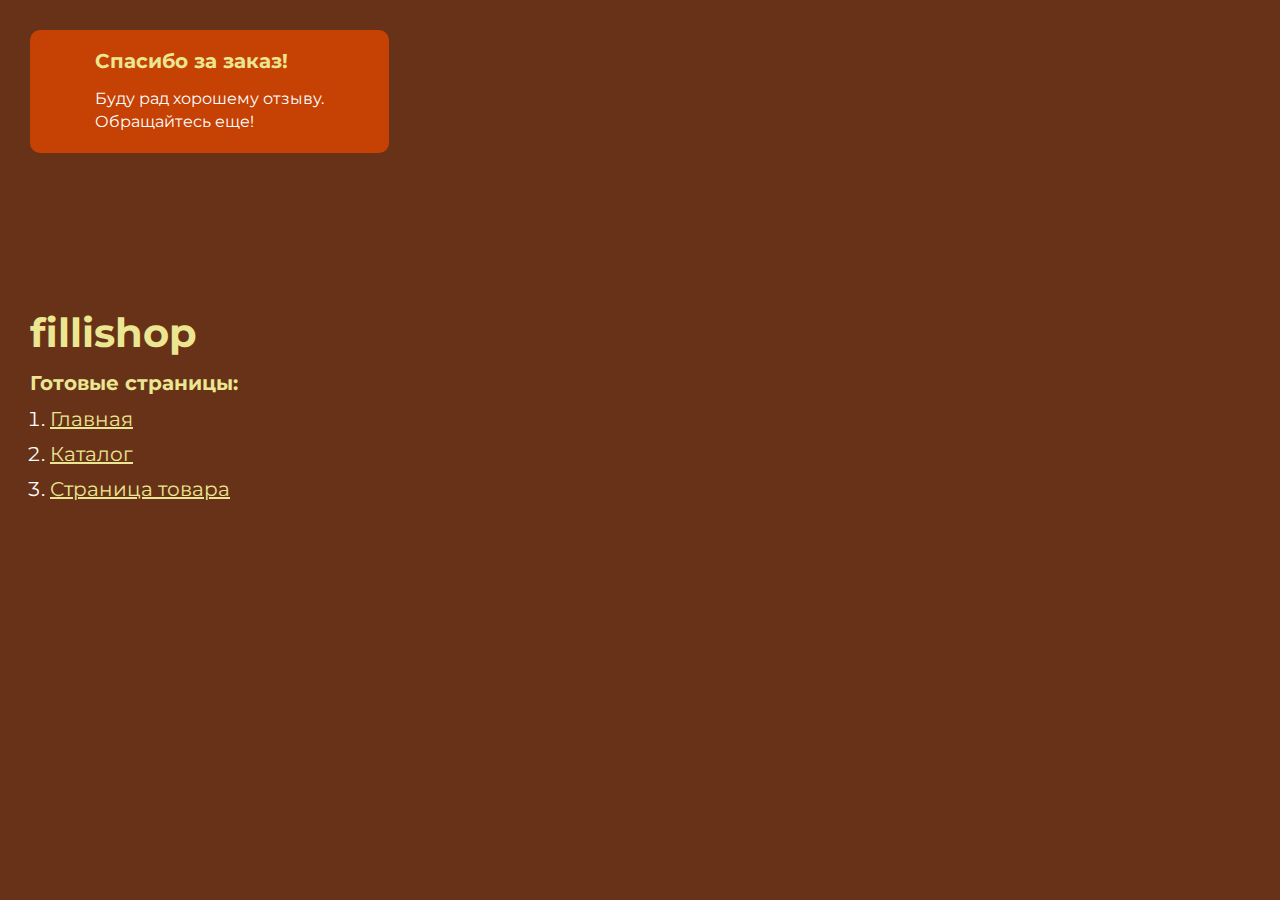
<file: index.html>
<!DOCTYPE html>
<html>

<head>
	<meta charset="UTF-8" />
	<meta name="viewport" content="width=device-width, initial-scale=1.0" />
	<title>fillishop</title>
	<link rel="icon" href="img/favicon.svg" type="image/svg+xml" />
</head>

<body>
	<div class="rootpage">
		<div class="rootpage__tnx">
			<h2>Спасибо за заказ!</h2>
			<p>Буду рад хорошему отзыву.</p>
			<p>Обращайтесь еще!</p>
		</div>

		<h1>fillishop</h1>

		<h2>Готовые страницы:</h2>
		<ol class="rootpage__list">
			<li><a target="_blank" href="home.html">Главная</a></li>
			<li><a target="_blank" href="catalog.html">Каталог</a></li>
			<li><a target="_blank" href="product.html">Страница товара</a></li>
		</ol>
		<!-- <h2>Попапы:</h2>
      <ol class="rootpage__list">
        <li><a target="_blank" href="home.html#"></a></li>
      </ol> -->
	</div>
</body>
<style>
	@charset "UTF-8";
	@import url('https://fonts.googleapis.com/css?family=Montserrat:regular,700&display=swap');

	*,
	*::before,
	*::after {
		padding: 0px;
		margin: 0px;
		border: 0px;
		box-sizing: border-box;
	}

	html,
	body {
		height: 100%;
		margin: 0;
		padding: 0;
		min-width: 320px;
		width: 100%;
		color: #fff;
		background-color: #683218;
	}

	body {
		font-family: Montserrat;
		font-size: 100%;
		line-height: 1;
		font-size: 1rem;
	}

	a {
		text-decoration: underline;
		color: #ebe691;
	}

	a:visited {
		text-decoration: underline;
		color: #aaa768;
	}

	a:hover {
		text-decoration: none;
	}

	ul li {
		list-style: none;
	}

	img {
		vertical-align: top;
	}

	.wrapper {
		width: 100%;
		min-height: 100%;
		overflow: hidden;
	}

	.rootpage {
		padding: 30px;
		display: flex;
		flex-direction: column;
		align-items: flex-start;
	}

	@media (max-width: 767px) {
		.rootpage {
			padding: 30px 15px;
		}
	}

	h1 {
		color: #ebe691;
		font-size: 2.5rem;
		margin: 0px 0px 1.25rem 0px;
	}

	@media (max-width: 767px) {
		h1 {
			font-size: 1.85rem;
			margin: 0px 0px 1.25rem 0px;
		}
	}

	h2 {
		color: #ebe691;
		font-size: 1.25rem;
		margin: 0px 0px 1rem 0px;
	}

	@media (max-width: 767px) {
		h2 {
			font-size: 1.125rem;
			margin: 0px 0px 1rem 0px;
		}
	}

	li {
		font-size: 20px;
	}

	.rootpage__info {
		line-height: 140%;
		margin: 0px 0px 1.5rem 0px;
	}

	.rootpage__list {
		margin: 0px 0px 2.25rem 1.25rem;
	}

	.rootpage__list li:not(:last-child) {
		margin: 0px 0px 15px 0px;
	}

	.rootpage__contacts,
	.rootpage__tnx {
		border-radius: 10px;
		padding: 20px 65px;
		line-height: 140%;
	}

	@media (max-width: 767px) {

		.rootpage__contacts,
		.rootpage__tnx {
			border-radius: 10px;
			padding: 20px;
		}
	}

	.rootpage__contacts {
		background: #32b5a4;
	}

	.rootpage__contacts a {
		color: #ebe691;
	}

	.rootpage__tnx {
		background: #c54104;
		margin: 0px 0px 10rem 0px;
	}
</style>

</html>
</file>
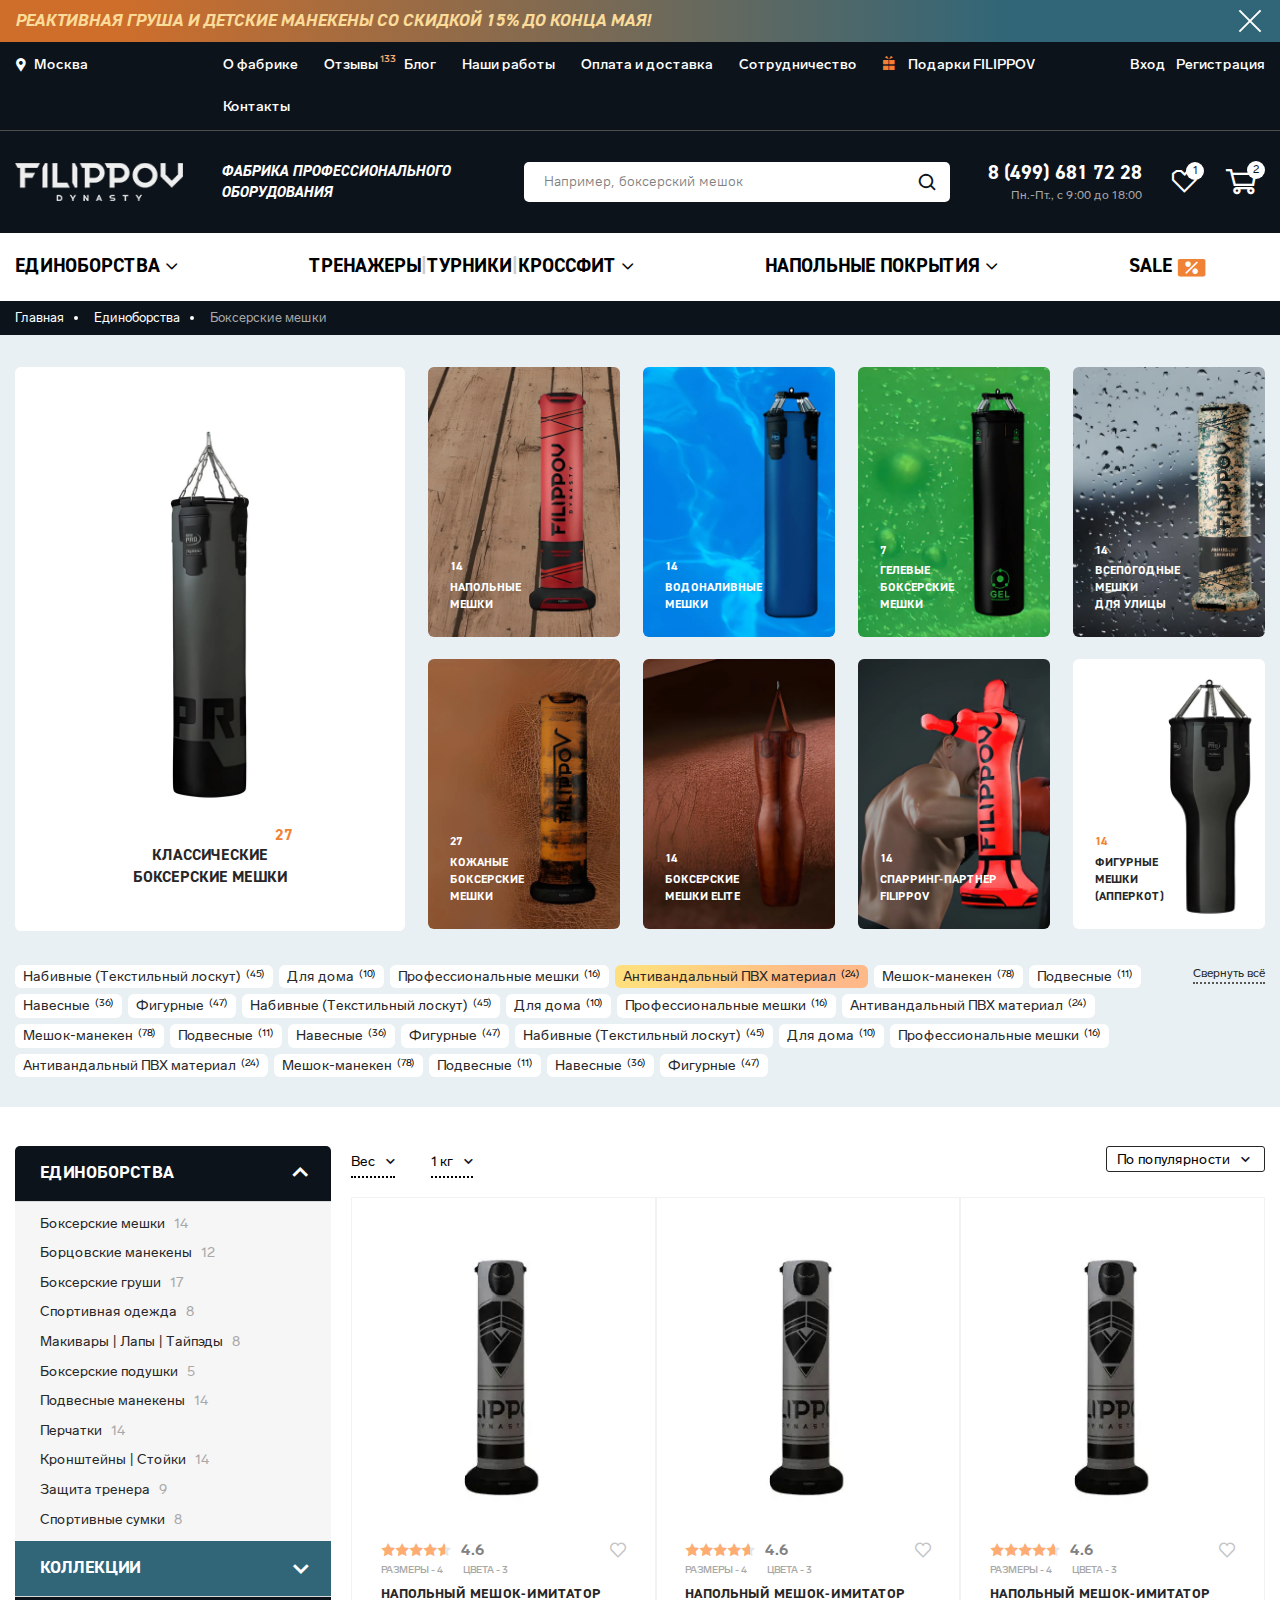
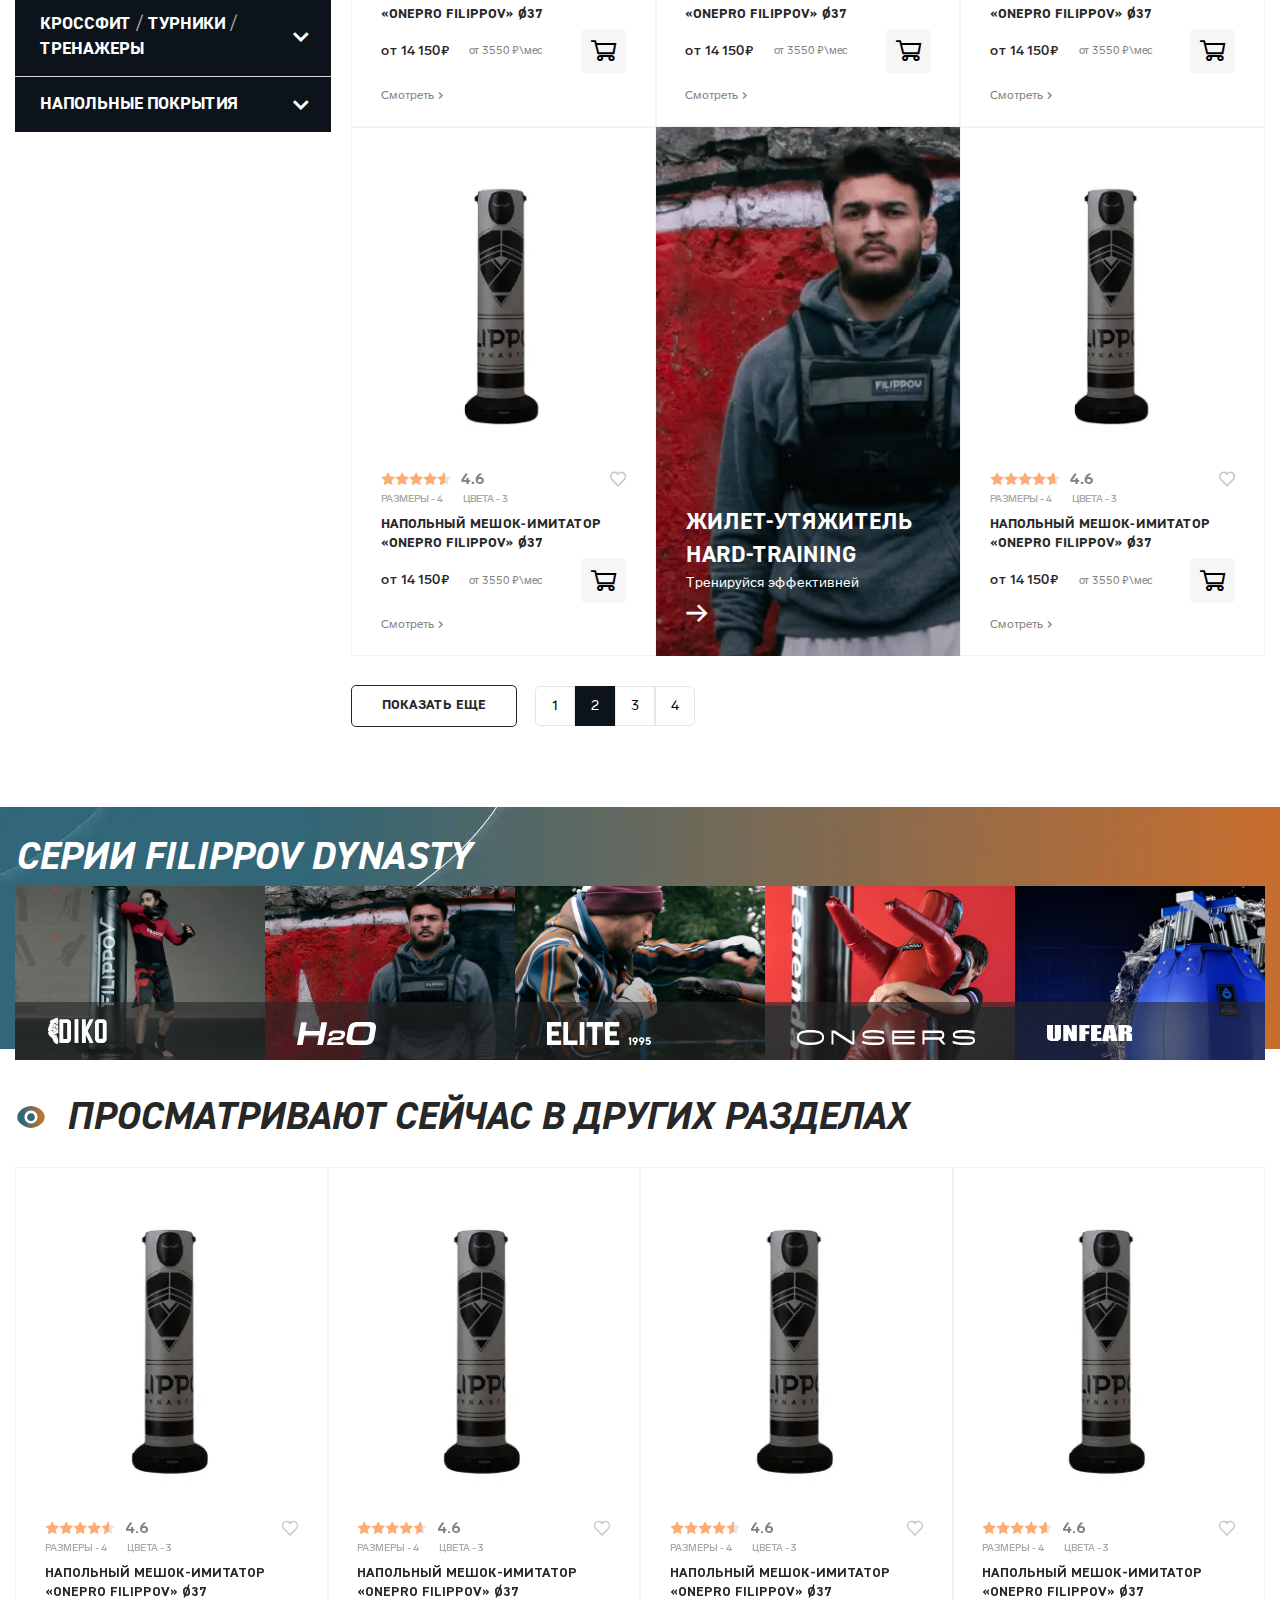
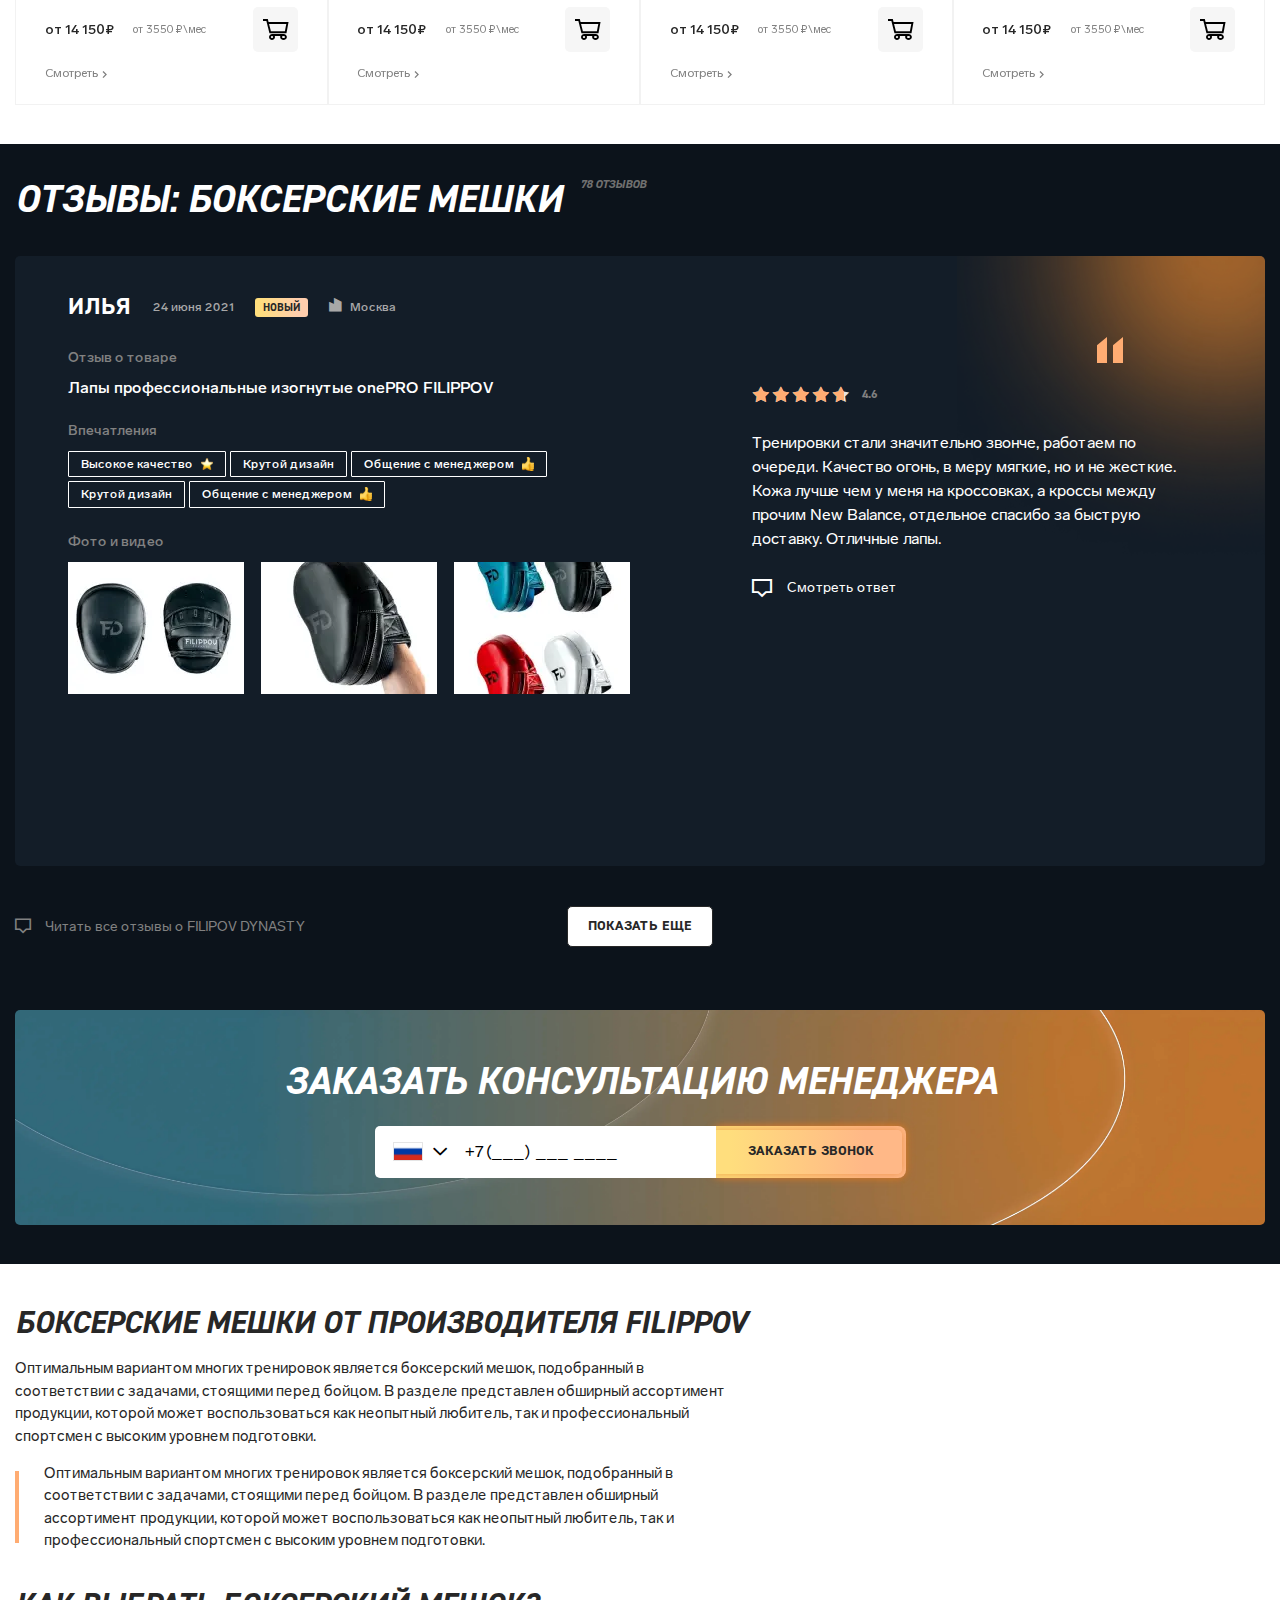
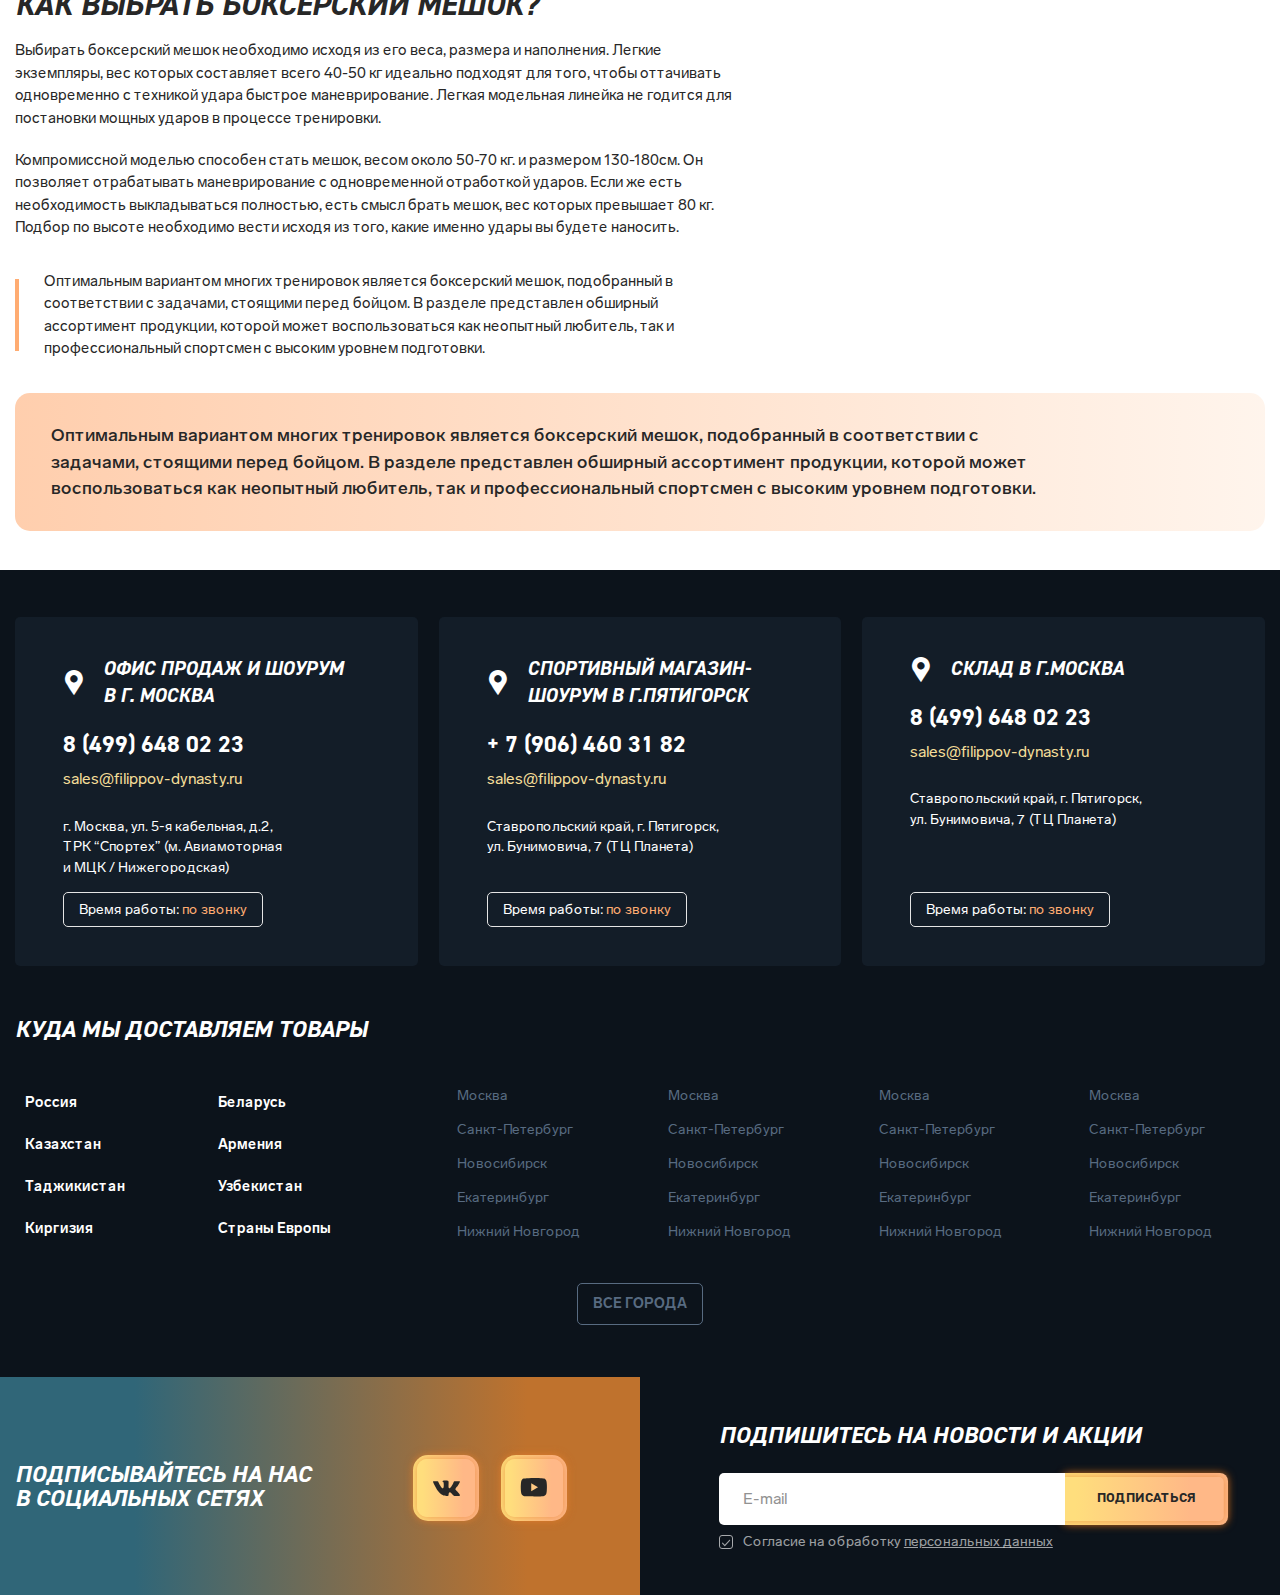
<file: catalog.html>
<!DOCTYPE html>
<html lang="ru">

<head>
	<title>Главная</title>
	<meta charset="UTF-8" />
	<meta name="format-detection" content="telephone=no" />
	<!-- <style>body{opacity: 0;}</style> -->
	<link rel="stylesheet" href="css/style.min.css?_v=20221007141134" />
	<link rel="icon" href="img/favicon.svg" type="image/svg+xml" />
	<!-- <meta name="robots" content="noindex, nofollow"> -->
	<meta name="viewport" content="width=device-width, initial-scale=1.0" />
</head>

<body>
	<div class="wrapper">
		<header class="header">
			<div class="header__wrapper">
				<div class="header__top top-header">
					<div class="top-header__container">
						<p class="top-header__text">Реактивная груша и детские манекены со скидкой 15% до конца мая!</p>
						<button class="top-header__close" type="button" class="button"></button>
					</div>
				</div>
				<div class="header__middle middle-header">
					<div class="middle-header__container">
						<div class="middle-header__top top-middle-header">
							<div data-da=".menu-header-list, 767, last" class="top-middle-header__location _icon-locate">
								<a href="#" class="top-middle-header__location-link">Москва</a>
							</div>
							<nav class="top-middle-header__menu">
								<ul data-da=".menu__body, 991" class="menu-header-list">
									<li class="menu-header-list__item">
										<a href="catalog.html" class="menu-header-list__link"> О фабрике </a>
									</li>
									<li class="menu-header-list__item menu-header-list__item_comments">
										<a href="catalog.html" class="menu-header-list__link"> Отзывы</a>
										<span id="comments-value">133</span>
									</li>
									<li class="menu-header-list__item">
										<a href="catalog.html" class="menu-header-list__link"> Блог </a>
									</li>
									<li class="menu-header-list__item">
										<a href="catalog.html" class="menu-header-list__link"> Наши работы </a>
									</li>
									<li class="menu-header-list__item">
										<a href="catalog.html" class="menu-header-list__link"> Оплата и доставка </a>
									</li>
									<li class="menu-header-list__item">
										<a href="catalog.html" class="menu-header-list__link"> Сотрудничество </a>
									</li>
									<li class="menu-header-list__item menu-header-list__item_presents _icon-present">
										<a href="catalog.html" class="menu-header-list__link"> Подарки FILIPPOV </a>
									</li>
									<li class="menu-header-list__item">
										<a href="catalog.html" class="menu-header-list__link"> Контакты </a>
									</li>
								</ul>
							</nav>
							<div class="top-middle-header__authorization">
								<a href="#" class="top-middle-header__login">Вход</a>
								<a href="#" class="top-middle-header__registration">Регистрация</a>
							</div>

							<button class="top-middle-header__search _icon-search"></button>
						</div>
						<div class="middle-header__main main-middle-header">
							<div class="main-middle-header__menu menu">
								<div class="menu__icon-wrapper">
									<button type="button" class="menu__icon icon-menu"><span></span></button>
								</div>
								<nav class="menu__body">
									<button class="menu__catalog-button _icon-arrow-right">Каталог</button>
								</nav>
								<div class="menu__sub-list"></div>
							</div>

							<div class="main-middle-header__logo">
								<a href="index.html">
									<picture><source srcset="img/logo.webp" type="image/webp"><img src="img/logo.png" alt="Filippov" /></picture>
								</a>
							</div>
							<div class="main-middle-header__tagline">
								<p>Фабрика профессионального оборудования</p>
							</div>
							<form action="#" class="main-middle-header__search">
								<input enterkeyhint="search" type="text" placeholder="Например, боксерский мешок" class="main-middle-header__input" />
								<button type="submit" class="main-middle-header__search-button _icon-search"></button>
							</form>
							<div class="main-middle-header__map">
								<div class="main-middle-header__call">
									<a href="tel:84996817228" class="main-middle-header__call-phone _icon-phone">
										<p>8 (499) 681 72 28</p>
									</a>
									<p class="main-middle-header__call-date">Пн.-Пт., с 9:00 до 18:00</p>
								</div>
								<button type="button" class="main-middle-header__like _icon-like">
									<span>1</span>
								</button>
								<button type="button" class="main-middle-header__cart _icon-cart">
									<span>2</span>
								</button>
							</div>
						</div>
					</div>
				</div>
				<div class="header__bottom bottom-header">
					<div class="bottom-header__container">
						<div class="bottom-header__inner">
							<button class="bottom-header__back _icon-arrow-right">Назад</button>
							<button data-content="1" class="bottom-header__item _icon-arrow-spoiler-bottom">
								Единоборства
							</button>
							<button data-content="2" class="bottom-header__item _icon-arrow-spoiler-bottom">
								Кроссфит <span>|</span> Турники <span>|</span> Тренажеры
							</button>
							<button data-content="3" class="bottom-header__item _icon-arrow-spoiler-bottom">
								Напольные покрытия
							</button>
							<button data-content="4" class="bottom-header__item bottom-header__item_sale _icon-sale">
								SALE
							</button>
						</div>
					</div>
				</div>
			</div>
			<div data-da=".menu__sub-list, 991" class="header__bottom-menu bottom-menu">
				<div data-content="1" class="bottom-menu__item item-bottom-menu">
					<button class="bottom-menu__back _icon-arrow-right">Назад</button>
					<div class="item-bottom-menu__container">
						<nav class="item-bottom-menu__nav">
							<ul class="item-bottom-menu__list">
								<li class="item-bottom-menu__item">
									<a href="catalog.html" class="item-bottom-menu__link"> Бокс </a>
								</li>
								<li class="item-bottom-menu__item">
									<a href="catalog.html" class="item-bottom-menu__link"> Кикбоксинг </a>
								</li>
								<li class="item-bottom-menu__item">
									<a href="catalog.html" class="item-bottom-menu__link"> Тайский бокс </a>
								</li>
								<li class="item-bottom-menu__item">
									<a href="catalog.html" class="item-bottom-menu__link"> Бразильское Джиу-Джитсу </a>
								</li>
								<li class="item-bottom-menu__item">
									<a href="catalog.html" class="item-bottom-menu__link"> Самбо </a>
								</li>
								<li class="item-bottom-menu__item">
									<a href="catalog.html" class="item-bottom-menu__link"> Тайский бокс </a>
								</li>
								<li class="item-bottom-menu__item">
									<a href="catalog.html" class="item-bottom-menu__link"> Кикбоксинг </a>
								</li>
							</ul>
						</nav>
					</div>
				</div>
				<div data-content="2" class="bottom-menu__item item-bottom-menu">
					<button class="bottom-menu__back _icon-arrow-right">Назад</button>
					<div class="bottom-menu__container">
						<nav class="item-bottom-menu__nav">
							<ul class="item-bottom-menu__list">
								<li class="item-bottom-menu__item">
									<a href="catalog.html" class="item-bottom-menu__link"> Бразильское Джиу-Джитсу </a>
								</li>
								<li class="item-bottom-menu__item">
									<a href="catalog.html" class="item-bottom-menu__link"> Самбо </a>
								</li>
								<li class="item-bottom-menu__item">
									<a href="catalog.html" class="item-bottom-menu__link"> Тайский бокс </a>
								</li>
								<li class="item-bottom-menu__item">
									<a href="catalog.html" class="item-bottom-menu__link"> Кикбоксинг </a>
								</li>
								<li class="item-bottom-menu__item">
									<a href="catalog.html" class="item-bottom-menu__link"> Самбо </a>
								</li>
								<li class="item-bottom-menu__item">
									<a href="catalog.html" class="item-bottom-menu__link"> Тайский бокс </a>
								</li>
								<li class="item-bottom-menu__item">
									<a href="catalog.html" class="item-bottom-menu__link"> Кикбоксинг </a>
								</li>
								<li class="item-bottom-menu__item">
									<a href="catalog.html" class="item-bottom-menu__link"> Бокс </a>
								</li>
								<li class="item-bottom-menu__item">
									<a href="catalog.html" class="item-bottom-menu__link"> Кикбоксинг </a>
								</li>
								<li class="item-bottom-menu__item">
									<a href="catalog.html" class="item-bottom-menu__link"> Тайский бокс </a>
								</li>
							</ul>
						</nav>
					</div>
				</div>
				<div data-content="3" class="bottom-menu__item item-bottom-menu">
					<button class="bottom-menu__back _icon-arrow-right">Назад</button>
					<div class="bottom-menu__container">
						<nav class="item-bottom-menu__nav">
							<ul class="item-bottom-menu__list">
								<li class="item-bottom-menu__item">
									<a href="catalog.html" class="item-bottom-menu__link"> Бокс </a>
								</li>
								<li class="item-bottom-menu__item">
									<a href="catalog.html" class="item-bottom-menu__link"> Кикбоксинг </a>
								</li>
								<li class="item-bottom-menu__item">
									<a href="catalog.html" class="item-bottom-menu__link"> Тайский бокс </a>
								</li>
							</ul>
						</nav>
					</div>
				</div>
				<div data-content="4" class="bottom-menu__item item-bottom-menu">
					<button class="bottom-menu__back _icon-arrow-right">Назад</button>
					<div class="bottom-menu__container">
						<nav class="item-bottom-menu__nav">
							<ul class="item-bottom-menu__list">
								<li class="item-bottom-menu__item">
									<a href="catalog.html" class="item-bottom-menu__link"> Бразильское Джиу-Джитсу </a>
								</li>
								<li class="item-bottom-menu__item">
									<a href="catalog.html" class="item-bottom-menu__link"> Самбо </a>
								</li>
								<li class="item-bottom-menu__item">
									<a href="catalog.html" class="item-bottom-menu__link"> Тайский бокс </a>
								</li>
								<li class="item-bottom-menu__item">
									<a href="catalog.html" class="item-bottom-menu__link"> Бразильское Джиу-Джитсу </a>
								</li>
								<li class="item-bottom-menu__item">
									<a href="catalog.html" class="item-bottom-menu__link"> Самбо </a>
								</li>
								<li class="item-bottom-menu__item">
									<a href="catalog.html" class="item-bottom-menu__link"> Тайский бокс </a>
								</li>
								<li class="item-bottom-menu__item">
									<a href="catalog.html" class="item-bottom-menu__link"> Бразильское Джиу-Джитсу </a>
								</li>
								<li class="item-bottom-menu__item">
									<a href="catalog.html" class="item-bottom-menu__link"> Самбо </a>
								</li>
								<li class="item-bottom-menu__item">
									<a href="catalog.html" class="item-bottom-menu__link"> Тайский бокс </a>
								</li>
								<li class="item-bottom-menu__item">
									<a href="catalog.html" class="item-bottom-menu__link"> Кикбоксинг </a>
								</li>

								<li class="item-bottom-menu__item">
									<a href="catalog.html" class="item-bottom-menu__link"> Бокс </a>
								</li>
								<li class="item-bottom-menu__item">
									<a href="catalog.html" class="item-bottom-menu__link"> Кикбоксинг </a>
								</li>
								<li class="item-bottom-menu__item">
									<a href="catalog.html" class="item-bottom-menu__link"> Тайский бокс </a>
								</li>
							</ul>
						</nav>
					</div>
				</div>
			</div>
		</header>

		<main class="page">
			<div class="page__breadcrumps">
				<div class="breadcrumps-block">
					<div class="breadcrumps-block__container">
						<div class="breadcrumps-block__inner">
							<a href="home.html" class="breadcrumps-block__past">Главная</a>
							<a href="catalog.html" class="breadcrumps-block__past">Единоборства</a>

							<span class="breadcrumps-block__active">Боксерские мешки</span>
						</div>
					</div>
				</div>
			</div>
			<div class="page__catalog-menu catalog-menu">
				<div class="catalog-menu__container">
					<div class="catalog-menu__inner">
						<a href="product.html" class="catalog-menu__main-card main-card-menu">
							<picture><source srcset="img/catalog/catalog-menu/main-1.webp" type="image/webp"><img src="img/catalog/catalog-menu/main-1.jpg" alt="Картинка" class="main-card-menu__image background-image" /></picture>
							<h4 class="main-card-menu__title">
								Классические <br />
								боксерские мешки
							</h4>
						</a>
						<div class="catalog-menu__sub-cards">
							<a href="product.html" class="catalog-menu__sub-card sub-menu-card">
								<picture><source srcset="img/catalog/catalog-menu/1.webp" type="image/webp"><img src="img/catalog/catalog-menu/1.jpg" alt="Картинка" class="sub-menu-card__image background-image" /></picture>

								<div class="sub-menu-card__content">
									<p class="sub-menu-card__value">14</p>
									<p class="sub-menu-card__title">
										Напольные <br />
										мешки
									</p>
								</div>
							</a>
							<a href="product.html" class="catalog-menu__sub-card sub-menu-card">
								<picture><source srcset="img/catalog/catalog-menu/2.webp" type="image/webp"><img src="img/catalog/catalog-menu/2.jpg" alt="Картинка" class="sub-menu-card__image background-image" /></picture>

								<div class="sub-menu-card__content">
									<p class="sub-menu-card__value">14</p>
									<p class="sub-menu-card__title">
										Водоналивные <br />
										мешки
									</p>
								</div>
							</a>
							<a href="product.html" class="catalog-menu__sub-card sub-menu-card">
								<picture><source srcset="img/catalog/catalog-menu/3.webp" type="image/webp"><img src="img/catalog/catalog-menu/3.jpg" alt="Картинка" class="sub-menu-card__image background-image" /></picture>

								<div class="sub-menu-card__content">
									<p class="sub-menu-card__value">7</p>
									<p class="sub-menu-card__title">
										Гелевые <br />
										боксерские <br />
										мешки
									</p>
								</div>
							</a>
							<a href="product.html" class="catalog-menu__sub-card sub-menu-card">
								<picture><source srcset="img/catalog/catalog-menu/4.webp" type="image/webp"><img src="img/catalog/catalog-menu/4.jpg" alt="Картинка" class="sub-menu-card__image background-image" /></picture>

								<div class="sub-menu-card__content">
									<p class="sub-menu-card__value">14</p>
									<p class="sub-menu-card__title">
										Всепогодные <br />
										мешки <br />
										для улицы
									</p>
								</div>
							</a>

							<a href="product.html" class="catalog-menu__sub-card sub-menu-card">
								<picture><source srcset="img/catalog/catalog-menu/5.webp" type="image/webp"><img src="img/catalog/catalog-menu/5.jpg" alt="Картинка" class="sub-menu-card__image background-image" /></picture>

								<div class="sub-menu-card__content">
									<p class="sub-menu-card__value">27</p>
									<p class="sub-menu-card__title">
										кожаные <br />
										боксерские <br />
										мешки
									</p>
								</div>
							</a>
							<a href="product.html" class="catalog-menu__sub-card sub-menu-card">
								<picture><source srcset="img/catalog/catalog-menu/6.webp" type="image/webp"><img src="img/catalog/catalog-menu/6.jpg" alt="Картинка" class="sub-menu-card__image background-image" /></picture>

								<div class="sub-menu-card__content">
									<p class="sub-menu-card__value">14</p>
									<p class="sub-menu-card__title">
										Боксерские <br />
										мешки ELITE
									</p>
								</div>
							</a>
							<a href="product.html" class="catalog-menu__sub-card sub-menu-card">
								<picture><source srcset="img/catalog/catalog-menu/7.webp" type="image/webp"><img src="img/catalog/catalog-menu/7.jpg" alt="Картинка" class="sub-menu-card__image background-image" /></picture>

								<div class="sub-menu-card__content">
									<p class="sub-menu-card__value">14</p>
									<p class="sub-menu-card__title">
										Спарринг-партнер <br />
										FILIPPOV
									</p>
								</div>
							</a>
							<a href="product.html" class="catalog-menu__sub-card sub-menu-card">
								<picture><source srcset="img/catalog/catalog-menu/8.webp" type="image/webp"><img src="img/catalog/catalog-menu/8.jpg" alt="Картинка" class="sub-menu-card__image background-image" /></picture>

								<div class="sub-menu-card__content">
									<p class="sub-menu-card__value sub-menu-card__value_mod">14</p>
									<p class="sub-menu-card__title sub-menu-card__title_mod">
										фигурные <br />
										мешки <br />
										(апперкот)
									</p>
								</div>
							</a>
						</div>
					</div>
				</div>
			</div>
			<div class="page__catalog-points catalog-points">
				<div class="catalog-points__container">
					<div class="catalog-points__inner">
						<div class="catalog-points__items">
							<button type="button" class="catalog-points__item">
								<span class="catalog-points__item-text">Набивные (Текстильный лоскут)</span>
								<span class="catalog-points__item-value">(45)</span>
							</button>
							<button type="button" class="catalog-points__item">
								<span class="catalog-points__item-text">Для дома</span>
								<span class="catalog-points__item-value">(10)</span>
							</button>
							<button type="button" class="catalog-points__item">
								<span class="catalog-points__item-text">Профессиональные мешки</span>
								<span class="catalog-points__item-value">(16)</span>
							</button>
							<button type="button" class="catalog-points__item _active">
								<span class="catalog-points__item-text">Антивандальный ПВХ материал</span>
								<span class="catalog-points__item-value">(24)</span>
							</button>
							<button type="button" class="catalog-points__item">
								<span class="catalog-points__item-text">Мешок-манекен</span>
								<span class="catalog-points__item-value">(78)</span>
							</button>
							<button type="button" class="catalog-points__item">
								<span class="catalog-points__item-text">Подвесные</span>
								<span class="catalog-points__item-value">(11)</span>
							</button>
							<button type="button" class="catalog-points__item">
								<span class="catalog-points__item-text">Навесные</span>
								<span class="catalog-points__item-value">(36)</span>
							</button>
							<button type="button" class="catalog-points__item">
								<span class="catalog-points__item-text">Фигурные</span>
								<span class="catalog-points__item-value">(47)</span>
							</button>

							<button type="button" class="catalog-points__item">
								<span class="catalog-points__item-text">Набивные (Текстильный лоскут)</span>
								<span class="catalog-points__item-value">(45)</span>
							</button>
							<button type="button" class="catalog-points__item">
								<span class="catalog-points__item-text">Для дома</span>
								<span class="catalog-points__item-value">(10)</span>
							</button>
							<button type="button" class="catalog-points__item">
								<span class="catalog-points__item-text">Профессиональные мешки</span>
								<span class="catalog-points__item-value">(16)</span>
							</button>
							<button type="button" class="catalog-points__item">
								<span class="catalog-points__item-text">Антивандальный ПВХ материал</span>
								<span class="catalog-points__item-value">(24)</span>
							</button>
							<button type="button" class="catalog-points__item">
								<span class="catalog-points__item-text">Мешок-манекен</span>
								<span class="catalog-points__item-value">(78)</span>
							</button>
							<button type="button" class="catalog-points__item">
								<span class="catalog-points__item-text">Подвесные</span>
								<span class="catalog-points__item-value">(11)</span>
							</button>
							<button type="button" class="catalog-points__item">
								<span class="catalog-points__item-text">Навесные</span>
								<span class="catalog-points__item-value">(36)</span>
							</button>
							<button type="button" class="catalog-points__item">
								<span class="catalog-points__item-text">Фигурные</span>
								<span class="catalog-points__item-value">(47)</span>
							</button>

							<button type="button" class="catalog-points__item">
								<span class="catalog-points__item-text">Набивные (Текстильный лоскут)</span>
								<span class="catalog-points__item-value">(45)</span>
							</button>
							<button type="button" class="catalog-points__item">
								<span class="catalog-points__item-text">Для дома</span>
								<span class="catalog-points__item-value">(10)</span>
							</button>
							<button type="button" class="catalog-points__item">
								<span class="catalog-points__item-text">Профессиональные мешки</span>
								<span class="catalog-points__item-value">(16)</span>
							</button>
							<button type="button" class="catalog-points__item">
								<span class="catalog-points__item-text">Антивандальный ПВХ материал</span>
								<span class="catalog-points__item-value">(24)</span>
							</button>
							<button type="button" class="catalog-points__item">
								<span class="catalog-points__item-text">Мешок-манекен</span>
								<span class="catalog-points__item-value">(78)</span>
							</button>
							<button type="button" class="catalog-points__item">
								<span class="catalog-points__item-text">Подвесные</span>
								<span class="catalog-points__item-value">(11)</span>
							</button>
							<button type="button" class="catalog-points__item">
								<span class="catalog-points__item-text">Навесные</span>
								<span class="catalog-points__item-value">(36)</span>
							</button>
							<button type="button" class="catalog-points__item">
								<span class="catalog-points__item-text">Фигурные</span>
								<span class="catalog-points__item-value">(47)</span>
							</button>
						</div>
						<button class="catalog-points__show-button">Свернуть всё</button>
					</div>
				</div>
			</div>
			<div class="page__catalog-body catalog-body">
				<div class="catalog-body__container">
					<div class="catalog-body__inner">
						<div class="catalog-body__filters filters-catalog">
							<div data-spollers class="filters-catalog__spollers">
								<div class="filters-catalog__item">
									<button type="button" data-spoller class="filters-catalog__title filters-catalog__title_first _icon-arrow-watch _spoller-active">
										<span>Единоборства</span>
									</button>
									<div class="filters-catalog__body">
										<ul class="filters-catalog__list">
											<li class="filters-catalog__list-item">
												<a href="#" class="filters-catalog__link">
													<span>Боксерские мешки</span>
													<span class="filters-catalog__link-value">14</span>
												</a>
											</li>

											<li class="filters-catalog__list-item">
												<a href="#" class="filters-catalog__link">
													<span>Борцовские манекены</span>
													<span class="filters-catalog__link-value">12</span>
												</a>
											</li>

											<li class="filters-catalog__list-item">
												<a href="#" class="filters-catalog__link">
													<span>Боксерские груши</span>
													<span class="filters-catalog__link-value">17</span>
												</a>
											</li>

											<li class="filters-catalog__list-item">
												<a href="#" class="filters-catalog__link">
													<span>Спортивная одежда</span>
													<span class="filters-catalog__link-value">8</span>
												</a>
											</li>

											<li class="filters-catalog__list-item">
												<a href="#" class="filters-catalog__link">
													<span>Макивары | Лапы | Тайпэды</span>
													<span class="filters-catalog__link-value">8</span>
												</a>
											</li>

											<li class="filters-catalog__list-item">
												<a href="#" class="filters-catalog__link">
													<span>Боксерские подушки</span>
													<span class="filters-catalog__link-value">5</span>
												</a>
											</li>

											<li class="filters-catalog__list-item">
												<a href="#" class="filters-catalog__link">
													<span>Подвесные манекены</span>
													<span class="filters-catalog__link-value">14</span>
												</a>
											</li>

											<li class="filters-catalog__list-item">
												<a href="#" class="filters-catalog__link">
													<span>Перчатки</span>
													<span class="filters-catalog__link-value">14</span>
												</a>
											</li>

											<li class="filters-catalog__list-item">
												<a href="#" class="filters-catalog__link">
													<span>Кронштейны | Стойки</span>
													<span class="filters-catalog__link-value">14</span>
												</a>
											</li>

											<li class="filters-catalog__list-item">
												<a href="#" class="filters-catalog__link">
													<span>Защита тренера</span>
													<span class="filters-catalog__link-value">9</span>
												</a>
											</li>

											<li class="filters-catalog__list-item">
												<a href="#" class="filters-catalog__link">
													<span> Спортивные сумки</span>
													<span class="filters-catalog__link-value">8</span>
												</a>
											</li>
										</ul>
									</div>
								</div>
								<div class="filters-catalog__item">
									<button type="button" data-spoller class="filters-catalog__title filters-catalog__title_mod _icon-arrow-watch">
										<span>Коллекции</span>
									</button>
									<div class="filters-catalog__body">
										<ul class="filters-catalog__list">
											<li class="filters-catalog__list-item">
												<a href="#" class="filters-catalog__link">
													<span>Гелевые мешки и груши GEL FILIPPOV</span>
												</a>
											</li>

											<li class="filters-catalog__list-item">
												<a href="#" class="filters-catalog__link">
													<span>Серия DIKO FILIPPOV</span>
												</a>
											</li>
											<li class="filters-catalog__list-item">
												<a href="#" class="filters-catalog__link">
													<span>Серия onePRO FILIPPOV</span>
												</a>
											</li>

											<li class="filters-catalog__list-item">
												<a href="#" class="filters-catalog__link">
													<span>Серия H2O FILIPPOV</span>
												</a>
											</li>

											<li class="filters-catalog__list-item">
												<a href="#" class="filters-catalog__link">
													<span>Серия Street Kick FILIPPOV</span>
												</a>
											</li>

											<li class="filters-catalog__list-item">
												<a href="#" class="filters-catalog__link">
													<span>Серия ELITE 1995 FILIPPOV</span>
												</a>
											</li>

											<li class="filters-catalog__list-item">
												<a href="#" class="filters-catalog__link">
													<span>Серия ONSERS FILIPPOV</span>
												</a>
											</li>

											<li class="filters-catalog__list-item">
												<a href="#" class="filters-catalog__link">
													<span>Серия UNFEAR FILIPPOV</span>
												</a>
											</li>

											<li class="filters-catalog__list-item">
												<a href="#" class="filters-catalog__link">
													<span>Уличные мешки, груши, подушки</span>
												</a>
											</li>

											<li class="filters-catalog__list-item">
												<a href="#" class="filters-catalog__link">
													<span>Напольные мешки и груши SMART FIGHT</span>
												</a>
											</li>

											<li class="filters-catalog__list-item">
												<a href="#" class="filters-catalog__link">
													<span>OUTLET</span>
												</a>
											</li>
										</ul>
									</div>
								</div>
								<div class="filters-catalog__item">
									<button type="button" data-spoller class="filters-catalog__title _icon-arrow-watch">
										<span>Кроссфит <span class="filters-catalog__title-decor">/</span> Турники
											<span class="filters-catalog__title-decor">/</span> Тренажеры</span>
									</button>
									<div class="filters-catalog__body">
										<ul class="filters-catalog__list">
											<li class="filters-catalog__list-item">
												<a href="#" class="filters-catalog__link">
													<span>Боксерские мешки</span>
													<span class="filters-catalog__link-value">14</span>
												</a>
											</li>

											<li class="filters-catalog__list-item">
												<a href="#" class="filters-catalog__link">
													<span>Борцовские манекены</span>
													<span class="filters-catalog__link-value">12</span>
												</a>
											</li>

											<li class="filters-catalog__list-item">
												<a href="#" class="filters-catalog__link">
													<span>Боксерские груши</span>
													<span class="filters-catalog__link-value">17</span>
												</a>
											</li>

											<li class="filters-catalog__list-item">
												<a href="#" class="filters-catalog__link">
													<span>Спортивная одежда</span>
													<span class="filters-catalog__link-value">8</span>
												</a>
											</li>

											<li class="filters-catalog__list-item">
												<a href="#" class="filters-catalog__link">
													<span>Макивары | Лапы | Тайпэды</span>
													<span class="filters-catalog__link-value">8</span>
												</a>
											</li>

											<li class="filters-catalog__list-item">
												<a href="#" class="filters-catalog__link">
													<span>Боксерские подушки</span>
													<span class="filters-catalog__link-value">5</span>
												</a>
											</li>

											<li class="filters-catalog__list-item">
												<a href="#" class="filters-catalog__link">
													<span>Подвесные манекены</span>
													<span class="filters-catalog__link-value">14</span>
												</a>
											</li>

											<li class="filters-catalog__list-item">
												<a href="#" class="filters-catalog__link">
													<span>Перчатки</span>
													<span class="filters-catalog__link-value">14</span>
												</a>
											</li>

											<li class="filters-catalog__list-item">
												<a href="#" class="filters-catalog__link">
													<span>Кронштейны | Стойки</span>
													<span class="filters-catalog__link-value">14</span>
												</a>
											</li>

											<li class="filters-catalog__list-item">
												<a href="#" class="filters-catalog__link">
													<span>Защита тренера</span>
													<span class="filters-catalog__link-value">9</span>
												</a>
											</li>

											<li class="filters-catalog__list-item">
												<a href="#" class="filters-catalog__link">
													<span> Спортивные сумки</span>
													<span class="filters-catalog__link-value">8</span>
												</a>
											</li>
										</ul>
									</div>
								</div>
								<div class="filters-catalog__item">
									<button type="button" data-spoller class="filters-catalog__title _icon-arrow-watch">
										<span>напольные покрытия</span>
									</button>
									<div class="filters-catalog__body">
										<ul class="filters-catalog__list">
											<li class="filters-catalog__list-item">
												<a href="#" class="filters-catalog__link">
													<span>Гелевые мешки и груши GEL FILIPPOV</span>
												</a>
											</li>

											<li class="filters-catalog__list-item">
												<a href="#" class="filters-catalog__link">
													<span>Серия DIKO FILIPPOV</span>
												</a>
											</li>
											<li class="filters-catalog__list-item">
												<a href="#" class="filters-catalog__link">
													<span>Серия onePRO FILIPPOV</span>
												</a>
											</li>

											<li class="filters-catalog__list-item">
												<a href="#" class="filters-catalog__link">
													<span>Серия H2O FILIPPOV</span>
												</a>
											</li>

											<li class="filters-catalog__list-item">
												<a href="#" class="filters-catalog__link">
													<span>Серия Street Kick FILIPPOV</span>
												</a>
											</li>

											<li class="filters-catalog__list-item">
												<a href="#" class="filters-catalog__link">
													<span>Серия ELITE 1995 FILIPPOV</span>
												</a>
											</li>

											<li class="filters-catalog__list-item">
												<a href="#" class="filters-catalog__link">
													<span>Серия ONSERS FILIPPOV</span>
												</a>
											</li>

											<li class="filters-catalog__list-item">
												<a href="#" class="filters-catalog__link">
													<span>Серия UNFEAR FILIPPOV</span>
												</a>
											</li>

											<li class="filters-catalog__list-item">
												<a href="#" class="filters-catalog__link">
													<span>Уличные мешки, груши, подушки</span>
												</a>
											</li>

											<li class="filters-catalog__list-item">
												<a href="#" class="filters-catalog__link">
													<span>Напольные мешки и груши SMART FIGHT</span>
												</a>
											</li>

											<li class="filters-catalog__list-item">
												<a href="#" class="filters-catalog__link">
													<span>OUTLET</span>
												</a>
											</li>
										</ul>
									</div>
								</div>
							</div>
						</div>
						<div class="catalog-body__content content-catalog">
							<div class="content-catalog__options">
								<div class="content-catalog__parameters">
									<div class="content-catalog__weight">
										<select name="form[]" class="content-catalog__weight-form">
											<option value="1" selected>Вес</option>
											<option value="2">1 кг</option>
											<option value="3">2 кг</option>
											<option value="4">3 кг</option>
										</select>
									</div>
									<div class="content-catalog__diameter">
										<select name="form[]" class="content-catalog__diameter-form">
											<option value="1">1 кг</option>
											<option value="2">1 кг</option>
											<option value="3">2 кг</option>
											<option value="4">3 кг</option>
										</select>
									</div>
								</div>
								<div class="content-catalog__popularity">
									<select name="form[]" data-class-modif="mod" class="content-catalog__popularity-form">
										<option value="1" selected>По популярности</option>
										<option value="2">1 кг</option>
										<option value="3">2 кг</option>
										<option value="4">3 кг</option>
									</select>
								</div>
							</div>

							<div class="content-catalog__cards">
								<div class="content-catalog__card product-item">
									<div class="product-item__inner">
										<a href="product.html" class="product-item__image-ibg_contain">
											<picture><source srcset="img/product/1.webp" type="image/webp"><img src="img/product/1.jpg" alt="Картинка" /></picture>
										</a>
										<div class="product-item__actions">
											<div class="product-item__rating rating">
												<div class="rating__body">
													<div class="rating__active"></div>
													<div class="rating__items">
														<input type="radio" class="rating__item" value="1" name="rating" />
														<input type="radio" class="rating__item" value="2" name="rating" />
														<input type="radio" class="rating__item" value="3" name="rating" />
														<input type="radio" class="rating__item" value="4" name="rating" />
														<input type="radio" class="rating__item" value="5" name="rating" />
													</div>
												</div>
												<div class="rating__value">4.6</div>
											</div>
											<button class="product-item__like _icon-like-product"></button>
										</div>
										<div class="product-item__properties">
											<p class="product-item__property-size">размеры - 4</p>
											<p class="product-item__property-price">Цвета - 3</p>
										</div>
										<a href="product.html" class="product-item__title">Напольный мешок-имитатор «onePRO FILIPPOV» Ø37</a>

										<div class="product-item__info">
											<a href="product.html" class="product-item__price"> от <span>14 150₽</span> </a>
											<div class="product-item__price-duty"><a href="#">от 3550 ₽\мес</a></div>
											<button class="product-item__cart-button cart-button _icon-cart"></button>
										</div>
										<div class="product-item__watch-inner">
											<div class="product-item__watch-more">
												<a href="product.html" class="_icon-arrow-watch"> Смотреть</a>
											</div>
											<button class="product-item__cart-button-second cart-button _icon-cart"></button>
										</div>
									</div>
								</div>
								<div class="content-catalog__card product-item">
									<div class="product-item__inner">
										<a href="product.html" class="product-item__image-ibg_contain">
											<picture><source srcset="img/product/1.webp" type="image/webp"><img src="img/product/1.jpg" alt="Картинка" /></picture>
										</a>
										<div class="product-item__actions">
											<div class="product-item__rating rating">
												<div class="rating__body">
													<div class="rating__active"></div>
													<div class="rating__items">
														<input type="radio" class="rating__item" value="1" name="rating" />
														<input type="radio" class="rating__item" value="2" name="rating" />
														<input type="radio" class="rating__item" value="3" name="rating" />
														<input type="radio" class="rating__item" value="4" name="rating" />
														<input type="radio" class="rating__item" value="5" name="rating" />
													</div>
												</div>
												<div class="rating__value">4.6</div>
											</div>
											<button class="product-item__like _icon-like-product"></button>
										</div>
										<div class="product-item__properties">
											<p class="product-item__property-size">размеры - 4</p>
											<p class="product-item__property-price">Цвета - 3</p>
										</div>
										<a href="product.html" class="product-item__title">Напольный мешок-имитатор «onePRO FILIPPOV» Ø37</a>

										<div class="product-item__info">
											<a href="product.html" class="product-item__price"> от <span>14 150₽</span> </a>
											<div class="product-item__price-duty"><a href="#">от 3550 ₽\мес</a></div>
											<button class="product-item__cart-button cart-button _icon-cart"></button>
										</div>
										<div class="product-item__watch-inner">
											<div class="product-item__watch-more">
												<a href="product.html" class="_icon-arrow-watch"> Смотреть</a>
											</div>
											<button class="product-item__cart-button-second cart-button _icon-cart"></button>
										</div>
									</div>
								</div>
								<div class="content-catalog__card product-item">
									<div class="product-item__inner">
										<a href="product.html" class="product-item__image-ibg_contain">
											<picture><source srcset="img/product/1.webp" type="image/webp"><img src="img/product/1.jpg" alt="Картинка" /></picture>
										</a>
										<div class="product-item__actions">
											<div class="product-item__rating rating">
												<div class="rating__body">
													<div class="rating__active"></div>
													<div class="rating__items">
														<input type="radio" class="rating__item" value="1" name="rating" />
														<input type="radio" class="rating__item" value="2" name="rating" />
														<input type="radio" class="rating__item" value="3" name="rating" />
														<input type="radio" class="rating__item" value="4" name="rating" />
														<input type="radio" class="rating__item" value="5" name="rating" />
													</div>
												</div>
												<div class="rating__value">4.6</div>
											</div>
											<button class="product-item__like _icon-like-product"></button>
										</div>
										<div class="product-item__properties">
											<p class="product-item__property-size">размеры - 4</p>
											<p class="product-item__property-price">Цвета - 3</p>
										</div>
										<a href="product.html" class="product-item__title">Напольный мешок-имитатор «onePRO FILIPPOV» Ø37</a>

										<div class="product-item__info">
											<a href="product.html" class="product-item__price"> от <span>14 150₽</span> </a>
											<div class="product-item__price-duty"><a href="#">от 3550 ₽\мес</a></div>
											<button class="product-item__cart-button cart-button _icon-cart"></button>
										</div>
										<div class="product-item__watch-inner">
											<div class="product-item__watch-more">
												<a href="product.html" class="_icon-arrow-watch"> Смотреть</a>
											</div>
											<button class="product-item__cart-button-second cart-button _icon-cart"></button>
										</div>
									</div>
								</div>
								<div class="content-catalog__card product-item">
									<div class="product-item__inner">
										<a href="product.html" class="product-item__image-ibg_contain">
											<picture><source srcset="img/product/1.webp" type="image/webp"><img src="img/product/1.jpg" alt="Картинка" /></picture>
										</a>
										<div class="product-item__actions">
											<div class="product-item__rating rating">
												<div class="rating__body">
													<div class="rating__active"></div>
													<div class="rating__items">
														<input type="radio" class="rating__item" value="1" name="rating" />
														<input type="radio" class="rating__item" value="2" name="rating" />
														<input type="radio" class="rating__item" value="3" name="rating" />
														<input type="radio" class="rating__item" value="4" name="rating" />
														<input type="radio" class="rating__item" value="5" name="rating" />
													</div>
												</div>
												<div class="rating__value">4.6</div>
											</div>
											<button class="product-item__like _icon-like-product"></button>
										</div>
										<div class="product-item__properties">
											<p class="product-item__property-size">размеры - 4</p>
											<p class="product-item__property-price">Цвета - 3</p>
										</div>
										<a href="product.html" class="product-item__title">Напольный мешок-имитатор «onePRO FILIPPOV» Ø37</a>

										<div class="product-item__info">
											<a href="product.html" class="product-item__price"> от <span>14 150₽</span> </a>
											<div class="product-item__price-duty"><a href="#">от 3550 ₽\мес</a></div>
											<button class="product-item__cart-button cart-button _icon-cart"></button>
										</div>
										<div class="product-item__watch-inner">
											<div class="product-item__watch-more">
												<a href="product.html" class="_icon-arrow-watch"> Смотреть</a>
											</div>
											<button class="product-item__cart-button-second cart-button _icon-cart"></button>
										</div>
									</div>
								</div>
								<div class="content-catalog__card-banner catalog-card-banner">
									<a href="#" class="catalog-card-banner__inner">
										<picture><source srcset="img/catalog/catalog-banner-cards/1.webp" type="image/webp"><img src="img/catalog/catalog-banner-cards/1.jpg" alt="image" class="catalog-card-banner__image background-image" /></picture>
										<div class="catalog-card-banner__content _icon-arrow-right">
											<p class="catalog-card-banner__text">Тренируйся эффективней</p>
											<p class="catalog-card-banner__title">
												жилет-утяжитель <br />
												HARD-TRAINING
											</p>
										</div>
									</a>
								</div>
								<div class="content-catalog__card product-item">
									<div class="product-item__inner">
										<a href="product.html" class="product-item__image-ibg_contain">
											<picture><source srcset="img/product/1.webp" type="image/webp"><img src="img/product/1.jpg" alt="Картинка" /></picture>
										</a>
										<div class="product-item__actions">
											<div class="product-item__rating rating">
												<div class="rating__body">
													<div class="rating__active"></div>
													<div class="rating__items">
														<input type="radio" class="rating__item" value="1" name="rating" />
														<input type="radio" class="rating__item" value="2" name="rating" />
														<input type="radio" class="rating__item" value="3" name="rating" />
														<input type="radio" class="rating__item" value="4" name="rating" />
														<input type="radio" class="rating__item" value="5" name="rating" />
													</div>
												</div>
												<div class="rating__value">4.6</div>
											</div>
											<button class="product-item__like _icon-like-product"></button>
										</div>
										<div class="product-item__properties">
											<p class="product-item__property-size">размеры - 4</p>
											<p class="product-item__property-price">Цвета - 3</p>
										</div>
										<a href="product.html" class="product-item__title">Напольный мешок-имитатор «onePRO FILIPPOV» Ø37</a>

										<div class="product-item__info">
											<a href="product.html" class="product-item__price"> от <span>14 150₽</span> </a>
											<div class="product-item__price-duty"><a href="#">от 3550 ₽\мес</a></div>
											<button class="product-item__cart-button cart-button _icon-cart"></button>
										</div>
										<div class="product-item__watch-inner">
											<div class="product-item__watch-more">
												<a href="product.html" class="_icon-arrow-watch"> Смотреть</a>
											</div>
											<button class="product-item__cart-button-second cart-button _icon-cart"></button>
										</div>
									</div>
								</div>
							</div>

							<div class="content-catalog__pages">
								<button class="content-catalog__show-more button-more">Показать еще</button>
								<div class="content-catalog__pages-items pages-numbers">
									<button class="pages-numbers__item">1</button>
									<button class="pages-numbers__item pages-numbers__item_active">2</button>
									<button class="pages-numbers__item">3</button>
									<button class="pages-numbers__item">4</button>
								</div>
							</div>
						</div>
					</div>
				</div>
			</div>
			<div class="page__catalog-series series-block">
				<div class="series-block__container">
					<div class="series-block__inner">
						<h3 class="series-block__title title-section">Серии filippov dynasty</h3>
						<div class="series-block__content">
							<a href="catalog.html" class="series-block__item">
								<img src="img/series-block/icon-1.svg" class="series-block__icon series-block__icon_1" />
								<picture><source srcset="img/series-block/1.webp" type="image/webp"><img src="img/series-block/1.png" alt="Картинка" class="series-block__image background-image" /></picture>
							</a>
							<a href="catalog.html" class="series-block__item">
								<img src="img/series-block/icon-2.svg" class="series-block__icon series-block__icon_2" />
								<picture><source srcset="img/series-block/2.webp" type="image/webp"><img src="img/series-block/2.png" alt="Картинка" class="series-block__image background-image" /></picture>
							</a>
							<a href="catalog.html" class="series-block__item">
								<img src="img/series-block/icon-3.svg" class="series-block__icon series-block__icon_3" />
								<picture><source srcset="img/series-block/3.webp" type="image/webp"><img src="img/series-block/3.png" alt="Картинка" class="series-block__image background-image" /></picture>
							</a>
							<a href="catalog.html" class="series-block__item">
								<img src="img/series-block/icon-4.svg" class="series-block__icon series-block__icon_4" />
								<picture><source srcset="img/series-block/4.webp" type="image/webp"><img src="img/series-block/4.png" alt="Картинка" class="series-block__image background-image" /></picture>
							</a>
							<a href="catalog.html" class="series-block__item">
								<picture><source srcset="img/series-block/icon-5.webp" type="image/webp"><img src="img/series-block/icon-5.png" class="series-block__icon series-block__icon_5" /></picture>
								<picture><source srcset="img/series-block/5.webp" type="image/webp"><img src="img/series-block/5.png" alt="Картинка" class="series-block__image background-image" /></picture>
							</a>
						</div>
					</div>
				</div>
			</div>
			<div class="page__catalog-slider catalog-slider">
				<div class="catalog-slider__container">
					<div class="catalog-slider__heading">
						<div class="catalog-slider__title-decor">
							<img src="img/catalog/catalog-slider/decor.svg" alt="decor" />
						</div>
						<h3 class="catalog-slider__title">Просматривают сейчас в других разделах</h3>
					</div>
				</div>

				<div class="catalog-slider__slider">
					<div class="catalog-slider__container">
						<div class="swiper-block">
							<div class="swiper-block__slider swiper">
								<div class="swiper-block__wrapper swiper-wrapper">
									<div class="swiper-block__slide product-item swiper-slide">
										<div class="product-item__inner">
											<a href="product.html" class="product-item__image-ibg_contain">
												<picture><source srcset="img/product/1.webp" type="image/webp"><img src="img/product/1.jpg" alt="Картинка" /></picture>
											</a>
											<div class="product-item__actions">
												<div class="product-item__rating rating">
													<div class="rating__body">
														<div class="rating__active"></div>
														<div class="rating__items">
															<input type="radio" class="rating__item" value="1" name="rating" />
															<input type="radio" class="rating__item" value="2" name="rating" />
															<input type="radio" class="rating__item" value="3" name="rating" />
															<input type="radio" class="rating__item" value="4" name="rating" />
															<input type="radio" class="rating__item" value="5" name="rating" />
														</div>
													</div>
													<div class="rating__value">4.6</div>
												</div>
												<button class="product-item__like _icon-like-product"></button>
											</div>
											<div class="product-item__properties">
												<p class="product-item__property-size">размеры - 4</p>
												<p class="product-item__property-price">Цвета - 3</p>
											</div>
											<a href="product.html" class="product-item__title">Напольный мешок-имитатор «onePRO FILIPPOV» Ø37</a>

											<div class="product-item__info">
												<a href="product.html" class="product-item__price"> от <span>14 150₽</span> </a>
												<div class="product-item__price-duty"><a href="#">от 3550 ₽\мес</a></div>
												<button class="product-item__cart-button cart-button _icon-cart"></button>
											</div>
											<div class="product-item__watch-inner">
												<div class="product-item__watch-more">
													<a href="product.html" class="_icon-arrow-watch"> Смотреть</a>
												</div>
												<button class="product-item__cart-button-second cart-button _icon-cart"></button>
											</div>
										</div>
									</div>
									<div class="swiper-block__slide product-item swiper-slide">
										<div class="product-item__inner">
											<a href="product.html" class="product-item__image-ibg_contain">
												<picture><source srcset="img/product/1.webp" type="image/webp"><img src="img/product/1.jpg" alt="Картинка" /></picture>
											</a>
											<div class="product-item__actions">
												<div class="product-item__rating rating">
													<div class="rating__body">
														<div class="rating__active"></div>
														<div class="rating__items">
															<input type="radio" class="rating__item" value="1" name="rating" />
															<input type="radio" class="rating__item" value="2" name="rating" />
															<input type="radio" class="rating__item" value="3" name="rating" />
															<input type="radio" class="rating__item" value="4" name="rating" />
															<input type="radio" class="rating__item" value="5" name="rating" />
														</div>
													</div>
													<div class="rating__value">4.6</div>
												</div>
												<button class="product-item__like _icon-like-product"></button>
											</div>
											<div class="product-item__properties">
												<p class="product-item__property-size">размеры - 4</p>
												<p class="product-item__property-price">Цвета - 3</p>
											</div>
											<a href="product.html" class="product-item__title">Напольный мешок-имитатор «onePRO FILIPPOV» Ø37</a>

											<div class="product-item__info">
												<a href="product.html" class="product-item__price"> от <span>14 150₽</span> </a>
												<div class="product-item__price-duty"><a href="#">от 3550 ₽\мес</a></div>
												<button class="product-item__cart-button cart-button _icon-cart"></button>
											</div>
											<div class="product-item__watch-inner">
												<div class="product-item__watch-more">
													<a href="product.html" class="_icon-arrow-watch"> Смотреть</a>
												</div>
												<button class="product-item__cart-button-second cart-button _icon-cart"></button>
											</div>
										</div>
									</div>
									<div class="swiper-block__slide product-item swiper-slide">
										<div class="product-item__inner">
											<a href="product.html" class="product-item__image-ibg_contain">
												<picture><source srcset="img/product/1.webp" type="image/webp"><img src="img/product/1.jpg" alt="Картинка" /></picture>
											</a>
											<div class="product-item__actions">
												<div class="product-item__rating rating">
													<div class="rating__body">
														<div class="rating__active"></div>
														<div class="rating__items">
															<input type="radio" class="rating__item" value="1" name="rating" />
															<input type="radio" class="rating__item" value="2" name="rating" />
															<input type="radio" class="rating__item" value="3" name="rating" />
															<input type="radio" class="rating__item" value="4" name="rating" />
															<input type="radio" class="rating__item" value="5" name="rating" />
														</div>
													</div>
													<div class="rating__value">4.6</div>
												</div>
												<button class="product-item__like _icon-like-product"></button>
											</div>
											<div class="product-item__properties">
												<p class="product-item__property-size">размеры - 4</p>
												<p class="product-item__property-price">Цвета - 3</p>
											</div>
											<a href="product.html" class="product-item__title">Напольный мешок-имитатор «onePRO FILIPPOV» Ø37</a>

											<div class="product-item__info">
												<a href="product.html" class="product-item__price"> от <span>14 150₽</span> </a>
												<div class="product-item__price-duty"><a href="#">от 3550 ₽\мес</a></div>
												<button class="product-item__cart-button cart-button _icon-cart"></button>
											</div>
											<div class="product-item__watch-inner">
												<div class="product-item__watch-more">
													<a href="product.html" class="_icon-arrow-watch"> Смотреть</a>
												</div>
												<button class="product-item__cart-button-second cart-button _icon-cart"></button>
											</div>
										</div>
									</div>
									<div class="swiper-block__slide product-item swiper-slide">
										<div class="product-item__inner">
											<a href="product.html" class="product-item__image-ibg_contain">
												<picture><source srcset="img/product/1.webp" type="image/webp"><img src="img/product/1.jpg" alt="Картинка" /></picture>
											</a>
											<div class="product-item__actions">
												<div class="product-item__rating rating">
													<div class="rating__body">
														<div class="rating__active"></div>
														<div class="rating__items">
															<input type="radio" class="rating__item" value="1" name="rating" />
															<input type="radio" class="rating__item" value="2" name="rating" />
															<input type="radio" class="rating__item" value="3" name="rating" />
															<input type="radio" class="rating__item" value="4" name="rating" />
															<input type="radio" class="rating__item" value="5" name="rating" />
														</div>
													</div>
													<div class="rating__value">4.6</div>
												</div>
												<button class="product-item__like _icon-like-product"></button>
											</div>
											<div class="product-item__properties">
												<p class="product-item__property-size">размеры - 4</p>
												<p class="product-item__property-price">Цвета - 3</p>
											</div>
											<a href="product.html" class="product-item__title">Напольный мешок-имитатор «onePRO FILIPPOV» Ø37</a>

											<div class="product-item__info">
												<a href="product.html" class="product-item__price"> от <span>14 150₽</span> </a>
												<div class="product-item__price-duty"><a href="#">от 3550 ₽\мес</a></div>
												<button class="product-item__cart-button cart-button _icon-cart"></button>
											</div>
											<div class="product-item__watch-inner">
												<div class="product-item__watch-more">
													<a href="product.html" class="_icon-arrow-watch"> Смотреть</a>
												</div>
												<button class="product-item__cart-button-second cart-button _icon-cart"></button>
											</div>
										</div>
									</div>

									<div class="swiper-block__slide product-item swiper-slide">
										<div class="product-item__inner">
											<a href="product.html" class="product-item__image-ibg_contain">
												<picture><source srcset="img/product/1.webp" type="image/webp"><img src="img/product/1.jpg" alt="Картинка" /></picture>
											</a>
											<div class="product-item__actions">
												<div class="product-item__rating rating">
													<div class="rating__body">
														<div class="rating__active"></div>
														<div class="rating__items">
															<input type="radio" class="rating__item" value="1" name="rating" />
															<input type="radio" class="rating__item" value="2" name="rating" />
															<input type="radio" class="rating__item" value="3" name="rating" />
															<input type="radio" class="rating__item" value="4" name="rating" />
															<input type="radio" class="rating__item" value="5" name="rating" />
														</div>
													</div>
													<div class="rating__value">4.6</div>
												</div>
												<button class="product-item__like _icon-like-product"></button>
											</div>
											<div class="product-item__properties">
												<p class="product-item__property-size">размеры - 4</p>
												<p class="product-item__property-price">Цвета - 3</p>
											</div>
											<a href="product.html" class="product-item__title">Напольный мешок-имитатор «onePRO FILIPPOV» Ø37</a>

											<div class="product-item__info">
												<a href="product.html" class="product-item__price"> от <span>14 150₽</span> </a>
												<div class="product-item__price-duty"><a href="#">от 3550 ₽\мес</a></div>
												<button class="product-item__cart-button cart-button _icon-cart"></button>
											</div>
											<div class="product-item__watch-inner">
												<div class="product-item__watch-more">
													<a href="product.html" class="_icon-arrow-watch"> Смотреть</a>
												</div>
												<button class="product-item__cart-button-second cart-button _icon-cart"></button>
											</div>
										</div>
									</div>
									<div class="swiper-block__slide product-item swiper-slide">
										<div class="product-item__inner">
											<a href="product.html" class="product-item__image-ibg_contain">
												<picture><source srcset="img/product/1.webp" type="image/webp"><img src="img/product/1.jpg" alt="Картинка" /></picture>
											</a>
											<div class="product-item__actions">
												<div class="product-item__rating rating">
													<div class="rating__body">
														<div class="rating__active"></div>
														<div class="rating__items">
															<input type="radio" class="rating__item" value="1" name="rating" />
															<input type="radio" class="rating__item" value="2" name="rating" />
															<input type="radio" class="rating__item" value="3" name="rating" />
															<input type="radio" class="rating__item" value="4" name="rating" />
															<input type="radio" class="rating__item" value="5" name="rating" />
														</div>
													</div>
													<div class="rating__value">4.6</div>
												</div>
												<button class="product-item__like _icon-like-product"></button>
											</div>
											<div class="product-item__properties">
												<p class="product-item__property-size">размеры - 4</p>
												<p class="product-item__property-price">Цвета - 3</p>
											</div>
											<a href="product.html" class="product-item__title">Напольный мешок-имитатор «onePRO FILIPPOV» Ø37</a>

											<div class="product-item__info">
												<a href="product.html" class="product-item__price"> от <span>14 150₽</span> </a>
												<div class="product-item__price-duty"><a href="#">от 3550 ₽\мес</a></div>
												<button class="product-item__cart-button cart-button _icon-cart"></button>
											</div>
											<div class="product-item__watch-inner">
												<div class="product-item__watch-more">
													<a href="product.html" class="_icon-arrow-watch"> Смотреть</a>
												</div>
												<button class="product-item__cart-button-second cart-button _icon-cart"></button>
											</div>
										</div>
									</div>
									<div class="swiper-block__slide product-item swiper-slide">
										<div class="product-item__inner">
											<a href="product.html" class="product-item__image-ibg_contain">
												<picture><source srcset="img/product/1.webp" type="image/webp"><img src="img/product/1.jpg" alt="Картинка" /></picture>
											</a>
											<div class="product-item__actions">
												<div class="product-item__rating rating">
													<div class="rating__body">
														<div class="rating__active"></div>
														<div class="rating__items">
															<input type="radio" class="rating__item" value="1" name="rating" />
															<input type="radio" class="rating__item" value="2" name="rating" />
															<input type="radio" class="rating__item" value="3" name="rating" />
															<input type="radio" class="rating__item" value="4" name="rating" />
															<input type="radio" class="rating__item" value="5" name="rating" />
														</div>
													</div>
													<div class="rating__value">4.6</div>
												</div>
												<button class="product-item__like _icon-like-product"></button>
											</div>
											<div class="product-item__properties">
												<p class="product-item__property-size">размеры - 4</p>
												<p class="product-item__property-price">Цвета - 3</p>
											</div>
											<a href="product.html" class="product-item__title">Напольный мешок-имитатор «onePRO FILIPPOV» Ø37</a>

											<div class="product-item__info">
												<a href="product.html" class="product-item__price"> от <span>14 150₽</span> </a>
												<div class="product-item__price-duty"><a href="#">от 3550 ₽\мес</a></div>
												<button class="product-item__cart-button cart-button _icon-cart"></button>
											</div>
											<div class="product-item__watch-inner">
												<div class="product-item__watch-more">
													<a href="product.html" class="_icon-arrow-watch"> Смотреть</a>
												</div>
												<button class="product-item__cart-button-second cart-button _icon-cart"></button>
											</div>
										</div>
									</div>
									<div class="swiper-block__slide product-item swiper-slide">
										<div class="product-item__inner">
											<a href="product.html" class="product-item__image-ibg_contain">
												<picture><source srcset="img/product/1.webp" type="image/webp"><img src="img/product/1.jpg" alt="Картинка" /></picture>
											</a>
											<div class="product-item__actions">
												<div class="product-item__rating rating">
													<div class="rating__body">
														<div class="rating__active"></div>
														<div class="rating__items">
															<input type="radio" class="rating__item" value="1" name="rating" />
															<input type="radio" class="rating__item" value="2" name="rating" />
															<input type="radio" class="rating__item" value="3" name="rating" />
															<input type="radio" class="rating__item" value="4" name="rating" />
															<input type="radio" class="rating__item" value="5" name="rating" />
														</div>
													</div>
													<div class="rating__value">4.6</div>
												</div>
												<button class="product-item__like _icon-like-product"></button>
											</div>
											<div class="product-item__properties">
												<p class="product-item__property-size">размеры - 4</p>
												<p class="product-item__property-price">Цвета - 3</p>
											</div>
											<a href="product.html" class="product-item__title">Напольный мешок-имитатор «onePRO FILIPPOV» Ø37</a>

											<div class="product-item__info">
												<a href="product.html" class="product-item__price"> от <span>14 150₽</span> </a>
												<div class="product-item__price-duty"><a href="#">от 3550 ₽\мес</a></div>
												<button class="product-item__cart-button cart-button _icon-cart"></button>
											</div>
											<div class="product-item__watch-inner">
												<div class="product-item__watch-more">
													<a href="product.html" class="_icon-arrow-watch"> Смотреть</a>
												</div>
												<button class="product-item__cart-button-second cart-button _icon-cart"></button>
											</div>
										</div>
									</div>
								</div>
							</div>
						</div>
					</div>
				</div>
			</div>
			<section class="page__reviews">
				<div class="reviews-block">
					<div class="reviews-block__container">
						<div class="reviews-block__heading-wrapper">
							<div class="reviews-block__heading">
								<h3 class="reviews-block__title">Отзывы: боксерские мешки</h3>
								<p class="reviews-block__title-value">78 отзывов</p>
							</div>
						</div>
						<div class="reviews-block__review review-item">
							<div class="review-item__info">
								<div class="review-item__heading">
									<p class="review-item__name">Илья</p>
									<div class="review-item__data-inner">
										<p class="review-item__data">24 июня 2021</p>
										<p class="review-item__status">Новый</p>
										<a href="#" class="review-item__place _icon-building"><span>Москва</span></a>
									</div>
								</div>
								<div class="review-item__about-review">
									<h4 class="review-item__about-title title-review">Отзыв о товаре</h4>
									<p class="review-item__about-text">Лапы профессиональные изогнутые onePRO FILIPPOV</p>
								</div>
								<div class="review-item__impression">
									<h4 class="review-item__impression-title title-review">Впечатления</h4>
									<div class="review-item__impression-items">
										<div class="review-item__impression-item">
											<p class="review-item__impression-value">Высокое качество</p>
											<img src="img/catalog/catalog-review/star.svg" alt="star" class="review-item__decor-image" />
										</div>
										<div class="review-item__impression-item">
											<p class="review-item__impression-value">Крутой дизайн</p>
										</div>
										<div class="review-item__impression-item">
											<p class="review-item__impression-value">Общение с менеджером</p>
											<img src="img/catalog/catalog-review/like.svg" alt="like" class="review-item__decor-image" />
										</div>
										<div class="review-item__impression-item">
											<p class="review-item__impression-value">Крутой дизайн</p>
										</div>
										<div class="review-item__impression-item">
											<p class="review-item__impression-value">Общение с менеджером</p>
											<img src="img/catalog/catalog-review/like.svg" alt="like" class="review-item__decor-image" />
										</div>
									</div>
								</div>
								<div class="review-item__media">
									<h4 class="review-item__media-title title-review">Фото и видео</h4>
									<div class="review-item__media-content">
										<div class="review-item__media-item">
											<picture><source srcset="img/catalog/catalog-review/1.webp" type="image/webp"><img src="img/catalog/catalog-review/1.jpg" alt="image" class="review-item__media-image background-image" /></picture>
										</div>

										<div class="review-item__media-item">
											<picture><source srcset="img/catalog/catalog-review/2.webp" type="image/webp"><img src="img/catalog/catalog-review/2.jpg" alt="image" class="review-item__media-image background-image" /></picture>
										</div>
										<div class="review-item__media-item">
											<picture><source srcset="img/catalog/catalog-review/3.webp" type="image/webp"><img src="img/catalog/catalog-review/3.jpg" alt="image" class="review-item__media-image background-image" /></picture>
										</div>
									</div>
								</div>
							</div>
							<div class="review-item__content">
								<div class="review-item__rating rating">
									<div class="rating__body">
										<div class="rating__active"></div>
										<div class="rating__items">
											<input type="radio" class="rating__item" value="1" name="rating" />
											<input type="radio" class="rating__item" value="2" name="rating" />
											<input type="radio" class="rating__item" value="3" name="rating" />
											<input type="radio" class="rating__item" value="4" name="rating" />
											<input type="radio" class="rating__item" value="5" name="rating" />
										</div>
									</div>
									<div class="rating__value">4.6</div>
								</div>
								<p class="review-item__review">
									Тренировки стали значительно звонче, работаем по очереди. Качество огонь, в меру мягкие, но и не
									жесткие. Кожа лучше чем у меня на кроссовках, а кроссы между прочим New Balance, отдельное спасибо
									за быструю доставку. Отличные лапы.
								</p>
								<a href="#" class="review-item__watch-answer _icon-comment"> Смотреть ответ </a>
							</div>

							<picture><source srcset="img/catalog/catalog-review/decor.webp" type="image/webp"><img src="img/catalog/catalog-review/decor.png" alt="decor" class="review-item__decor" /></picture>
						</div>
						<div class="reviews-block__more">
							<a href="#" class="reviews-block__all-reviews _icon-comment">Читать все отзывы о FILIPOV DYNASTY </a>
							<a href="#" class="reviews-block__show-more button-more">Показать еще</a>
						</div>
					</div>
				</div>
			</section>
			<section class="page__request-call request-call">
				<div class="request-call__container">
					<div class="request-call__inner">
						<h3 class="request-call__title">заказать консультацию менеджера</h3>
						<form action="#" class="request-call__form-call">
							<div class="request-call__input-wrapper">
								<div class="request-call__countries">
									<div class="request-call__active-country _icon-arrow-spoiler-bottom">
										<img src="img/catalog/request-call/1.svg" alt="Russia" />
									</div>
									<ul class="request-call__country-list">
										<li class="request-call__country-item">
											<img src="img/catalog/request-call/1.svg" alt="" />
										</li>
										<li class="request-call__country-item">
											<img src="img/catalog/request-call/1.svg" alt="" />
										</li>
										<li class="request-call__country-item">
											<img src="img/catalog/request-call/1.svg" alt="" />
										</li>
									</ul>
								</div>
								<input type="text" class="request-call__input" />
							</div>
							<button class="request-call__send send-button">
								<span>Заказать звонок</span>
							</button>
						</form>
					</div>
				</div>
			</section>

			<section class="page__about about-block">
				<div class="about-block__container">
					<div class="about-block__content-text about-block__content-text_first">
						<h2 class="about-block__title">Боксерские мешки от производителя FILIPPOV</h2>
						<p class="about-block__text">
							Оптимальным вариантом многих тренировок является боксерский мешок, подобранный в соответствии
							с задачами, стоящими перед бойцом. В разделе представлен обширный ассортимент продукции,
							которой может воспользоваться как неопытный любитель, так и профессиональный спортсмен с
							высоким уровнем подготовки.
						</p>
					</div>
					<p class="about-block__decor-text">
						Оптимальным вариантом многих тренировок является боксерский мешок, подобранный в соответствии с
						задачами, стоящими перед бойцом. В разделе представлен обширный ассортимент продукции, которой
						может воспользоваться как неопытный любитель, так и профессиональный спортсмен с высоким уровнем
						подготовки.
					</p>

					<div class="about-block__content-text about-block__content-text_second">
						<h2 class="about-block__title">Как выбрать боксерский мешок?</h2>
						<p class="about-block__text">
							Выбирать боксерский мешок необходимо исходя из его веса, размера и наполнения. Легкие
							экземпляры, вес которых составляет всего 40-50 кг идеально подходят для того, чтобы оттачивать
							одновременно с техникой удара быстрое маневрирование. Легкая модельная линейка не годится для
							постановки мощных ударов в процессе тренировки.
						</p>
						<p class="about-block__text">
							Компромиссной моделью способен стать мешок, весом около 50-70 кг. и размером 130-180см. Он
							позволяет отрабатывать маневрирование с одновременной отработкой ударов. Если же есть
							необходимость выкладываться полностью, есть смысл брать мешок, вес которых превышает 80 кг.
							Подбор по высоте необходимо вести исходя из того, какие именно удары вы будете наносить.
						</p>
					</div>

					<div class="about-block__decor-text">
						Оптимальным вариантом многих тренировок является боксерский мешок, подобранный в соответствии с
						задачами, стоящими перед бойцом. В разделе представлен обширный ассортимент продукции, которой
						может воспользоваться как неопытный любитель, так и профессиональный спортсмен с высоким уровнем
						подготовки.
					</div>

					<div class="about-block__info">
						<p class="about-block__info-text">
							Оптимальным вариантом многих тренировок является боксерский мешок, подобранный в соответствии
							с задачами, стоящими перед бойцом. В разделе представлен обширный ассортимент продукции,
							которой может воспользоваться как неопытный любитель, так и профессиональный спортсмен с
							высоким уровнем подготовки.
						</p>
					</div>
				</div>
			</section>
		</main>
		<footer class="footer">
			<div class="footer__places">
				<div class="footer-addresses">
					<div class="footer-addresses__container">
						<div data-spollers="620" class="footer-addresses__spollers spollers-addresses">
							<div class="spollers-addresses__item">
								<button type="button" data-spoller class="spollers-addresses__title _icon-locate">
									<span>офис продаж и шоурум <br />
										в г. Москва</span>
								</button>
								<div class="spollers-addresses__body">
									<a href="tel:84996480223" class="spollers-addresses__phone">8 (499) 648 02 23</a>
									<a href="mailto:sales@filippov-dynasty.ru" class="spollers-addresses__mail">sales@filippov-dynasty.ru</a>
									<p class="spollers-addresses__info">
										г. Москва, ул. 5-я кабельная, д.2, <br />
										ТРК “Спортех” (м. Авиамоторная <br />
										и МЦК / Нижегородская)
									</p>
									<a href="tel:84996480223" class="spollers-addresses__info-call">
										Время работы: <span>по звонку</span>
									</a>
								</div>
							</div>
							<div class="spollers-addresses__item">
								<button type="button" data-spoller class="spollers-addresses__title _icon-locate">
									<span>Спортивный магазин- <br />
										шоурум в г.пятигорск</span>
								</button>
								<div class="spollers-addresses__body">
									<a href="tel:79064603182" class="spollers-addresses__phone">+ 7 (906) 460 31 82</a>
									<a href="mailto:sales@filippov-dynasty.ru" class="spollers-addresses__mail">sales@filippov-dynasty.ru</a>
									<p class="spollers-addresses__info">
										Ставропольский край, г. Пятигорск, <br />
										ул. Бунимовича, 7 (ТЦ Планета)
									</p>
									<a href="tel:84996480223" class="spollers-addresses__info-call">
										Время работы: <span>по звонку</span>
									</a>
								</div>
							</div>
							<div class="spollers-addresses__item">
								<button type="button" data-spoller class="spollers-addresses__title _icon-locate">
									<span>склад в г.Москва</span>
								</button>
								<div class="spollers-addresses__body">
									<a href="tel:84996480223" class="spollers-addresses__phone">8 (499) 648 02 23</a>
									<a href="mailto:sales@filippov-dynasty.ru" class="spollers-addresses__mail">sales@filippov-dynasty.ru</a>
									<p class="spollers-addresses__info">
										Ставропольский край, г. Пятигорск, <br />
										ул. Бунимовича, 7 (ТЦ Планета)
									</p>
									<a href="tel:84996480223" class="spollers-addresses__info-call">
										Время работы: <span>по звонку</span>
									</a>
								</div>
							</div>
						</div>
					</div>
				</div>
			</div>
			<section class="footer__cities">
				<div class="cities-footer">
					<div class="cities-footer__container">
						<h3 class="cities-footer__title">Куда мы доставляем товары</h3>
						<div class="cities-footer__inner">
							<div class="cities-footer__countries">
								<button data-country="1" class="cities-footer__country">Россия</button>
								<button data-country="1" class="cities-footer__country">Беларусь</button><button data-country="1" class="cities-footer__country">Казахстан</button><button data-country="1" class="cities-footer__country">Армения</button><button data-country="1" class="cities-footer__country">Таджикистан</button><button data-country="1" class="cities-footer__country">Узбекистан</button><button data-country="1" class="cities-footer__country">Киргизия</button><button data-country="1" class="cities-footer__country">Страны Европы</button>
							</div>
							<div class="cities-footer__cities">
								<div data-country="1" class="cities-footer__cities-item">
									<div>
										<a href="#" class="cities-footer__city">Москва</a>
										<a href="#" class="cities-footer__city">Санкт-Петербург</a>
										<a href="#" class="cities-footer__city">Новосибирск</a>
										<a href="#" class="cities-footer__city">Екатеринбург</a>
										<a href="#" class="cities-footer__city">Нижний Новгород</a>
									</div>

									<div>
										<a href="#" class="cities-footer__city">Москва</a>
										<a href="#" class="cities-footer__city">Санкт-Петербург</a>
										<a href="#" class="cities-footer__city">Новосибирск</a>
										<a href="#" class="cities-footer__city">Екатеринбург</a>
										<a href="#" class="cities-footer__city">Нижний Новгород</a>
									</div>
									<div>
										<a href="#" class="cities-footer__city">Москва</a>
										<a href="#" class="cities-footer__city">Санкт-Петербург</a>
										<a href="#" class="cities-footer__city">Новосибирск</a>
										<a href="#" class="cities-footer__city">Екатеринбург</a>
										<a href="#" class="cities-footer__city">Нижний Новгород</a>
									</div>
									<div>
										<a href="#" class="cities-footer__city">Москва</a>
										<a href="#" class="cities-footer__city">Санкт-Петербург</a>
										<a href="#" class="cities-footer__city">Новосибирск</a>
										<a href="#" class="cities-footer__city">Екатеринбург</a>
										<a href="#" class="cities-footer__city">Нижний Новгород</a>
									</div>
								</div>
							</div>
						</div>
						<div class="cities-footer__all">
							<button class="cities-footer__all-button">Все города</button>
						</div>
					</div>
				</div>
			</section>
			<section class="footer__subscribe">
				<div class="subscribe-footer">
					<div class="subscribe-footer__container">
						<div class="subscribe-footer__inner">
							<div class="subscribe-footer__banner banner-subscribe">
								<h3 class="banner-subscribe__title">
									Подписывайтесь на нас <br />
									в социальных сетях
								</h3>
								<div class="banner-subscribe__buttons">
									<a href="#" class="banner-subscribe__link link-social">
										<img src="img/icons/social/vk.svg" alt="image" />
									</a>
									<a href="#" class="banner-subscribe__link link-social">
										<img src="img/icons/social/youtube.svg" alt="image" />
									</a>
								</div>
							</div>
							<div class="subscribe-footer__subscribe subscribe-form">
								<h3 class="subscribe-form__title">
									Подпишитесь <br class="footer-br" />
									на новости и акции
								</h3>
								<form action="#" class="subscribe-form__form">
									<div class="subscribe-form__email">
										<input type="text" class="subscribe-form__input" placeholder="E-mail" />
										<button type="submit" class="subscribe-form__send send-button send-button_mod">
											<span>Подписаться</span>
										</button>
									</div>

									<div class="subscribe-form__rights checkbox">
										<input data-error="Ошибка" class="checkbox__input" checked type="checkbox" value="1" name="form[]" id="checkbox-subscribe" />

										<label for="checkbox-subscribe" class="checkbox__label"><span class="checkbox__text">Согласие на обработку </span></label>
										<a href="#">персональных данных</a>
									</div>
								</form>
							</div>
						</div>
					</div>
				</div>
			</section>
		</footer>

	</div>
	<!-- <div id="popup" aria-hidden="true" class="popup">
	<div class="popup__wrapper">
		<div class="popup__content">
			<button data-close type="button" class="popup__close">Закрыть</button>
			<div class="popup__text">
				Text
			</div>
		</div>
	</div>
</div> -->
	<script src="js/app.min.js?_v=20221007141134"></script>
</body>

</html>
</file>
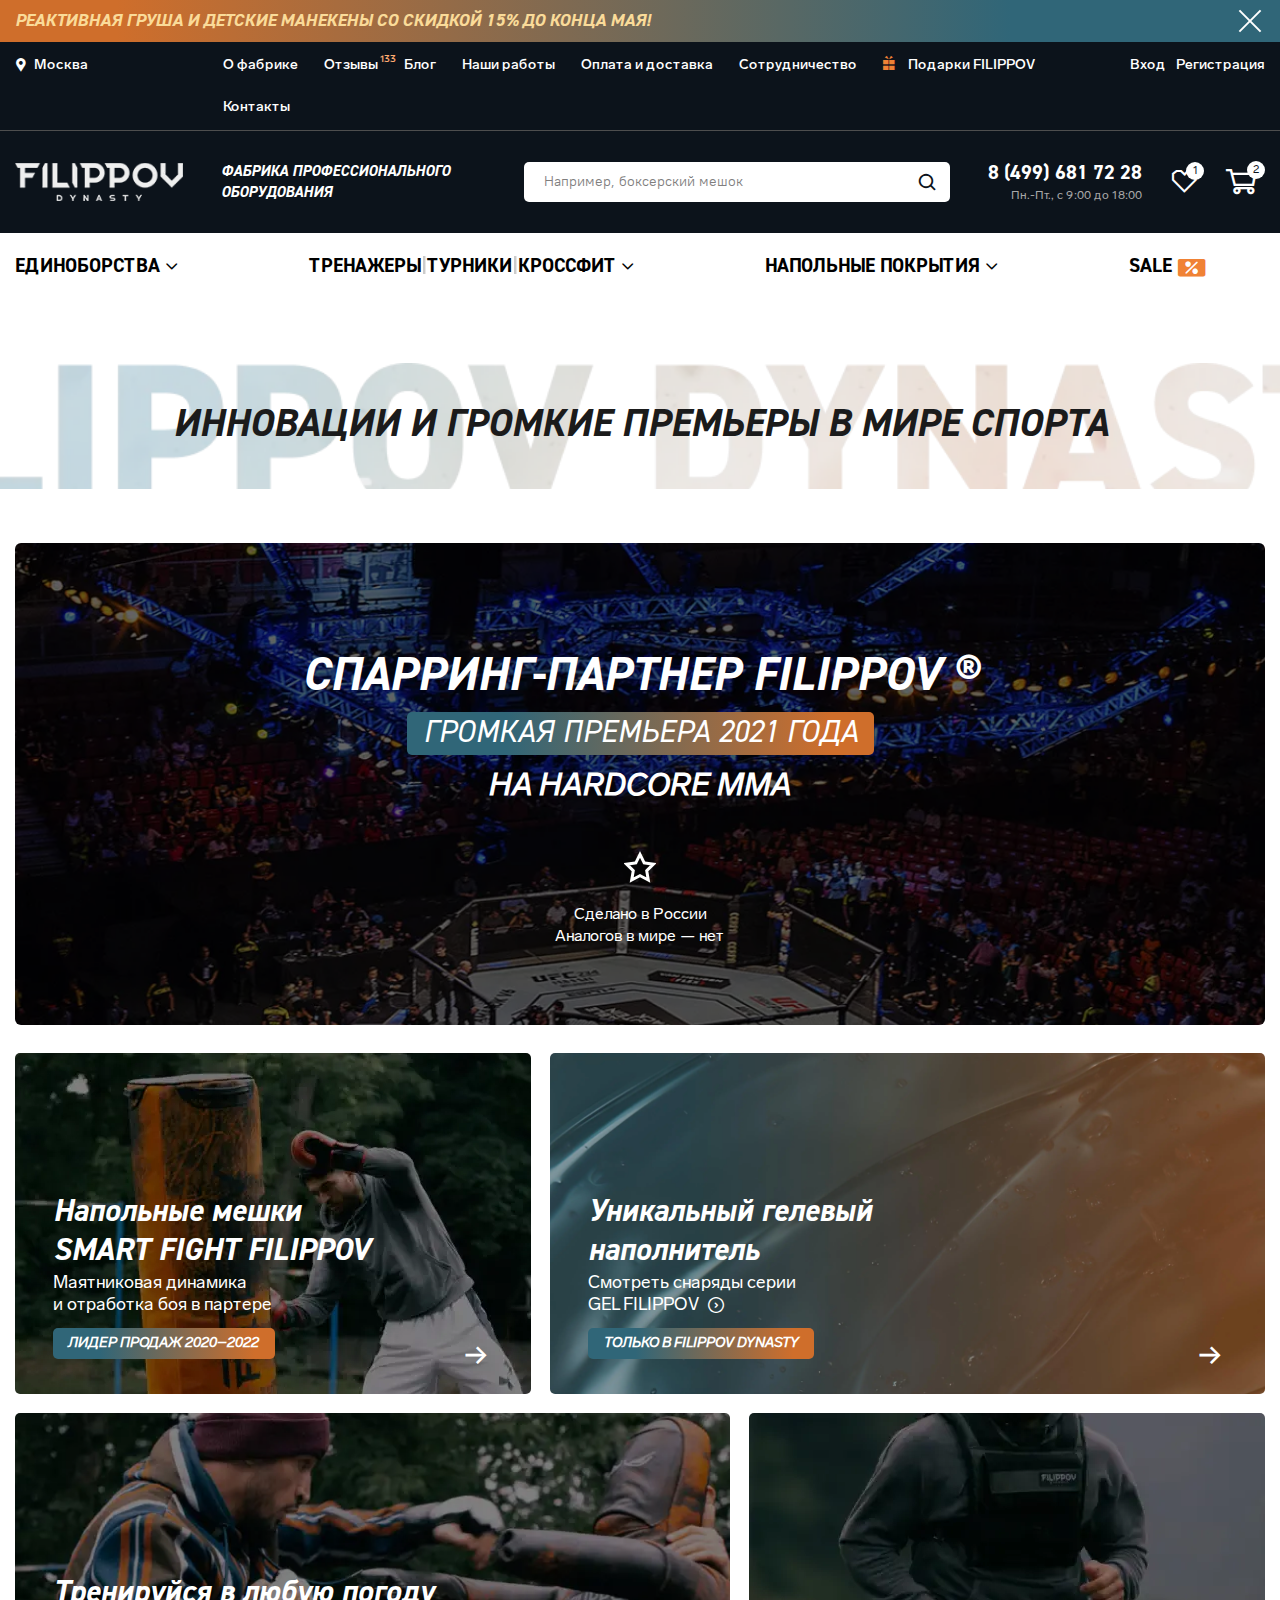
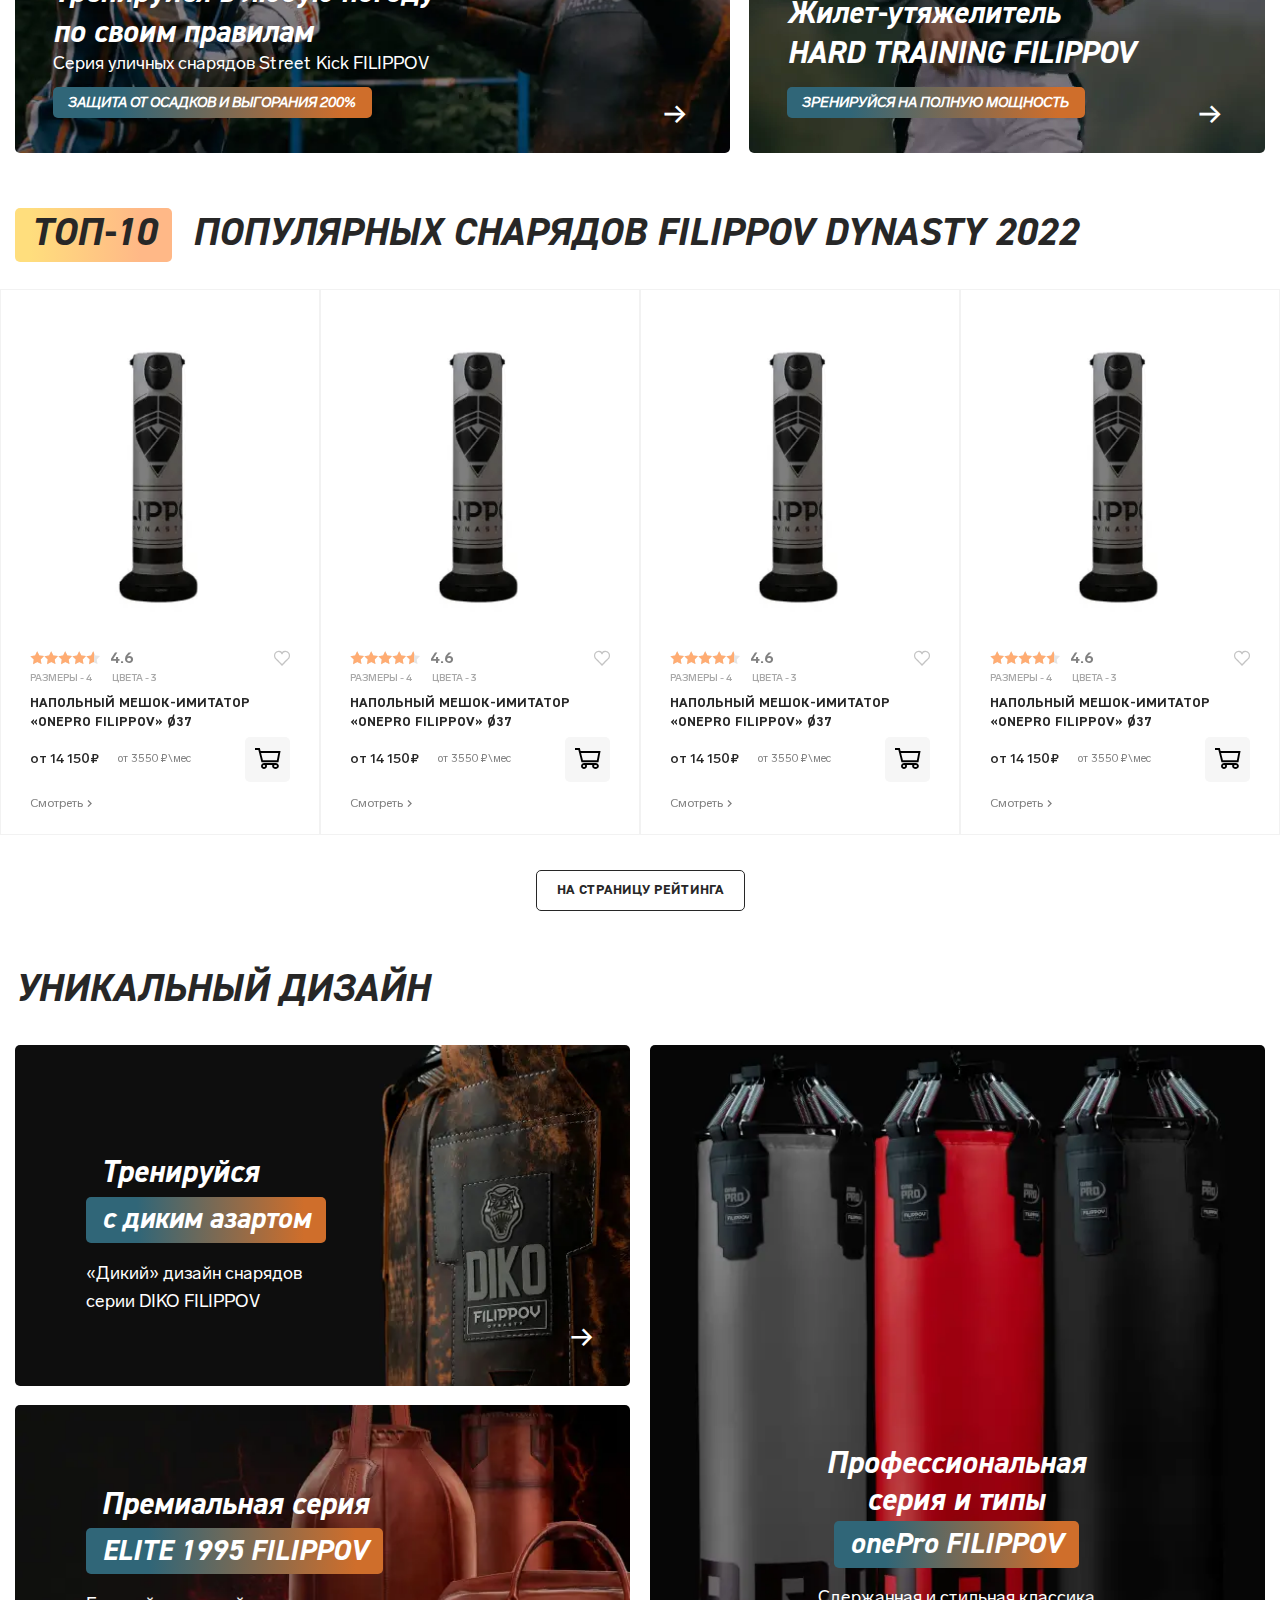
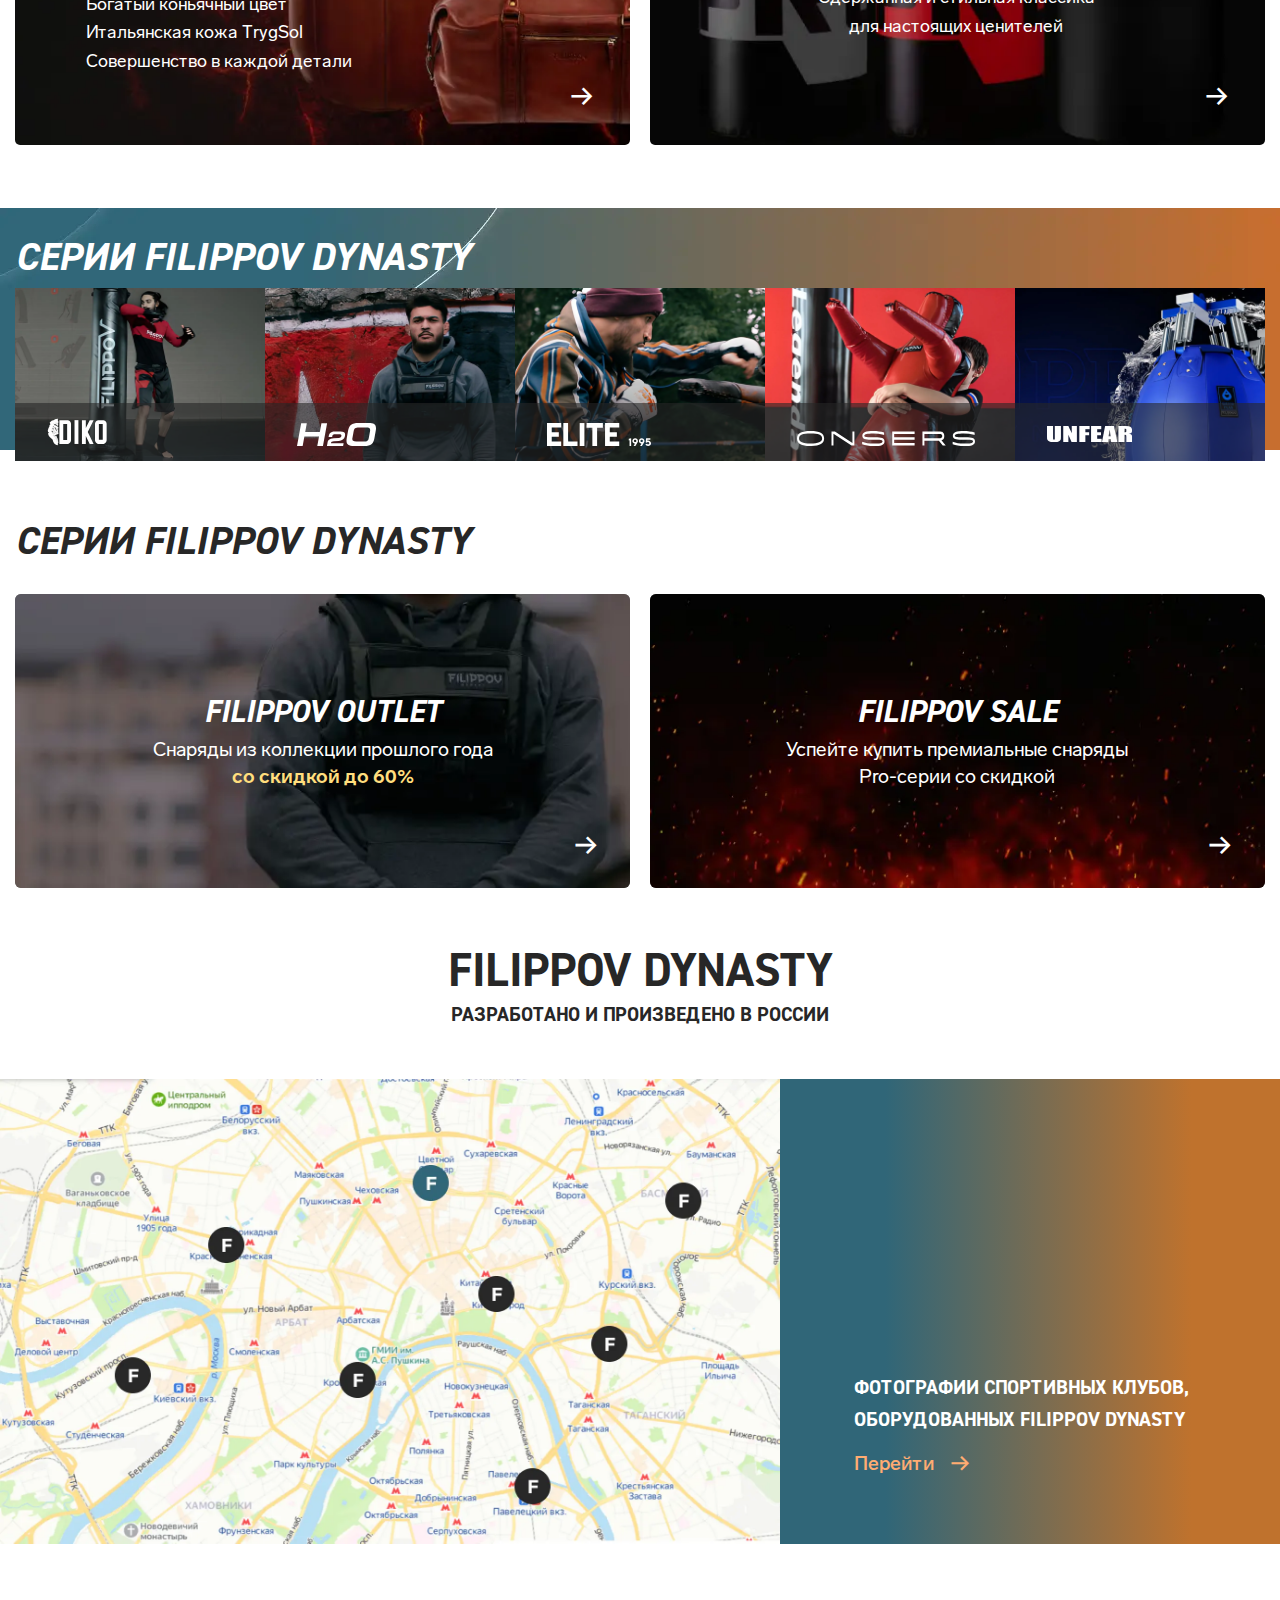
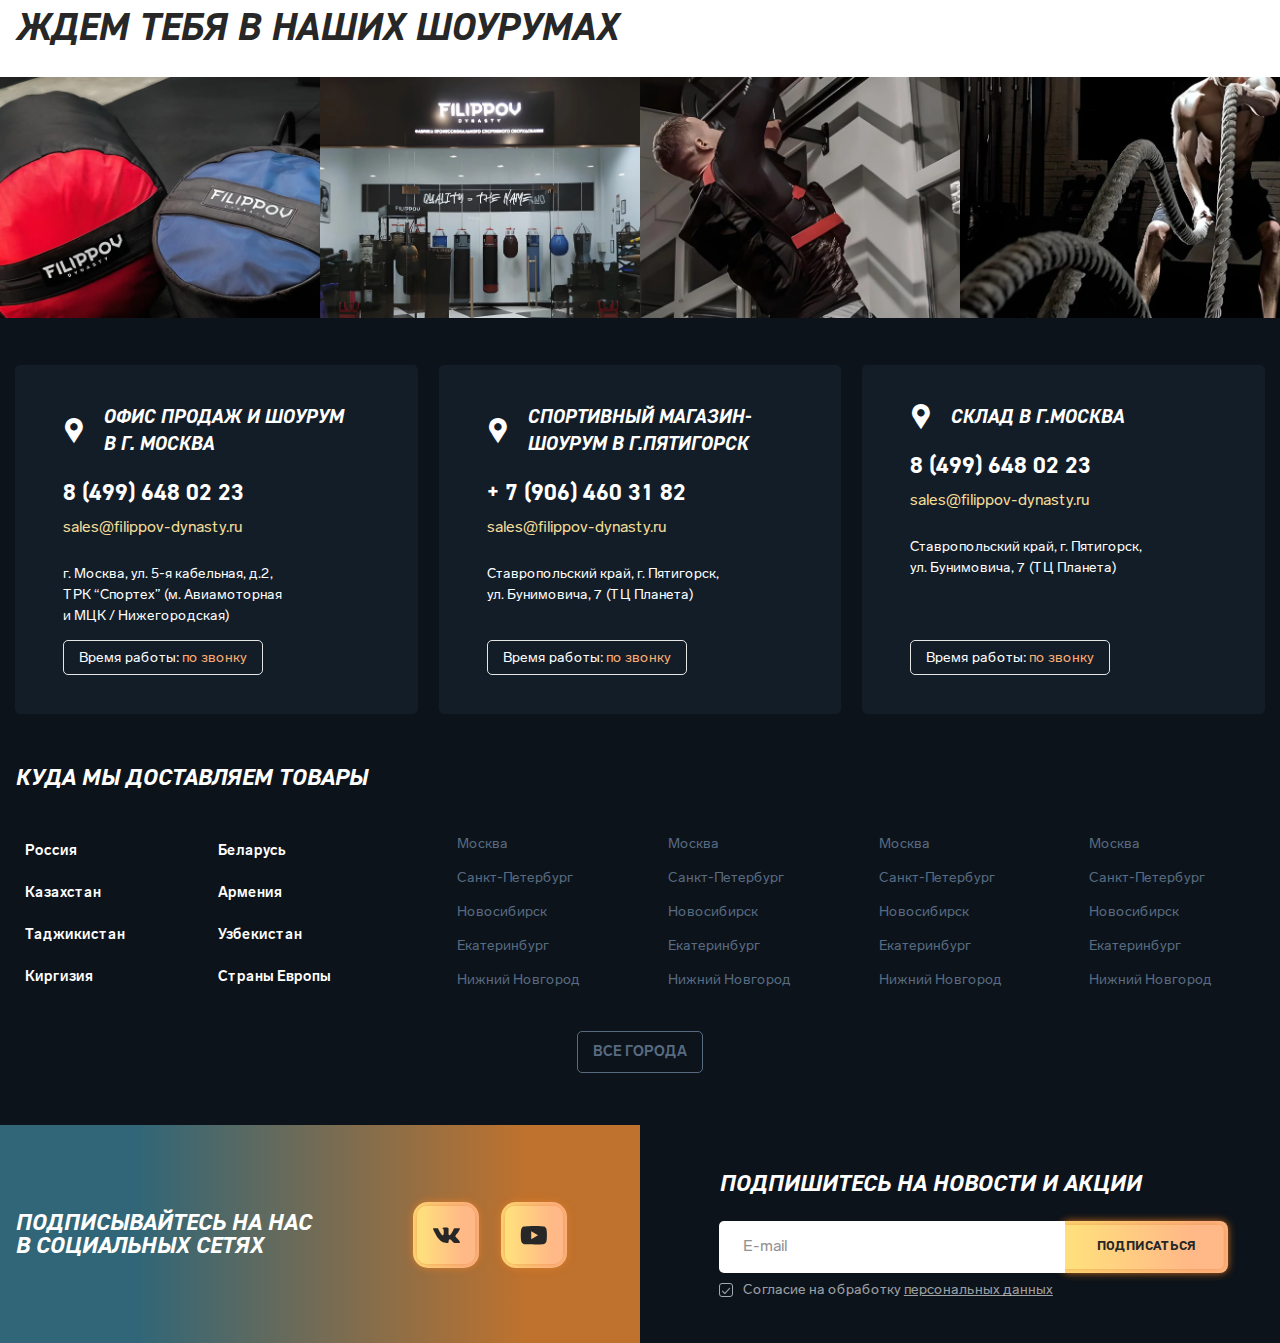
<file: home.html>
<!DOCTYPE html>
<html lang="ru">

<head>
	<title>Главная</title>
	<meta charset="UTF-8" />
	<meta name="format-detection" content="telephone=no" />
	<!-- <style>body{opacity: 0;}</style> -->
	<link rel="stylesheet" href="css/style.min.css?_v=20221017143402" />
	<link rel="icon" href="img/favicon.svg" type="image/svg+xml" />
	<!-- <meta name="robots" content="noindex, nofollow"> -->
	<meta name="viewport" content="width=device-width, initial-scale=1.0" />
</head>

<body>
	<div class="wrapper">
		<header class="header">
			<div class="header__wrapper">
				<div class="header__top top-header">
					<div class="top-header__container">
						<p class="top-header__text">Реактивная груша и детские манекены со скидкой 15% до конца мая!</p>
						<button class="top-header__close" type="button" class="button"></button>
					</div>
				</div>
				<div class="header__middle middle-header">
					<div class="middle-header__container">
						<div class="middle-header__top top-middle-header">
							<div data-da=".menu-header-list, 767, last" class="top-middle-header__location _icon-locate">
								<a href="#" class="top-middle-header__location-link">Москва</a>
							</div>
							<nav class="top-middle-header__menu">
								<ul data-da=".menu__body, 991" class="menu-header-list">
									<li class="menu-header-list__item">
										<a href="catalog.html" class="menu-header-list__link"> О фабрике </a>
									</li>
									<li class="menu-header-list__item menu-header-list__item_comments">
										<a href="catalog.html" class="menu-header-list__link"> Отзывы</a>
										<span id="comments-value">133</span>
									</li>
									<li class="menu-header-list__item">
										<a href="catalog.html" class="menu-header-list__link"> Блог </a>
									</li>
									<li class="menu-header-list__item">
										<a href="catalog.html" class="menu-header-list__link"> Наши работы </a>
									</li>
									<li class="menu-header-list__item">
										<a href="catalog.html" class="menu-header-list__link"> Оплата и доставка </a>
									</li>
									<li class="menu-header-list__item">
										<a href="catalog.html" class="menu-header-list__link"> Сотрудничество </a>
									</li>
									<li class="menu-header-list__item menu-header-list__item_presents _icon-present">
										<a href="catalog.html" class="menu-header-list__link"> Подарки FILIPPOV </a>
									</li>
									<li class="menu-header-list__item">
										<a href="catalog.html" class="menu-header-list__link"> Контакты </a>
									</li>
								</ul>
							</nav>
							<div class="top-middle-header__authorization">
								<a href="#" class="top-middle-header__login">Вход</a>
								<a href="#" class="top-middle-header__registration">Регистрация</a>
							</div>

							<button class="top-middle-header__search _icon-search"></button>
						</div>
						<div class="middle-header__main main-middle-header">
							<div class="main-middle-header__menu menu">
								<div class="menu__icon-wrapper">
									<button type="button" class="menu__icon icon-menu"><span></span></button>
								</div>
								<nav class="menu__body">
									<button class="menu__catalog-button _icon-arrow-right">Каталог</button>
								</nav>
								<div class="menu__sub-list"></div>
							</div>

							<div class="main-middle-header__logo">
								<a href="index.html">
									<picture><source srcset="img/logo.webp" type="image/webp"><img src="img/logo.png" alt="Filippov" /></picture>
								</a>
							</div>
							<div class="main-middle-header__tagline">
								<p>Фабрика профессионального оборудования</p>
							</div>
							<form action="#" class="main-middle-header__search">
								<input enterkeyhint="search" type="text" placeholder="Например, боксерский мешок" class="main-middle-header__input" />
								<button type="submit" class="main-middle-header__search-button _icon-search"></button>
							</form>
							<div class="main-middle-header__map">
								<div class="main-middle-header__call">
									<a href="tel:84996817228" class="main-middle-header__call-phone _icon-phone">
										<p>8 (499) 681 72 28</p>
									</a>
									<p class="main-middle-header__call-date">Пн.-Пт., с 9:00 до 18:00</p>
								</div>
								<button type="button" class="main-middle-header__like _icon-like">
									<span>1</span>
								</button>
								<button type="button" class="main-middle-header__cart _icon-cart">
									<span>2</span>
								</button>
							</div>
						</div>
					</div>
				</div>
				<div class="header__bottom bottom-header">
					<div class="bottom-header__container">
						<div class="bottom-header__inner">
							<button class="bottom-header__back _icon-arrow-right">Назад</button>
							<button data-content="1" class="bottom-header__item _icon-arrow-spoiler-bottom">
								Единоборства
							</button>
							<button data-content="2" class="bottom-header__item _icon-arrow-spoiler-bottom">
								Кроссфит <span>|</span> Турники <span>|</span> Тренажеры
							</button>
							<button data-content="3" class="bottom-header__item _icon-arrow-spoiler-bottom">
								Напольные покрытия
							</button>
							<button data-content="4" class="bottom-header__item bottom-header__item_sale _icon-sale">
								SALE
							</button>
						</div>
					</div>
				</div>
			</div>
			<div data-da=".menu__sub-list, 991" class="header__bottom-menu bottom-menu">
				<div data-content="1" class="bottom-menu__item item-bottom-menu">
					<button class="bottom-menu__back _icon-arrow-right">Назад</button>
					<div class="item-bottom-menu__container">
						<nav class="item-bottom-menu__nav">
							<ul class="item-bottom-menu__list">
								<li class="item-bottom-menu__item">
									<a href="catalog.html" class="item-bottom-menu__link"> Бокс </a>
								</li>
								<li class="item-bottom-menu__item">
									<a href="catalog.html" class="item-bottom-menu__link"> Кикбоксинг </a>
								</li>
								<li class="item-bottom-menu__item">
									<a href="catalog.html" class="item-bottom-menu__link"> Тайский бокс </a>
								</li>
								<li class="item-bottom-menu__item">
									<a href="catalog.html" class="item-bottom-menu__link"> Бразильское Джиу-Джитсу </a>
								</li>
								<li class="item-bottom-menu__item">
									<a href="catalog.html" class="item-bottom-menu__link"> Самбо </a>
								</li>
								<li class="item-bottom-menu__item">
									<a href="catalog.html" class="item-bottom-menu__link"> Тайский бокс </a>
								</li>
								<li class="item-bottom-menu__item">
									<a href="catalog.html" class="item-bottom-menu__link"> Кикбоксинг </a>
								</li>
							</ul>
						</nav>
					</div>
				</div>
				<div data-content="2" class="bottom-menu__item item-bottom-menu">
					<button class="bottom-menu__back _icon-arrow-right">Назад</button>
					<div class="bottom-menu__container">
						<nav class="item-bottom-menu__nav">
							<ul class="item-bottom-menu__list">
								<li class="item-bottom-menu__item">
									<a href="catalog.html" class="item-bottom-menu__link"> Бразильское Джиу-Джитсу </a>
								</li>
								<li class="item-bottom-menu__item">
									<a href="catalog.html" class="item-bottom-menu__link"> Самбо </a>
								</li>
								<li class="item-bottom-menu__item">
									<a href="catalog.html" class="item-bottom-menu__link"> Тайский бокс </a>
								</li>
								<li class="item-bottom-menu__item">
									<a href="catalog.html" class="item-bottom-menu__link"> Кикбоксинг </a>
								</li>
								<li class="item-bottom-menu__item">
									<a href="catalog.html" class="item-bottom-menu__link"> Самбо </a>
								</li>
								<li class="item-bottom-menu__item">
									<a href="catalog.html" class="item-bottom-menu__link"> Тайский бокс </a>
								</li>
								<li class="item-bottom-menu__item">
									<a href="catalog.html" class="item-bottom-menu__link"> Кикбоксинг </a>
								</li>
								<li class="item-bottom-menu__item">
									<a href="catalog.html" class="item-bottom-menu__link"> Бокс </a>
								</li>
								<li class="item-bottom-menu__item">
									<a href="catalog.html" class="item-bottom-menu__link"> Кикбоксинг </a>
								</li>
								<li class="item-bottom-menu__item">
									<a href="catalog.html" class="item-bottom-menu__link"> Тайский бокс </a>
								</li>
							</ul>
						</nav>
					</div>
				</div>
				<div data-content="3" class="bottom-menu__item item-bottom-menu">
					<button class="bottom-menu__back _icon-arrow-right">Назад</button>
					<div class="bottom-menu__container">
						<nav class="item-bottom-menu__nav">
							<ul class="item-bottom-menu__list">
								<li class="item-bottom-menu__item">
									<a href="catalog.html" class="item-bottom-menu__link"> Бокс </a>
								</li>
								<li class="item-bottom-menu__item">
									<a href="catalog.html" class="item-bottom-menu__link"> Кикбоксинг </a>
								</li>
								<li class="item-bottom-menu__item">
									<a href="catalog.html" class="item-bottom-menu__link"> Тайский бокс </a>
								</li>
							</ul>
						</nav>
					</div>
				</div>
				<div data-content="4" class="bottom-menu__item item-bottom-menu">
					<button class="bottom-menu__back _icon-arrow-right">Назад</button>
					<div class="bottom-menu__container">
						<nav class="item-bottom-menu__nav">
							<ul class="item-bottom-menu__list">
								<li class="item-bottom-menu__item">
									<a href="catalog.html" class="item-bottom-menu__link"> Бразильское Джиу-Джитсу </a>
								</li>
								<li class="item-bottom-menu__item">
									<a href="catalog.html" class="item-bottom-menu__link"> Самбо </a>
								</li>
								<li class="item-bottom-menu__item">
									<a href="catalog.html" class="item-bottom-menu__link"> Тайский бокс </a>
								</li>
								<li class="item-bottom-menu__item">
									<a href="catalog.html" class="item-bottom-menu__link"> Бразильское Джиу-Джитсу </a>
								</li>
								<li class="item-bottom-menu__item">
									<a href="catalog.html" class="item-bottom-menu__link"> Самбо </a>
								</li>
								<li class="item-bottom-menu__item">
									<a href="catalog.html" class="item-bottom-menu__link"> Тайский бокс </a>
								</li>
								<li class="item-bottom-menu__item">
									<a href="catalog.html" class="item-bottom-menu__link"> Бразильское Джиу-Джитсу </a>
								</li>
								<li class="item-bottom-menu__item">
									<a href="catalog.html" class="item-bottom-menu__link"> Самбо </a>
								</li>
								<li class="item-bottom-menu__item">
									<a href="catalog.html" class="item-bottom-menu__link"> Тайский бокс </a>
								</li>
								<li class="item-bottom-menu__item">
									<a href="catalog.html" class="item-bottom-menu__link"> Кикбоксинг </a>
								</li>

								<li class="item-bottom-menu__item">
									<a href="catalog.html" class="item-bottom-menu__link"> Бокс </a>
								</li>
								<li class="item-bottom-menu__item">
									<a href="catalog.html" class="item-bottom-menu__link"> Кикбоксинг </a>
								</li>
								<li class="item-bottom-menu__item">
									<a href="catalog.html" class="item-bottom-menu__link"> Тайский бокс </a>
								</li>
							</ul>
						</nav>
					</div>
				</div>
			</div>
		</header>

		<main class="page page_home">
			<section class="page__preview-banner preview-banner">
				<div class="preview-banner__container">
					<div class="preview-banner__inner">
						<h2 class="preview-banner__title">Инновации и громкие премьеры в мире спорта</h2>
					</div>
				</div>
			</section>
			<section class="page__premiere premiere-block">
				<div class="premiere-block__container">
					<div class="premiere-block__inner">
						<a href="#" class="premiere-block__content">
							<h2 class="premiere-block__title">Спарринг-партнер <span>FILIPPOV ®</span></h2>
							<div class="premiere-block__interest interest-banner interest-banner_nobold">
								Громкая премьера 2021 года
							</div>
							<p class="premiere-block__text">НА HARDCORE MMA</p>
							<div class="premiere-block__made made-decor">
								<div class="made-decor__icon">
									<img src="img/icons/star.svg" alt="image" />
								</div>
								<p class="made-decor__text">
									Сделано в России <br />
									Аналогов в мире — нет
								</p>
							</div>
						</a>
						<picture><source srcset="img/premiere-block/01.webp" type="image/webp"><img src="img/premiere-block/01.png" alt="image" class="premiere-block__image background-image" /></picture>
					</div>
				</div>
			</section>

			<section class="page__benefits benefits-main">
				<div class="benefits-main__container">
					<div class="benefits-main__inner">
						<a href="product.html" class="benefits-main__item benefit-item">
							<div class="benefit-item__content">
								<h3 class="benefit-item__title">Напольные мешки</h3>
								<h4 class="benefit-item__subtitle">SMART FIGHT FILIPPOV</h4>
								<p class="benefit-item__text">
									Маятниковая динамика <br />
									и отработка боя в партере
								</p>
								<div class="benefit-item__decor">Лидер продаж 2020–2022</div>
							</div>
							<picture><source srcset="img/benefits-block/1.webp" type="image/webp"><img src="img/benefits-block/1.jpg" alt="image" class="benefit-item__image background-image" /></picture>
						</a>
						<a href="product.html" class="benefits-main__item benefit-item">
							<div class="benefit-item__content">
								<h3 class="benefit-item__title">
									Уникальный гелевый <br />
									наполнитель
								</h3>

								<p class="benefit-item__text">Смотреть снаряды серии</p>
								<p class="benefit-item__text _icon-arrow-more-right">GEL FILIPPOV</p>
								<div class="benefit-item__decor">Только в FILIPPOV DYNASTY</div>
							</div>
							<picture><source srcset="img/benefits-block/2.webp" type="image/webp"><img src="img/benefits-block/2.jpg" alt="image" class="benefit-item__image background-image" /></picture>
						</a>
					</div>

					<div class="benefits-main__inner benefits-main__inner_mod">
						<a href="product.html" class="benefits-main__item benefit-item">
							<div class="benefit-item__content">
								<h3 class="benefit-item__title">
									Тренируйся в любую погоду <br />
									по своим правилам
								</h3>

								<p class="benefit-item__text">Серия уличных снарядов Street Kick FILIPPOV</p>
								<div class="benefit-item__decor">Защита от осадков и выгорания 200%</div>
							</div>
							<picture><source srcset="img/benefits-block/3.webp" type="image/webp"><img src="img/benefits-block/3.jpg" alt="image" class="benefit-item__image background-image" /></picture>
						</a>
						<a href="product.html" class="benefits-main__item benefit-item">
							<div class="benefit-item__content">
								<h3 class="benefit-item__title">Жилет-утяжелитель</h3>

								<h4 class="benefit-item__subtitle">HARD TRAINING FILIPPOV</h4>
								<div class="benefit-item__decor">Зренируйся на полную мощность</div>
							</div>
							<picture><source srcset="img/benefits-block/4.webp" type="image/webp"><img src="img/benefits-block/4.jpg" alt="image" class="benefit-item__image background-image" /></picture>
						</a>
					</div>
				</div>
			</section>

			<section class="page__popular-products popular-products">
				<div class="popular-products__container">
					<div class="popular-products__heading">
						<span class="popular-products__decor">топ-10</span>
						<h2 class="popular-products__title">популярных снарядов <span>FILIPPOV DYNASTY 2022</span></h2>
					</div>
				</div>
				<div class="popular-products__container popular-products__container_slider">
					<div class="popular-products__slider">
						<div class="swiper-block">
							<div class="swiper-block__slider swiper">
								<div class="swiper-block__wrapper swiper-wrapper">
									<div class="swiper-block__slide product-item swiper-slide">
										<div class="product-item__inner">
											<a href="product.html" class="product-item__image-ibg_contain">
												<picture><source srcset="img/product/1.webp" type="image/webp"><img src="img/product/1.jpg" alt="Картинка" /></picture>
											</a>
											<div class="product-item__actions">
												<div class="product-item__rating rating">
													<div class="rating__body">
														<div class="rating__active"></div>
														<div class="rating__items">
															<input type="radio" class="rating__item" value="1" name="rating" />
															<input type="radio" class="rating__item" value="2" name="rating" />
															<input type="radio" class="rating__item" value="3" name="rating" />
															<input type="radio" class="rating__item" value="4" name="rating" />
															<input type="radio" class="rating__item" value="5" name="rating" />
														</div>
													</div>
													<div class="rating__value">4.6</div>
												</div>
												<button class="product-item__like _icon-like-product"></button>
											</div>
											<div class="product-item__properties">
												<p class="product-item__property-size">размеры - 4</p>
												<p class="product-item__property-price">Цвета - 3</p>
											</div>
											<a href="product.html" class="product-item__title">Напольный мешок-имитатор «onePRO FILIPPOV» Ø37</a>

											<div class="product-item__info">
												<a href="product.html" class="product-item__price"> от <span>14 150₽</span> </a>
												<div class="product-item__price-duty"><a href="#">от 3550 ₽\мес</a></div>
												<button class="product-item__cart-button cart-button _icon-cart"></button>
											</div>
											<div class="product-item__watch-inner">
												<div class="product-item__watch-more">
													<a href="product.html" class="_icon-arrow-watch"> Смотреть</a>
												</div>
												<button class="product-item__cart-button-second cart-button _icon-cart"></button>
											</div>
										</div>
									</div>
									<div class="swiper-block__slide product-item swiper-slide">
										<div class="product-item__inner">
											<a href="product.html" class="product-item__image-ibg_contain">
												<picture><source srcset="img/product/1.webp" type="image/webp"><img src="img/product/1.jpg" alt="Картинка" /></picture>
											</a>
											<div class="product-item__actions">
												<div class="product-item__rating rating">
													<div class="rating__body">
														<div class="rating__active"></div>
														<div class="rating__items">
															<input type="radio" class="rating__item" value="1" name="rating" />
															<input type="radio" class="rating__item" value="2" name="rating" />
															<input type="radio" class="rating__item" value="3" name="rating" />
															<input type="radio" class="rating__item" value="4" name="rating" />
															<input type="radio" class="rating__item" value="5" name="rating" />
														</div>
													</div>
													<div class="rating__value">4.6</div>
												</div>
												<button class="product-item__like _icon-like-product"></button>
											</div>
											<div class="product-item__properties">
												<p class="product-item__property-size">размеры - 4</p>
												<p class="product-item__property-price">Цвета - 3</p>
											</div>
											<a href="product.html" class="product-item__title">Напольный мешок-имитатор «onePRO FILIPPOV» Ø37</a>

											<div class="product-item__info">
												<a href="product.html" class="product-item__price"> от <span>14 150₽</span> </a>
												<div class="product-item__price-duty"><a href="#">от 3550 ₽\мес</a></div>
												<button class="product-item__cart-button cart-button _icon-cart"></button>
											</div>
											<div class="product-item__watch-inner">
												<div class="product-item__watch-more">
													<a href="product.html" class="_icon-arrow-watch"> Смотреть</a>
												</div>
												<button class="product-item__cart-button-second cart-button _icon-cart"></button>
											</div>
										</div>
									</div>
									<div class="swiper-block__slide product-item swiper-slide">
										<div class="product-item__inner">
											<a href="product.html" class="product-item__image-ibg_contain">
												<picture><source srcset="img/product/1.webp" type="image/webp"><img src="img/product/1.jpg" alt="Картинка" /></picture>
											</a>
											<div class="product-item__actions">
												<div class="product-item__rating rating">
													<div class="rating__body">
														<div class="rating__active"></div>
														<div class="rating__items">
															<input type="radio" class="rating__item" value="1" name="rating" />
															<input type="radio" class="rating__item" value="2" name="rating" />
															<input type="radio" class="rating__item" value="3" name="rating" />
															<input type="radio" class="rating__item" value="4" name="rating" />
															<input type="radio" class="rating__item" value="5" name="rating" />
														</div>
													</div>
													<div class="rating__value">4.6</div>
												</div>
												<button class="product-item__like _icon-like-product"></button>
											</div>
											<div class="product-item__properties">
												<p class="product-item__property-size">размеры - 4</p>
												<p class="product-item__property-price">Цвета - 3</p>
											</div>
											<a href="product.html" class="product-item__title">Напольный мешок-имитатор «onePRO FILIPPOV» Ø37</a>

											<div class="product-item__info">
												<a href="product.html" class="product-item__price"> от <span>14 150₽</span> </a>
												<div class="product-item__price-duty"><a href="#">от 3550 ₽\мес</a></div>
												<button class="product-item__cart-button cart-button _icon-cart"></button>
											</div>
											<div class="product-item__watch-inner">
												<div class="product-item__watch-more">
													<a href="product.html" class="_icon-arrow-watch"> Смотреть</a>
												</div>
												<button class="product-item__cart-button-second cart-button _icon-cart"></button>
											</div>
										</div>
									</div>
									<div class="swiper-block__slide product-item swiper-slide">
										<div class="product-item__inner">
											<a href="product.html" class="product-item__image-ibg_contain">
												<picture><source srcset="img/product/1.webp" type="image/webp"><img src="img/product/1.jpg" alt="Картинка" /></picture>
											</a>
											<div class="product-item__actions">
												<div class="product-item__rating rating">
													<div class="rating__body">
														<div class="rating__active"></div>
														<div class="rating__items">
															<input type="radio" class="rating__item" value="1" name="rating" />
															<input type="radio" class="rating__item" value="2" name="rating" />
															<input type="radio" class="rating__item" value="3" name="rating" />
															<input type="radio" class="rating__item" value="4" name="rating" />
															<input type="radio" class="rating__item" value="5" name="rating" />
														</div>
													</div>
													<div class="rating__value">4.6</div>
												</div>
												<button class="product-item__like _icon-like-product"></button>
											</div>
											<div class="product-item__properties">
												<p class="product-item__property-size">размеры - 4</p>
												<p class="product-item__property-price">Цвета - 3</p>
											</div>
											<a href="product.html" class="product-item__title">Напольный мешок-имитатор «onePRO FILIPPOV» Ø37</a>

											<div class="product-item__info">
												<a href="product.html" class="product-item__price"> от <span>14 150₽</span> </a>
												<div class="product-item__price-duty"><a href="#">от 3550 ₽\мес</a></div>
												<button class="product-item__cart-button cart-button _icon-cart"></button>
											</div>
											<div class="product-item__watch-inner">
												<div class="product-item__watch-more">
													<a href="product.html" class="_icon-arrow-watch"> Смотреть</a>
												</div>
												<button class="product-item__cart-button-second cart-button _icon-cart"></button>
											</div>
										</div>
									</div>

									<div class="swiper-block__slide product-item swiper-slide">
										<div class="product-item__inner">
											<a href="product.html" class="product-item__image-ibg_contain">
												<picture><source srcset="img/product/1.webp" type="image/webp"><img src="img/product/1.jpg" alt="Картинка" /></picture>
											</a>
											<div class="product-item__actions">
												<div class="product-item__rating rating">
													<div class="rating__body">
														<div class="rating__active"></div>
														<div class="rating__items">
															<input type="radio" class="rating__item" value="1" name="rating" />
															<input type="radio" class="rating__item" value="2" name="rating" />
															<input type="radio" class="rating__item" value="3" name="rating" />
															<input type="radio" class="rating__item" value="4" name="rating" />
															<input type="radio" class="rating__item" value="5" name="rating" />
														</div>
													</div>
													<div class="rating__value">4.6</div>
												</div>
												<button class="product-item__like _icon-like-product"></button>
											</div>
											<div class="product-item__properties">
												<p class="product-item__property-size">размеры - 4</p>
												<p class="product-item__property-price">Цвета - 3</p>
											</div>
											<a href="product.html" class="product-item__title">Напольный мешок-имитатор «onePRO FILIPPOV» Ø37</a>

											<div class="product-item__info">
												<a href="product.html" class="product-item__price"> от <span>14 150₽</span> </a>
												<div class="product-item__price-duty"><a href="#">от 3550 ₽\мес</a></div>
												<button class="product-item__cart-button cart-button _icon-cart"></button>
											</div>
											<div class="product-item__watch-inner">
												<div class="product-item__watch-more">
													<a href="product.html" class="_icon-arrow-watch"> Смотреть</a>
												</div>
												<button class="product-item__cart-button-second cart-button _icon-cart"></button>
											</div>
										</div>
									</div>
									<div class="swiper-block__slide product-item swiper-slide">
										<div class="product-item__inner">
											<a href="product.html" class="product-item__image-ibg_contain">
												<picture><source srcset="img/product/1.webp" type="image/webp"><img src="img/product/1.jpg" alt="Картинка" /></picture>
											</a>
											<div class="product-item__actions">
												<div class="product-item__rating rating">
													<div class="rating__body">
														<div class="rating__active"></div>
														<div class="rating__items">
															<input type="radio" class="rating__item" value="1" name="rating" />
															<input type="radio" class="rating__item" value="2" name="rating" />
															<input type="radio" class="rating__item" value="3" name="rating" />
															<input type="radio" class="rating__item" value="4" name="rating" />
															<input type="radio" class="rating__item" value="5" name="rating" />
														</div>
													</div>
													<div class="rating__value">4.6</div>
												</div>
												<button class="product-item__like _icon-like-product"></button>
											</div>
											<div class="product-item__properties">
												<p class="product-item__property-size">размеры - 4</p>
												<p class="product-item__property-price">Цвета - 3</p>
											</div>
											<a href="product.html" class="product-item__title">Напольный мешок-имитатор «onePRO FILIPPOV» Ø37</a>

											<div class="product-item__info">
												<a href="product.html" class="product-item__price"> от <span>14 150₽</span> </a>
												<div class="product-item__price-duty"><a href="#">от 3550 ₽\мес</a></div>
												<button class="product-item__cart-button cart-button _icon-cart"></button>
											</div>
											<div class="product-item__watch-inner">
												<div class="product-item__watch-more">
													<a href="product.html" class="_icon-arrow-watch"> Смотреть</a>
												</div>
												<button class="product-item__cart-button-second cart-button _icon-cart"></button>
											</div>
										</div>
									</div>
									<div class="swiper-block__slide product-item swiper-slide">
										<div class="product-item__inner">
											<a href="product.html" class="product-item__image-ibg_contain">
												<picture><source srcset="img/product/1.webp" type="image/webp"><img src="img/product/1.jpg" alt="Картинка" /></picture>
											</a>
											<div class="product-item__actions">
												<div class="product-item__rating rating">
													<div class="rating__body">
														<div class="rating__active"></div>
														<div class="rating__items">
															<input type="radio" class="rating__item" value="1" name="rating" />
															<input type="radio" class="rating__item" value="2" name="rating" />
															<input type="radio" class="rating__item" value="3" name="rating" />
															<input type="radio" class="rating__item" value="4" name="rating" />
															<input type="radio" class="rating__item" value="5" name="rating" />
														</div>
													</div>
													<div class="rating__value">4.6</div>
												</div>
												<button class="product-item__like _icon-like-product"></button>
											</div>
											<div class="product-item__properties">
												<p class="product-item__property-size">размеры - 4</p>
												<p class="product-item__property-price">Цвета - 3</p>
											</div>
											<a href="product.html" class="product-item__title">Напольный мешок-имитатор «onePRO FILIPPOV» Ø37</a>

											<div class="product-item__info">
												<a href="product.html" class="product-item__price"> от <span>14 150₽</span> </a>
												<div class="product-item__price-duty"><a href="#">от 3550 ₽\мес</a></div>
												<button class="product-item__cart-button cart-button _icon-cart"></button>
											</div>
											<div class="product-item__watch-inner">
												<div class="product-item__watch-more">
													<a href="product.html" class="_icon-arrow-watch"> Смотреть</a>
												</div>
												<button class="product-item__cart-button-second cart-button _icon-cart"></button>
											</div>
										</div>
									</div>
									<div class="swiper-block__slide product-item swiper-slide">
										<div class="product-item__inner">
											<a href="product.html" class="product-item__image-ibg_contain">
												<picture><source srcset="img/product/1.webp" type="image/webp"><img src="img/product/1.jpg" alt="Картинка" /></picture>
											</a>
											<div class="product-item__actions">
												<div class="product-item__rating rating">
													<div class="rating__body">
														<div class="rating__active"></div>
														<div class="rating__items">
															<input type="radio" class="rating__item" value="1" name="rating" />
															<input type="radio" class="rating__item" value="2" name="rating" />
															<input type="radio" class="rating__item" value="3" name="rating" />
															<input type="radio" class="rating__item" value="4" name="rating" />
															<input type="radio" class="rating__item" value="5" name="rating" />
														</div>
													</div>
													<div class="rating__value">4.6</div>
												</div>
												<button class="product-item__like _icon-like-product"></button>
											</div>
											<div class="product-item__properties">
												<p class="product-item__property-size">размеры - 4</p>
												<p class="product-item__property-price">Цвета - 3</p>
											</div>
											<a href="product.html" class="product-item__title">Напольный мешок-имитатор «onePRO FILIPPOV» Ø37</a>

											<div class="product-item__info">
												<a href="product.html" class="product-item__price"> от <span>14 150₽</span> </a>
												<div class="product-item__price-duty"><a href="#">от 3550 ₽\мес</a></div>
												<button class="product-item__cart-button cart-button _icon-cart"></button>
											</div>
											<div class="product-item__watch-inner">
												<div class="product-item__watch-more">
													<a href="product.html" class="_icon-arrow-watch"> Смотреть</a>
												</div>
												<button class="product-item__cart-button-second cart-button _icon-cart"></button>
											</div>
										</div>
									</div>
								</div>
							</div>
						</div>
					</div>
				</div>
				<div class="popular-products__container">
					<div class="popular-products__button-wrapper">
						<button class="popular-products__button button-more">На страницу рейтинга</button>
					</div>
				</div>
			</section>

			<section class="page__design design-block">
				<div class="design-block__container">
					<h3 class="design-block__title title-section">Уникальный дизайн</h3>
					<div class="design-block__cards">
						<div class="design-cards">
							<div class="design-cards__column">
								<a href="catalog.html" class="design-card">
									<div class="design-card__content">
										<h4 class="design-card__title">Тренируйся</h4>
										<p class="design-card__title-decor">с диким азартом</p>
										<p class="design-card__text">
											«Дикий» дизайн снарядов <br />
											серии DIKO FILIPPOV
										</p>
									</div>
									<picture><source srcset="img/design-card/1.webp" type="image/webp"><img src="img/design-card/1.jpg" alt="Картинка" class="design-card__image background-image" /></picture>
								</a>
								<a href="catalog.html" class="design-card">
									<div class="design-card__content">
										<h4 class="design-card__title">Премиальная серия</h4>
										<p class="design-card__title-decor">ELITE 1995 FILIPPOV</p>
										<p class="design-card__text">
											Богатый коньячный цвет <br />
											Итальянская кожа TrygSol <br />
											Совершенство в каждой детали <br />
										</p>
									</div>
									<picture><source srcset="img/design-card/2.webp" type="image/webp"><img src="img/design-card/2.jpg" alt="Картинка" class="design-card__image background-image" /></picture>
								</a>
							</div>
							<div class="design-cards__column">
								<a href="catalog.html" class="design-card design-card_big">
									<div class="design-card__content">
										<h4 class="design-card__title">
											Профессиональная <br />
											серия и типы
										</h4>
										<p class="design-card__title-decor">onePro FILIPPOV</p>
										<p class="design-card__text">
											Сдержанная и стильная классика <br />
											для настоящих ценителей
										</p>
									</div>
									<picture><source srcset="img/design-card/3.webp" type="image/webp"><img src="img/design-card/3.jpg" alt="Картинка" class="design-card__image background-image" /></picture>
								</a>
							</div>
						</div>
					</div>
				</div>
			</section>

			<section class="page__series series-block">
				<div class="series-block__container">
					<div class="series-block__inner">
						<h3 class="series-block__title title-section">Серии filippov dynasty</h3>
						<div class="series-block__content">
							<a href="catalog.html" class="series-block__item">
								<img src="img/series-block/icon-1.svg" class="series-block__icon series-block__icon_1" />
								<picture><source srcset="img/series-block/1.webp" type="image/webp"><img src="img/series-block/1.png" alt="Картинка" class="series-block__image background-image" /></picture>
							</a>
							<a href="catalog.html" class="series-block__item">
								<img src="img/series-block/icon-2.svg" class="series-block__icon series-block__icon_2" />
								<picture><source srcset="img/series-block/2.webp" type="image/webp"><img src="img/series-block/2.png" alt="Картинка" class="series-block__image background-image" /></picture>
							</a>
							<a href="catalog.html" class="series-block__item">
								<img src="img/series-block/icon-3.svg" class="series-block__icon series-block__icon_3" />
								<picture><source srcset="img/series-block/3.webp" type="image/webp"><img src="img/series-block/3.png" alt="Картинка" class="series-block__image background-image" /></picture>
							</a>
							<a href="catalog.html" class="series-block__item">
								<img src="img/series-block/icon-4.svg" class="series-block__icon series-block__icon_4" />
								<picture><source srcset="img/series-block/4.webp" type="image/webp"><img src="img/series-block/4.png" alt="Картинка" class="series-block__image background-image" /></picture>
							</a>
							<a href="catalog.html" class="series-block__item">
								<picture><source srcset="img/series-block/icon-5.webp" type="image/webp"><img src="img/series-block/icon-5.png" class="series-block__icon series-block__icon_5" /></picture>
								<picture><source srcset="img/series-block/5.webp" type="image/webp"><img src="img/series-block/5.png" alt="Картинка" class="series-block__image background-image" /></picture>
							</a>
						</div>
					</div>
				</div>
			</section>

			<section class="page__offer-cards offer-cards">
				<div class="offer-cards__container">
					<h3 class="offer-cards__title title-section">Серии filippov dynasty</h3>
				</div>
				<div class="offer-cards__container">
					<div class="offer-cards__inner">
						<a href="catalog.html" class="offer-card">
							<div class="offer-card__content">
								<h3 class="offer-card__title">FILIPPOV OUTLET</h3>
								<p class="offer-card__text">
									Снаряды из коллекции прошлого года <br />
									<span>со скидкой до 60%</span>
								</p>
							</div>
							<span class="offer-card__decor _icon-arrow-right"></span>
							<picture><source srcset="img/offer-card/1.webp" type="image/webp"><img src="img/offer-card/1.jpg" class="offer-card__background background-image" /></picture>
						</a>
						<a href="catalog.html" class="offer-card">
							<div class="offer-card__content">
								<h3 class="offer-card__title">FILIPPOV SALE</h3>
								<p class="offer-card__text">
									Успейте купить премиальные снаряды <br />
									Pro-серии со скидкой
								</p>
							</div>
							<span class="offer-card__decor _icon-arrow-right"></span>
							<picture><source srcset="img/offer-card/2.webp" type="image/webp"><img src="img/offer-card/2.jpg" class="offer-card__background background-image" /></picture>
						</a>
					</div>
				</div>

			</section>

			<section class="page__map-main map-main">
				<div class="map-main__container map-main__container_mod">
					<div class="map-main__heading">
						<h3 class="map-main__title">FIlippov dynasty</h3>
						<p class="map-main__sub-title">разработано и произведено в россии</p>
					</div>
					<div class="map-main__inner">
						<a href="https://yandex.ru/maps/geo/moskva/53000094/?ll=37.643369%2C55.747718&z=12" class="map-main__map-block">
							<picture><source srcset="img/map-block/map.webp" type="image/webp"><img src="img/map-block/map.png" alt="map" /></picture>
						</a>
						<div class="map-main__content">
							<p class="map-main__text">
								Фотографии спортивных клубов, <br />
								оборудованных FILIPPOV DYNASTY
							</p>
							<a href="catalog.html" class="map-main__more _icon-arrow-right"> Перейти </a>
						</div>
					</div>
				</div>
			</section>

			<section class="page__showroom showroom-block">
				<div class="showroom-block__container">
					<h3 class="showroom-block__title title-section">Ждем тебя в наших шоурумах</h3>
					<div class="showroom-block__inner">
						<a href="catalog.html" class="showroom-block__item">
							<picture><source srcset="img/showroom-block/1.webp" type="image/webp"><img src="img/showroom-block/1.png" alt="image" class="showroom-block__image background-image" /></picture>
						</a>
						<a href="catalog.html" class="showroom-block__item">
							<picture><source srcset="img/showroom-block/2.webp" type="image/webp"><img src="img/showroom-block/2.png" alt="image" class="showroom-block__image background-image" /></picture>
						</a>
						<a href="catalog.html" class="showroom-block__item">
							<picture><source srcset="img/showroom-block/3.webp" type="image/webp"><img src="img/showroom-block/3.png" alt="image" class="showroom-block__image background-image" /></picture>
						</a>
						<a href="catalog.html" class="showroom-block__item">
							<picture><source srcset="img/showroom-block/4.webp" type="image/webp"><img src="img/showroom-block/4.png" alt="image" class="showroom-block__image background-image" /></picture>
						</a>
					</div>
				</div>
			</section>
		</main>
		<footer class="footer">
			<div class="footer__places">
				<div class="footer-addresses">
					<div class="footer-addresses__container">
						<div data-spollers="620" class="footer-addresses__spollers spollers-addresses">
							<div class="spollers-addresses__item">
								<button type="button" data-spoller class="spollers-addresses__title _icon-locate">
									<span>офис продаж и шоурум <br />
										в г. Москва</span>
								</button>
								<div class="spollers-addresses__body">
									<a href="tel:84996480223" class="spollers-addresses__phone">8 (499) 648 02 23</a>
									<a href="mailto:sales@filippov-dynasty.ru" class="spollers-addresses__mail">sales@filippov-dynasty.ru</a>
									<p class="spollers-addresses__info">
										г. Москва, ул. 5-я кабельная, д.2, <br />
										ТРК “Спортех” (м. Авиамоторная <br />
										и МЦК / Нижегородская)
									</p>
									<a href="tel:84996480223" class="spollers-addresses__info-call">
										Время работы: <span>по звонку</span>
									</a>
								</div>
							</div>
							<div class="spollers-addresses__item">
								<button type="button" data-spoller class="spollers-addresses__title _icon-locate">
									<span>Спортивный магазин- <br />
										шоурум в г.пятигорск</span>
								</button>
								<div class="spollers-addresses__body">
									<a href="tel:79064603182" class="spollers-addresses__phone">+ 7 (906) 460 31 82</a>
									<a href="mailto:sales@filippov-dynasty.ru" class="spollers-addresses__mail">sales@filippov-dynasty.ru</a>
									<p class="spollers-addresses__info">
										Ставропольский край, г. Пятигорск, <br />
										ул. Бунимовича, 7 (ТЦ Планета)
									</p>
									<a href="tel:84996480223" class="spollers-addresses__info-call">
										Время работы: <span>по звонку</span>
									</a>
								</div>
							</div>
							<div class="spollers-addresses__item">
								<button type="button" data-spoller class="spollers-addresses__title _icon-locate">
									<span>склад в г.Москва</span>
								</button>
								<div class="spollers-addresses__body">
									<a href="tel:84996480223" class="spollers-addresses__phone">8 (499) 648 02 23</a>
									<a href="mailto:sales@filippov-dynasty.ru" class="spollers-addresses__mail">sales@filippov-dynasty.ru</a>
									<p class="spollers-addresses__info">
										Ставропольский край, г. Пятигорск, <br />
										ул. Бунимовича, 7 (ТЦ Планета)
									</p>
									<a href="tel:84996480223" class="spollers-addresses__info-call">
										Время работы: <span>по звонку</span>
									</a>
								</div>
							</div>
						</div>
					</div>
				</div>
			</div>
			<section class="footer__cities">
				<div class="cities-footer">
					<div class="cities-footer__container">
						<h3 class="cities-footer__title">Куда мы доставляем товары</h3>
						<div class="cities-footer__inner">
							<div class="cities-footer__countries">
								<button data-country="1" class="cities-footer__country">Россия</button>
								<button data-country="1" class="cities-footer__country">Беларусь</button><button data-country="1" class="cities-footer__country">Казахстан</button><button data-country="1" class="cities-footer__country">Армения</button><button data-country="1" class="cities-footer__country">Таджикистан</button><button data-country="1" class="cities-footer__country">Узбекистан</button><button data-country="1" class="cities-footer__country">Киргизия</button><button data-country="1" class="cities-footer__country">Страны Европы</button>
							</div>
							<div class="cities-footer__cities">
								<div data-country="1" class="cities-footer__cities-item">
									<div>
										<a href="#" class="cities-footer__city">Москва</a>
										<a href="#" class="cities-footer__city">Санкт-Петербург</a>
										<a href="#" class="cities-footer__city">Новосибирск</a>
										<a href="#" class="cities-footer__city">Екатеринбург</a>
										<a href="#" class="cities-footer__city">Нижний Новгород</a>
									</div>

									<div>
										<a href="#" class="cities-footer__city">Москва</a>
										<a href="#" class="cities-footer__city">Санкт-Петербург</a>
										<a href="#" class="cities-footer__city">Новосибирск</a>
										<a href="#" class="cities-footer__city">Екатеринбург</a>
										<a href="#" class="cities-footer__city">Нижний Новгород</a>
									</div>
									<div>
										<a href="#" class="cities-footer__city">Москва</a>
										<a href="#" class="cities-footer__city">Санкт-Петербург</a>
										<a href="#" class="cities-footer__city">Новосибирск</a>
										<a href="#" class="cities-footer__city">Екатеринбург</a>
										<a href="#" class="cities-footer__city">Нижний Новгород</a>
									</div>
									<div>
										<a href="#" class="cities-footer__city">Москва</a>
										<a href="#" class="cities-footer__city">Санкт-Петербург</a>
										<a href="#" class="cities-footer__city">Новосибирск</a>
										<a href="#" class="cities-footer__city">Екатеринбург</a>
										<a href="#" class="cities-footer__city">Нижний Новгород</a>
									</div>
								</div>
							</div>
						</div>
						<div class="cities-footer__all">
							<button class="cities-footer__all-button">Все города</button>
						</div>
					</div>
				</div>
			</section>
			<section class="footer__subscribe">
				<div class="subscribe-footer">
					<div class="subscribe-footer__container">
						<div class="subscribe-footer__inner">
							<div class="subscribe-footer__banner banner-subscribe">
								<h3 class="banner-subscribe__title">
									Подписывайтесь на нас <br />
									в социальных сетях
								</h3>
								<div class="banner-subscribe__buttons">
									<a href="#" class="banner-subscribe__link link-social">
										<img src="img/icons/social/vk.svg" alt="image" />
									</a>
									<a href="#" class="banner-subscribe__link link-social">
										<img src="img/icons/social/youtube.svg" alt="image" />
									</a>
								</div>
							</div>
							<div class="subscribe-footer__subscribe subscribe-form">
								<h3 class="subscribe-form__title">
									Подпишитесь <br class="footer-br" />
									на новости и акции
								</h3>
								<form action="#" class="subscribe-form__form">
									<div class="subscribe-form__email">
										<input type="text" class="subscribe-form__input" placeholder="E-mail" />
										<button type="submit" class="subscribe-form__send send-button send-button_mod">
											<span>Подписаться</span>
										</button>
									</div>

									<div class="subscribe-form__rights checkbox">
										<input data-error="Ошибка" class="checkbox__input" checked type="checkbox" value="1" name="form[]" id="checkbox-subscribe" />

										<label for="checkbox-subscribe" class="checkbox__label"><span class="checkbox__text">Согласие на обработку </span></label>
										<a href="#">персональных данных</a>
									</div>
								</form>
							</div>
						</div>
					</div>
				</div>
			</section>
		</footer>

	</div>
	<!-- <div id="popup" aria-hidden="true" class="popup">
	<div class="popup__wrapper">
		<div class="popup__content">
			<button data-close type="button" class="popup__close">Закрыть</button>
			<div class="popup__text">
				Text
			</div>
		</div>
	</div>
</div> -->
	<script src="js/app.min.js?_v=20221017143402"></script>
</body>

</html>
</file>
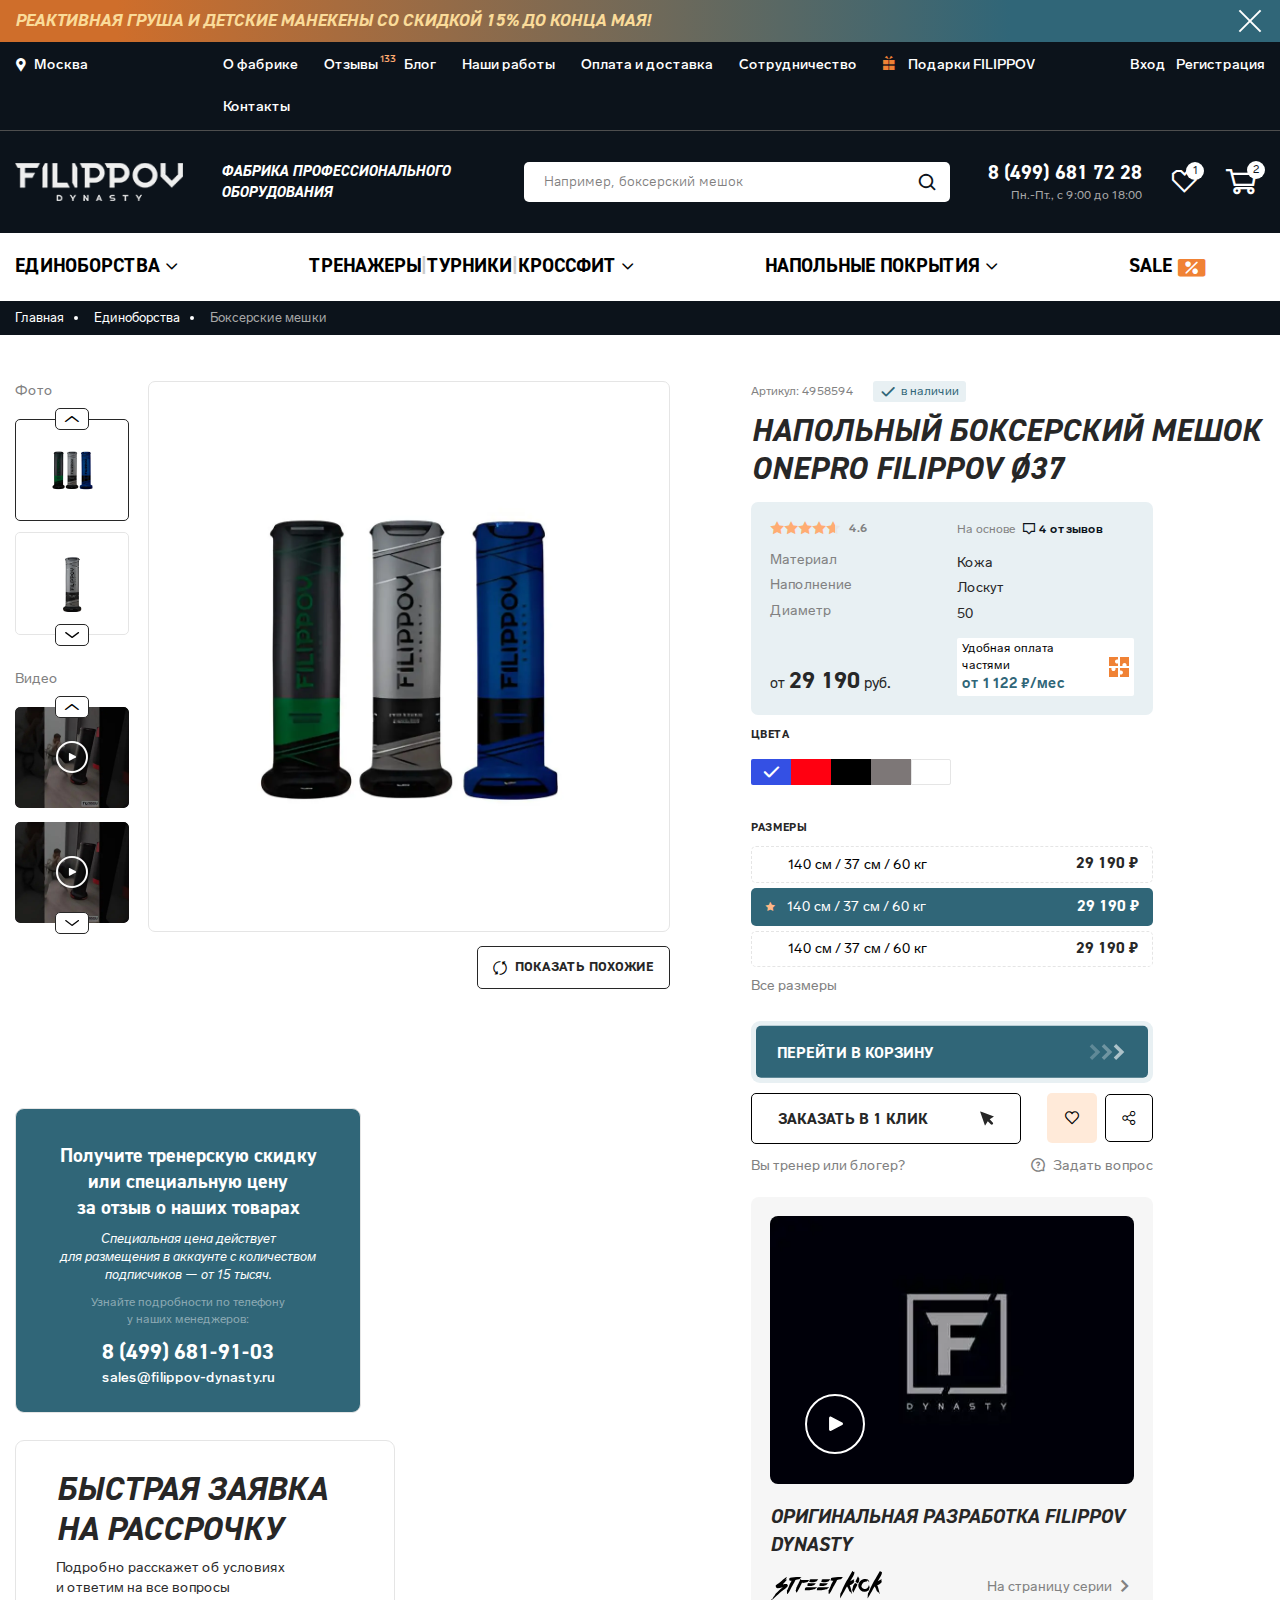
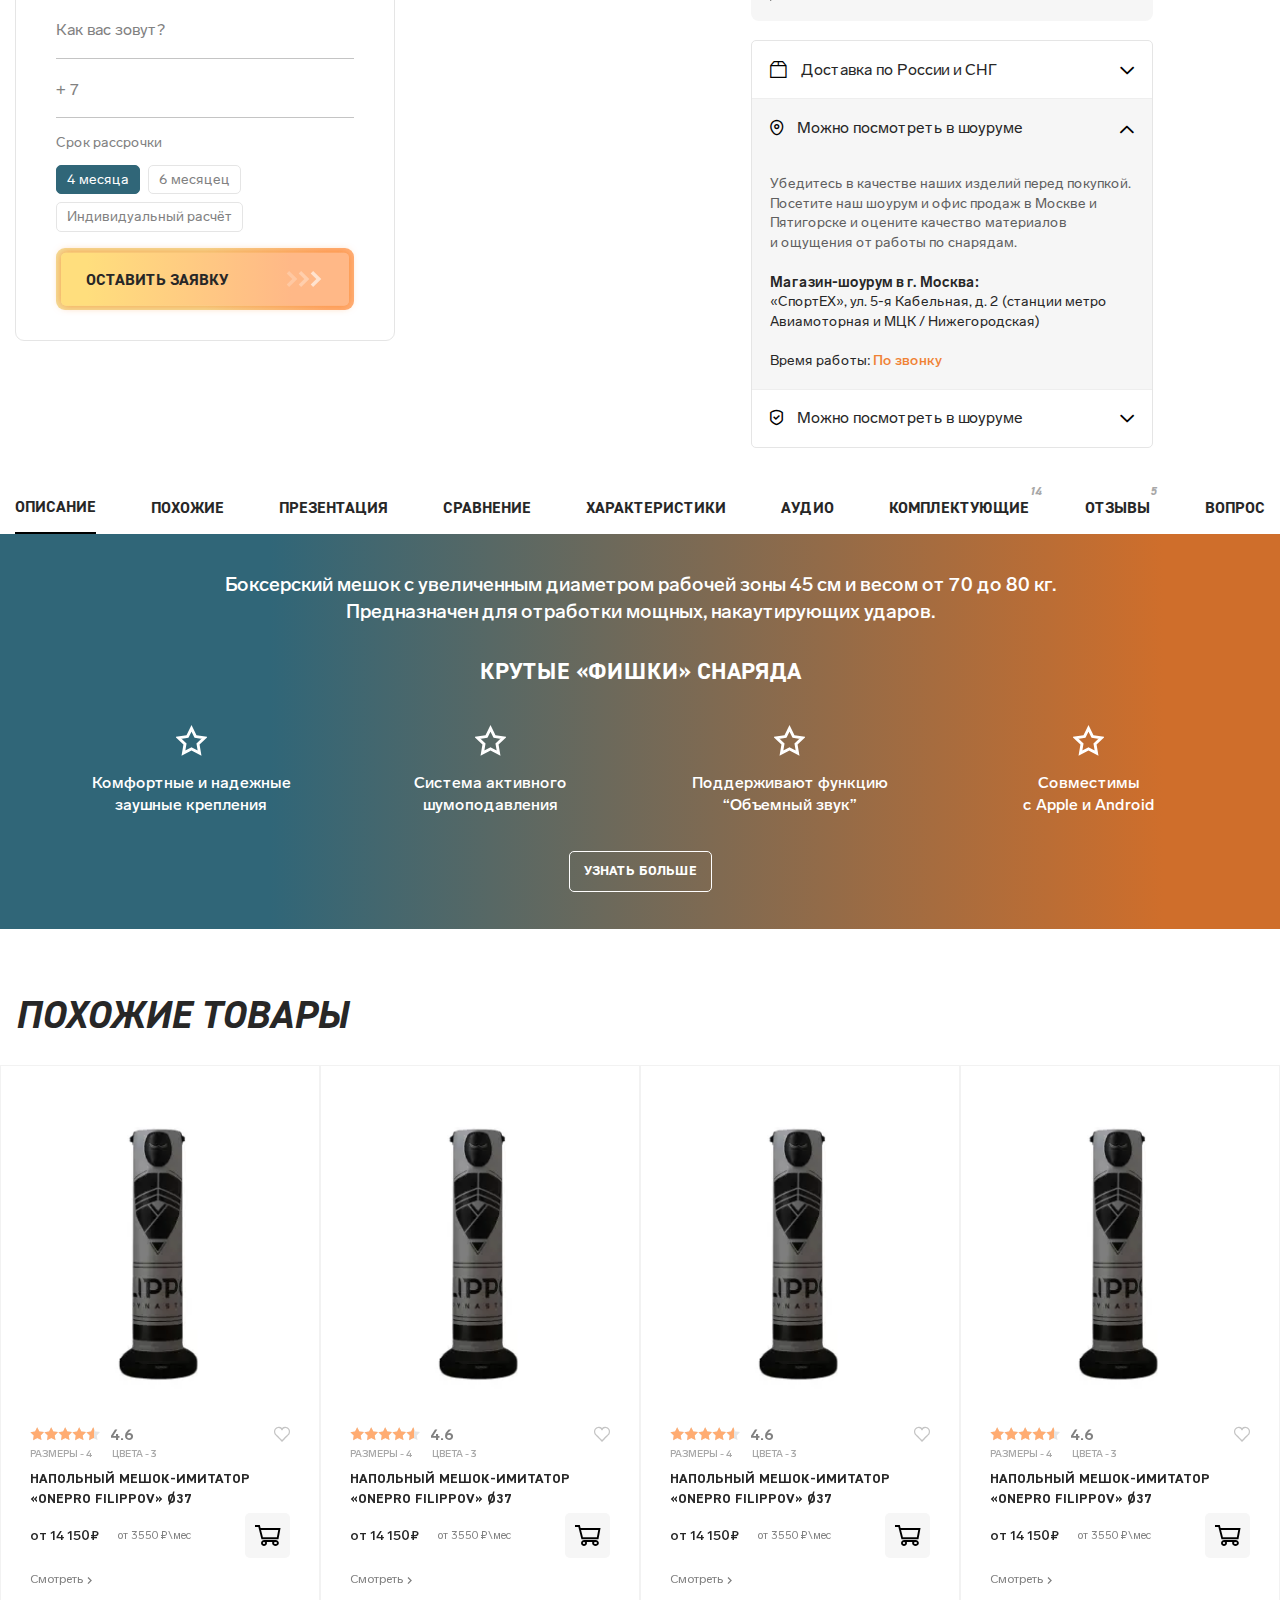
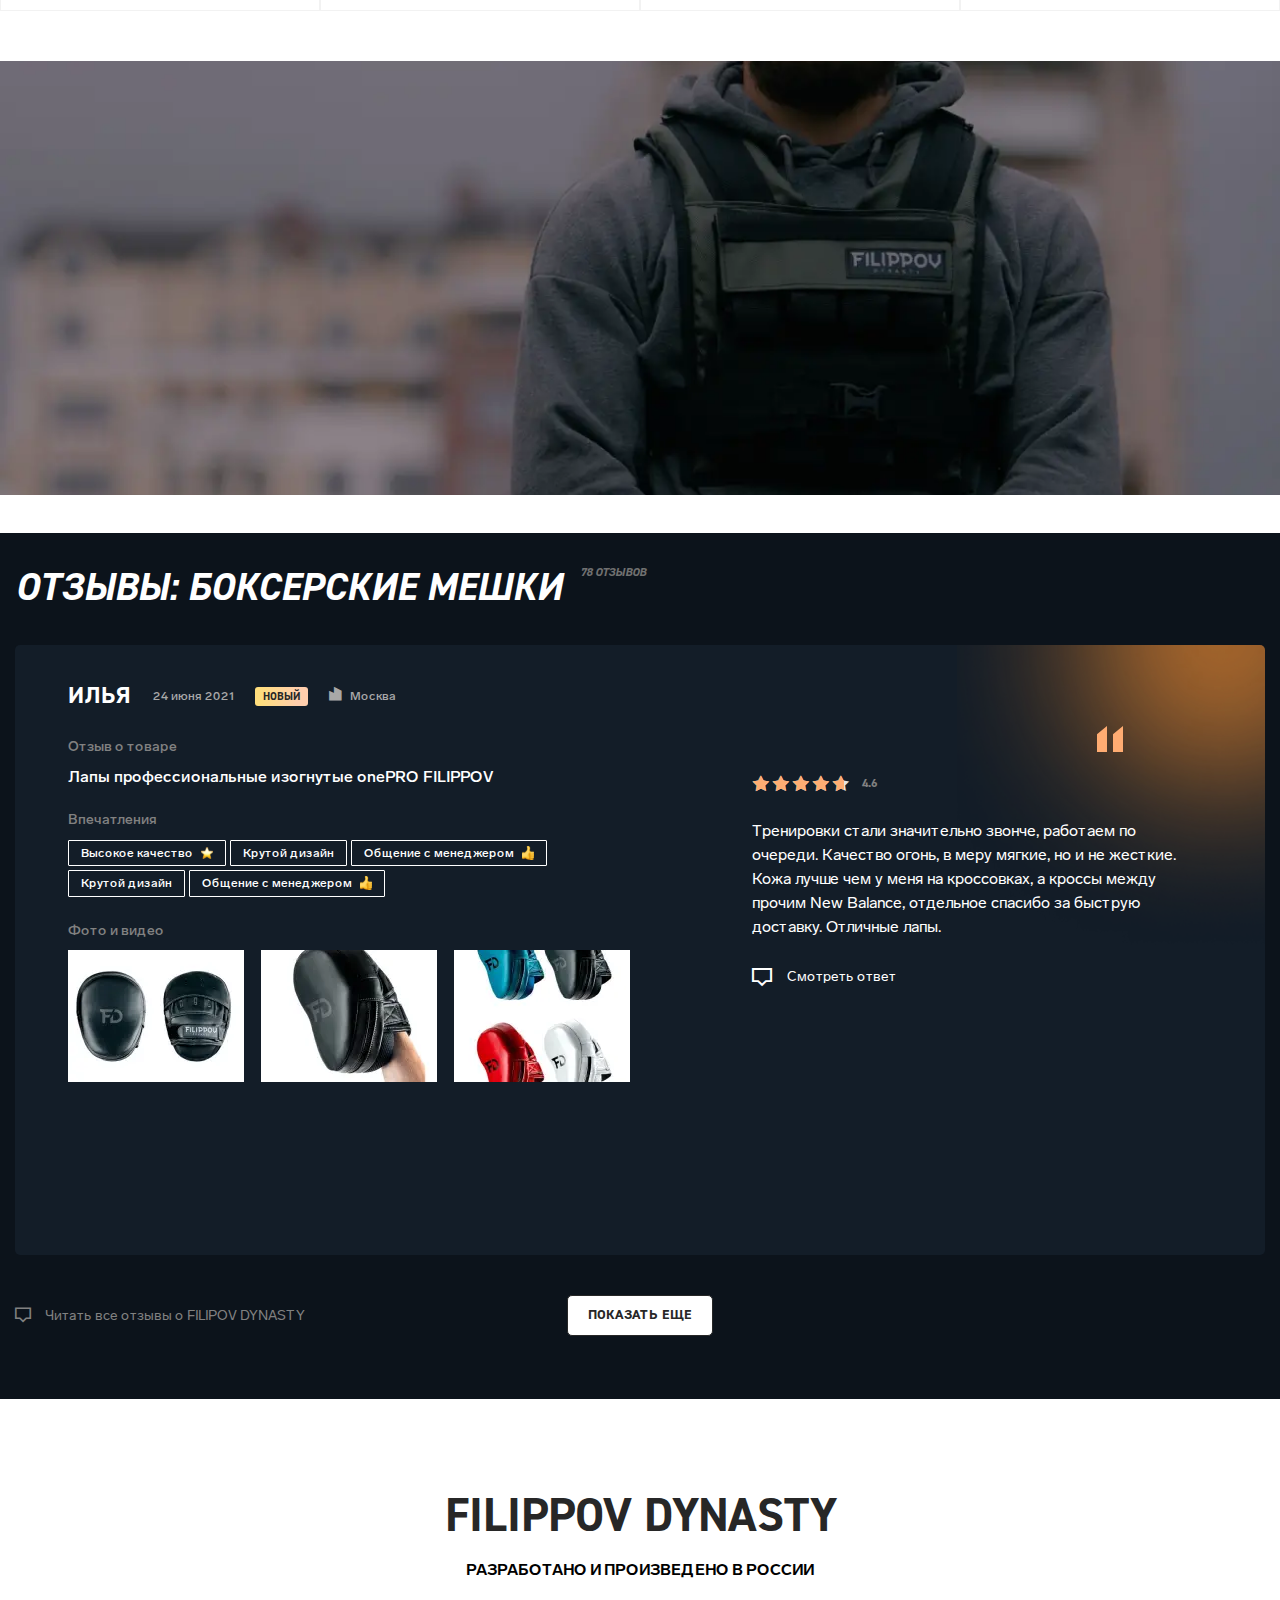
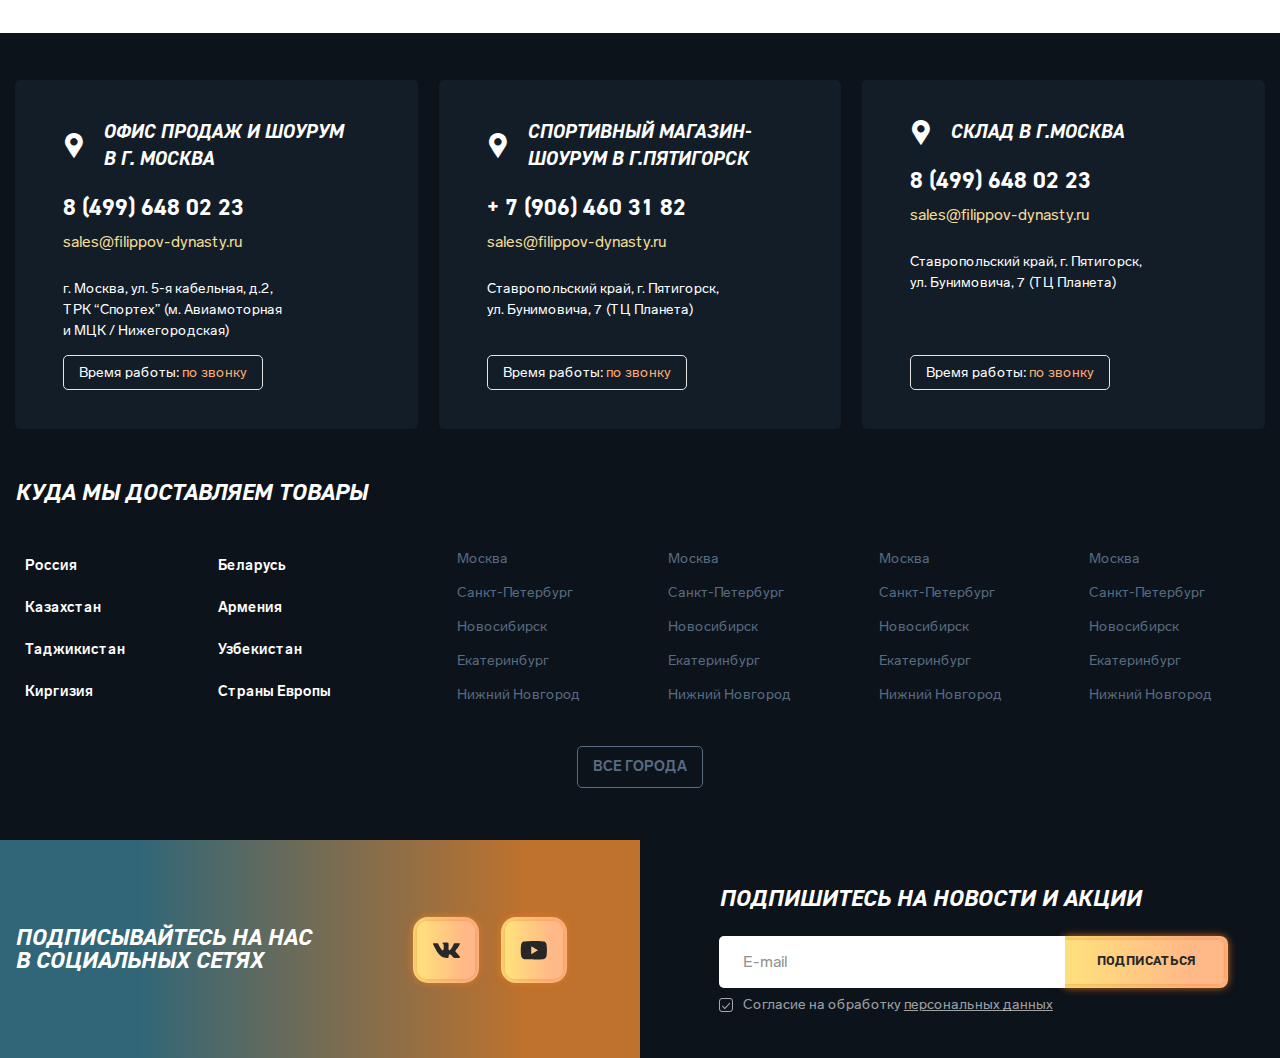
<file: product.html>
<!DOCTYPE html>
<html lang="ru">

<head>
	<title>Напольный боксёрский мешок ONEPRO FILIPPOV Ø37</title>
	<meta charset="UTF-8" />
	<meta name="format-detection" content="telephone=no" />
	<!-- <style>body{opacity: 0;}</style> -->
	<link rel="stylesheet" href="css/style.min.css?_v=20221017143402" />
	<link rel="icon" href="img/favicon.svg" type="image/svg+xml" />
	<!-- <meta name="robots" content="noindex, nofollow"> -->
	<meta name="viewport" content="width=device-width, initial-scale=1.0" />
</head>

<body>
	<div class="wrapper">
		<header class="header">
			<div class="header__wrapper">
				<div class="header__top top-header">
					<div class="top-header__container">
						<p class="top-header__text">Реактивная груша и детские манекены со скидкой 15% до конца мая!</p>
						<button class="top-header__close" type="button" class="button"></button>
					</div>
				</div>
				<div class="header__middle middle-header">
					<div class="middle-header__container">
						<div class="middle-header__top top-middle-header">
							<div data-da=".menu-header-list, 767, last" class="top-middle-header__location _icon-locate">
								<a href="#" class="top-middle-header__location-link">Москва</a>
							</div>
							<nav class="top-middle-header__menu">
								<ul data-da=".menu__body, 991" class="menu-header-list">
									<li class="menu-header-list__item">
										<a href="catalog.html" class="menu-header-list__link"> О фабрике </a>
									</li>
									<li class="menu-header-list__item menu-header-list__item_comments">
										<a href="catalog.html" class="menu-header-list__link"> Отзывы</a>
										<span id="comments-value">133</span>
									</li>
									<li class="menu-header-list__item">
										<a href="catalog.html" class="menu-header-list__link"> Блог </a>
									</li>
									<li class="menu-header-list__item">
										<a href="catalog.html" class="menu-header-list__link"> Наши работы </a>
									</li>
									<li class="menu-header-list__item">
										<a href="catalog.html" class="menu-header-list__link"> Оплата и доставка </a>
									</li>
									<li class="menu-header-list__item">
										<a href="catalog.html" class="menu-header-list__link"> Сотрудничество </a>
									</li>
									<li class="menu-header-list__item menu-header-list__item_presents _icon-present">
										<a href="catalog.html" class="menu-header-list__link"> Подарки FILIPPOV </a>
									</li>
									<li class="menu-header-list__item">
										<a href="catalog.html" class="menu-header-list__link"> Контакты </a>
									</li>
								</ul>
							</nav>
							<div class="top-middle-header__authorization">
								<a href="#" class="top-middle-header__login">Вход</a>
								<a href="#" class="top-middle-header__registration">Регистрация</a>
							</div>

							<button class="top-middle-header__search _icon-search"></button>
						</div>
						<div class="middle-header__main main-middle-header">
							<div class="main-middle-header__menu menu">
								<div class="menu__icon-wrapper">
									<button type="button" class="menu__icon icon-menu"><span></span></button>
								</div>
								<nav class="menu__body">
									<button class="menu__catalog-button _icon-arrow-right">Каталог</button>
								</nav>
								<div class="menu__sub-list"></div>
							</div>

							<div class="main-middle-header__logo">
								<a href="index.html">
									<picture><source srcset="img/logo.webp" type="image/webp"><img src="img/logo.png" alt="Filippov" /></picture>
								</a>
							</div>
							<div class="main-middle-header__tagline">
								<p>Фабрика профессионального оборудования</p>
							</div>
							<form action="#" class="main-middle-header__search">
								<input enterkeyhint="search" type="text" placeholder="Например, боксерский мешок" class="main-middle-header__input" />
								<button type="submit" class="main-middle-header__search-button _icon-search"></button>
							</form>
							<div class="main-middle-header__map">
								<div class="main-middle-header__call">
									<a href="tel:84996817228" class="main-middle-header__call-phone _icon-phone">
										<p>8 (499) 681 72 28</p>
									</a>
									<p class="main-middle-header__call-date">Пн.-Пт., с 9:00 до 18:00</p>
								</div>
								<button type="button" class="main-middle-header__like _icon-like">
									<span>1</span>
								</button>
								<button type="button" class="main-middle-header__cart _icon-cart">
									<span>2</span>
								</button>
							</div>
						</div>
					</div>
				</div>
				<div class="header__bottom bottom-header">
					<div class="bottom-header__container">
						<div class="bottom-header__inner">
							<button class="bottom-header__back _icon-arrow-right">Назад</button>
							<button data-content="1" class="bottom-header__item _icon-arrow-spoiler-bottom">
								Единоборства
							</button>
							<button data-content="2" class="bottom-header__item _icon-arrow-spoiler-bottom">
								Кроссфит <span>|</span> Турники <span>|</span> Тренажеры
							</button>
							<button data-content="3" class="bottom-header__item _icon-arrow-spoiler-bottom">
								Напольные покрытия
							</button>
							<button data-content="4" class="bottom-header__item bottom-header__item_sale _icon-sale">
								SALE
							</button>
						</div>
					</div>
				</div>
			</div>
			<div data-da=".menu__sub-list, 991" class="header__bottom-menu bottom-menu">
				<div data-content="1" class="bottom-menu__item item-bottom-menu">
					<button class="bottom-menu__back _icon-arrow-right">Назад</button>
					<div class="item-bottom-menu__container">
						<nav class="item-bottom-menu__nav">
							<ul class="item-bottom-menu__list">
								<li class="item-bottom-menu__item">
									<a href="catalog.html" class="item-bottom-menu__link"> Бокс </a>
								</li>
								<li class="item-bottom-menu__item">
									<a href="catalog.html" class="item-bottom-menu__link"> Кикбоксинг </a>
								</li>
								<li class="item-bottom-menu__item">
									<a href="catalog.html" class="item-bottom-menu__link"> Тайский бокс </a>
								</li>
								<li class="item-bottom-menu__item">
									<a href="catalog.html" class="item-bottom-menu__link"> Бразильское Джиу-Джитсу </a>
								</li>
								<li class="item-bottom-menu__item">
									<a href="catalog.html" class="item-bottom-menu__link"> Самбо </a>
								</li>
								<li class="item-bottom-menu__item">
									<a href="catalog.html" class="item-bottom-menu__link"> Тайский бокс </a>
								</li>
								<li class="item-bottom-menu__item">
									<a href="catalog.html" class="item-bottom-menu__link"> Кикбоксинг </a>
								</li>
							</ul>
						</nav>
					</div>
				</div>
				<div data-content="2" class="bottom-menu__item item-bottom-menu">
					<button class="bottom-menu__back _icon-arrow-right">Назад</button>
					<div class="bottom-menu__container">
						<nav class="item-bottom-menu__nav">
							<ul class="item-bottom-menu__list">
								<li class="item-bottom-menu__item">
									<a href="catalog.html" class="item-bottom-menu__link"> Бразильское Джиу-Джитсу </a>
								</li>
								<li class="item-bottom-menu__item">
									<a href="catalog.html" class="item-bottom-menu__link"> Самбо </a>
								</li>
								<li class="item-bottom-menu__item">
									<a href="catalog.html" class="item-bottom-menu__link"> Тайский бокс </a>
								</li>
								<li class="item-bottom-menu__item">
									<a href="catalog.html" class="item-bottom-menu__link"> Кикбоксинг </a>
								</li>
								<li class="item-bottom-menu__item">
									<a href="catalog.html" class="item-bottom-menu__link"> Самбо </a>
								</li>
								<li class="item-bottom-menu__item">
									<a href="catalog.html" class="item-bottom-menu__link"> Тайский бокс </a>
								</li>
								<li class="item-bottom-menu__item">
									<a href="catalog.html" class="item-bottom-menu__link"> Кикбоксинг </a>
								</li>
								<li class="item-bottom-menu__item">
									<a href="catalog.html" class="item-bottom-menu__link"> Бокс </a>
								</li>
								<li class="item-bottom-menu__item">
									<a href="catalog.html" class="item-bottom-menu__link"> Кикбоксинг </a>
								</li>
								<li class="item-bottom-menu__item">
									<a href="catalog.html" class="item-bottom-menu__link"> Тайский бокс </a>
								</li>
							</ul>
						</nav>
					</div>
				</div>
				<div data-content="3" class="bottom-menu__item item-bottom-menu">
					<button class="bottom-menu__back _icon-arrow-right">Назад</button>
					<div class="bottom-menu__container">
						<nav class="item-bottom-menu__nav">
							<ul class="item-bottom-menu__list">
								<li class="item-bottom-menu__item">
									<a href="catalog.html" class="item-bottom-menu__link"> Бокс </a>
								</li>
								<li class="item-bottom-menu__item">
									<a href="catalog.html" class="item-bottom-menu__link"> Кикбоксинг </a>
								</li>
								<li class="item-bottom-menu__item">
									<a href="catalog.html" class="item-bottom-menu__link"> Тайский бокс </a>
								</li>
							</ul>
						</nav>
					</div>
				</div>
				<div data-content="4" class="bottom-menu__item item-bottom-menu">
					<button class="bottom-menu__back _icon-arrow-right">Назад</button>
					<div class="bottom-menu__container">
						<nav class="item-bottom-menu__nav">
							<ul class="item-bottom-menu__list">
								<li class="item-bottom-menu__item">
									<a href="catalog.html" class="item-bottom-menu__link"> Бразильское Джиу-Джитсу </a>
								</li>
								<li class="item-bottom-menu__item">
									<a href="catalog.html" class="item-bottom-menu__link"> Самбо </a>
								</li>
								<li class="item-bottom-menu__item">
									<a href="catalog.html" class="item-bottom-menu__link"> Тайский бокс </a>
								</li>
								<li class="item-bottom-menu__item">
									<a href="catalog.html" class="item-bottom-menu__link"> Бразильское Джиу-Джитсу </a>
								</li>
								<li class="item-bottom-menu__item">
									<a href="catalog.html" class="item-bottom-menu__link"> Самбо </a>
								</li>
								<li class="item-bottom-menu__item">
									<a href="catalog.html" class="item-bottom-menu__link"> Тайский бокс </a>
								</li>
								<li class="item-bottom-menu__item">
									<a href="catalog.html" class="item-bottom-menu__link"> Бразильское Джиу-Джитсу </a>
								</li>
								<li class="item-bottom-menu__item">
									<a href="catalog.html" class="item-bottom-menu__link"> Самбо </a>
								</li>
								<li class="item-bottom-menu__item">
									<a href="catalog.html" class="item-bottom-menu__link"> Тайский бокс </a>
								</li>
								<li class="item-bottom-menu__item">
									<a href="catalog.html" class="item-bottom-menu__link"> Кикбоксинг </a>
								</li>

								<li class="item-bottom-menu__item">
									<a href="catalog.html" class="item-bottom-menu__link"> Бокс </a>
								</li>
								<li class="item-bottom-menu__item">
									<a href="catalog.html" class="item-bottom-menu__link"> Кикбоксинг </a>
								</li>
								<li class="item-bottom-menu__item">
									<a href="catalog.html" class="item-bottom-menu__link"> Тайский бокс </a>
								</li>
							</ul>
						</nav>
					</div>
				</div>
			</div>
		</header>

		<main class="page">
			<div class="page__breadcrumps">
				<div class="breadcrumps-block">
					<div class="breadcrumps-block__container">
						<div class="breadcrumps-block__inner">
							<a href="home.html" class="breadcrumps-block__past">Главная</a>
							<a href="catalog.html" class="breadcrumps-block__past">Единоборства</a>

							<span class="breadcrumps-block__active">Боксерские мешки</span>
						</div>
					</div>
				</div>
			</div>
			<div class="page__product-block product-block">
				<div class="product-block__container">
					<div class="product-block__inner">
						<div class="product-block__column product-block__column_mod">
							<div class="product-block__preview preview-product">
								<div class="preview-product__thumbs">
									<div class="preview-product__thumbs-images thumbs-images">
										<p class="thumbs-images__title thumbs-title">Фото</p>
										<div class="thumbs-images__wrapper-mod">
											<div class="thumbs-images__slider swiper">
												<div class="thumbs-images__wrapper swiper-wrapper">
													<div class="thumbs-images__slide swiper-slide">
														<div class="thumbs-images__image-ibg_contain">
															<picture><source srcset="img/product-page/preview/2.webp" type="image/webp"><img src="img/product-page/preview/2.jpg" alt="image" /></picture>
														</div>
													</div>
													<div class="thumbs-images__slide swiper-slide">
														<div class="thumbs-images__image-ibg_contain">
															<picture><source srcset="img/product-page/preview/1.webp" type="image/webp"><img src="img/product-page/preview/1.jpg" alt="image" /></picture>
														</div>
													</div>

													<div class="thumbs-images__slide swiper-slide">
														<div class="thumbs-images__image-ibg_contain">
															<picture><source srcset="img/product-page/preview/2.webp" type="image/webp"><img src="img/product-page/preview/2.jpg" alt="image" /></picture>
														</div>
													</div>
													<div class="thumbs-images__slide swiper-slide">
														<div class="thumbs-images__image-ibg_contain">
															<picture><source srcset="img/product-page/preview/1.webp" type="image/webp"><img src="img/product-page/preview/1.jpg" alt="image" /></picture>
														</div>
													</div>
												</div>
											</div>
											<div class="thumbs-images__slider-next"></div>
											<div class="thumbs-images__slider-prev"></div>
										</div>
									</div>
									<div class="preview-product__thumbs-videos thumbs-videos">
										<p class="thumbs-videos__title thumbs-title">Видео</p>
										<div class="thumbs-videos__wrapper-mod">
											<div class="thumbs-videos__slider swiper">
												<div class="thumbs-videos__wrapper swiper-wrapper">
													<div class="thumbs-videos__slide swiper-slide">
														<div class="thumbs-videos__image-ibg">
															<picture><source srcset="img/product-page/preview/3.webp" type="image/webp"><img src="img/product-page/preview/3.jpg" alt="video" /></picture>
														</div>
													</div>
													<div class="thumbs-videos__slide swiper-slide">
														<div class="thumbs-videos__image-ibg">
															<picture><source srcset="img/product-page/preview/3.webp" type="image/webp"><img src="img/product-page/preview/3.jpg" alt="video" /></picture>
														</div>
													</div>
													<div class="thumbs-videos__slide swiper-slide">
														<div class="thumbs-videos__image-ibg">
															<picture><source srcset="img/product-page/preview/3.webp" type="image/webp"><img src="img/product-page/preview/3.jpg" alt="video" /></picture>
														</div>
													</div>
													<div class="thumbs-videos__slide swiper-slide">
														<div class="thumbs-videos__image-ibg">
															<picture><source srcset="img/product-page/preview/3.webp" type="image/webp"><img src="img/product-page/preview/3.jpg" alt="video" /></picture>
														</div>
													</div>
												</div>
											</div>
											<div class="thumbs-videos__slider-next"></div>
											<div class="thumbs-videos__slider-prev"></div>
										</div>
									</div>
								</div>
								<div class="preview-product__main-preview main-preview">
									<div class="main-preview__slider swiper">
										<div class="main-preview__wrapper swiper-wrapper">
											<div class="main-preview__slide swiper-slide">
												<div class="main-preview__image-ibg_contain">
													<picture><source srcset="img/product-page/preview/2.webp" type="image/webp"><img src="img/product-page/preview/2.jpg" alt="image" /></picture>
												</div>
											</div>
											<div class="main-preview__slide swiper-slide">
												<div class="main-preview__image-ibg_contain">
													<picture><source srcset="img/product-page/preview/1.webp" type="image/webp"><img src="img/product-page/preview/1.jpg" alt="image" /></picture>
												</div>
											</div>
											<div class="main-preview__slide swiper-slide">
												<div class="main-preview__image-ibg_contain">
													<picture><source srcset="img/product-page/preview/2.webp" type="image/webp"><img src="img/product-page/preview/2.jpg" alt="image" /></picture>
												</div>
											</div>
											<div class="main-preview__slide swiper-slide">
												<div class="main-preview__image-ibg_contain">
													<picture><source srcset="img/product-page/preview/1.webp" type="image/webp"><img src="img/product-page/preview/1.jpg" alt="image" /></picture>
												</div>
											</div>
										</div>
									</div>
								</div>
							</div>
							<div class="product-block__button-wrapper">
								<a href="catalog.html" class="product-block__show-more _icon-refresh"><span>Показать похожие</span></a>
							</div>
							<div class="product-block__info-mod"></div>
							<div class="product-block__banner-discound discount-banner">
								<div class="discount-banner__inner">
									<h4 class="discount-banner__title">
										Получите тренерскую скидку <br />
										или специальную цену <br />
										за отзыв о наших товарах
									</h4>
									<p class="discount-banner__sub-title">
										Специальная цена действует <br />
										для размещения в аккаунте с количеством <br />
										подписчиков — от 15 тысяч.
									</p>
									<p class="discount-banner__text">
										Узнайте подробности по телефону <br />
										у наших менеджеров:
									</p>
									<a href="tel:84996819103" class="discount-banner__phone">8 (499) 681-91-03 </a>
									<a href="mailto:sales@filippov-dynasty.ru" class="discount-banner__email">sales@filippov-dynasty.ru</a>
								</div>
							</div>
							<div class="product-block__banner-request request-banner">
								<div class="request-banner__inner">
									<h4 class="request-banner__title">
										Быстрая заявка <br />
										на рассрочку
									</h4>
									<p class="request-banner__text">
										Подробно расскажет об условиях <br />
										и ответим на все вопросы
									</p>
									<form action="#" class="request-banner__form">
										<div class="request-banner__inputs">
											<input type="text" name="form[]" placeholder="Как вас зовут?" class="request-banner__name-input" />
											<input type="text" name="form[]" placeholder="+ 7" class="request-banner__name-number" />
										</div>

										<div class="request-banner__plan">
											<p class="request-banner__plan-title">Срок рассрочки</p>
											<div class="request-banner__plan-items">
												<div class="request-banner__plan-item request-banner__plan-item_active">
													<span>4 месяца</span>
												</div>
												<div class="request-banner__plan-item">
													<span>6 месяцец</span>
												</div>
												<div class="request-banner__plan-item">
													<span>Индивидуальный расчёт</span>
												</div>
											</div>
										</div>
										<button class="request-banner__button-send">
											<span> Оставить заявку </span>
											<img src="img/product-page/preview/icon-arrow.svg" alt="icon" />
										</button>
									</form>
								</div>
							</div>
						</div>
						<div class="product-block__column">
							<div data-da=".product-block__column_mod, 991, first" class="product-block__heading heading-product">
								<div class="heading-product__info">
									<p class="heading-product__article">Артикул: 4958594</p>
									<p class="heading-product__instock _icon-ok">
										<span>в наличии</span>
									</p>
								</div>
								<h3 class="heading-product__title">Напольный боксерский мешок onePRO FILIPPOV Ø37</h3>
							</div>

							<div data-da=".product-block__info-mod, 991, first" class="product-block__inner-mod">
								<div class="product-block__info info-product">
									<div class="info-product__column">
										<div class="info-product__rating">
											<div class="rating">
												<div class="rating__body">
													<div class="rating__active"></div>
													<div class="rating__items">
														<input type="radio" class="rating__item" value="1" name="rating" />
														<input type="radio" class="rating__item" value="2" name="rating" />
														<input type="radio" class="rating__item" value="3" name="rating" />
														<input type="radio" class="rating__item" value="4" name="rating" />
														<input type="radio" class="rating__item" value="5" name="rating" />
													</div>
												</div>
												<div class="rating__value">4.6</div>
											</div>
										</div>
										<div class="info-product__options">
											<p class="info-product__option">Материал</p>
											<p class="info-product__option">Наполнение</p>
											<p class="info-product__option">Диаметр</p>
										</div>
										<p class="info-product__price">от <span>29 190</span> руб.</p>
									</div>
									<div class="info-product__column">
										<div class="info-product__reviews">
											<span>На основе</span>
											<a href="#" class="_icon-comment">4 отзывов</a>
										</div>
										<div class="info-product__values">
											<p class="info-product__value">Кожа</p>
											<p class="info-product__value">Лоскут</p>
											<p class="info-product__value">50</p>
										</div>

										<div class="info-product__payment">
											<div class="info-product__payment-column">
												<p class="info-product__payment-title">Удобная оплата частями</p>
												<a href="#" class="info-product__payment-price"> от 1 122 ₽/мес </a>
											</div>
											<img src="img/product-page/preview/icon-price.svg" alt="icon" />
										</div>
									</div>
								</div>
								<div class="product-block__colors info-colors">
									<h4 class="info-colors__title">Цвета</h4>
									<div class="info-colors__inner">
										<button class="info-colors__color"></button>
										<button class="info-colors__color"></button>
										<button class="info-colors__color"></button>
										<button class="info-colors__color"></button>
										<button class="info-colors__color"></button>
									</div>
								</div>
								<div class="product-block__sizes product-sizes">
									<h4 class="product-sizes__title">Размеры</h4>
									<div class="product-sizes__inner">
										<div class="product-sizes__item">
											<div class="product-sizes__icon _icon-star"></div>
											<div class="product-sizes__value">
												<span>140 см / 37 см / 60 кг</span>
											</div>
											<span class="product-sizes__price">29 190 ₽</span>
										</div>
										<div class="product-sizes__item product-sizes__item_active">
											<div class="product-sizes__icon _icon-star"></div>
											<div class="product-sizes__value">
												<span>140 см / 37 см / 60 кг</span>
											</div>
											<span class="product-sizes__price">29 190 ₽</span>
										</div>
										<div class="product-sizes__item">
											<div class="product-sizes__icon _icon-star"></div>
											<div class="product-sizes__value">
												<span>140 см / 37 см / 60 кг</span>
											</div>
											<span class="product-sizes__price">29 190 ₽</span>
										</div>
									</div>
									<a href="#" class="product-sizes__all">Все размеры</a>
								</div>
								<div class="product-block__buy buy-product">
									<div class="buy-product__to-cart">
										<a href="#" class="buy-product__cart-link">
											<span>Перейти в корзину</span>
											<img src="img/product-page/preview/icon-arrow.svg" alt="arrow" />
										</a>
									</div>
									<div class="buy-product__actions">
										<a href="#" class="buy-product__one-click">
											<span>Заказать в 1 Клик</span>
											<img src="img/icons/cursor.svg" alt="cursor" />
										</a>
										<div class="buy-product__buttons">
											<button type="button" class="buy-product__like _icon-like-product"></button>
											<button type="button" class="buy-product__share _icon-share"></button>
										</div>
									</div>
									<div class="buy-product__questions">
										<a href="#" class="buy-product__question">Вы тренер или блогер?</a>
										<div class="buy-product__ask _icon-question">
											<a href="#">Задать вопрос</a>
										</div>
									</div>
								</div>
								<div class="product-block__banner banner-product">
									<div class="banner-product__inner">
										<a href="#" class="banner-product__image-ibg">
											<picture><source srcset="img/product-page/preview/banner-image.webp" type="image/webp"><img src="img/product-page/preview/banner-image.jpg" alt="image" /></picture>
										</a>
										<h3 class="banner-product__title">Оригинальная разработка FILIPPOV DYNASTY</h3>
										<div class="banner-product__links">
											<a href="#" class="banner-product__icon-link">
												<img src="img/product-page/preview/banner-icon.svg" alt="streetkick" />
											</a>
											<a href="home.html" class="banner-product__to-series-link _icon-arrow-watch">На страницу серии</a>
										</div>
									</div>
								</div>
								<div class="product-block__about about-product">
									<div class="about-product__inner">
										<div data-spollers data-one-spoller class="about-product__spollers">
											<div class="about-product__item">
												<button type="button" data-spoller class="about-product__heading">
													<span class="about-product__icon _icon-box-product"></span>
													<span class="about-product__title">Доставка по России и СНГ</span>
													<span class="about-product__icon-arrow _icon-arrow-spoiler-bottom"></span>
												</button>
												<div class="about-product__body">
													<p class="about-product__text">
														Убедитесь в качестве наших изделий перед покупкой.<br />
														Посетите наш шоурум и офис продаж в Москве и <br />
														Пятигорске и оцените качество материалов <br />
														и ощущения от работы по снарядам.
													</p>
													<p class="about-product__address">
														<span>Магазин-шоурум в г. Москва:</span> <br />
														«СпортEX», ул. 5-я Кабельная, д. 2 (станции метро Авиамоторная и МЦК /
														Нижегородская)
													</p>
													<div class="about-product__time-work">
														<span>Время работы</span>
														<a href="#">По звонку</a>
													</div>
												</div>
											</div>
											<div class="about-product__item">
												<button type="button" data-spoller class="about-product__heading _spoller-active">
													<span class="about-product__icon _icon-location-product"></span>
													<span class="about-product__title">Можно посмотреть в шоуруме </span>
													<span class="about-product__icon-arrow _icon-arrow-spoiler-bottom"></span>
												</button>
												<div class="about-product__body">
													<p class="about-product__text">
														Убедитесь в качестве наших изделий перед покупкой.<br />
														Посетите наш шоурум и офис продаж в Москве и <br />
														Пятигорске и оцените качество материалов <br />
														и ощущения от работы по снарядам.
													</p>
													<p class="about-product__address">
														<span>Магазин-шоурум в г. Москва:</span> <br />
														«СпортEX», ул. 5-я Кабельная, д. 2 (станции метро Авиамоторная и МЦК /
														Нижегородская)
													</p>
													<div class="about-product__time-work">
														<span>Время работы: </span>
														<a href="#">По звонку</a>
													</div>
												</div>
											</div>
											<div class="about-product__item">
												<button type="button" data-spoller class="about-product__heading">
													<span class="about-product__icon _icon-shield-product"></span>
													<span class="about-product__title">Можно посмотреть в шоуруме</span>
													<span class="about-product__icon-arrow _icon-arrow-spoiler-bottom"></span>
												</button>
												<div class="about-product__body">
													<p class="about-product__text">
														Убедитесь в качестве наших изделий перед покупкой.<br />
														Посетите наш шоурум и офис продаж в Москве и <br />
														Пятигорске и оцените качество материалов <br />
														и ощущения от работы по снарядам.
													</p>
													<p class="about-product__address">
														<span>Магазин-шоурум в г. Москва:</span> <br />
														«СпортEX», ул. 5-я Кабельная, д. 2 (станции метро Авиамоторная и МЦК /
														Нижегородская)
													</p>
													<div class="about-product__time-work">
														<span>Время работы</span>
														<a href="#">По звонку</a>
													</div>
												</div>
											</div>
										</div>
									</div>
								</div>
							</div>
						</div>
					</div>
				</div>
			</div>
			<div class="page__product-tabs product-tabs">
				<div class="product-tabs__inner">
					<div data-tabs class="product-tabs">
						<div class="product-tabs__container">
							<nav data-tabs-titles class="product-tabs__navigation">
								<button type="button" class="product-tabs__title _tab-active">Описание</button>
								<button type="button" class="product-tabs__title">Похожие</button>
								<button type="button" class="product-tabs__title">Презентация</button>
								<button type="button" class="product-tabs__title">Сравнение</button>
								<button type="button" class="product-tabs__title">Характеристики</button>
								<button type="button" class="product-tabs__title">Аудио</button>
								<button type="button" class="product-tabs__title">Комплектующие <span> 14</span></button>
								<button type="button" class="product-tabs__title">Отзывы <span>5</span></button>
								<button type="button" class="product-tabs__title">Вопросы <span>4</span></button>
							</nav>
						</div>
						<div data-tabs-body class="product-tabs__content">
							<div class="product-tabs__body product-tabs__body_mod">
								<div class="product-tabs__container">
									<div class="product-tabs__body-wrapper">
										<p class="product-tabs__body-title">
											Боксерский мешок с увеличенным диаметром рабочей зоны 45 см и весом от 70 до 80 кг.
											<br />
											Предназначен для отработки мощных, накаутирующих ударов.
										</p>
										<p class="product-tabs__body-sub-title">Крутые «фишки» снаряда</p>
										<div class="product-tabs__body-items">
											<div class="product-tabs__body-item">
												<div class="product-tabs__icon">
													<img src="img/icons/star.svg" alt="star" />
												</div>
												<p class="product-tabs__item-text">
													Комфортные и надежные <br />
													заушные крепления
												</p>
											</div>
											<div class="product-tabs__body-item">
												<div class="product-tabs__icon">
													<img src="img/icons/star.svg" alt="star" />
												</div>
												<p class="product-tabs__item-text">
													Система активного <br />
													шумоподавления
												</p>
											</div>
											<div class="product-tabs__body-item">
												<div class="product-tabs__icon">
													<img src="img/icons/star.svg" alt="star" />
												</div>
												<p class="product-tabs__item-text">
													Поддерживают функцию <br />
													“Объемный звук”
												</p>
											</div>
											<div class="product-tabs__body-item">
												<div class="product-tabs__icon">
													<img src="img/icons/star.svg" alt="star" />
												</div>
												<p class="product-tabs__item-text">
													Совместимы <br />
													с Apple и Android
												</p>
											</div>
										</div>
										<div class="product-tabs__more">
											<a href="#" class="product-tabs__more-button"> Узнать больше </a>
										</div>
									</div>
								</div>
							</div>
							<div class="product-tabs__body product-tabs__body_mod">
								<div class="product-tabs__container">
									<div class="product-tabs__body-wrapper">
										<p class="product-tabs__body-title">
											Боксерский мешок с увеличенным диаметром рабочей зоны 45 см и весом от 70 до 80 кг.
											<br />
											Предназначен для отработки мощных, накаутирующих ударов.
										</p>
										<p class="product-tabs__body-sub-title">Крутые «фишки» Нашей компании</p>

										<div class="product-tabs__more">
											<a href="#" class="product-tabs__more-button"> Узнать больше </a>
										</div>
									</div>
								</div>
							</div>
							<div class="product-tabs__body product-tabs__body_mod">
								<div class="product-tabs__container">
									<div class="product-tabs__body-wrapper">
										<p class="product-tabs__body-title">
											Боксерский мешок с увеличенным диаметром рабочей зоны 45 см и весом от 70 до 80 кг.
											<br />
											Предназначен для отработки мощных, накаутирующих ударов.
										</p>
									</div>
								</div>
							</div>

							<div class="product-tabs__body product-tabs__body_mod">
								<div class="product-tabs__container">
									<div class="product-tabs__body-wrapper">
										<p class="product-tabs__body-title">
											Боксерский мешок с увеличенным диаметром рабочей зоны 45 см и весом от 70 до 80 кг.
											<br />
											Предназначен для отработки мощных, накаутирующих ударов.
										</p>
										<p class="product-tabs__body-sub-title">Крутые «фишки» снаряда</p>
										<div class="product-tabs__body-items">
											<div class="product-tabs__body-item">
												<div class="product-tabs__icon">
													<img src="img/icons/star.svg" alt="star" />
												</div>
												<p class="product-tabs__item-text">
													Комфортные и надежные <br />
													заушные крепления
												</p>
											</div>
											<div class="product-tabs__body-item">
												<div class="product-tabs__icon">
													<img src="img/icons/star.svg" alt="star" />
												</div>
												<p class="product-tabs__item-text">
													Система активного <br />
													шумоподавления
												</p>
											</div>
											<div class="product-tabs__body-item">
												<div class="product-tabs__icon">
													<img src="img/icons/star.svg" alt="star" />
												</div>
												<p class="product-tabs__item-text">
													Поддерживают функцию <br />
													“Объемный звук”
												</p>
											</div>
											<div class="product-tabs__body-item">
												<div class="product-tabs__icon">
													<img src="img/icons/star.svg" alt="star" />
												</div>
												<p class="product-tabs__item-text">
													Совместимы <br />
													с Apple и Android
												</p>
											</div>
										</div>
										<div class="product-tabs__more">
											<a href="#" class="product-tabs__more-button"> Узнать больше </a>
										</div>
									</div>
								</div>
							</div>
							<div class="product-tabs__body product-tabs__body_mod">
								<div class="product-tabs__container">
									<div class="product-tabs__body-wrapper">
										<p class="product-tabs__body-title">
											Боксерский мешок с увеличенным диаметром рабочей зоны 45 см и весом от 70 до 80 кг.
											<br />
											Предназначен для отработки мощных, накаутирующих ударов.
										</p>
										<p class="product-tabs__body-sub-title">Крутые «фишки» Нашей компании</p>

										<div class="product-tabs__more">
											<a href="#" class="product-tabs__more-button"> Узнать больше </a>
										</div>
									</div>
								</div>
							</div>
							<div class="product-tabs__body product-tabs__body_mod">
								<div class="product-tabs__container">
									<div class="product-tabs__body-wrapper">
										<p class="product-tabs__body-title">
											Боксерский мешок с увеличенным диаметром рабочей зоны 45 см и весом от 70 до 80 кг.
											<br />
											Предназначен для отработки мощных, накаутирующих ударов.
										</p>
									</div>
								</div>
							</div>

							<div class="product-tabs__body product-tabs__body_mod">
								<div class="product-tabs__container">
									<div class="product-tabs__body-wrapper">
										<p class="product-tabs__body-title">
											Боксерский мешок с увеличенным диаметром рабочей зоны 45 см и весом от 70 до 80 кг.
											<br />
											Предназначен для отработки мощных, накаутирующих ударов.
										</p>
										<p class="product-tabs__body-sub-title">Крутые «фишки» снаряда</p>
										<div class="product-tabs__body-items">
											<div class="product-tabs__body-item">
												<div class="product-tabs__icon">
													<img src="img/icons/star.svg" alt="star" />
												</div>
												<p class="product-tabs__item-text">
													Комфортные и надежные <br />
													заушные крепления
												</p>
											</div>
											<div class="product-tabs__body-item">
												<div class="product-tabs__icon">
													<img src="img/icons/star.svg" alt="star" />
												</div>
												<p class="product-tabs__item-text">
													Система активного <br />
													шумоподавления
												</p>
											</div>
											<div class="product-tabs__body-item">
												<div class="product-tabs__icon">
													<img src="img/icons/star.svg" alt="star" />
												</div>
												<p class="product-tabs__item-text">
													Поддерживают функцию <br />
													“Объемный звук”
												</p>
											</div>
											<div class="product-tabs__body-item">
												<div class="product-tabs__icon">
													<img src="img/icons/star.svg" alt="star" />
												</div>
												<p class="product-tabs__item-text">
													Совместимы <br />
													с Apple и Android
												</p>
											</div>
										</div>
										<div class="product-tabs__more">
											<a href="#" class="product-tabs__more-button"> Узнать больше </a>
										</div>
									</div>
								</div>
							</div>
							<div class="product-tabs__body product-tabs__body_mod">
								<div class="product-tabs__container">
									<div class="product-tabs__body-wrapper">
										<p class="product-tabs__body-title">
											Боксерский мешок с увеличенным диаметром рабочей зоны 45 см и весом от 70 до 80 кг.
											<br />
											Предназначен для отработки мощных, накаутирующих ударов.
										</p>
										<p class="product-tabs__body-sub-title">Крутые «фишки» Нашей компании</p>

										<div class="product-tabs__more">
											<a href="#" class="product-tabs__more-button"> Узнать больше </a>
										</div>
									</div>
								</div>
							</div>
							<div class="product-tabs__body product-tabs__body_mod">
								<div class="product-tabs__container">
									<div class="product-tabs__body-wrapper">
										<p class="product-tabs__body-title">
											Боксерский мешок с увеличенным диаметром рабочей зоны 45 см и весом от 70 до 80 кг.
											<br />
											Предназначен для отработки мощных, накаутирующих ударов.
										</p>
									</div>
								</div>
							</div>
						</div>
					</div>
				</div>
			</div>
			<section class="page__product-products more-products">
				<div class="more-products__container">
					<div class="more-products__heading">
						<h2 class="more-products__title title-section">Похожие товары</h2>
					</div>
				</div>
				<div class="more-products__container more-products__container_slider">
					<div class="more-products__slider">
						<div class="swiper-block">
							<div class="swiper-block__slider swiper">
								<div class="swiper-block__wrapper swiper-wrapper">
									<div class="swiper-block__slide product-item swiper-slide">
										<div class="product-item__inner">
											<a href="product.html" class="product-item__image-ibg_contain">
												<picture><source srcset="img/product/1.webp" type="image/webp"><img src="img/product/1.jpg" alt="Картинка" /></picture>
											</a>
											<div class="product-item__actions">
												<div class="product-item__rating rating">
													<div class="rating__body">
														<div class="rating__active"></div>
														<div class="rating__items">
															<input type="radio" class="rating__item" value="1" name="rating" />
															<input type="radio" class="rating__item" value="2" name="rating" />
															<input type="radio" class="rating__item" value="3" name="rating" />
															<input type="radio" class="rating__item" value="4" name="rating" />
															<input type="radio" class="rating__item" value="5" name="rating" />
														</div>
													</div>
													<div class="rating__value">4.6</div>
												</div>
												<button class="product-item__like _icon-like-product"></button>
											</div>
											<div class="product-item__properties">
												<p class="product-item__property-size">размеры - 4</p>
												<p class="product-item__property-price">Цвета - 3</p>
											</div>
											<a href="product.html" class="product-item__title">Напольный мешок-имитатор «onePRO FILIPPOV» Ø37</a>

											<div class="product-item__info">
												<a href="product.html" class="product-item__price"> от <span>14 150₽</span> </a>
												<div class="product-item__price-duty"><a href="#">от 3550 ₽\мес</a></div>
												<button class="product-item__cart-button cart-button _icon-cart"></button>
											</div>
											<div class="product-item__watch-inner">
												<div class="product-item__watch-more">
													<a href="product.html" class="_icon-arrow-watch"> Смотреть</a>
												</div>
												<button class="product-item__cart-button-second cart-button _icon-cart"></button>
											</div>
										</div>
									</div>
									<div class="swiper-block__slide product-item swiper-slide">
										<div class="product-item__inner">
											<a href="product.html" class="product-item__image-ibg_contain">
												<picture><source srcset="img/product/1.webp" type="image/webp"><img src="img/product/1.jpg" alt="Картинка" /></picture>
											</a>
											<div class="product-item__actions">
												<div class="product-item__rating rating">
													<div class="rating__body">
														<div class="rating__active"></div>
														<div class="rating__items">
															<input type="radio" class="rating__item" value="1" name="rating" />
															<input type="radio" class="rating__item" value="2" name="rating" />
															<input type="radio" class="rating__item" value="3" name="rating" />
															<input type="radio" class="rating__item" value="4" name="rating" />
															<input type="radio" class="rating__item" value="5" name="rating" />
														</div>
													</div>
													<div class="rating__value">4.6</div>
												</div>
												<button class="product-item__like _icon-like-product"></button>
											</div>
											<div class="product-item__properties">
												<p class="product-item__property-size">размеры - 4</p>
												<p class="product-item__property-price">Цвета - 3</p>
											</div>
											<a href="product.html" class="product-item__title">Напольный мешок-имитатор «onePRO FILIPPOV» Ø37</a>

											<div class="product-item__info">
												<a href="product.html" class="product-item__price"> от <span>14 150₽</span> </a>
												<div class="product-item__price-duty"><a href="#">от 3550 ₽\мес</a></div>
												<button class="product-item__cart-button cart-button _icon-cart"></button>
											</div>
											<div class="product-item__watch-inner">
												<div class="product-item__watch-more">
													<a href="product.html" class="_icon-arrow-watch"> Смотреть</a>
												</div>
												<button class="product-item__cart-button-second cart-button _icon-cart"></button>
											</div>
										</div>
									</div>
									<div class="swiper-block__slide product-item swiper-slide">
										<div class="product-item__inner">
											<a href="product.html" class="product-item__image-ibg_contain">
												<picture><source srcset="img/product/1.webp" type="image/webp"><img src="img/product/1.jpg" alt="Картинка" /></picture>
											</a>
											<div class="product-item__actions">
												<div class="product-item__rating rating">
													<div class="rating__body">
														<div class="rating__active"></div>
														<div class="rating__items">
															<input type="radio" class="rating__item" value="1" name="rating" />
															<input type="radio" class="rating__item" value="2" name="rating" />
															<input type="radio" class="rating__item" value="3" name="rating" />
															<input type="radio" class="rating__item" value="4" name="rating" />
															<input type="radio" class="rating__item" value="5" name="rating" />
														</div>
													</div>
													<div class="rating__value">4.6</div>
												</div>
												<button class="product-item__like _icon-like-product"></button>
											</div>
											<div class="product-item__properties">
												<p class="product-item__property-size">размеры - 4</p>
												<p class="product-item__property-price">Цвета - 3</p>
											</div>
											<a href="product.html" class="product-item__title">Напольный мешок-имитатор «onePRO FILIPPOV» Ø37</a>

											<div class="product-item__info">
												<a href="product.html" class="product-item__price"> от <span>14 150₽</span> </a>
												<div class="product-item__price-duty"><a href="#">от 3550 ₽\мес</a></div>
												<button class="product-item__cart-button cart-button _icon-cart"></button>
											</div>
											<div class="product-item__watch-inner">
												<div class="product-item__watch-more">
													<a href="product.html" class="_icon-arrow-watch"> Смотреть</a>
												</div>
												<button class="product-item__cart-button-second cart-button _icon-cart"></button>
											</div>
										</div>
									</div>
									<div class="swiper-block__slide product-item swiper-slide">
										<div class="product-item__inner">
											<a href="product.html" class="product-item__image-ibg_contain">
												<picture><source srcset="img/product/1.webp" type="image/webp"><img src="img/product/1.jpg" alt="Картинка" /></picture>
											</a>
											<div class="product-item__actions">
												<div class="product-item__rating rating">
													<div class="rating__body">
														<div class="rating__active"></div>
														<div class="rating__items">
															<input type="radio" class="rating__item" value="1" name="rating" />
															<input type="radio" class="rating__item" value="2" name="rating" />
															<input type="radio" class="rating__item" value="3" name="rating" />
															<input type="radio" class="rating__item" value="4" name="rating" />
															<input type="radio" class="rating__item" value="5" name="rating" />
														</div>
													</div>
													<div class="rating__value">4.6</div>
												</div>
												<button class="product-item__like _icon-like-product"></button>
											</div>
											<div class="product-item__properties">
												<p class="product-item__property-size">размеры - 4</p>
												<p class="product-item__property-price">Цвета - 3</p>
											</div>
											<a href="product.html" class="product-item__title">Напольный мешок-имитатор «onePRO FILIPPOV» Ø37</a>

											<div class="product-item__info">
												<a href="product.html" class="product-item__price"> от <span>14 150₽</span> </a>
												<div class="product-item__price-duty"><a href="#">от 3550 ₽\мес</a></div>
												<button class="product-item__cart-button cart-button _icon-cart"></button>
											</div>
											<div class="product-item__watch-inner">
												<div class="product-item__watch-more">
													<a href="product.html" class="_icon-arrow-watch"> Смотреть</a>
												</div>
												<button class="product-item__cart-button-second cart-button _icon-cart"></button>
											</div>
										</div>
									</div>

									<div class="swiper-block__slide product-item swiper-slide">
										<div class="product-item__inner">
											<a href="product.html" class="product-item__image-ibg_contain">
												<picture><source srcset="img/product/1.webp" type="image/webp"><img src="img/product/1.jpg" alt="Картинка" /></picture>
											</a>
											<div class="product-item__actions">
												<div class="product-item__rating rating">
													<div class="rating__body">
														<div class="rating__active"></div>
														<div class="rating__items">
															<input type="radio" class="rating__item" value="1" name="rating" />
															<input type="radio" class="rating__item" value="2" name="rating" />
															<input type="radio" class="rating__item" value="3" name="rating" />
															<input type="radio" class="rating__item" value="4" name="rating" />
															<input type="radio" class="rating__item" value="5" name="rating" />
														</div>
													</div>
													<div class="rating__value">4.6</div>
												</div>
												<button class="product-item__like _icon-like-product"></button>
											</div>
											<div class="product-item__properties">
												<p class="product-item__property-size">размеры - 4</p>
												<p class="product-item__property-price">Цвета - 3</p>
											</div>
											<a href="product.html" class="product-item__title">Напольный мешок-имитатор «onePRO FILIPPOV» Ø37</a>

											<div class="product-item__info">
												<a href="product.html" class="product-item__price"> от <span>14 150₽</span> </a>
												<div class="product-item__price-duty"><a href="#">от 3550 ₽\мес</a></div>
												<button class="product-item__cart-button cart-button _icon-cart"></button>
											</div>
											<div class="product-item__watch-inner">
												<div class="product-item__watch-more">
													<a href="product.html" class="_icon-arrow-watch"> Смотреть</a>
												</div>
												<button class="product-item__cart-button-second cart-button _icon-cart"></button>
											</div>
										</div>
									</div>
									<div class="swiper-block__slide product-item swiper-slide">
										<div class="product-item__inner">
											<a href="product.html" class="product-item__image-ibg_contain">
												<picture><source srcset="img/product/1.webp" type="image/webp"><img src="img/product/1.jpg" alt="Картинка" /></picture>
											</a>
											<div class="product-item__actions">
												<div class="product-item__rating rating">
													<div class="rating__body">
														<div class="rating__active"></div>
														<div class="rating__items">
															<input type="radio" class="rating__item" value="1" name="rating" />
															<input type="radio" class="rating__item" value="2" name="rating" />
															<input type="radio" class="rating__item" value="3" name="rating" />
															<input type="radio" class="rating__item" value="4" name="rating" />
															<input type="radio" class="rating__item" value="5" name="rating" />
														</div>
													</div>
													<div class="rating__value">4.6</div>
												</div>
												<button class="product-item__like _icon-like-product"></button>
											</div>
											<div class="product-item__properties">
												<p class="product-item__property-size">размеры - 4</p>
												<p class="product-item__property-price">Цвета - 3</p>
											</div>
											<a href="product.html" class="product-item__title">Напольный мешок-имитатор «onePRO FILIPPOV» Ø37</a>

											<div class="product-item__info">
												<a href="product.html" class="product-item__price"> от <span>14 150₽</span> </a>
												<div class="product-item__price-duty"><a href="#">от 3550 ₽\мес</a></div>
												<button class="product-item__cart-button cart-button _icon-cart"></button>
											</div>
											<div class="product-item__watch-inner">
												<div class="product-item__watch-more">
													<a href="product.html" class="_icon-arrow-watch"> Смотреть</a>
												</div>
												<button class="product-item__cart-button-second cart-button _icon-cart"></button>
											</div>
										</div>
									</div>
									<div class="swiper-block__slide product-item swiper-slide">
										<div class="product-item__inner">
											<a href="product.html" class="product-item__image-ibg_contain">
												<picture><source srcset="img/product/1.webp" type="image/webp"><img src="img/product/1.jpg" alt="Картинка" /></picture>
											</a>
											<div class="product-item__actions">
												<div class="product-item__rating rating">
													<div class="rating__body">
														<div class="rating__active"></div>
														<div class="rating__items">
															<input type="radio" class="rating__item" value="1" name="rating" />
															<input type="radio" class="rating__item" value="2" name="rating" />
															<input type="radio" class="rating__item" value="3" name="rating" />
															<input type="radio" class="rating__item" value="4" name="rating" />
															<input type="radio" class="rating__item" value="5" name="rating" />
														</div>
													</div>
													<div class="rating__value">4.6</div>
												</div>
												<button class="product-item__like _icon-like-product"></button>
											</div>
											<div class="product-item__properties">
												<p class="product-item__property-size">размеры - 4</p>
												<p class="product-item__property-price">Цвета - 3</p>
											</div>
											<a href="product.html" class="product-item__title">Напольный мешок-имитатор «onePRO FILIPPOV» Ø37</a>

											<div class="product-item__info">
												<a href="product.html" class="product-item__price"> от <span>14 150₽</span> </a>
												<div class="product-item__price-duty"><a href="#">от 3550 ₽\мес</a></div>
												<button class="product-item__cart-button cart-button _icon-cart"></button>
											</div>
											<div class="product-item__watch-inner">
												<div class="product-item__watch-more">
													<a href="product.html" class="_icon-arrow-watch"> Смотреть</a>
												</div>
												<button class="product-item__cart-button-second cart-button _icon-cart"></button>
											</div>
										</div>
									</div>
									<div class="swiper-block__slide product-item swiper-slide">
										<div class="product-item__inner">
											<a href="product.html" class="product-item__image-ibg_contain">
												<picture><source srcset="img/product/1.webp" type="image/webp"><img src="img/product/1.jpg" alt="Картинка" /></picture>
											</a>
											<div class="product-item__actions">
												<div class="product-item__rating rating">
													<div class="rating__body">
														<div class="rating__active"></div>
														<div class="rating__items">
															<input type="radio" class="rating__item" value="1" name="rating" />
															<input type="radio" class="rating__item" value="2" name="rating" />
															<input type="radio" class="rating__item" value="3" name="rating" />
															<input type="radio" class="rating__item" value="4" name="rating" />
															<input type="radio" class="rating__item" value="5" name="rating" />
														</div>
													</div>
													<div class="rating__value">4.6</div>
												</div>
												<button class="product-item__like _icon-like-product"></button>
											</div>
											<div class="product-item__properties">
												<p class="product-item__property-size">размеры - 4</p>
												<p class="product-item__property-price">Цвета - 3</p>
											</div>
											<a href="product.html" class="product-item__title">Напольный мешок-имитатор «onePRO FILIPPOV» Ø37</a>

											<div class="product-item__info">
												<a href="product.html" class="product-item__price"> от <span>14 150₽</span> </a>
												<div class="product-item__price-duty"><a href="#">от 3550 ₽\мес</a></div>
												<button class="product-item__cart-button cart-button _icon-cart"></button>
											</div>
											<div class="product-item__watch-inner">
												<div class="product-item__watch-more">
													<a href="product.html" class="_icon-arrow-watch"> Смотреть</a>
												</div>
												<button class="product-item__cart-button-second cart-button _icon-cart"></button>
											</div>
										</div>
									</div>
								</div>
							</div>
						</div>
					</div>
				</div>
			</section>
			<div class="page__product-banner product-banner">
				<div class="product-banner__container">
					<div class="product-banner__inner">
						<picture><source srcset="img/product-page/banner.webp" type="image/webp"><img src="img/product-page/banner.jpg" alt="banner" class="product-banner__image background-image" /></picture>
					</div>
				</div>
			</div>
			<div class="page__product-comments product-comments">
				<div class="reviews-block">
					<div class="reviews-block__container">
						<div class="reviews-block__heading-wrapper">
							<div class="reviews-block__heading">
								<h3 class="reviews-block__title">Отзывы: боксерские мешки</h3>
								<p class="reviews-block__title-value">78 отзывов</p>
							</div>
						</div>
						<div class="reviews-block__review review-item">
							<div class="review-item__info">
								<div class="review-item__heading">
									<p class="review-item__name">Илья</p>
									<div class="review-item__data-inner">
										<p class="review-item__data">24 июня 2021</p>
										<p class="review-item__status">Новый</p>
										<a href="#" class="review-item__place _icon-building"><span>Москва</span></a>
									</div>
								</div>
								<div class="review-item__about-review">
									<h4 class="review-item__about-title title-review">Отзыв о товаре</h4>
									<p class="review-item__about-text">Лапы профессиональные изогнутые onePRO FILIPPOV</p>
								</div>
								<div class="review-item__impression">
									<h4 class="review-item__impression-title title-review">Впечатления</h4>
									<div class="review-item__impression-items">
										<div class="review-item__impression-item">
											<p class="review-item__impression-value">Высокое качество</p>
											<img src="img/catalog/catalog-review/star.svg" alt="star" class="review-item__decor-image" />
										</div>
										<div class="review-item__impression-item">
											<p class="review-item__impression-value">Крутой дизайн</p>
										</div>
										<div class="review-item__impression-item">
											<p class="review-item__impression-value">Общение с менеджером</p>
											<img src="img/catalog/catalog-review/like.svg" alt="like" class="review-item__decor-image" />
										</div>
										<div class="review-item__impression-item">
											<p class="review-item__impression-value">Крутой дизайн</p>
										</div>
										<div class="review-item__impression-item">
											<p class="review-item__impression-value">Общение с менеджером</p>
											<img src="img/catalog/catalog-review/like.svg" alt="like" class="review-item__decor-image" />
										</div>
									</div>
								</div>
								<div class="review-item__media">
									<h4 class="review-item__media-title title-review">Фото и видео</h4>
									<div class="review-item__media-content">
										<div class="review-item__media-item">
											<picture><source srcset="img/catalog/catalog-review/1.webp" type="image/webp"><img src="img/catalog/catalog-review/1.jpg" alt="image" class="review-item__media-image background-image" /></picture>
										</div>

										<div class="review-item__media-item">
											<picture><source srcset="img/catalog/catalog-review/2.webp" type="image/webp"><img src="img/catalog/catalog-review/2.jpg" alt="image" class="review-item__media-image background-image" /></picture>
										</div>
										<div class="review-item__media-item">
											<picture><source srcset="img/catalog/catalog-review/3.webp" type="image/webp"><img src="img/catalog/catalog-review/3.jpg" alt="image" class="review-item__media-image background-image" /></picture>
										</div>
									</div>
								</div>
							</div>
							<div class="review-item__content">
								<div class="review-item__rating rating">
									<div class="rating__body">
										<div class="rating__active"></div>
										<div class="rating__items">
											<input type="radio" class="rating__item" value="1" name="rating" />
											<input type="radio" class="rating__item" value="2" name="rating" />
											<input type="radio" class="rating__item" value="3" name="rating" />
											<input type="radio" class="rating__item" value="4" name="rating" />
											<input type="radio" class="rating__item" value="5" name="rating" />
										</div>
									</div>
									<div class="rating__value">4.6</div>
								</div>
								<p class="review-item__review">
									Тренировки стали значительно звонче, работаем по очереди. Качество огонь, в меру мягкие, но и не
									жесткие. Кожа лучше чем у меня на кроссовках, а кроссы между прочим New Balance, отдельное спасибо
									за быструю доставку. Отличные лапы.
								</p>
								<a href="#" class="review-item__watch-answer _icon-comment"> Смотреть ответ </a>
							</div>

							<picture><source srcset="img/catalog/catalog-review/decor.webp" type="image/webp"><img src="img/catalog/catalog-review/decor.png" alt="decor" class="review-item__decor" /></picture>
						</div>
						<div class="reviews-block__more">
							<a href="#" class="reviews-block__all-reviews _icon-comment">Читать все отзывы о FILIPOV DYNASTY </a>
							<a href="#" class="reviews-block__show-more button-more">Показать еще</a>
						</div>
					</div>
				</div>
			</div>

			<section class="page__product-decor product-decor">
				<div class="product-decor__inner">
					<div class="product-decor__container">
						<div class="product-decor__heading">
							<h3 class="product-decor__title">FIlippov dynasty</h3>
						</div>
						<p class="product-decor__text">разработано и произведено в россии</p>
					</div>
				</div>
			</section>
		</main>
		<footer class="footer">
			<div class="footer__places">
				<div class="footer-addresses">
					<div class="footer-addresses__container">
						<div data-spollers="620" class="footer-addresses__spollers spollers-addresses">
							<div class="spollers-addresses__item">
								<button type="button" data-spoller class="spollers-addresses__title _icon-locate">
									<span>офис продаж и шоурум <br />
										в г. Москва</span>
								</button>
								<div class="spollers-addresses__body">
									<a href="tel:84996480223" class="spollers-addresses__phone">8 (499) 648 02 23</a>
									<a href="mailto:sales@filippov-dynasty.ru" class="spollers-addresses__mail">sales@filippov-dynasty.ru</a>
									<p class="spollers-addresses__info">
										г. Москва, ул. 5-я кабельная, д.2, <br />
										ТРК “Спортех” (м. Авиамоторная <br />
										и МЦК / Нижегородская)
									</p>
									<a href="tel:84996480223" class="spollers-addresses__info-call">
										Время работы: <span>по звонку</span>
									</a>
								</div>
							</div>
							<div class="spollers-addresses__item">
								<button type="button" data-spoller class="spollers-addresses__title _icon-locate">
									<span>Спортивный магазин- <br />
										шоурум в г.пятигорск</span>
								</button>
								<div class="spollers-addresses__body">
									<a href="tel:79064603182" class="spollers-addresses__phone">+ 7 (906) 460 31 82</a>
									<a href="mailto:sales@filippov-dynasty.ru" class="spollers-addresses__mail">sales@filippov-dynasty.ru</a>
									<p class="spollers-addresses__info">
										Ставропольский край, г. Пятигорск, <br />
										ул. Бунимовича, 7 (ТЦ Планета)
									</p>
									<a href="tel:84996480223" class="spollers-addresses__info-call">
										Время работы: <span>по звонку</span>
									</a>
								</div>
							</div>
							<div class="spollers-addresses__item">
								<button type="button" data-spoller class="spollers-addresses__title _icon-locate">
									<span>склад в г.Москва</span>
								</button>
								<div class="spollers-addresses__body">
									<a href="tel:84996480223" class="spollers-addresses__phone">8 (499) 648 02 23</a>
									<a href="mailto:sales@filippov-dynasty.ru" class="spollers-addresses__mail">sales@filippov-dynasty.ru</a>
									<p class="spollers-addresses__info">
										Ставропольский край, г. Пятигорск, <br />
										ул. Бунимовича, 7 (ТЦ Планета)
									</p>
									<a href="tel:84996480223" class="spollers-addresses__info-call">
										Время работы: <span>по звонку</span>
									</a>
								</div>
							</div>
						</div>
					</div>
				</div>
			</div>
			<section class="footer__cities">
				<div class="cities-footer">
					<div class="cities-footer__container">
						<h3 class="cities-footer__title">Куда мы доставляем товары</h3>
						<div class="cities-footer__inner">
							<div class="cities-footer__countries">
								<button data-country="1" class="cities-footer__country">Россия</button>
								<button data-country="1" class="cities-footer__country">Беларусь</button><button data-country="1" class="cities-footer__country">Казахстан</button><button data-country="1" class="cities-footer__country">Армения</button><button data-country="1" class="cities-footer__country">Таджикистан</button><button data-country="1" class="cities-footer__country">Узбекистан</button><button data-country="1" class="cities-footer__country">Киргизия</button><button data-country="1" class="cities-footer__country">Страны Европы</button>
							</div>
							<div class="cities-footer__cities">
								<div data-country="1" class="cities-footer__cities-item">
									<div>
										<a href="#" class="cities-footer__city">Москва</a>
										<a href="#" class="cities-footer__city">Санкт-Петербург</a>
										<a href="#" class="cities-footer__city">Новосибирск</a>
										<a href="#" class="cities-footer__city">Екатеринбург</a>
										<a href="#" class="cities-footer__city">Нижний Новгород</a>
									</div>

									<div>
										<a href="#" class="cities-footer__city">Москва</a>
										<a href="#" class="cities-footer__city">Санкт-Петербург</a>
										<a href="#" class="cities-footer__city">Новосибирск</a>
										<a href="#" class="cities-footer__city">Екатеринбург</a>
										<a href="#" class="cities-footer__city">Нижний Новгород</a>
									</div>
									<div>
										<a href="#" class="cities-footer__city">Москва</a>
										<a href="#" class="cities-footer__city">Санкт-Петербург</a>
										<a href="#" class="cities-footer__city">Новосибирск</a>
										<a href="#" class="cities-footer__city">Екатеринбург</a>
										<a href="#" class="cities-footer__city">Нижний Новгород</a>
									</div>
									<div>
										<a href="#" class="cities-footer__city">Москва</a>
										<a href="#" class="cities-footer__city">Санкт-Петербург</a>
										<a href="#" class="cities-footer__city">Новосибирск</a>
										<a href="#" class="cities-footer__city">Екатеринбург</a>
										<a href="#" class="cities-footer__city">Нижний Новгород</a>
									</div>
								</div>
							</div>
						</div>
						<div class="cities-footer__all">
							<button class="cities-footer__all-button">Все города</button>
						</div>
					</div>
				</div>
			</section>
			<section class="footer__subscribe">
				<div class="subscribe-footer">
					<div class="subscribe-footer__container">
						<div class="subscribe-footer__inner">
							<div class="subscribe-footer__banner banner-subscribe">
								<h3 class="banner-subscribe__title">
									Подписывайтесь на нас <br />
									в социальных сетях
								</h3>
								<div class="banner-subscribe__buttons">
									<a href="#" class="banner-subscribe__link link-social">
										<img src="img/icons/social/vk.svg" alt="image" />
									</a>
									<a href="#" class="banner-subscribe__link link-social">
										<img src="img/icons/social/youtube.svg" alt="image" />
									</a>
								</div>
							</div>
							<div class="subscribe-footer__subscribe subscribe-form">
								<h3 class="subscribe-form__title">
									Подпишитесь <br class="footer-br" />
									на новости и акции
								</h3>
								<form action="#" class="subscribe-form__form">
									<div class="subscribe-form__email">
										<input type="text" class="subscribe-form__input" placeholder="E-mail" />
										<button type="submit" class="subscribe-form__send send-button send-button_mod">
											<span>Подписаться</span>
										</button>
									</div>

									<div class="subscribe-form__rights checkbox">
										<input data-error="Ошибка" class="checkbox__input" checked type="checkbox" value="1" name="form[]" id="checkbox-subscribe" />

										<label for="checkbox-subscribe" class="checkbox__label"><span class="checkbox__text">Согласие на обработку </span></label>
										<a href="#">персональных данных</a>
									</div>
								</form>
							</div>
						</div>
					</div>
				</div>
			</section>
		</footer>

	</div>
	<!-- <div id="popup" aria-hidden="true" class="popup">
	<div class="popup__wrapper">
		<div class="popup__content">
			<button data-close type="button" class="popup__close">Закрыть</button>
			<div class="popup__text">
				Text
			</div>
		</div>
	</div>
</div> -->
	<script src="js/app.min.js?_v=20221017143402"></script>
</body>

</html>
</file>
<file: css/style.min.css>
@charset "UTF-8";@font-face{font-family:DIN2014;font-display:swap;src:url(../fonts/DIN2014-ExtraLight.woff2) format("woff2"),url(../fonts/DIN2014-ExtraLight.woff) format("woff");font-weight:200;font-style:normal}@font-face{font-family:DIN2014;font-display:swap;src:url(../fonts/DIN2014-Italic.woff2) format("woff2"),url(../fonts/DIN2014-Italic.woff) format("woff");font-weight:400;font-style:italic}@font-face{font-family:DIN2014;font-display:swap;src:url(../fonts/DIN2014-Bold.woff2) format("woff2"),url(../fonts/DIN2014-Bold.woff) format("woff");font-weight:700;font-style:normal}@font-face{font-family:LabGrotesque;font-display:swap;src:url(../fonts/LabGrotesque-Black.woff2) format("woff2"),url(../fonts/LabGrotesque-Black.woff) format("woff");font-weight:900;font-style:normal}@font-face{font-family:DIN2014;font-display:swap;src:url(../fonts/DIN2014-Regular.woff2) format("woff2"),url(../fonts/DIN2014-Regular.woff) format("woff");font-weight:400;font-style:normal}@font-face{font-family:LabGrotesque;font-display:swap;src:url(../fonts/LabGrotesque-Italic.woff2) format("woff2"),url(../fonts/LabGrotesque-Italic.woff) format("woff");font-weight:400;font-style:italic}@font-face{font-family:LabGrotesque;font-display:swap;src:url(../fonts/LabGrotesque-Bold.woff2) format("woff2"),url(../fonts/LabGrotesque-Bold.woff) format("woff");font-weight:700;font-style:normal}@font-face{font-family:LabGrotesque;font-display:swap;src:url(../fonts/LabGrotesque-Medium.woff2) format("woff2"),url(../fonts/LabGrotesque-Medium.woff) format("woff");font-weight:500;font-style:normal}@font-face{font-family:LabGrotesque;font-display:swap;src:url(../fonts/LabGrotesque-Regular.woff2) format("woff2"),url(../fonts/LabGrotesque-Regular.woff) format("woff");font-weight:400;font-style:normal}@font-face{font-family:DIN2014;font-display:swap;src:url(../fonts/DIN2014-BoldItalic.woff2) format("woff2"),url(../fonts/DIN2014-BoldItalic.woff) format("woff");font-weight:700;font-style:italic}@font-face{font-family:LabGrotesqueMono;font-display:swap;src:url(../fonts/LabGrotesqueMono-Bold.woff2) format("woff2"),url(../fonts/LabGrotesqueMono-Bold.woff) format("woff");font-weight:700;font-style:normal}@font-face{font-family:PTRootUI;font-display:swap;src:url(../fonts/PTRootUI-Regular.woff2) format("woff2"),url(../fonts/PTRootUI-Regular.woff) format("woff");font-weight:400;font-style:normal}@font-face{font-family:icons;font-display:swap;src:url(../fonts/icons.woff2) format("woff2"),url(../fonts/icons.woff) format("woff");font-weight:400;font-style:normal}.benefit-item::before,.design-card::before,.info-colors__color:first-child::before,.rating__active::before,.rating__body::before,.select__value:after,.spollers-addresses__title::after,.thumbs-images__slider-next::before,.thumbs-images__slider-prev::before,.thumbs-videos__slider-next::before,.thumbs-videos__slider-prev::before,[class*=_icon-]:before{font-family:icons;font-style:normal;font-weight:400;font-variant:normal;text-transform:none;line-height:1;-webkit-font-smoothing:antialiased;-moz-osx-font-smoothing:grayscale}[class*=_icon-]:before{display:block}._icon-grade:before{content:"\e900"}._icon-refresh:before{content:"\e901"}._icon-shield-product:before{content:"\e902"}._icon-box-product:before{content:"\e903"}._icon-location-product:before{content:"\e904"}._icon-question:before{content:"\e905"}._icon-click:before{content:"\e906"}._icon-share:before{content:"\e907"}._icon-arrows-quick:before{content:"\e908"}._icon-comment:before{content:"\e909"}._icon-building:before{content:"\e90a"}._icon-lightning:before{content:"\e90b"}._icon-percent:before{content:"\e90c"}._icon-phone:before{content:"\e90d"}._icon-ok:before{content:"\e90e"}._icon-arrow-watch:before{content:"\e90f"}._icon-like-product:before{content:"\e910"}._icon-star:before{content:"\e911"}._icon-slider-arrow-right:before{content:"\e912"}._icon-slider-arrow-left:before{content:"\e913"}._icon-arrow-more-right:before{content:"\e914"}._icon-arrow-right:before{content:"\e915"}._icon-close:before{content:"\e916"}._icon-arrow-spoiler-bottom:before{content:"\e917"}._icon-sale:before{content:"\e918"}._icon-cart:before{content:"\e919"}._icon-like:before{content:"\e91a"}._icon-search:before{content:"\e91b"}._icon-present:before{content:"\e91c"}._icon-locate:before{content:"\e91d"}*{padding:0;margin:0;border:0}*,:after,:before{-webkit-box-sizing:border-box;box-sizing:border-box}body,html{height:100%;min-width:320px}body{color:#000;line-height:1;font-family:LabGrotesque;font-size:.875rem;font-weight:400;-ms-text-size-adjust:100%;-moz-text-size-adjust:100%;-webkit-text-size-adjust:100%;-webkit-font-smoothing:antialiased;-moz-osx-font-smoothing:grayscale}button,input,textarea{font-family:LabGrotesque;font-size:inherit}button{cursor:pointer;color:inherit;background-color:inherit}a{color:inherit}a:link,a:visited{text-decoration:none}a:hover{text-decoration:none}ul li{list-style:none}img{vertical-align:top}h1,h2,h3,h4,h5,h6{font-weight:inherit;font-size:inherit}.lock body{overflow:hidden;-ms-touch-action:none;touch-action:none}.wrapper{min-height:100%;display:-webkit-box;display:-ms-flexbox;display:flex;-webkit-box-orient:vertical;-webkit-box-direction:normal;-ms-flex-direction:column;flex-direction:column;overflow:hidden}.wrapper>main{-webkit-box-flex:1;-ms-flex:1 1 auto;flex:1 1 auto}.wrapper>*{min-width:0}.background-image{position:absolute;width:100%;height:100%;top:0;left:0;-o-object-fit:cover;object-fit:cover}[class*=__container]{max-width:82.5rem;-webkit-box-sizing:content-box;box-sizing:content-box;margin:0 auto;padding:0 .9375rem}.checkbox{position:relative}.checkbox:not(:last-child){margin-bottom:.3125em}.checkbox__input{position:absolute;width:0;height:0;opacity:0}.checkbox__input:checked+.checkbox__label:before{background:url(../img/icons/ok.svg) center/10px no-repeat}.checkbox__label{cursor:pointer;display:-webkit-inline-box;display:-ms-inline-flexbox;display:inline-flex;-webkit-box-align:center;-ms-flex-align:center;align-items:center;position:relative;gap:10px;color:rgba(255,255,255,.61)}.checkbox__label:before{content:"";-ms-flex-item-align:start;align-self:flex-start;-webkit-box-flex:0;-ms-flex:0 0 .875rem;flex:0 0 .875rem;width:.875rem;height:.875rem;border:1px solid #a7a9ac;border-radius:.1875rem}.checkbox a{color:rgba(255,255,255,.61);text-decoration:underline;margin-left:.1875rem}.select{position:relative}.select__body{position:relative}.select__title{color:inherit;text-align:left;border-bottom:.125rem dotted #000;background-color:#fff;cursor:pointer;width:100%}.select_mod .select__title{border-bottom:none;border:1px solid #272727;border-radius:.1875rem;padding:0 .875rem 0 .625rem}.select__value{display:-webkit-box;display:-ms-flexbox;display:flex;-webkit-box-align:center;-ms-flex-align:center;align-items:center;height:1.875rem;gap:.625rem;white-space:nowrap}.select_mod .select__value{height:1.5rem}.select__value>*{-webkit-box-flex:1;-ms-flex:1 1 auto;flex:1 1 auto}.select__value:after{content:"\e90f";-ms-flex-item-align:stretch;-ms-grid-row-align:stretch;align-self:stretch;-webkit-box-flex:0;-ms-flex:0 0 10px;flex:0 0 10px;font-size:.625rem;color:#141124;-webkit-transition:all .3s ease 0s;-o-transition:all .3s ease 0s;transition:all .3s ease 0s;display:-webkit-box;display:-ms-flexbox;display:flex;-webkit-box-pack:center;-ms-flex-pack:center;justify-content:center;-webkit-box-align:center;-ms-flex-align:center;align-items:center;-webkit-transform:rotate(90deg);-ms-transform:rotate(90deg);transform:rotate(90deg)}._select-open .select__value:after{-webkit-transform:rotate(-90deg);-ms-transform:rotate(-90deg);transform:rotate(-90deg)}.select__value._select-pseudo-label::before{content:attr(data-pseudo-label);opacity:.5}.select__text{-webkit-box-flex:1;-ms-flex:1 1 auto;flex:1 1 auto}.select__input{width:100%;background-color:transparent;height:100%}.select__options{color:#000;position:absolute;top:29px;border-radius:.25rem;min-width:100%;left:0;background-color:#fff;border-top:0;border:1px solid #d9d9d9;padding:10px 0 5px 0}.select__scroll{overflow-y:auto;overflow-x:hidden;max-height:200px}.select__option{width:100%;text-align:left;white-space:nowrap;cursor:pointer;padding:5px 15px;color:inherit}.select__option._select-selected{background-color:#eee}.select__row{display:-webkit-inline-box;display:-ms-inline-flexbox;display:inline-flex;-webkit-box-align:center;-ms-flex-align:center;align-items:center}.select._select-open{z-index:5}._select-tag{cursor:pointer}.rating{display:-webkit-box;display:-ms-flexbox;display:flex;-webkit-box-align:center;-ms-flex-align:center;align-items:center;font-size:.875rem;line-height:1;-webkit-transition:opacity .3s ease 0s;-o-transition:opacity .3s ease 0s;transition:opacity .3s ease 0s}.rating.rating_sending{opacity:.2}.rating.rating_set .rating__active,.rating.rating_set .rating__item{cursor:pointer}.rating__body{position:relative}.rating__body::before{content:"\e911\e911\e911\e911\e911";display:block;color:#e5e5e5}.rating__active{position:absolute;width:0%;height:100%;top:0;left:0;overflow:hidden}.rating__active::before{content:"\e911\e911\e911\e911\e911";position:absolute;width:100%;height:100%;top:0;left:0;color:#ffac72}.rating__items{display:-webkit-box;display:-ms-flexbox;display:flex;position:absolute;width:100%;height:100%;top:0;left:0}.rating__item{-webkit-box-flex:0;-ms-flex:0 0 20%;flex:0 0 20%;height:100%;opacity:0}.rating__value{font-weight:600;color:#818181;font-size:16px;margin-left:.625rem}[class*=-ibg]{position:relative}[class*=-ibg] img{position:absolute;width:100%;height:100%;top:0;left:0;-o-object-fit:cover;object-fit:cover}[class*=-ibg_contain] img{-o-object-fit:contain;object-fit:contain}.breadcrumps-block{background-color:#0c131b;padding:.5rem 0}.breadcrumps-block__inner{overflow-x:auto;font-size:13px;color:#fff;display:-webkit-box;display:-ms-flexbox;display:flex;-webkit-column-gap:1.875rem;-moz-column-gap:1.875rem;column-gap:1.875rem}.breadcrumps-block__past{line-height:140%;white-space:nowrap;position:relative}.breadcrumps-block__past::before{content:"";position:absolute;right:-.875rem;top:50%;-webkit-transform:translate(0,-50%);-ms-transform:translate(0,-50%);transform:translate(0,-50%);width:.25rem;height:.25rem;border-radius:50%;background-color:#fff}.breadcrumps-block__active{line-height:140%;color:#a8a8a8;pointer-events:none;white-space:nowrap}.offer-card{display:block;border-radius:.375rem;background-color:#80807e;min-height:300px;position:relative;overflow:hidden;display:-webkit-box;display:-ms-flexbox;display:flex;-webkit-box-orient:vertical;-webkit-box-direction:normal;-ms-flex-direction:column;flex-direction:column;-webkit-transition:all .2s ease 0s;-o-transition:all .2s ease 0s;transition:all .2s ease 0s}.offer-card__content{text-align:center;-webkit-box-flex:1;-ms-flex:1 1 auto;flex:1 1 auto;display:-webkit-box;display:-ms-flexbox;display:flex;-webkit-box-align:center;-ms-flex-align:center;align-items:center;-webkit-box-pack:center;-ms-flex-pack:center;justify-content:center;-webkit-box-orient:vertical;-webkit-box-direction:normal;-ms-flex-direction:column;flex-direction:column;position:relative;z-index:2;padding-top:30px;padding-bottom:30px;padding-right:64px;padding-left:64px}.offer-card__title{font-family:DIN2014;text-align:center;line-height:1.40625;font-size:32px;font-weight:600;font-style:italic;color:#fff}.offer-card__text{font-weight:400;font-size:20px;line-height:1.4;text-align:center;color:#fff}.offer-card__text span{color:#ffde7d;font-weight:700}.offer-card__decor{position:absolute;right:35px;bottom:35px;z-index:3}.offer-card__decor::before{color:#fff;font-size:1.125rem}.premiere-block__inner{position:relative;border-radius:.375rem;overflow:hidden;-webkit-transition:-webkit-box-shadow .3s ease 0s;transition:-webkit-box-shadow .3s ease 0s;-o-transition:box-shadow .3s ease 0s;transition:box-shadow .3s ease 0s;transition:box-shadow .3s ease 0s,-webkit-box-shadow .3s ease 0s}.premiere-block__content{display:block;position:relative;text-align:center;padding-top:118px;padding-bottom:80px;padding-right:40px;padding-left:40px;color:#fff}.premiere-block__title{font-family:DIN2014;font-style:italic;font-size:48px;text-align:center;text-transform:uppercase;font-weight:600;line-height:.9375}.premiere-block__title:not(:last-child){margin-bottom:12px}.premiere-block__title span{white-space:nowrap}.premiere-block__interest{font-size:32px}.premiere-block__interest:not(:last-child){margin-bottom:16px}.premiere-block__text{font-weight:600;font-size:32px;font-style:italic}.premiere-block__text:not(:last-child){margin-bottom:3.125rem}.premiere-block__image{-webkit-filter:brightness(.4);filter:brightness(.4);z-index:-2}.made-decor{display:-ms-grid;display:grid;gap:1.25rem}.made-decor__text{font-size:1rem;line-height:1.375;text-align:center;color:#fff}.interest-banner{font-family:DIN2014;color:#fff;text-transform:uppercase;font-weight:600;font-style:italic;padding:.375rem 1rem;background:-webkit-gradient(linear,left top,right top,color-stop(21.06%,#306678),color-stop(90.9%,#cf6e2b));background:-o-linear-gradient(left,#306678 21.06%,#cf6e2b 90.9%);background:linear-gradient(90deg,#306678 21.06%,#cf6e2b 90.9%);border-radius:.3125rem;display:inline-block}.interest-banner_nobold{font-weight:400}.spollers-addresses{display:-ms-grid;display:grid;gap:22px}.spollers-addresses__item{background:#131d28;border-radius:.3125rem;padding-top:40px;padding-bottom:40px;padding-left:50px;padding-right:50px;color:#fff}.spollers-addresses__title{display:-webkit-box;display:-ms-flexbox;display:flex;font-family:DIN2014;font-style:italic;font-weight:600;-webkit-box-align:center;-ms-flex-align:center;align-items:center;font-size:20px;line-height:140%;text-transform:uppercase;cursor:default}.spollers-addresses__title span{text-align:left}.spollers-addresses__title::before{font-size:1.625rem;margin-right:1.125rem}.spollers-addresses__body:not(:first-child){margin-top:14px}.spollers-addresses__phone{font-family:DIN2014;font-size:24px;font-weight:600;line-height:1.8;display:block}.spollers-addresses__mail{font-size:16px;line-height:150%;color:#f4dd99;display:inline-block}.spollers-addresses__mail:not(:last-child){margin-bottom:26px}.spollers-addresses__info{line-height:150%;font-size:14px}.spollers-addresses__info:not(:last-child){margin-bottom:13px}.spollers-addresses__info-call{display:inline-block;padding:.375rem .9375rem;border:1px solid #e5e5e5;border-radius:.3125rem;background-color:#131d28;font-size:.875rem;line-height:150%;-webkit-transition:all .3s ease 0s;-o-transition:all .3s ease 0s;transition:all .3s ease 0s}.spollers-addresses__info-call span{color:#ffac72}.cities-footer__title{font-family:DIN2014;text-transform:uppercase;font-style:italic;font-weight:600;font-size:24px;line-height:140%;color:#fff}.cities-footer__title:not(:last-child){margin-bottom:38px}.cities-footer__inner{display:-ms-grid;display:grid;gap:60px}.cities-footer__inner:not(:last-child){margin-bottom:36px}.cities-footer__countries{-ms-grid-row-align:start;align-self:start;display:-ms-grid;display:grid;gap:.3125rem;-ms-grid-columns:(.5fr)[2];grid-template-columns:repeat(2,.5fr);justify-items:left}.cities-footer__country{color:#fff;font-weight:700;font-size:.875rem;padding:.625rem}.cities-footer__cities-item{display:-ms-grid;display:grid;-webkit-column-gap:.625rem;-moz-column-gap:.625rem;column-gap:.625rem;row-gap:.625rem;-ms-grid-columns:(.5fr)[2];grid-template-columns:repeat(2,.5fr);justify-items:left}.cities-footer__cities-item div{display:-webkit-box;display:-ms-flexbox;display:flex;-webkit-box-orient:vertical;-webkit-box-direction:normal;-ms-flex-flow:column nowrap;flex-flow:column nowrap;row-gap:.625rem}.cities-footer__city{font-size:.875rem;display:inline-block;color:#586b81;-webkit-transition:color .3s ease 0s;-o-transition:color .3s ease 0s;transition:color .3s ease 0s;padding:.3125rem}.cities-footer__all{text-align:center}.cities-footer__all-button{display:inline-block;font-size:.875rem;font-weight:600;line-height:1.4285714286;text-align:center;text-transform:uppercase;color:#586b81;padding:.625rem .9375rem;border:1px solid #586b81;border-radius:.3125rem;-webkit-transition:all .3s ease 0s;-o-transition:all .3s ease 0s;transition:all .3s ease 0s}.subscribe-footer__inner{display:-ms-grid;display:grid}.banner-subscribe{padding-top:78px;padding-bottom:74px}.banner-subscribe::before{content:"";position:absolute;top:0;left:50%;width:120vw;height:100%;background:-webkit-gradient(linear,left top,right top,color-stop(21.06%,#306678),color-stop(82.39%,#bf722d));background:-o-linear-gradient(left,#306678 21.06%,#bf722d 82.39%);background:linear-gradient(90deg,#306678 21.06%,#bf722d 82.39%)}.banner-subscribe__title{color:#fff;font-family:DIN2014;font-weight:600;text-transform:uppercase;font-style:italic;font-size:24px;position:relative}.banner-subscribe__buttons{position:relative;display:-webkit-box;display:-ms-flexbox;display:flex;-webkit-box-align:center;-ms-flex-align:center;align-items:center;gap:1.375rem}.link-social{background:-webkit-gradient(linear,right top,left top,color-stop(19.77%,#ffb887),color-stop(90.82%,#ffde7d));background:-o-linear-gradient(right,#ffb887 19.77%,#ffde7d 90.82%);background:linear-gradient(270deg,#ffb887 19.77%,#ffde7d 90.82%);-webkit-box-shadow:0 0 9px rgba(228,128,46,.66);box-shadow:0 0 9px rgba(228,128,46,.66);border-radius:.9375rem;height:4.125rem;width:4.125rem;display:-webkit-box;display:-ms-flexbox;display:flex;-webkit-box-align:center;-ms-flex-align:center;align-items:center;-webkit-box-pack:center;-ms-flex-pack:center;justify-content:center;position:relative;-webkit-transition:all .3s ease 0s;-o-transition:all .3s ease 0s;transition:all .3s ease 0s}.link-social::before{content:"";position:absolute;top:50%;left:50%;-webkit-transform:translate(-50%,-50%);-ms-transform:translate(-50%,-50%);transform:translate(-50%,-50%);height:3.625rem;width:3.625rem;background:-webkit-gradient(linear,right top,left top,color-stop(19.77%,#ffb887),color-stop(90.82%,#ffde7d));background:-o-linear-gradient(right,#ffb887 19.77%,#ffde7d 90.82%);background:linear-gradient(270deg,#ffb887 19.77%,#ffde7d 90.82%);-webkit-box-shadow:0 0 9px rgba(228,128,46,.66);box-shadow:0 0 9px rgba(228,128,46,.66);border-radius:.625rem}.link-social img{position:relative;z-index:2}.subscribe-form{padding-top:45px;padding-bottom:47px}.subscribe-form__title{font-weight:600;line-height:140%;font-family:DIN2014;text-transform:uppercase;color:#fff;font-style:italic;font-size:24px}.subscribe-form__title:not(:last-child){margin-bottom:20px}.subscribe-form__email{display:-webkit-box;display:-ms-flexbox;display:flex;-webkit-box-align:center;-ms-flex-align:center;align-items:center}.subscribe-form__email:not(:last-child){margin-bottom:10px}.subscribe-form__input{width:100%;height:3.25rem;background:#fff;border-radius:.3125rem 0 0 .3125rem;padding:.9375rem 1.5rem;position:relative;z-index:3}.subscribe-form__input::-webkit-input-placeholder{font-size:1rem;line-height:140%;color:#929292}.subscribe-form__input::-moz-placeholder{font-size:1rem;line-height:140%;color:#929292}.subscribe-form__input:-ms-input-placeholder{font-size:1rem;line-height:140%;color:#929292}.subscribe-form__input::-ms-input-placeholder{font-size:1rem;line-height:140%;color:#929292}.subscribe-form__input::placeholder{font-size:1rem;line-height:140%;color:#929292}.subscribe-form__input:focus{outline:0;border:none}.subscribe-form__rights{display:-webkit-box;display:-ms-flexbox;display:flex;-webkit-box-align:center;-ms-flex-align:center;align-items:center;-ms-flex-wrap:wrap;flex-wrap:wrap;row-gap:.625rem}.send-button{height:3.25rem;background:-webkit-gradient(linear,right top,left top,color-stop(19.77%,#ffb887),color-stop(90.82%,#ffde7d));background:-o-linear-gradient(right,#ffb887 19.77%,#ffde7d 90.82%);background:linear-gradient(270deg,#ffb887 19.77%,#ffde7d 90.82%);-webkit-box-shadow:0 0 9px rgba(249,123,21,.66);box-shadow:0 0 9px rgba(249,123,21,.66);border-radius:0 .5rem .5rem 0;padding:.625rem 2rem;position:relative;-webkit-transition:all .3s ease 0s;-o-transition:all .3s ease 0s;transition:all .3s ease 0s}.send-button span{position:relative;z-index:2;font-weight:700;font-family:DIN2014;font-size:.875rem;line-height:140%;text-align:center;text-transform:uppercase;color:#272727}.send-button::before{content:"";position:absolute;width:100%;height:2.75rem;top:50%;left:calc(50% - .25rem);-webkit-transform:translate(-50%,-50%);-ms-transform:translate(-50%,-50%);transform:translate(-50%,-50%);background:-webkit-gradient(linear,right top,left top,color-stop(19.77%,#ffb887),color-stop(90.82%,#ffde7d));background:-o-linear-gradient(right,#ffb887 19.77%,#ffde7d 90.82%);background:linear-gradient(270deg,#ffb887 19.77%,#ffde7d 90.82%);-webkit-box-shadow:0 0 9px rgba(228,128,46,.66);box-shadow:0 0 9px rgba(228,128,46,.66);border-radius:5px;-webkit-transition:all .3s ease 0s;-o-transition:all .3s ease 0s;transition:all .3s ease 0s}.no-webp .preview-banner{background:url(../img/preview-banner/1.png) top/133% no-repeat}.preview-banner__inner{display:-webkit-box;display:-ms-flexbox;display:flex;-webkit-box-align:center;-ms-flex-align:center;align-items:center;-webkit-box-pack:center;-ms-flex-pack:center;justify-content:center;min-height:128px}.preview-banner__title{text-align:center;font-family:DIN2014;font-style:italic;font-weight:700;font-size:40px;line-height:140%;text-transform:uppercase;padding:.375rem 0;color:#1b1b1b}.benefits-main__container{display:-ms-grid;display:grid;gap:20px}.benefits-main__inner{display:-ms-grid;display:grid;gap:20px}.benefits-main__item{display:block}.benefit-item{position:relative;padding-top:40px;padding-bottom:36px;padding-left:39px;padding-right:90px;min-height:346px;display:-webkit-box;display:-ms-flexbox;display:flex;-webkit-box-align:end;-ms-flex-align:end;align-items:flex-end;border-radius:.3125rem;overflow:hidden;-webkit-transition:-webkit-box-shadow .3s ease 0s;transition:-webkit-box-shadow .3s ease 0s;-o-transition:box-shadow .3s ease 0s;transition:box-shadow .3s ease 0s;transition:box-shadow .3s ease 0s,-webkit-box-shadow .3s ease 0s}.benefit-item::before{content:"\e915";position:absolute;bottom:1.875rem;right:45px;color:#fff;font-size:1.125rem}.benefit-item__content{position:relative;color:#fff}.benefit-item__title{font-family:DIN2014;font-style:italic;font-weight:600;font-size:32px;line-height:1.28125}.benefit-item__subtitle{font-family:DIN2014;font-style:italic;font-weight:600;font-size:32px;line-height:1.28125;text-transform:uppercase}.benefit-item__text{font-size:18px;line-height:1.2222222222;display:-webkit-box;display:-ms-flexbox;display:flex;-webkit-box-align:center;-ms-flex-align:center;align-items:center;-webkit-box-orient:horizontal;-webkit-box-direction:reverse;-ms-flex-direction:row-reverse;flex-direction:row-reverse;-webkit-box-pack:end;-ms-flex-pack:end;justify-content:flex-end}.benefit-item__text::before{margin-left:.5625rem;font-size:1rem}.benefit-item__decor{display:inline-block;font-style:italic;font-weight:600;font-size:14px;line-height:140%;text-align:center;text-transform:uppercase;padding-top:6px;padding-bottom:6px;padding-left:16px;padding-right:16px;background:-webkit-gradient(linear,left top,right top,color-stop(21.06%,#306678),color-stop(90.9%,#cf6e2b));background:-o-linear-gradient(left,#306678 21.06%,#cf6e2b 90.9%);background:linear-gradient(90deg,#306678 21.06%,#cf6e2b 90.9%);border-radius:.3125rem}.benefit-item__decor:not(:first-child){margin-top:.75rem}.benefit-item__image{z-index:-2}.product-item{padding-top:48px;padding-bottom:23px;padding-left:30px;padding-right:30px;border:1px solid #f2f2f2}.product-item__image-ibg_contain{display:block;padding-bottom:108%}.product-item__image-ibg_contain:not(:last-child){margin-bottom:35px}.product-item__actions{display:-webkit-box;display:-ms-flexbox;display:flex;-webkit-box-pack:justify;-ms-flex-pack:justify;justify-content:space-between;margin:-.625rem -.625rem -.625rem 0}.product-item__rating{margin-right:.625rem}.product-item__like{padding:.625rem;-webkit-transition:color .3s ease 0s;-o-transition:color .3s ease 0s;transition:color .3s ease 0s}.product-item__like::before{font-size:1rem;color:#c4c4c4;-webkit-transition:color .3s ease 0s;-o-transition:color .3s ease 0s;transition:color .3s ease 0s}.product-item__properties{display:-webkit-box;display:-ms-flexbox;display:flex;-webkit-box-align:start;-ms-flex-align:start;align-items:flex-start;font-weight:500;font-size:.625rem;line-height:140%;text-transform:uppercase;color:#a8a8a8;-webkit-column-gap:1.25rem;-moz-column-gap:1.25rem;column-gap:1.25rem;margin-top:.3125rem}.product-item__properties:not(:last-child){margin-bottom:8px}.product-item__title{display:inline-block;font-family:DIN2014;font-weight:600;margin-bottom:16px;line-height:140%;text-transform:uppercase;color:#272727}.product-item__title:not(:last-child){margin-bottom:.25rem}.product-item__info{display:-webkit-box;display:-ms-flexbox;display:flex;-webkit-box-align:center;-ms-flex-align:center;align-items:center;gap:20px}.product-item__info:not(:last-child){margin-bottom:14px}.product-item__price{display:inline-block;font-weight:500;font-size:.875rem;line-height:140%;color:#272727}.product-item__price-duty{-webkit-box-flex:1;-ms-flex:1 1 auto;flex:1 1 auto;font-size:.6875rem;line-height:140%;color:#818181}.product-item__price-duty a{display:inline-block}.product-item__watch-inner{display:-webkit-box;display:-ms-flexbox;display:flex;-webkit-box-align:center;-ms-flex-align:center;align-items:center}.product-item__watch-more{-webkit-box-flex:1;-ms-flex:1 1 auto;flex:1 1 auto}.product-item__watch-more a{display:-webkit-inline-box;display:-ms-inline-flexbox;display:inline-flex;-webkit-box-orient:horizontal;-webkit-box-direction:reverse;-ms-flex-direction:row-reverse;flex-direction:row-reverse;-webkit-box-align:center;-ms-flex-align:center;align-items:center;-webkit-box-pack:end;-ms-flex-pack:end;justify-content:flex-end;font-size:.75rem;line-height:140%;color:#818181;-webkit-transition:all .2s ease 0s;-o-transition:all .2s ease 0s;transition:all .2s ease 0s}.product-item__watch-more a::before{margin-left:.25rem;font-size:.5rem;-webkit-transform:translate(0,1px);-ms-transform:translate(0,1px);transform:translate(0,1px)}.cart-button{height:46px;width:46px;background:#f6f6f6;border-radius:.3125rem}.cart-button::before{-webkit-transition:color .2s ease 0s;-o-transition:color .2s ease 0s;transition:color .2s ease 0s;font-size:22px}.title-section{font-family:DIN2014;font-style:italic;font-weight:700;font-size:40px;line-height:140%;text-transform:uppercase;color:#272727}.design-cards{display:-ms-grid;display:grid;gap:20px}.design-cards__column{display:-ms-grid;display:grid;gap:20px}.design-card{position:relative;padding-left:74px;padding-right:74px;padding-bottom:74px;padding-top:1.875rem;display:-webkit-box;display:-ms-flexbox;display:flex;-webkit-box-align:end;-ms-flex-align:end;align-items:flex-end;-webkit-box-pack:start;-ms-flex-pack:start;justify-content:flex-start;min-height:346px;border-radius:.3125rem;overflow:hidden;-webkit-transition:-webkit-box-shadow .3s ease 0s;transition:-webkit-box-shadow .3s ease 0s;-o-transition:box-shadow .3s ease 0s;transition:box-shadow .3s ease 0s;transition:box-shadow .3s ease 0s,-webkit-box-shadow .3s ease 0s}.design-card::before{content:"\e915";position:absolute;right:38px;bottom:40px;color:#fff;font-size:18px}.design-card__content{color:#fff}.design-card__title{font-family:DIN2014;font-style:italic;font-weight:600;font-size:32px;line-height:140%;padding-left:16px}.design-card__title:not(:last-child){margin-bottom:0}.design-card__title-decor{font-family:DIN2014;font-style:italic;font-weight:600;font-size:30px;display:inline-block;padding-left:16px;padding-right:16px;padding-top:9px;padding-bottom:9px;background:-webkit-gradient(linear,left top,right top,color-stop(21.06%,#306678),color-stop(90.9%,#cf6e2b));background:-o-linear-gradient(left,#306678 21.06%,#cf6e2b 90.9%);background:linear-gradient(90deg,#306678 21.06%,#cf6e2b 90.9%);border-radius:.3125rem}.design-card__title-decor:not(:last-child){margin-bottom:16px}.design-card__text{font-weight:400;font-size:18px;line-height:160%}.design-card__image{z-index:-1}.reviews-block{background-color:#0c131b;padding-top:30px;padding-bottom:65px}.reviews-block__heading-wrapper{margin-bottom:28px}.reviews-block__heading{display:-webkit-inline-box;display:-ms-inline-flexbox;display:inline-flex}.reviews-block__title{font-family:DIN2014;font-style:italic;font-weight:700;font-size:40px;line-height:140%;color:#fff;text-transform:uppercase}.reviews-block__title-value{font-family:DIN2014;font-style:italic;font-weight:600;font-size:.75rem;line-height:172.5%;text-transform:uppercase;color:#707070}.reviews-block__review:not(:last-child){margin-bottom:40px}.reviews-block__more{position:relative;display:-webkit-box;display:-ms-flexbox;display:flex;-webkit-box-pack:center;-ms-flex-pack:center;justify-content:center}.reviews-block__all-reviews{display:-webkit-box;display:-ms-flexbox;display:flex;-webkit-box-align:center;-ms-flex-align:center;align-items:center;font-size:.875rem;line-height:140%;text-align:center;color:#818181;gap:.875rem;-webkit-transition:color .3s ease 0s;-o-transition:color .3s ease 0s;transition:color .3s ease 0s}.reviews-block__all-reviews::before{font-size:1rem}.review-item{padding-top:36px;padding-bottom:52px;padding-left:54px;padding-right:45px;display:-ms-grid;display:grid;-webkit-box-align:center;-ms-flex-align:center;align-items:center;gap:130px;position:relative;overflow:hidden}.review-item__decor{position:absolute;pointer-events:none;width:36.75rem;height:41.5625rem;top:-21.25rem;right:-17.5rem}.review-item__info{display:-ms-grid;display:grid;gap:24px;position:relative;z-index:1}.review-item__heading{display:-webkit-box;display:-ms-flexbox;display:flex;-webkit-box-align:center;-ms-flex-align:center;align-items:center;gap:23px}.review-item__name{font-family:DIN2014;font-weight:600;font-size:24px;line-height:140%;text-transform:uppercase;color:#fff}.review-item__data-inner{display:-webkit-box;display:-ms-flexbox;display:flex;-webkit-box-align:center;-ms-flex-align:center;align-items:center;gap:1.25rem}.review-item__data{font-weight:500;font-size:.75rem;line-height:140%;color:#a8a8a8}.review-item__status{font-weight:600;font-size:.6875rem;text-transform:uppercase;padding:.25rem .5rem;color:#272727;font-family:DIN2014;background:-webkit-gradient(linear,right top,left top,color-stop(19.77%,#ffcead),color-stop(90.82%,#ffde7d));background:-o-linear-gradient(right,#ffcead 19.77%,#ffde7d 90.82%);background:linear-gradient(270deg,#ffcead 19.77%,#ffde7d 90.82%);border-radius:.1875rem}.review-item__place{display:-webkit-inline-box;display:-ms-inline-flexbox;display:inline-flex;-webkit-box-align:center;-ms-flex-align:center;align-items:center;gap:.5rem;font-weight:500;font-size:.75rem;line-height:140%;color:#a8a8a8}.review-item__place::before{font-size:.9375rem;-webkit-transform:translate(0,-3px);-ms-transform:translate(0,-3px);transform:translate(0,-3px)}.review-item__about-text{font-weight:500;line-height:120%;color:#fff;font-size:1rem}.review-item__impression-items{display:-webkit-box;display:-ms-flexbox;display:flex;-webkit-box-align:start;-ms-flex-align:start;align-items:flex-start;-webkit-box-pack:start;-ms-flex-pack:start;justify-content:flex-start;-ms-flex-wrap:wrap;flex-wrap:wrap;gap:.25rem}.review-item__impression-item{display:-webkit-box;display:-ms-flexbox;display:flex;-webkit-box-align:center;-ms-flex-align:center;align-items:center;gap:.5rem;padding:.3125rem .75rem;border:.0625rem solid #fff;border-radius:.0625rem;pointer-events:none}.review-item__impression-value{white-space:nowrap;font-weight:500;font-size:.75rem;line-height:120%;color:#fff}.review-item__media-content{display:-webkit-box;display:-ms-flexbox;display:flex;-webkit-box-align:center;-ms-flex-align:center;align-items:center;gap:1.0625rem;overflow:hidden;overflow-x:auto}.review-item__media-item{position:relative;-webkit-box-flex:0;-ms-flex:0 0 11rem;flex:0 0 11rem;height:8.25rem}.review-item__content{display:-ms-grid;display:grid;position:relative;z-index:1;gap:28px}.review-item__content::after{content:"“";font-family:DIN2014;position:absolute;top:-50px;right:100px;font-size:6.25rem;text-transform:uppercase;color:#ffac72}.review-item__rating{-webkit-box-align:center;-ms-flex-align:center;align-items:center;font-size:1.0625rem;letter-spacing:.1875rem}.review-item__rating .rating__value{font-family:DIN2014;font-style:normal;font-weight:600;font-size:12px;line-height:100%;color:#818181;-webkit-transform:translate(0,0);-ms-transform:translate(0,0);transform:translate(0,0);letter-spacing:0}.review-item__review{font-size:1rem;line-height:150%;color:#fff;max-width:27.5rem}.review-item__watch-answer{display:-webkit-box;display:-ms-flexbox;display:flex;-webkit-box-align:center;-ms-flex-align:center;align-items:center;gap:.9375rem;font-size:.875rem;line-height:140%;color:#fff;-webkit-transition:color .3s ease 0s;-o-transition:color .3s ease 0s;transition:color .3s ease 0s}.review-item__watch-answer::before{font-size:1.25rem}.title-review{font-weight:500;font-size:.875rem;line-height:140%;color:#818181}.title-review:not(:last-child){margin-bottom:.625rem}.header{position:relative}.header__wrapper{position:relative;z-index:2}.top-header{background:-webkit-gradient(linear,right top,left top,color-stop(21.06%,#306678),color-stop(90.9%,#cf6e2b));background:-o-linear-gradient(right,#306678 21.06%,#cf6e2b 90.9%);background:linear-gradient(-90deg,#306678 21.06%,#cf6e2b 90.9%)}.top-header._close{display:none}.top-header__container{display:-webkit-box;display:-ms-flexbox;display:flex;-webkit-box-align:center;-ms-flex-align:center;align-items:center;-webkit-box-pack:justify;-ms-flex-pack:justify;justify-content:space-between;-webkit-column-gap:2.5rem;-moz-column-gap:2.5rem;column-gap:2.5rem;padding-top:.375rem;padding-bottom:.375rem}.top-header__text{color:#fadb99;font-style:italic;font-weight:600;font-size:18px;font-family:DIN2014;line-height:1.3888888889;text-transform:uppercase}.top-header__close{-webkit-box-flex:0;-ms-flex:0 0 1.875rem;flex:0 0 1.875rem;width:1.875rem;height:1.875rem;background-color:transparent;position:relative}.top-header__close::before{content:"";position:absolute;width:2px;height:100%;top:50%;left:50%;background-color:#fff;-webkit-transform:translate(-50%,-50%) rotate(45deg);-ms-transform:translate(-50%,-50%) rotate(45deg);transform:translate(-50%,-50%) rotate(45deg)}.top-header__close::after{content:"";position:absolute;width:2px;height:100%;top:50%;left:50%;background-color:#fff;-webkit-transform:translate(-50%,-50%) rotate(-45deg);-ms-transform:translate(-50%,-50%) rotate(-45deg);transform:translate(-50%,-50%) rotate(-45deg)}.middle-header{background-color:#0c131b}.middle-header__top{position:relative}.middle-header__top::before{content:"";position:absolute;bottom:-1px;left:50%;width:200vw;height:1px;background-color:#4e4e4e;-webkit-transform:translate(-50%,0);-ms-transform:translate(-50%,0);transform:translate(-50%,0)}.top-middle-header{font-weight:500;font-size:.875rem;line-height:1.2857142857;color:#fff;display:-webkit-box;display:-ms-flexbox;display:flex;padding:.5rem 0}.top-middle-header__search{padding:.625rem;margin-right:-.625rem}.top-middle-header__search::before{color:#fff;-webkit-transition:color .3s ease 0s;-o-transition:color .3s ease 0s;transition:color .3s ease 0s;font-size:.875rem}.top-middle-header__location{color:#fff;display:-webkit-box;display:-ms-flexbox;display:flex;-webkit-box-align:center;-ms-flex-align:center;align-items:center;gap:.4375rem}.top-middle-header__location-link{padding:.625rem 0}.top-middle-header__authorization{-ms-grid-column-align:end;justify-self:end;display:-webkit-box;display:-ms-flexbox;display:flex;-webkit-box-align:center;-ms-flex-align:center;align-items:center;gap:.625rem}.top-middle-header__login{display:block;padding:.625rem 0}.top-middle-header__registration{display:block;padding:.625rem 0}.menu-header-list{display:-ms-grid;display:grid;row-gap:1.25rem}.menu-header-list__item_presents{display:-webkit-box;display:-ms-flexbox;display:flex;-webkit-box-align:center;-ms-flex-align:center;align-items:center;margin-left:.375rem;gap:.4375rem}.menu-header-list__item_presents::before{display:block;color:#f08235;-webkit-transform:translate(0,-.125rem);-ms-transform:translate(0,-.125rem);transform:translate(0,-.125rem)}.menu-header-list__item_comments{position:relative}.menu-header-list__item_comments span{pointer-events:none;position:absolute;color:#ffac72;font-weight:500;font-size:.625rem;line-height:140%;top:.375rem;right:-.75rem}.menu-header-list__link{display:block;padding:.625rem .375rem}.main-middle-header{padding-top:30px;padding-bottom:30px;display:-webkit-box;display:-ms-flexbox;display:flex;-webkit-box-align:center;-ms-flex-align:center;align-items:center;color:#fff;gap:42px}.main-middle-header__logo{-webkit-box-flex:0;-ms-flex:0 0 10.5rem;flex:0 0 10.5rem}.main-middle-header__tagline{-webkit-box-flex:0;-ms-flex:0 1 16.625rem;flex:0 1 16.625rem}.main-middle-header__tagline p{font-weight:600;font-size:15px;line-height:140%;text-transform:uppercase;font-family:DIN2014;font-style:italic;pointer-events:none}.main-middle-header__search{background-color:#fff;padding:.625rem 0 .625rem 1.25rem;height:2.5rem;display:-webkit-box;display:-ms-flexbox;display:flex;-webkit-box-align:center;-ms-flex-align:center;align-items:center;-webkit-box-pack:justify;-ms-flex-pack:justify;justify-content:space-between}.main-middle-header__input{-webkit-box-flex:1;-ms-flex:1 1 auto;flex:1 1 auto;font-family:PTRootUI;color:#0c131b;font-size:.875rem;line-height:140%}.main-middle-header__input::-webkit-input-placeholder{color:#807e7e}.main-middle-header__input::-moz-placeholder{color:#807e7e}.main-middle-header__input:-ms-input-placeholder{color:#807e7e}.main-middle-header__input::-ms-input-placeholder{color:#807e7e}.main-middle-header__input::placeholder{color:#807e7e}.main-middle-header__input:focus{outline:0}.main-middle-header__search-button{padding:.6875rem .875rem;background-color:transparent}.main-middle-header__search-button::before{font-size:1.125rem;color:#0c131b}.main-middle-header__map{-webkit-box-flex:0;-ms-flex:0 1 auto;flex:0 1 auto;display:-webkit-box;display:-ms-flexbox;display:flex;-webkit-box-pack:end;-ms-flex-pack:end;justify-content:flex-end;-webkit-box-align:center;-ms-flex-align:center;align-items:center;-webkit-column-gap:1.875rem;-moz-column-gap:1.875rem;column-gap:1.875rem;margin-right:.5rem}.main-middle-header__map span{position:absolute;top:-.5rem;right:-.5rem;height:1.125rem;width:1.125rem;background-color:#fff;border-radius:50%;color:#0c131b;display:-webkit-box;display:-ms-flexbox;display:flex;-webkit-box-align:center;-ms-flex-align:center;align-items:center;-webkit-box-pack:center;-ms-flex-pack:center;justify-content:center;text-align:center;font-size:.6875rem}.main-middle-header__call-phone::before{-webkit-transition:color .3s ease 0s;-o-transition:color .3s ease 0s;transition:color .3s ease 0s;font-size:1.3125rem;padding:.625rem}.main-middle-header__call-phone p{font-weight:600;font-size:1.25rem;line-height:140%;font-family:DIN2014;white-space:nowrap;-webkit-transition:color .3s ease 0s;-o-transition:color .3s ease 0s;transition:color .3s ease 0s}.main-middle-header__call-date{font-size:.75rem;line-height:140%;color:#a8a8a8;text-align:right;white-space:nowrap}.main-middle-header__like{position:relative}.main-middle-header__like::before{font-size:1.46875rem;-webkit-transition:color .3s ease 0s;-o-transition:color .3s ease 0s;transition:color .3s ease 0s}.main-middle-header__cart{position:relative}.main-middle-header__cart::before{font-size:1.625rem;-webkit-transition:color .3s ease 0s;-o-transition:color .3s ease 0s;transition:color .3s ease 0s}.bottom-header__item{font-weight:600;font-size:20px;line-height:140%;font-family:DIN2014;text-transform:uppercase;display:-webkit-box;display:-ms-flexbox;display:flex;-webkit-box-align:center;-ms-flex-align:center;align-items:center;-webkit-box-orient:horizontal;-webkit-box-direction:reverse;-ms-flex-direction:row-reverse;flex-direction:row-reverse;-webkit-box-pack:end;-ms-flex-pack:end;justify-content:flex-end;padding:1.25rem 1.25rem}.bottom-header__item:focus{outline:0}.bottom-header__item span{opacity:.2}.bottom-header__item::before{margin-left:.375rem;font-size:.5rem}.bottom-header__item_sale::before{font-size:1.1875rem;color:#f08235}.bottom-header__back{display:-webkit-box;display:-ms-flexbox;display:flex;position:fixed;top:-100%;right:.625rem;z-index:20;font-size:1.25rem;-webkit-box-align:center;-ms-flex-align:center;align-items:center;padding:.625rem;color:#fff;visibility:hidden;opacity:0;-webkit-transition:all .3s ease 0s;-o-transition:all .3s ease 0s;transition:all .3s ease 0s}.bottom-header__back::before{margin-right:.625rem;-webkit-transform:rotate(-180deg);-ms-transform:rotate(-180deg);transform:rotate(-180deg);font-size:.75rem}.open-items .bottom-header__back{visibility:visible;opacity:1;top:.625rem}.bottom-menu__back{display:-webkit-box;display:-ms-flexbox;display:flex;position:fixed;top:-100%;right:.625rem;z-index:20;font-size:1.25rem;-webkit-box-align:center;-ms-flex-align:center;align-items:center;padding:.625rem;visibility:hidden;opacity:0;-webkit-transition:all .3s ease 0s;-o-transition:all .3s ease 0s;transition:all .3s ease 0s}.bottom-menu__back::before{margin-right:.625rem;-webkit-transform:rotate(-180deg);-ms-transform:rotate(-180deg);transform:rotate(-180deg);font-size:.75rem}.open-item .bottom-menu__back{visibility:visible;opacity:1;top:.625rem}.item-bottom-menu__list{display:-ms-grid;display:grid;gap:.625rem}.item-bottom-menu__link{color:#fff;-webkit-transition:color .3s ease 0s;-o-transition:color .3s ease 0s;transition:color .3s ease 0s;font-size:1.0625rem;padding:.625rem;display:inline-block}.menu__catalog-button{font-size:1.25rem;display:-webkit-box;display:-ms-flexbox;display:flex;-webkit-box-orient:horizontal;-webkit-box-direction:reverse;-ms-flex-direction:row-reverse;flex-direction:row-reverse;-webkit-box-align:center;-ms-flex-align:center;align-items:center;-webkit-box-pack:center;-ms-flex-pack:center;justify-content:center;margin:0 auto;margin-bottom:1.25rem}.menu__catalog-button::before{font-size:.875rem;margin-left:.625rem}.menu__body{position:fixed;z-index:10;width:100%;height:100%;top:-100%;left:0;background-color:#0c131b;overflow-y:auto;text-align:center;-webkit-transition:top .3s ease 0s;-o-transition:top .3s ease 0s;transition:top .3s ease 0s;padding:4.375rem 1.25rem}.menu__body::before{content:"";position:fixed;width:100%;height:4.375rem;background-color:#0c131b;top:-100%;left:0;z-index:11;-webkit-transition:top .3s ease 0s;-o-transition:top .3s ease 0s;transition:top .3s ease 0s}.menu-open .menu__body{top:0}.menu-open .menu__body::before{top:0}.menu-open .menu__icon-wrapper{position:fixed;top:1.25rem;z-index:20}.icon-menu{display:none}.icon-menu:focus{outline:0}.footer{background-color:#0c131b}.footer__places{padding-top:50px}.footer__places:not(:last-child){margin-bottom:50px}.footer__cities:not(:last-child){margin-bottom:53px}.page_home{margin-top:65px}.page__preview-banner:not(:last-child){margin-bottom:58px}.page__offer-cards:not(:last-child){margin-bottom:64px}.page__premiere:not(:last-child){margin-bottom:30px}.page__benefits:not(:last-child){margin-bottom:55px}.page__popular-products:not(:last-child){margin-bottom:52px}.page__design:not(:last-child){margin-bottom:64px}.page__series:not(:last-child){margin-bottom:56px}.page__map-main:not(:last-child){margin-bottom:60px}.offer-cards__title{margin-bottom:24px}.offer-cards__inner{display:-ms-grid;display:grid;gap:20px}.popular-products__heading{gap:1.25rem;display:-webkit-box;display:-ms-flexbox;display:flex;margin-bottom:27px}.popular-products__decor{font-family:DIN2014;font-style:italic;font-weight:700;text-transform:uppercase;font-size:40px;color:#272727;padding:.5rem 1rem;background:-webkit-gradient(linear,right top,left top,color-stop(19.77%,#ffb887),color-stop(90.82%,#ffde7d));background:-o-linear-gradient(right,#ffb887 19.77%,#ffde7d 90.82%);background:linear-gradient(270deg,#ffb887 19.77%,#ffde7d 90.82%);border-radius:.3125rem}.popular-products__title{font-family:DIN2014;font-style:italic;font-weight:700;line-height:140%;text-transform:uppercase;font-size:40px;color:#272727}.popular-products__title span{white-space:nowrap}.popular-products__slider{margin-bottom:36px}.popular-products__button-wrapper{text-align:center}.button-more{font-family:DIN2014;padding:.625rem 1.25rem;font-weight:600;font-size:.875rem;line-height:140%;text-align:center;text-transform:uppercase;color:#272727;border:1px solid #272727;border-radius:.3125rem;background-color:#fff;-webkit-transition:all .2s ease 0s;-o-transition:all .2s ease 0s;transition:all .2s ease 0s}.design-block__title:not(:last-child){margin-bottom:28px}.series-block{position:relative;overflow:hidden;padding-top:1.5625rem}.no-webp .series-block::before{background:url(../img/series-block/background.jpg)}.series-block::before{content:"";width:100%;height:15.125rem;top:0;left:0;background-position:top center;background-repeat:no-repeat;background-size:cover;position:absolute;z-index:-1}.series-block__title{color:#fff}.series-block__content{display:-webkit-box;display:-ms-flexbox;display:flex;-ms-flex-wrap:wrap;flex-wrap:wrap}.series-block__item{-webkit-box-flex:1;-ms-flex:1 1 11.0625rem;flex:1 1 11.0625rem;min-height:178px;position:relative;display:block}.series-block__item::before{content:"";position:absolute;width:100%;bottom:0;left:0;height:60px;background:rgba(39,39,39,.6)}.series-block__icon{position:absolute;bottom:0;left:0;left:33px;bottom:16px}.series-block__icon_5{width:5.3125rem;height:1rem;bottom:20px}.series-block__image{z-index:-1}.map-main__container_mod{max-width:90.125rem;padding:0}.map-main__heading{text-align:center;text-transform:uppercase;font-family:DIN2014;color:#272727}.map-main__heading:not(:last-child){margin-bottom:45px}.map-main__title{font-weight:700;font-size:48px;line-height:100%}.map-main__sub-title{font-weight:600;font-size:20px;line-height:2}.map-main__map-block{display:block}.map-main__map-block img{width:100%}.map-main__content{background:-webkit-gradient(linear,left top,right top,color-stop(21.06%,#306678),color-stop(82.39%,#bf722d));background:-o-linear-gradient(left,#306678 21.06%,#bf722d 82.39%);background:linear-gradient(90deg,#306678 21.06%,#bf722d 82.39%);display:-webkit-box;display:-ms-flexbox;display:flex;-webkit-box-orient:vertical;-webkit-box-direction:normal;-ms-flex-direction:column;flex-direction:column;-webkit-box-pack:end;-ms-flex-pack:end;justify-content:flex-end;-webkit-box-align:start;-ms-flex-align:start;align-items:flex-start;gap:12px;padding-bottom:68px;padding-left:77px;padding-right:77px;padding-top:60px}.map-main__text{font-family:DIN2014;font-weight:600;line-height:160%;font-size:20px;text-transform:uppercase;color:#fff}.map-main__more{display:-webkit-inline-box;display:-ms-inline-flexbox;display:inline-flex;-webkit-box-orient:horizontal;-webkit-box-direction:reverse;-ms-flex-direction:row-reverse;flex-direction:row-reverse;-webkit-box-pack:end;-ms-flex-pack:end;justify-content:flex-end;-webkit-box-align:center;-ms-flex-align:center;align-items:center;gap:1.0625rem;font-weight:500;font-size:20px;line-height:160%;color:#ffac72}.map-main__more::before{font-size:.9375rem;-webkit-transition:-webkit-transform .3s ease 0s;transition:-webkit-transform .3s ease 0s;-o-transition:transform .3s ease 0s;transition:transform .3s ease 0s;transition:transform .3s ease 0s,-webkit-transform .3s ease 0s}.showroom-block__container{max-width:90.125rem;padding:0}.showroom-block__title:not(:last-child){margin-bottom:1.25rem}.showroom-block__inner{display:-webkit-box;display:-ms-flexbox;display:flex;-ms-flex-wrap:wrap;flex-wrap:wrap}.showroom-block__item{-webkit-box-flex:1;-ms-flex:1 1 10rem;flex:1 1 10rem;min-height:248px;position:relative}.page__catalog-menu{padding-top:2rem;background-color:#e8f0f3}.page__catalog-points{background-color:#e8f0f3;padding:2.125rem 0 1.875rem 0}.page__catalog-body{padding-top:40px}.page__catalog-body:not(:last-child){margin-bottom:84px}.page__catalog-series:not(:last-child){margin-bottom:2.25rem}.page__catalog-slider:not(:last-child){margin-bottom:38px}.page__request-call:not(:last-child){margin-bottom:40px}.page__about{padding-bottom:40px}.catalog-menu__inner{display:-ms-grid;display:grid;gap:24px;-webkit-box-align:start;-ms-flex-align:start;align-items:start}.catalog-menu__open-button{position:absolute;bottom:0;left:50%;z-index:1;-webkit-transform:translate(-50%,0);-ms-transform:translate(-50%,0);transform:translate(-50%,0)}.catalog-menu__open-button._closed{display:none}.catalog-menu__sub-cards{display:-ms-grid;display:grid;grid-template-columns:repeat(auto-fit,minmax(10.625rem,1fr));-webkit-column-gap:24px;-moz-column-gap:24px;column-gap:24px;row-gap:22px}.main-card-menu{position:relative;display:block;min-height:572px;display:-webkit-box;display:-ms-flexbox;display:flex;-webkit-box-align:end;-ms-flex-align:end;align-items:flex-end;-webkit-box-pack:center;-ms-flex-pack:center;justify-content:center;padding-bottom:42px;padding-top:30px;padding-left:30px;padding-right:30px;background-color:#fff;border-radius:.375rem;overflow:hidden;-webkit-transition:all .2s ease 0s;-o-transition:all .2s ease 0s;transition:all .2s ease 0s}.main-card-menu__image{-o-object-fit:contain;object-fit:contain}.main-card-menu__title{position:relative;text-align:center;font-weight:600;line-height:140%;font-size:16px;text-align:center;text-transform:uppercase;color:#272727;font-family:DIN2014}.main-card-menu__title::before{content:"27";position:absolute;top:-1.25rem;right:-.375rem;color:#f08235}.sub-menu-card{position:relative;border-radius:.375rem;overflow:hidden;display:block;display:-webkit-box;display:-ms-flexbox;display:flex;-webkit-box-align:end;-ms-flex-align:end;align-items:flex-end;padding-bottom:24px;padding-top:24px;padding-left:22px;padding-right:22px;min-height:275px;-webkit-transition:all .2s ease 0s;-o-transition:all .2s ease 0s;transition:all .2s ease 0s}.sub-menu-card__content{position:relative;font-weight:600;font-size:.75rem;text-transform:uppercase;color:#fff}.sub-menu-card__value{line-height:140%;font-family:DIN2014}.sub-menu-card__value:not(:last-child){margin-bottom:.25rem}.sub-menu-card__value_mod{color:#f08235}.sub-menu-card__title{line-height:140%;font-family:DIN2014}.sub-menu-card__title_mod{color:#272727}.catalog-points{background-color:#e8f0f3}.catalog-points__inner{display:-webkit-box;display:-ms-flexbox;display:flex;-webkit-box-align:start;-ms-flex-align:start;align-items:flex-start;-webkit-box-pack:justify;-ms-flex-pack:justify;justify-content:space-between;gap:1.25rem}.catalog-points__items{display:-webkit-box;display:-ms-flexbox;display:flex;-webkit-box-align:center;-ms-flex-align:center;align-items:center;-ms-flex-wrap:wrap;flex-wrap:wrap;gap:.375rem}.catalog-points__item{background:#fff;border-radius:.375rem;padding:.125rem .5rem;-webkit-transition:all .2s ease 0s;-o-transition:all .2s ease 0s;transition:all .2s ease 0s;display:-webkit-inline-box;display:-ms-inline-flexbox;display:inline-flex;-webkit-box-align:start;-ms-flex-align:start;align-items:flex-start;gap:.3125rem}.catalog-points__item._active{background:-webkit-gradient(linear,right top,left top,color-stop(19.77%,#ffb887),color-stop(90.82%,#ffde7d));background:-o-linear-gradient(right,#ffb887 19.77%,#ffde7d 90.82%);background:linear-gradient(270deg,#ffb887 19.77%,#ffde7d 90.82%)}.catalog-points__item._close{display:none}.catalog-points__item-text{font-size:.875rem;line-height:140%;color:#272727;pointer-events:none}.catalog-points__item-value{font-size:.625rem;line-height:140%;pointer-events:none}.catalog-points__show-button{white-space:nowrap;font-size:.75rem;line-height:140%;color:#272727;border-bottom:.125rem dotted #585757}.catalog-body__inner{display:-ms-grid;display:grid;gap:1.25rem}.filters-catalog__item:not(:last-child) .filters-catalog__title{border-bottom:1px solid #d9dada}.filters-catalog__title{background:#0c131b;width:100%;text-align:left;padding-left:1.5625rem;padding-right:1.5625rem;padding-bottom:15px;padding-top:15px;font-family:DIN2014;font-weight:600;font-size:18px;line-height:140%;text-transform:uppercase;color:#fff;display:-webkit-box;display:-ms-flexbox;display:flex;-webkit-box-orient:horizontal;-webkit-box-direction:reverse;-ms-flex-direction:row-reverse;flex-direction:row-reverse;-webkit-box-pack:justify;-ms-flex-pack:justify;justify-content:space-between;-webkit-box-align:center;-ms-flex-align:center;align-items:center}.filters-catalog__title::before{-webkit-transition:-webkit-transform .3s ease 0s;transition:-webkit-transform .3s ease 0s;-o-transition:transform .3s ease 0s;transition:transform .3s ease 0s;transition:transform .3s ease 0s,-webkit-transform .3s ease 0s;-webkit-transform:rotate(90deg);-ms-transform:rotate(90deg);transform:rotate(90deg)}.filters-catalog__title._spoller-active::before{-webkit-transform:rotate(-90deg);-ms-transform:rotate(-90deg);transform:rotate(-90deg)}.filters-catalog__title_first{border-radius:.3125rem .3125rem 0 0}.filters-catalog__title_mod{background:#306678}.filters-catalog__list{padding:.75rem 1.5625rem;background-color:#f6f6f6;display:-ms-grid;display:grid;gap:.625rem}.filters-catalog__link{font-size:.875rem;line-height:140%;color:#272727}.filters-catalog__link span:first-child{-webkit-transition:all .2s ease 0s;-o-transition:all .2s ease 0s;transition:all .2s ease 0s}.filters-catalog__link:hover span:first-child{color:#f95d1a}.filters-catalog__link-value{margin-left:.375rem;color:#a8a8a8}.filters-catalog__title-decor{color:#a8a8a8;font-weight:400}.content-catalog{display:-ms-grid;display:grid;gap:20px}.content-catalog__options{display:-webkit-box;display:-ms-flexbox;display:flex;-webkit-box-pack:justify;-ms-flex-pack:justify;justify-content:space-between;gap:1.25rem;-webkit-box-align:start;-ms-flex-align:start;align-items:flex-start}.content-catalog__parameters{display:-webkit-box;display:-ms-flexbox;display:flex;-webkit-box-align:start;-ms-flex-align:start;align-items:flex-start;gap:2.25rem}.content-catalog__cards{display:-ms-grid;display:grid;grid-template-columns:repeat(auto-fit,minmax(17.5rem,1fr));-ms-flex-line-pack:start;align-content:start}.content-catalog__card{display:block}.content-catalog__pages{display:-webkit-box;display:-ms-flexbox;display:flex;-webkit-box-align:center;-ms-flex-align:center;align-items:center;-webkit-box-pack:start;-ms-flex-pack:start;justify-content:flex-start;gap:1.125rem;margin-top:.625rem}.content-catalog__show-more{padding-left:1.875rem;padding-right:1.875rem}.content-catalog__pages-items{display:-webkit-box;display:-ms-flexbox;display:flex;-webkit-box-align:center;-ms-flex-align:center;align-items:center}.catalog-card-banner__inner{position:relative;display:-webkit-box;display:-ms-flexbox;display:flex;-webkit-box-align:end;-ms-flex-align:end;align-items:flex-end;height:100%;width:100%;padding-bottom:35px;padding-top:35px;padding-left:32px;padding-right:32px;overflow:hidden}.catalog-card-banner__image{-webkit-transition:all .3s ease 0s;-o-transition:all .3s ease 0s;transition:all .3s ease 0s}.catalog-card-banner__content{position:relative;color:#fff;display:-webkit-box;display:-ms-flexbox;display:flex;-webkit-box-orient:vertical;-webkit-box-direction:reverse;-ms-flex-direction:column-reverse;flex-direction:column-reverse;pointer-events:none}.catalog-card-banner__content::before{font-size:.75rem}.catalog-card-banner__title{font-family:DIN2014;font-weight:600;font-size:24px;line-height:140%;text-transform:uppercase;margin-bottom:.25rem}.catalog-card-banner__text{margin-bottom:.875rem}.pages-numbers__item{height:2.5rem;width:2.5rem;border:1px solid #e5e5e5;-webkit-transition:all .3s ease 0s;-o-transition:all .3s ease 0s;transition:all .3s ease 0s}.pages-numbers__item:first-child{border-radius:.3125rem 0 0 .3125rem}.pages-numbers__item:last-child{border-radius:0 .3125rem .3125rem 0}.pages-numbers__item_active{background:#0c131b;border:none;color:#fff}.catalog-slider__heading{margin-bottom:25px;display:-webkit-box;display:-ms-flexbox;display:flex;-webkit-box-align:center;-ms-flex-align:center;align-items:center;gap:20px}.catalog-slider__title-decor{-webkit-transform:translate(0,-2px);-ms-transform:translate(0,-2px);transform:translate(0,-2px)}.catalog-slider__title{font-family:DIN2014;font-style:italic;font-weight:700;font-size:40px;line-height:120%;text-transform:uppercase;color:#272727}.request-call{background-color:#0c131b}.no-webp .request-call__inner{background:url(../img/catalog/request-call/bg.jpg) center/cover no-repeat}.request-call__inner{border-radius:.3125rem;min-height:218px;display:-webkit-box;display:-ms-flexbox;display:flex;-webkit-box-orient:vertical;-webkit-box-direction:normal;-ms-flex-direction:column;flex-direction:column;-webkit-box-align:center;-ms-flex-align:center;align-items:center;-webkit-box-pack:center;-ms-flex-pack:center;justify-content:center;padding:1.875rem 1.25rem}.request-call__title{font-family:DIN2014;font-style:italic;font-weight:700;font-size:40px;line-height:140%;text-align:center;text-transform:uppercase;color:#fff}.request-call__title:not(:last-child){margin-bottom:.9375rem}.request-call__form-call{display:-webkit-box;display:-ms-flexbox;display:flex;-webkit-box-align:center;-ms-flex-align:center;align-items:center;min-height:3.25rem}.request-call__input-wrapper{display:-webkit-box;display:-ms-flexbox;display:flex;-webkit-box-align:center;-ms-flex-align:center;align-items:center;min-height:3.25rem}.request-call__countries{min-height:3.25rem;position:relative}.request-call__active-country{cursor:pointer;height:3.25rem;display:-webkit-box;display:-ms-flexbox;display:flex;-webkit-box-orient:horizontal;-webkit-box-direction:reverse;-ms-flex-direction:row-reverse;flex-direction:row-reverse;-webkit-box-align:center;-ms-flex-align:center;align-items:center;background-color:#fff;gap:.625rem;padding:1rem 1.125rem;border-radius:.3125rem 0 0 .3125rem}.request-call__active-country img{width:1.875rem;pointer-events:none}.request-call__active-country::before{font-size:.625rem;-webkit-transition:-webkit-transform .3s ease 0s;transition:-webkit-transform .3s ease 0s;-o-transition:transform .3s ease 0s;transition:transform .3s ease 0s;transition:transform .3s ease 0s,-webkit-transform .3s ease 0s;pointer-events:none;-webkit-transform:rotate(0);-ms-transform:rotate(0);transform:rotate(0)}.request-call__active-country._active::before{-webkit-transform:rotate(180deg);-ms-transform:rotate(180deg);transform:rotate(180deg)}.request-call__country-list{visibility:hidden;opacity:0;position:absolute;-webkit-transition:all .3s ease 0s;-o-transition:all .3s ease 0s;transition:all .3s ease 0s;top:calc(100% + .375rem);left:0;padding:.625rem .5rem;background-color:#fff;display:-ms-grid;display:grid;gap:.5rem;border-radius:.375rem;z-index:2}.request-call__country-list._active{visibility:visible;opacity:1}.request-call__country-item{cursor:pointer;padding:.375rem .625rem;-webkit-transition:background-color .3s ease 0s;-o-transition:background-color .3s ease 0s;transition:background-color .3s ease 0s;border-radius:.25rem}.request-call__country-item img{pointer-events:none}.request-call__input{height:3.25rem;position:relative;z-index:2;display:block;font-size:1rem;line-height:140%;color:#000;width:15.6875rem;padding-right:1.25rem;letter-spacing:.0625rem}.request-call__input:focus{outline:0}.about-block__content-text_first{margin-bottom:14px}.about-block__content-text_second{margin-bottom:32px}.about-block__title{font-family:DIN2014;font-style:italic;font-weight:700;font-size:32px;line-height:140%;text-transform:uppercase;color:#272727;margin-bottom:10px}.about-block__text{font-size:.9375rem;line-height:150%;color:#272727;max-width:45.125rem}.about-block__text:not(:last-child){margin-bottom:20px}.about-block__decor-text{max-width:45.125rem;padding-left:30px;font-size:.9375rem;line-height:150%;position:relative;color:#272727}.about-block__decor-text:not(:last-child){margin-bottom:35px}.about-block__decor-text::before{content:"";position:absolute;width:.25rem;height:80%;left:0;top:50%;-webkit-transform:translate(0,-50%);-ms-transform:translate(0,-50%);transform:translate(0,-50%);background-color:#ffac72}.about-block__info{padding-left:38px;padding-right:38px;padding-top:30px;padding-bottom:30px;background:-webkit-gradient(linear,right top,left top,color-stop(-1.39%,#fff5ed),color-stop(100.84%,#ffcead));background:-o-linear-gradient(right,#fff5ed -1.39%,#ffcead 100.84%);background:linear-gradient(270deg,#fff5ed -1.39%,#ffcead 100.84%);border-radius:.9375rem}.about-block__info-text{max-width:61.5625rem;font-weight:500;line-height:150%;color:#272727;font-size:18px}.page__product-block{margin-top:48px}.page__product-block:not(:last-child){margin-bottom:2.25rem}.page__product-tabs:not(:last-child){margin-bottom:64px}.page__product-products:not(:last-child){margin-bottom:50px}.page__product-banner:not(:last-child){margin-bottom:40px}.product-block__info-mod:not(:last-child){margin-bottom:1.25rem}.product-block__inner{display:-ms-grid;display:grid;gap:86px}.product-block__preview:not(:last-child){margin-bottom:.875rem}.product-block__button-wrapper{display:-webkit-box;display:-ms-flexbox;display:flex;-webkit-box-pack:end;-ms-flex-pack:end;justify-content:flex-end}.product-block__button-wrapper:not(:last-child){margin-bottom:126px}.product-block__show-more{display:-webkit-inline-box;display:-ms-inline-flexbox;display:inline-flex;gap:.5rem;-webkit-box-align:center;-ms-flex-align:center;align-items:center;padding:.75rem .9375rem;border:.0625rem solid #272727;border-radius:.3125rem;-webkit-transition:all .2s ease 0s;-o-transition:all .2s ease 0s;transition:all .2s ease 0s}.product-block__show-more::before{-webkit-transition:all .3s ease 0s;-o-transition:all .3s ease 0s;transition:all .3s ease 0s}.product-block__show-more span{font-family:DIN2014;font-weight:600;font-size:.875rem;line-height:120%;text-align:center;text-transform:uppercase;color:#272727}.product-block__banner-discound:not(:last-child){margin-bottom:28px}.product-block__heading:not(:last-child){margin-bottom:.75rem}.product-block__inner-mod{max-width:25.125rem}.product-block__info:not(:last-child){margin-bottom:.75rem}.product-block__colors:not(:last-child){margin-bottom:30px}.product-block__sizes:not(:last-child){margin-bottom:26px}.product-block__buy:not(:last-child){margin-bottom:22px}.product-block__banner:not(:last-child){margin-bottom:20px}.product-block__about:not(:last-child){margin-bottom:20px}.preview-product{display:-ms-grid;display:grid;gap:20px;-ms-grid-columns:minmax(4.375rem,7.125rem) minmax(17.5rem,1fr);grid-template-columns:minmax(4.375rem,7.125rem) minmax(17.5rem,1fr);margin-bottom:20px}.preview-product__thumbs-images:not(:last-child){margin-bottom:2.125rem}.thumbs-images__slider-next{position:absolute;width:2.125rem;height:1.375rem;background-color:#fff;border:.0625rem solid #272727;border-radius:.3125rem;top:-.6875rem;left:50%;-webkit-transform:translate(-50%,0);-ms-transform:translate(-50%,0);transform:translate(-50%,0);cursor:pointer;display:-webkit-box;display:-ms-flexbox;display:flex;-webkit-box-align:center;-ms-flex-align:center;align-items:center;-webkit-box-pack:center;-ms-flex-pack:center;justify-content:center}.thumbs-images__slider-next::before{content:"\e912";-webkit-transform:rotate(-90deg);-ms-transform:rotate(-90deg);transform:rotate(-90deg)}.thumbs-images__slider-prev{position:absolute;width:2.125rem;height:1.375rem;background-color:#fff;border:.0625rem solid #272727;border-radius:.3125rem;bottom:-.6875rem;left:50%;-webkit-transform:translate(-50%,0);-ms-transform:translate(-50%,0);transform:translate(-50%,0);cursor:pointer;display:-webkit-box;display:-ms-flexbox;display:flex;-webkit-box-align:center;-ms-flex-align:center;align-items:center;-webkit-box-pack:center;-ms-flex-pack:center;justify-content:center}.thumbs-images__slider-prev::before{content:"\e912";-webkit-transform:rotate(90deg);-ms-transform:rotate(90deg);transform:rotate(90deg)}.thumbs-images__wrapper-mod{position:relative}.thumbs-images__title{margin-bottom:1.125rem}.thumbs-images__slider{height:13.5rem;position:relative}.thumbs-images__wrapper{height:100%!important}.thumbs-images__slide{display:-webkit-box;display:-ms-flexbox;display:flex;-webkit-box-align:center;-ms-flex-align:center;align-items:center;cursor:pointer;border:1px solid #e5e5e5;border-radius:.3125rem}.thumbs-images__slide.swiper-slide-thumb-active{border:1px solid #272727}.thumbs-images__image-ibg_contain{width:100%;padding-bottom:50%}.thumbs-videos__slider-next{position:absolute;width:2.125rem;height:1.375rem;background-color:#fff;border:.0625rem solid #272727;border-radius:.3125rem;top:-.6875rem;left:50%;-webkit-transform:translate(-50%,0);-ms-transform:translate(-50%,0);transform:translate(-50%,0);cursor:pointer;display:-webkit-box;display:-ms-flexbox;display:flex;-webkit-box-align:center;-ms-flex-align:center;align-items:center;-webkit-box-pack:center;-ms-flex-pack:center;justify-content:center}.thumbs-videos__slider-next::before{content:"\e912";-webkit-transform:rotate(-90deg);-ms-transform:rotate(-90deg);transform:rotate(-90deg)}.thumbs-videos__slider-prev{position:absolute;width:2.125rem;height:1.375rem;background-color:#fff;border:.0625rem solid #272727;border-radius:.3125rem;bottom:-.6875rem;left:50%;-webkit-transform:translate(-50%,0);-ms-transform:translate(-50%,0);transform:translate(-50%,0);cursor:pointer;display:-webkit-box;display:-ms-flexbox;display:flex;-webkit-box-align:center;-ms-flex-align:center;align-items:center;-webkit-box-pack:center;-ms-flex-pack:center;justify-content:center}.thumbs-videos__slider-prev::before{content:"\e912";-webkit-transform:rotate(90deg);-ms-transform:rotate(90deg);transform:rotate(90deg)}.thumbs-videos__wrapper-mod{position:relative}.thumbs-videos__title{margin-bottom:1.125rem}.thumbs-videos__slider{height:13.5rem}.thumbs-videos__wrapper{height:100%!important}.thumbs-videos__slide{border-radius:.3125rem;overflow:hidden}.thumbs-videos__image-ibg{height:100%}.main-preview{height:34.4375rem;border:.0625rem solid #e5e5e5;border-radius:.4375rem}.main-preview__slider{height:100%!important}.main-preview__slide{display:-webkit-box;display:-ms-flexbox;display:flex;-webkit-box-align:center;-ms-flex-align:center;align-items:center}.main-preview__image-ibg_contain{width:100%;padding-bottom:80%}.thumbs-title{font-size:.875rem;line-height:140%;color:#818181}.discount-banner__inner{background:#306678;border:.0625rem solid #e5e5e5;border-radius:.5625rem;padding:2.1875rem .875rem 1.5rem .875rem;display:-webkit-box;display:-ms-flexbox;display:flex;-webkit-box-align:center;-ms-flex-align:center;align-items:center;-webkit-box-orient:vertical;-webkit-box-direction:normal;-ms-flex-direction:column;flex-direction:column;text-align:center}.discount-banner__title{font-family:DIN2014;font-weight:600;line-height:130%;font-size:20px;text-align:center;color:#fff}.discount-banner__title:not(:last-child){margin-bottom:.5rem}.discount-banner__sub-title{font-style:italic;font-size:.8125rem;line-height:140%;text-align:center;color:#fff}.discount-banner__sub-title:not(:last-child){margin-bottom:.625rem}.discount-banner__text{font-size:.75rem;line-height:140%;color:rgba(255,255,255,.45)}.discount-banner__text:not(:last-child){margin-bottom:.625rem}.discount-banner__phone{font-family:DIN2014;font-weight:600;font-size:22px;line-height:140%;color:#fff}.discount-banner__email{font-weight:500;font-size:.875rem;line-height:140%;-webkit-transition:color .2s ease 0s;-o-transition:color .2s ease 0s;transition:color .2s ease 0s;color:#fff}.request-banner__inner{border:.0625rem solid #e5e5e5;border-radius:.5625rem;padding:1.875rem 2.5rem;display:-webkit-box;display:-ms-flexbox;display:flex;-webkit-box-orient:vertical;-webkit-box-direction:normal;-ms-flex-flow:column nowrap;flex-flow:column nowrap}.request-banner__title{font-family:DIN2014;font-style:italic;font-weight:700;font-size:34px;line-height:120%;text-transform:uppercase;color:#272727}.request-banner__title:not(:last-child){margin-bottom:.5rem}.request-banner__text{font-size:.875rem;line-height:140%;color:#2c2c2c}.request-banner__text:not(:last-child){margin-bottom:1.375rem}.request-banner__inputs{display:-webkit-box;display:-ms-flexbox;display:flex;-webkit-box-orient:vertical;-webkit-box-direction:normal;-ms-flex-flow:column;flex-flow:column;-webkit-box-align:start;-ms-flex-align:start;align-items:flex-start}.request-banner__inputs:not(:last-child){margin-bottom:.9375rem}.request-banner__name-input{padding-bottom:1rem;border-bottom:1px solid #c4c4c4;font-size:1rem;line-height:140%;max-width:18.8125rem;width:100%}.request-banner__name-input:focus{outline:0}.request-banner__name-input::-webkit-input-placeholder{color:#818181}.request-banner__name-input::-moz-placeholder{color:#818181}.request-banner__name-input:-ms-input-placeholder{color:#818181}.request-banner__name-input::-ms-input-placeholder{color:#818181}.request-banner__name-input::placeholder{color:#818181}.request-banner__name-input:not(:last-child){margin-bottom:1.25rem}.request-banner__name-number{padding-bottom:1rem;border-bottom:1px solid #c4c4c4;font-size:1rem;line-height:140%;max-width:18.8125rem;width:100%}.request-banner__name-number:focus{outline:0}.request-banner__name-number::-webkit-input-placeholder{color:#818181}.request-banner__name-number::-moz-placeholder{color:#818181}.request-banner__name-number:-ms-input-placeholder{color:#818181}.request-banner__name-number::-ms-input-placeholder{color:#818181}.request-banner__name-number::placeholder{color:#818181}.request-banner__plan:not(:last-child){margin-bottom:1rem}.request-banner__plan-title{font-size:.875rem;line-height:140%;color:#818181}.request-banner__plan-title:not(:last-child){margin-bottom:.75rem}.request-banner__plan-items{display:-webkit-box;display:-ms-flexbox;display:flex;-webkit-box-align:center;-ms-flex-align:center;align-items:center;-webkit-box-pack:start;-ms-flex-pack:start;justify-content:flex-start;-ms-flex-wrap:wrap;flex-wrap:wrap;gap:.5rem}.request-banner__plan-item{padding:.25rem .625rem;border:1px solid #e5e5e5;border-radius:.3125rem;font-size:.875rem;line-height:140%;cursor:pointer;color:#818181}.request-banner__plan-item_active{background:#306678;border-radius:.3125rem;border:1px solid #306678;color:#fff}.request-banner__button-send{background:-webkit-gradient(linear,right top,left top,color-stop(8.96%,#ffaf78),color-stop(50%,#f4dd99));background:-o-linear-gradient(right,#ffaf78 8.96%,#f4dd99 50%);background:linear-gradient(270deg,#ffaf78 8.96%,#f4dd99 50%);border-radius:.5625rem;text-align:center;display:-webkit-box;display:-ms-flexbox;display:flex;gap:.625rem;-webkit-box-align:center;-ms-flex-align:center;align-items:center;padding:1.25rem 1.875rem;position:relative}.request-banner__button-send span{-webkit-box-flex:1;-ms-flex:1 1 auto;flex:1 1 auto;text-align:left;font-family:DIN2014;font-weight:700;font-size:1rem;line-height:140%;text-transform:uppercase;color:#272727;-webkit-transform:translate(0,.125rem);-ms-transform:translate(0,.125rem);transform:translate(0,.125rem)}.request-banner__button-send::before{content:"";position:absolute;width:calc(100% - .625rem);height:calc(100% - .625rem);top:50%;left:50%;-webkit-transform:translate(-50%,-50%);-ms-transform:translate(-50%,-50%);transform:translate(-50%,-50%);background:-webkit-gradient(linear,right top,left top,color-stop(19.77%,#ffb887),color-stop(90.82%,#ffde7d));background:-o-linear-gradient(right,#ffb887 19.77%,#ffde7d 90.82%);background:linear-gradient(270deg,#ffb887 19.77%,#ffde7d 90.82%);-webkit-box-shadow:0 0 9px rgba(249,123,21,.66);box-shadow:0 0 9px rgba(249,123,21,.66);border-radius:.3125rem;-webkit-transition:-webkit-filter .3s ease 0s;transition:-webkit-filter .3s ease 0s;-o-transition:filter .3s ease 0s;transition:filter .3s ease 0s;transition:filter .3s ease 0s,-webkit-filter .3s ease 0s}.request-banner__button-send img{position:relative;-webkit-transition:-webkit-transform .3s ease 0s;transition:-webkit-transform .3s ease 0s;-o-transition:transform .3s ease 0s;transition:transform .3s ease 0s;transition:transform .3s ease 0s,-webkit-transform .3s ease 0s}.heading-product__info{display:-webkit-box;display:-ms-flexbox;display:flex;-webkit-box-align:center;-ms-flex-align:center;align-items:center;gap:1.25rem}.heading-product__article{font-size:.75rem;line-height:140%;color:#818181}.heading-product__instock{display:-webkit-box;display:-ms-flexbox;display:flex;gap:.3125rem;padding:.125rem .4375rem;-webkit-box-align:center;-ms-flex-align:center;align-items:center;font-size:.75rem;line-height:140%;color:#306678;background:#e8f0f3;border-radius:.1875rem;pointer-events:none}.heading-product__title{font-family:DIN2014;font-style:italic;font-weight:700;line-height:120%;font-size:32px;text-transform:uppercase;color:#272727}.info-product{background:#e8f0f3;border-radius:.4375rem;padding:20px;display:-ms-grid;display:grid;-ms-grid-columns:(1fr)[2];grid-template-columns:repeat(2,1fr);gap:.625rem}.info-product__column{display:-webkit-box;display:-ms-flexbox;display:flex;-webkit-box-orient:vertical;-webkit-box-direction:normal;-ms-flex-direction:column;flex-direction:column}.info-product__rating:not(:last-child){margin-bottom:.9375rem}.info-product__rating .rating__value{font-size:.75rem;margin-left:.5625rem;font-weight:600;color:#818181}.info-product__options{-webkit-box-flex:1;-ms-flex:1 1 auto;flex:1 1 auto}.info-product__options:not(:last-child){margin-bottom:.9375rem}.info-product__option{font-size:.875rem;line-height:140%;color:#818181}.info-product__option:not(:last-child){margin-bottom:.375rem}.info-product__price{font-family:DIN2014;font-size:1rem;line-height:140%;color:#272727;pointer-events:none}.info-product__price span{font-size:1.5rem;font-weight:600}.info-product__reviews{display:-webkit-box;display:-ms-flexbox;display:flex;gap:.5rem;-ms-flex-wrap:wrap;flex-wrap:wrap;font-size:.75rem;line-height:140%;color:#818181}.info-product__reviews:not(:last-child){margin-bottom:.9375rem}.info-product__reviews a{display:-webkit-box;display:-ms-flexbox;display:flex;-webkit-box-align:center;-ms-flex-align:center;align-items:center;gap:.25rem;color:#0c131b;font-weight:600;-webkit-transition:color .3s ease 0s;-o-transition:color .3s ease 0s;transition:color .3s ease 0s}.info-product__values{-webkit-box-flex:1;-ms-flex:1 1 auto;flex:1 1 auto}.info-product__values:not(:last-child){margin-bottom:.9375rem}.info-product__value{font-size:.875rem;line-height:140%;color:#272727}.info-product__value:not(:last-child){margin-bottom:.375rem}.info-product__payment{background:#fff;border-radius:.125rem;display:-webkit-box;display:-ms-flexbox;display:flex;-webkit-box-align:center;-ms-flex-align:center;align-items:center;padding:.125rem .3125rem;gap:.625rem;-webkit-box-pack:justify;-ms-flex-pack:justify;justify-content:space-between}.info-product__payment-title{font-size:.75rem;line-height:140%}.info-product__payment-price{font-weight:700;font-size:.875rem;line-height:140%;white-space:nowrap;color:#306678;-webkit-transition:color .2s ease 0s;-o-transition:color .2s ease 0s;transition:color .2s ease 0s}.info-colors__title{font-family:DIN2014;font-weight:700;font-size:.75rem;line-height:140%;text-transform:uppercase;color:#272727}.info-colors__title:not(:last-child){margin-bottom:.5rem}.info-colors__inner{display:-webkit-box;display:-ms-flexbox;display:flex;-webkit-box-align:center;-ms-flex-align:center;align-items:center;min-height:2.5rem}.info-colors__color{width:2.5rem;height:1.625rem;-webkit-transition:all .3s ease 0s;-o-transition:all .3s ease 0s;transition:all .3s ease 0s}.info-colors__color:first-child{background:#3450e4;border-radius:.125rem 0 0 .125rem;position:relative}.info-colors__color:first-child::before{content:"\e90e";position:absolute;top:50%;left:50%;-webkit-transform:translate(-50%,-50%);-ms-transform:translate(-50%,-50%);transform:translate(-50%,-50%);color:#fff}.info-colors__color:nth-child(2){background:#f01}.info-colors__color:nth-child(3){background:#000}.info-colors__color:nth-child(4){background:#7d7777}.info-colors__color:last-child{border:1px solid #e5e5e5;border-radius:0 2px 2px 0}.product-sizes__title{font-family:DIN2014;font-weight:700;font-size:.75rem;line-height:140%;text-transform:uppercase;color:#272727}.product-sizes__title:not(:last-child){margin-bottom:.5625rem}.product-sizes__inner{display:-ms-grid;display:grid;gap:.3125rem}.product-sizes__inner:not(:last-child){margin-bottom:.5625rem}.product-sizes__item{cursor:pointer;border:1px dashed #e5e5e5;border-radius:.3125rem;padding:.375rem .875rem;display:-webkit-box;display:-ms-flexbox;display:flex;-webkit-box-align:center;-ms-flex-align:center;align-items:center;gap:.75rem}.product-sizes__item_active{background:#306678;border:none;padding:.5rem .875rem}.product-sizes__item_active .product-sizes__icon{opacity:1}.product-sizes__item_active .product-sizes__value{color:#fff}.product-sizes__item_active .product-sizes__price{color:#fff}.product-sizes__icon{opacity:0;color:#ffb887;-webkit-transition:opacity .3s ease 0s;-o-transition:opacity .3s ease 0s;transition:opacity .3s ease 0s;pointer-events:none}.product-sizes__icon::before{font-size:.625rem}.product-sizes__value{-webkit-box-flex:1;-ms-flex:1 1 auto;flex:1 1 auto;font-size:.875rem;line-height:140%;color:#000;pointer-events:none}.product-sizes__price{font-family:DIN2014;font-weight:600;font-size:1rem;line-height:140%;color:#272727;pointer-events:none}.product-sizes__all{font-size:.875rem;line-height:140%;color:#818181}.buy-product__to-cart:not(:last-child){margin-bottom:.625rem}.buy-product__cart-link{padding:1.25rem 1.625rem;display:-webkit-box;display:-ms-flexbox;display:flex;-webkit-box-align:center;-ms-flex-align:center;align-items:center;background:#e8f0f3;border-radius:.5625rem;-webkit-box-pack:justify;-ms-flex-pack:justify;justify-content:space-between;gap:.625rem;position:relative}.buy-product__cart-link::before{content:"";position:absolute;width:calc(100% - .625rem);height:calc(100% - .625rem);background:#306678;border-radius:.3125rem;left:50%;top:50%;-webkit-transform:translate(-50%,-50%);-ms-transform:translate(-50%,-50%);transform:translate(-50%,-50%);-webkit-transition:background .3s ease 0s;-o-transition:background .3s ease 0s;transition:background .3s ease 0s}.buy-product__cart-link span{font-family:DIN2014;font-weight:700;font-size:1rem;line-height:140%;text-transform:uppercase;color:#fff;-webkit-transform:translate(0,.125rem);-ms-transform:translate(0,.125rem);transform:translate(0,.125rem)}.buy-product__cart-link img{position:relative;-webkit-transition:-webkit-transform .3s ease 0s;transition:-webkit-transform .3s ease 0s;-o-transition:transform .3s ease 0s;transition:transform .3s ease 0s;transition:transform .3s ease 0s,-webkit-transform .3s ease 0s}.buy-product__actions{display:-webkit-box;display:-ms-flexbox;display:flex;-webkit-box-align:center;-ms-flex-align:center;align-items:center;gap:1.625rem;-webkit-box-pack:justify;-ms-flex-pack:justify;justify-content:space-between}.buy-product__actions:not(:last-child){margin-bottom:.75rem}.buy-product__one-click{-webkit-box-flex:0;-ms-flex:0 1 16.875rem;flex:0 1 16.875rem;display:-webkit-box;display:-ms-flexbox;display:flex;gap:.625rem;padding:.8125rem 1.625rem;border:1px solid #000;border-radius:.3125rem;-webkit-transition:-webkit-box-shadow .3s ease 0s;transition:-webkit-box-shadow .3s ease 0s;-o-transition:box-shadow .3s ease 0s;transition:box-shadow .3s ease 0s;transition:box-shadow .3s ease 0s,-webkit-box-shadow .3s ease 0s}.buy-product__one-click span{-webkit-box-flex:1;-ms-flex:1 1 auto;flex:1 1 auto;font-family:DIN2014;font-weight:600;font-size:1rem;line-height:140%;text-transform:uppercase;color:#272727;-webkit-transform:translate(0,.125rem);-ms-transform:translate(0,.125rem);transform:translate(0,.125rem)}.buy-product__buttons{display:-webkit-box;display:-ms-flexbox;display:flex;-webkit-box-align:center;-ms-flex-align:center;align-items:center;gap:.5rem}.buy-product__like{height:3.125rem;width:3.125rem;background:rgba(255,223,197,.66);border-radius:.3125rem;-webkit-transition:-webkit-box-shadow .3s ease 0s;transition:-webkit-box-shadow .3s ease 0s;-o-transition:box-shadow .3s ease 0s;transition:box-shadow .3s ease 0s;transition:box-shadow .3s ease 0s,-webkit-box-shadow .3s ease 0s}.buy-product__share{height:3rem;width:3rem;border:1px solid #000;border-radius:5px;-webkit-transition:-webkit-box-shadow .3s ease 0s;transition:-webkit-box-shadow .3s ease 0s;-o-transition:box-shadow .3s ease 0s;transition:box-shadow .3s ease 0s;transition:box-shadow .3s ease 0s,-webkit-box-shadow .3s ease 0s}.buy-product__questions{display:-webkit-box;display:-ms-flexbox;display:flex;-webkit-box-align:center;-ms-flex-align:center;align-items:center;-webkit-box-pack:justify;-ms-flex-pack:justify;justify-content:space-between;gap:.625rem}.buy-product__question{font-size:.875rem;line-height:140%;color:#818181}.buy-product__ask{display:-webkit-box;display:-ms-flexbox;display:flex;-webkit-box-align:center;-ms-flex-align:center;align-items:center;gap:.5rem;font-size:.875rem;line-height:140%;color:#818181}.banner-product__inner{padding:20px;background:#f6f6f6;border-radius:.5rem}.banner-product__image-ibg{display:block;padding-bottom:16.75rem;border-radius:.5rem;overflow:hidden;position:relative}.banner-product__image-ibg:not(:last-child){margin-bottom:1.25rem}.banner-product__image-ibg::before{content:"";width:3.75rem;height:3.75rem;position:absolute;bottom:1.875rem;left:2.1875rem;background:url(../img/product-page/preview/banner-play.svg) center no-repeat;-webkit-transition:-webkit-transform .3s ease 0s;transition:-webkit-transform .3s ease 0s;-o-transition:transform .3s ease 0s;transition:transform .3s ease 0s;transition:transform .3s ease 0s,-webkit-transform .3s ease 0s;z-index:2}.banner-product__title{font-family:DIN2014;font-style:italic;font-weight:600;line-height:140%;font-size:20px;text-transform:uppercase;color:#272727}.banner-product__title:not(:last-child){margin-bottom:.75rem}.banner-product__links{display:-webkit-box;display:-ms-flexbox;display:flex;-webkit-box-align:center;-ms-flex-align:center;align-items:center;gap:.625rem;-webkit-box-pack:justify;-ms-flex-pack:justify;justify-content:space-between}.banner-product__to-series-link{display:-webkit-box;display:-ms-flexbox;display:flex;-webkit-box-orient:horizontal;-webkit-box-direction:reverse;-ms-flex-direction:row-reverse;flex-direction:row-reverse;-webkit-box-align:center;-ms-flex-align:center;align-items:center;gap:.5rem;font-size:.875rem;line-height:140%;padding:.3125rem .3125rem;color:#818181;-webkit-transition:color .3s ease 0s;-o-transition:color .3s ease 0s;transition:color .3s ease 0s}.about-product__inner{border:1px solid #e5e5e5;border-radius:.3125rem}.about-product__item:not(:last-child){border-bottom:1px solid #eee}.about-product__heading{padding:18px;display:-webkit-box;display:-ms-flexbox;display:flex;width:100%;-webkit-box-align:start;-ms-flex-align:start;align-items:flex-start;gap:.875rem;-webkit-transition:background .6s ease 0s;-o-transition:background .6s ease 0s;transition:background .6s ease 0s}.about-product__heading._spoller-active{background:#f6f6f6}.about-product__icon::before{font-size:1.0625rem;-webkit-transform:translate(0,.125rem);-ms-transform:translate(0,.125rem);transform:translate(0,.125rem)}.about-product__title{-webkit-box-flex:1;-ms-flex:1 1 auto;flex:1 1 auto;text-align:left;line-height:140%;font-size:16px;color:#272727}.about-product__icon-arrow::before{-webkit-transition:-webkit-transform .3s ease 0s;transition:-webkit-transform .3s ease 0s;-o-transition:transform .3s ease 0s;transition:transform .3s ease 0s;transition:transform .3s ease 0s,-webkit-transform .3s ease 0s;font-size:.625rem;-webkit-transform:translate(0,.4375rem);-ms-transform:translate(0,.4375rem);transform:translate(0,.4375rem)}._spoller-active .about-product__icon-arrow::before{-webkit-transform:translate(0,.4375rem) rotate(180deg);-ms-transform:translate(0,.4375rem) rotate(180deg);transform:translate(0,.4375rem) rotate(180deg)}.about-product__body{padding:18px;padding-top:.375rem;-webkit-transition:background .3s ease 0s;-o-transition:background .3s ease 0s;transition:background .3s ease 0s;background:#f6f6f6}.about-product__text{font-size:.875rem;line-height:140%;color:#5f5f5f}.about-product__text:not(:last-child){margin-bottom:1.25rem}.about-product__address{font-size:.875rem;line-height:140%;color:#272727}.about-product__address span{font-weight:700}.about-product__address:not(:last-child){margin-bottom:1.25rem}.about-product__time-work span{font-size:.875rem;line-height:140%;color:#272727}.about-product__time-work a{color:#f08235;font-weight:500}.product-tabs__navigation{display:-webkit-box;display:-ms-flexbox;display:flex;-webkit-box-align:start;-ms-flex-align:start;align-items:flex-start;-webkit-box-pack:start;-ms-flex-pack:start;justify-content:flex-start;gap:58px;overflow-x:auto}.product-tabs__title{white-space:nowrap;min-height:3.125rem;font-family:DIN2014;font-weight:600;font-size:1rem;line-height:140%;text-transform:uppercase;color:#272727;position:relative;-webkit-transition:color .2s ease 0s;-o-transition:color .2s ease 0s;transition:color .2s ease 0s}.product-tabs__title._tab-active{border-bottom:2px solid #000}.product-tabs__title span{position:absolute;font-family:DIN2014;font-style:italic;font-weight:600;font-size:.75rem;line-height:140%;text-transform:uppercase;color:#a8a8a8;left:100%;top:0}.product-tabs__body_mod{background:-webkit-gradient(linear,left top,right top,color-stop(21.06%,#306678),color-stop(90.9%,#cf6e2b));background:-o-linear-gradient(left,#306678 21.06%,#cf6e2b 90.9%);background:linear-gradient(90deg,#306678 21.06%,#cf6e2b 90.9%)}.product-tabs__body-wrapper{padding:38px;padding-left:.625rem;padding-right:.625rem}.product-tabs__body-title{text-align:center;font-weight:500;font-size:20px;line-height:140%;text-align:center;color:#fff}.product-tabs__body-title:not(:last-child){margin-bottom:30px}.product-tabs__body-sub-title{text-align:center;font-family:DIN2014;font-weight:600;line-height:150%;font-size:24px;text-transform:uppercase;color:#fff}.product-tabs__body-sub-title:not(:last-child){margin-bottom:36px}.product-tabs__body-items{display:-webkit-box;display:-ms-flexbox;display:flex;-webkit-box-align:start;-ms-flex-align:start;align-items:flex-start;-webkit-box-pack:justify;-ms-flex-pack:justify;justify-content:space-between;-webkit-column-gap:1.25rem;-moz-column-gap:1.25rem;column-gap:1.25rem;row-gap:1.875rem;-ms-flex-wrap:wrap;flex-wrap:wrap}.product-tabs__body-items:not(:last-child){margin-bottom:36px}.product-tabs__body-item{-webkit-box-flex:1;-ms-flex:1 1 calc(25% - 1.25rem);flex:1 1 calc(25% - 1.25rem);text-align:center}.product-tabs__icon:not(:last-child){margin-bottom:1rem}.product-tabs__icon img{width:32px}.product-tabs__item-text{font-weight:500;line-height:140%;text-align:center;color:#fff;font-size:16px}.product-tabs__more{display:-webkit-box;display:-ms-flexbox;display:flex;-webkit-box-pack:center;-ms-flex-pack:center;justify-content:center}.product-tabs__more-button{padding:.625rem .875rem;border:1px solid #fff;border-radius:.3125rem;font-family:DIN2014;font-weight:600;font-size:.875rem;line-height:140%;text-align:center;text-transform:uppercase;color:#fff;-webkit-transition:all .3s ease 0s;-o-transition:all .3s ease 0s;transition:all .3s ease 0s}.more-products__heading{margin-bottom:1.25rem}.product-banner__inner{height:450px;position:relative}.product-decor__inner{padding-top:90px;padding-bottom:55px}.product-decor__heading{max-width:25.25rem;margin:0 auto}.product-decor__heading:not(:last-child){margin-bottom:.625rem}.product-decor__title{font-family:DIN2014;font-weight:700;font-size:3rem;line-height:140%;text-transform:uppercase;color:#272727;text-align:center;font-size:48px}.product-decor__text{max-width:25.25rem;text-align:center;margin:0 auto;font-size:1rem;font-weight:600;line-height:120%;text-transform:uppercase;font-size:16px}.swiper{overflow:hidden}.swiper-wrapper{width:100%;height:100%;-webkit-box-sizing:content-box;box-sizing:content-box;display:-webkit-box;display:-ms-flexbox;display:flex;position:relative}.swiper-vertical .swiper-wrapper{-webkit-box-orient:vertical;-webkit-box-direction:normal;-ms-flex-direction:column;flex-direction:column}.swiper-autoheight .swiper-wrapper{-webkit-box-align:start;-ms-flex-align:start;align-items:flex-start}.swiper-initialized .swiper-slide{-ms-flex-negative:0;flex-shrink:0}.swiper-android .swiper-slide,.swiper-android .swiper-wrapper{-webkit-transform:translate3d(0,0,0);transform:translate3d(0,0,0)}.swiper-button-lock{display:none!important}@media (min-width:29.99875em){.footer-br{display:none}.offer-cards__inner{grid-template-columns:repeat(auto-fit,minmax(25rem,1fr))}.series-block__item{-webkit-box-flex:1;-ms-flex:1 1 13.75rem;flex:1 1 13.75rem}}@media (min-width:38.8125em){.spollers-addresses__item{display:-webkit-box;display:-ms-flexbox;display:flex;-webkit-box-orient:vertical;-webkit-box-direction:normal;-ms-flex-flow:column nowrap;flex-flow:column nowrap}.spollers-addresses__body{display:-webkit-box;display:-ms-flexbox;display:flex;-webkit-box-orient:vertical;-webkit-box-direction:normal;-ms-flex-flow:column nowrap;flex-flow:column nowrap;-webkit-box-align:start;-ms-flex-align:start;align-items:flex-start;-webkit-box-flex:1;-ms-flex:1 1 auto;flex:1 1 auto}.spollers-addresses__info{-webkit-box-flex:1;-ms-flex:1 1 100%;flex:1 1 100%}}@media (min-width:47.99875em){.design-cards{grid-template-columns:repeat(auto-fit,minmax(20rem,1fr))}.design-card_big{padding-left:100px;padding-right:100px;padding-bottom:110px;-webkit-box-pack:center;-ms-flex-pack:center;justify-content:center;text-align:center}.design-card_big .design-card__title{padding-left:0;text-align:center;line-height:120%}.review-item{background:#131d28;border-radius:.3125rem}.top-middle-header{display:-ms-grid;display:grid;-ms-grid-columns:10.5rem minmax(12.5rem,55rem) auto;grid-template-columns:10.5rem minmax(12.5rem,55rem) auto;gap:42px;-webkit-box-align:start;-ms-flex-align:start;align-items:flex-start;padding:.25rem 0}.top-middle-header__search{display:none}.main-middle-header__search{-webkit-box-flex:1;-ms-flex:1 0 12.5rem;flex:1 0 12.5rem;border-radius:.3125rem}.page__request-call{padding-bottom:40px}.catalog-menu__open-button{display:none}.catalog-card-banner__content::before{font-size:1.125rem}}@media (min-width:54.99375em){.benefits-main__inner{-ms-grid-columns:minmax(25rem,32.25rem) minmax(25rem,1fr);grid-template-columns:minmax(25rem,32.25rem) minmax(25rem,1fr)}.benefits-main__inner_mod{-ms-grid-columns:minmax(25rem,1fr) minmax(25rem,32.25rem);grid-template-columns:minmax(25rem,1fr) minmax(25rem,32.25rem)}}@media (min-width:61.99875em){.cities-footer__inner{-ms-grid-columns:minmax(18.125rem,23.75rem) 1fr;grid-template-columns:minmax(18.125rem,23.75rem) 1fr}.cities-footer__countries{grid-template-columns:repeat(auto-fit,minmax(8.125rem,1fr))}.cities-footer__cities-item{grid-template-columns:repeat(auto-fit,minmax(8.125rem,1fr));-webkit-column-gap:1.875rem;-moz-column-gap:1.875rem;column-gap:1.875rem;row-gap:1.25rem}.subscribe-footer{position:relative}.subscribe-footer__inner{grid-template-columns:repeat(auto-fit,minmax(12.5rem,1fr))}.banner-subscribe{padding-right:20px}.banner-subscribe::before{width:50%;left:0}.subscribe-form{padding-left:85px}.subscribe-form__input{max-width:21.625rem}.product-item__cart-button-second{display:none}.reviews-block__heading{-webkit-box-align:start;-ms-flex-align:start;align-items:flex-start;gap:1.125rem}.reviews-block__all-reviews{max-width:18.75rem;position:absolute;left:0;top:50%;-webkit-transform:translate(0,-50%);-ms-transform:translate(0,-50%);transform:translate(0,-50%)}.review-item{-ms-grid-columns:minmax(18.75rem,35.125rem) minmax(18.75rem,1fr);grid-template-columns:minmax(18.75rem,35.125rem) minmax(18.75rem,1fr)}.menu-header-list{display:-webkit-box;display:-ms-flexbox;display:flex;row-gap:.25rem;-webkit-column-gap:.875rem;-moz-column-gap:.875rem;column-gap:.875rem;-ms-flex-wrap:wrap;flex-wrap:wrap;-webkit-box-align:center;-ms-flex-align:center;align-items:center;margin:0 -.375rem}.main-middle-header__menu{display:none}.main-middle-header__call-phone::before{display:none}.bottom-header{position:relative;background-color:#fff;z-index:2}.bottom-header__inner{position:relative;z-index:2;background-color:#fff;display:-webkit-box;display:-ms-flexbox;display:flex;-webkit-box-align:center;-ms-flex-align:center;align-items:center;-webkit-column-gap:96px;-moz-column-gap:96px;column-gap:96px;margin:0 -1.25rem}.bottom-header__back{display:none}.bottom-menu__item{position:absolute;height:auto;top:-100%;left:0;width:100%;height:auto;background-color:#0c131b;visibility:hidden;opacity:0;-webkit-transition:all .3s ease 0s;-o-transition:all .3s ease 0s;transition:all .3s ease 0s;padding:1rem 0;z-index:1}.bottom-menu__item.open-item{top:100%;visibility:visible;opacity:1}.bottom-menu__back{display:none}.item-bottom-menu__list{grid-template-columns:repeat(auto-fit,minmax(18.75rem,1fr))}.menu__sub-list{display:none}.menu__body{display:none}.popular-products__heading{-webkit-box-align:start;-ms-flex-align:start;align-items:flex-start;-webkit-box-pack:start;-ms-flex-pack:start;justify-content:flex-start}.map-main__inner{display:-ms-grid;display:grid;-ms-grid-columns:minmax(18.75rem,52.75rem) minmax(31.25rem,1fr);grid-template-columns:minmax(18.75rem,52.75rem) minmax(31.25rem,1fr)}.catalog-menu__inner{-ms-grid-columns:minmax(17.5rem,24.375rem) 1fr;grid-template-columns:minmax(17.5rem,24.375rem) 1fr}.catalog-body__inner{-ms-grid-columns:minmax(15.625rem,19.75rem) 1fr;grid-template-columns:minmax(15.625rem,19.75rem) 1fr}.product-block__info-mod{display:none}.product-block__inner{-ms-grid-columns:minmax(31.25rem,1fr) minmax(18.75rem,32.125rem);grid-template-columns:minmax(31.25rem,1fr) minmax(18.75rem,32.125rem)}.discount-banner__inner{max-width:21.625rem}.request-banner__inner{max-width:23.75rem}.request-banner__button-send{width:100%}.heading-product__info:not(:last-child){margin-bottom:.75rem}}@media (min-width:71.875em){.spollers-addresses{grid-template-columns:repeat(auto-fit,minmax(22.5rem,1fr))}}@media (min-width:84.375em){.no-webp .preview-banner{background:url(../img/preview-banner/1.png) center/95.25rem no-repeat}}@media (min-width:90.1875em){.map-main__content{border-radius:0 .9375rem .9375rem 0}}@media (min-width:75em){.banner-subscribe{display:-webkit-box;display:-ms-flexbox;display:flex;-webkit-box-align:center;-ms-flex-align:center;align-items:center;gap:0}.banner-subscribe__title{margin-right:108px}}@media (max-width:1350px){.rating__value{font-size:calc(12px + 4 * ((100vw - 390px)/ 960))}.offer-card{min-height:calc(212px + 88 * ((100vw - 390px)/ 960))}.offer-card__content{padding-top:calc(20px + 10 * ((100vw - 390px)/ 960))}.offer-card__content{padding-bottom:calc(20px + 10 * ((100vw - 390px)/ 960))}.offer-card__content{padding-right:calc(40px + 24 * ((100vw - 390px)/ 960))}.offer-card__content{padding-left:calc(40px + 24 * ((100vw - 390px)/ 960))}.offer-card__title{font-size:calc(20px + 12 * ((100vw - 390px)/ 960))}.offer-card__text{font-size:calc(14px + 6 * ((100vw - 390px)/ 960))}.offer-card__decor{right:calc(15px + 20 * ((100vw - 390px)/ 960))}.offer-card__decor{bottom:calc(15px + 20 * ((100vw - 390px)/ 960))}.premiere-block__content{padding-top:calc(50px + 68 * ((100vw - 390px)/ 960))}.premiere-block__content{padding-bottom:calc(50px + 30 * ((100vw - 390px)/ 960))}.premiere-block__content{padding-right:calc(34px + 6 * ((100vw - 390px)/ 960))}.premiere-block__content{padding-left:calc(34px + 6 * ((100vw - 390px)/ 960))}.premiere-block__title{font-size:calc(30px + 18 * ((100vw - 390px)/ 960))}.premiere-block__title:not(:last-child){margin-bottom:calc(10px + 2 * ((100vw - 390px)/ 960))}.premiere-block__interest{font-size:calc(18px + 14 * ((100vw - 390px)/ 960))}.premiere-block__interest:not(:last-child){margin-bottom:calc(10px + 6 * ((100vw - 390px)/ 960))}.premiere-block__text{font-size:calc(16px + 16 * ((100vw - 390px)/ 960))}.spollers-addresses{gap:calc(10px + 12 * ((100vw - 390px)/ 960))}.spollers-addresses__item{padding-top:calc(20px + 20 * ((100vw - 390px)/ 960))}.spollers-addresses__item{padding-bottom:calc(20px + 20 * ((100vw - 390px)/ 960))}.spollers-addresses__item{padding-left:calc(20px + 30 * ((100vw - 390px)/ 960))}.spollers-addresses__item{padding-right:calc(20px + 30 * ((100vw - 390px)/ 960))}.spollers-addresses__title{font-size:calc(14px + 6 * ((100vw - 390px)/ 960))}.spollers-addresses__body:not(:first-child){margin-top:calc(20px + -6 * ((100vw - 390px)/ 960))}.spollers-addresses__phone{font-size:calc(16px + 8 * ((100vw - 390px)/ 960))}.spollers-addresses__mail{font-size:calc(14px + 2 * ((100vw - 390px)/ 960))}.spollers-addresses__mail:not(:last-child){margin-bottom:calc(18px + 8 * ((100vw - 390px)/ 960))}.spollers-addresses__info{font-size:calc(12px + 2 * ((100vw - 390px)/ 960))}.spollers-addresses__info:not(:last-child){margin-bottom:calc(20px + -7 * ((100vw - 390px)/ 960))}.cities-footer__title{font-size:calc(20px + 4 * ((100vw - 390px)/ 960))}.cities-footer__title:not(:last-child){margin-bottom:calc(20px + 18 * ((100vw - 390px)/ 960))}.cities-footer__inner{gap:calc(20px + 40 * ((100vw - 390px)/ 960))}.cities-footer__inner:not(:last-child){margin-bottom:calc(30px + 6 * ((100vw - 390px)/ 960))}.banner-subscribe{padding-top:calc(26px + 52 * ((100vw - 390px)/ 960))}.banner-subscribe{padding-bottom:calc(40px + 34 * ((100vw - 390px)/ 960))}.banner-subscribe__title{font-size:calc(20px + 4 * ((100vw - 390px)/ 960))}.subscribe-form{padding-top:calc(20px + 25 * ((100vw - 390px)/ 960))}.subscribe-form{padding-bottom:calc(30px + 17 * ((100vw - 390px)/ 960))}.subscribe-form__title{font-size:calc(20px + 4 * ((100vw - 390px)/ 960))}.subscribe-form__title:not(:last-child){margin-bottom:calc(15px + 5 * ((100vw - 390px)/ 960))}.subscribe-form__email:not(:last-child){margin-bottom:calc(15px + -5 * ((100vw - 390px)/ 960))}.preview-banner__inner{min-height:calc(90px + 38 * ((100vw - 390px)/ 960))}.preview-banner__title{font-size:calc(20px + 20 * ((100vw - 390px)/ 960))}.benefits-main__container{gap:calc(10px + 10 * ((100vw - 390px)/ 960))}.benefits-main__inner{gap:calc(10px + 10 * ((100vw - 390px)/ 960))}.benefit-item{padding-top:calc(24px + 16 * ((100vw - 390px)/ 960))}.benefit-item{padding-bottom:calc(24px + 12 * ((100vw - 390px)/ 960))}.benefit-item{padding-left:calc(24px + 15 * ((100vw - 390px)/ 960))}.benefit-item{padding-right:calc(60px + 30 * ((100vw - 390px)/ 960))}.benefit-item{min-height:calc(268px + 78 * ((100vw - 390px)/ 960))}.benefit-item::before{right:calc(28px + 17 * ((100vw - 390px)/ 960))}.benefit-item__title{font-size:calc(20px + 12 * ((100vw - 390px)/ 960))}.benefit-item__subtitle{font-size:calc(20px + 12 * ((100vw - 390px)/ 960))}.benefit-item__text{font-size:calc(14px + 4 * ((100vw - 390px)/ 960))}.benefit-item__decor{font-size:calc(12px + 2 * ((100vw - 390px)/ 960))}.benefit-item__decor{padding-top:calc(4px + 2 * ((100vw - 390px)/ 960))}.benefit-item__decor{padding-bottom:calc(4px + 2 * ((100vw - 390px)/ 960))}.benefit-item__decor{padding-left:calc(10px + 6 * ((100vw - 390px)/ 960))}.benefit-item__decor{padding-right:calc(10px + 6 * ((100vw - 390px)/ 960))}.product-item{padding-top:calc(10px + 38 * ((100vw - 390px)/ 960))}.product-item{padding-bottom:calc(10px + 13 * ((100vw - 390px)/ 960))}.product-item{padding-left:calc(14px + 16 * ((100vw - 390px)/ 960))}.product-item{padding-right:calc(14px + 16 * ((100vw - 390px)/ 960))}.product-item__image-ibg_contain:not(:last-child){margin-bottom:calc(16px + 19 * ((100vw - 390px)/ 960))}.product-item__properties:not(:last-child){margin-bottom:calc(16px + -8 * ((100vw - 390px)/ 960))}.product-item__title{margin-bottom:calc(14px + 2 * ((100vw - 390px)/ 960))}.product-item__info{gap:calc(14px + 6 * ((100vw - 390px)/ 960))}.product-item__info:not(:last-child){margin-bottom:calc(6px + 8 * ((100vw - 390px)/ 960))}.cart-button{height:calc(30px + 16 * ((100vw - 390px)/ 960))}.cart-button{width:calc(30px + 16 * ((100vw - 390px)/ 960))}.cart-button::before{font-size:calc(14px + 8 * ((100vw - 390px)/ 960))}.title-section{font-size:calc(24px + 16 * ((100vw - 390px)/ 960))}.design-cards{gap:calc(10px + 10 * ((100vw - 390px)/ 960))}.design-cards__column{gap:calc(10px + 10 * ((100vw - 390px)/ 960))}.design-card{padding-left:calc(30px + 44 * ((100vw - 390px)/ 960))}.design-card{padding-right:calc(60px + 14 * ((100vw - 390px)/ 960))}.design-card{padding-bottom:calc(25px + 49 * ((100vw - 390px)/ 960))}.design-card{min-height:calc(268px + 78 * ((100vw - 390px)/ 960))}.design-card::before{right:calc(30px + 8 * ((100vw - 390px)/ 960))}.design-card::before{bottom:calc(28px + 12 * ((100vw - 390px)/ 960))}.design-card::before{font-size:calc(15px + 3 * ((100vw - 390px)/ 960))}.design-card__title{font-size:calc(20px + 12 * ((100vw - 390px)/ 960))}.design-card__title{padding-left:calc(0px + 16 * ((100vw - 390px)/ 960))}.design-card__title:not(:last-child){margin-bottom:calc(8px + -8 * ((100vw - 390px)/ 960))}.design-card__title-decor{font-size:calc(18px + 12 * ((100vw - 390px)/ 960))}.design-card__title-decor:not(:last-child){margin-bottom:calc(12px + 4 * ((100vw - 390px)/ 960))}.design-card__title-decor{padding-left:calc(13px + 3 * ((100vw - 390px)/ 960))}.design-card__title-decor{padding-right:calc(13px + 3 * ((100vw - 390px)/ 960))}.design-card__title-decor{padding-top:calc(4px + 5 * ((100vw - 390px)/ 960))}.design-card__title-decor{padding-bottom:calc(4px + 5 * ((100vw - 390px)/ 960))}.design-card__text{font-size:calc(14px + 4 * ((100vw - 390px)/ 960))}.reviews-block{padding-top:calc(35px + -5 * ((100vw - 390px)/ 960))}.reviews-block{padding-bottom:calc(35px + 30 * ((100vw - 390px)/ 960))}.reviews-block__heading-wrapper{margin-bottom:calc(20px + 8 * ((100vw - 390px)/ 960))}.reviews-block__title{font-size:calc(20px + 20 * ((100vw - 390px)/ 960))}.reviews-block__review:not(:last-child){margin-bottom:calc(32px + 8 * ((100vw - 390px)/ 960))}.review-item{padding-top:calc(20px + 16 * ((100vw - 390px)/ 960))}.review-item{padding-bottom:calc(30px + 22 * ((100vw - 390px)/ 960))}.review-item{padding-left:calc(35px + 19 * ((100vw - 390px)/ 960))}.review-item{padding-right:calc(10px + 35 * ((100vw - 390px)/ 960))}.review-item{gap:calc(28px + 102 * ((100vw - 390px)/ 960))}.review-item__info{gap:calc(28px + -4 * ((100vw - 390px)/ 960))}.review-item__heading{gap:calc(20px + 3 * ((100vw - 390px)/ 960))}.review-item__name{font-size:calc(20px + 4 * ((100vw - 390px)/ 960))}.review-item__content{gap:calc(20px + 8 * ((100vw - 390px)/ 960))}.review-item__content::after{top:calc(-5px + -45 * ((100vw - 390px)/ 960))}.review-item__content::after{right:calc(10px + 90 * ((100vw - 390px)/ 960))}.top-header__text{font-size:calc(14px + 4 * ((100vw - 390px)/ 960))}.main-middle-header{padding-top:calc(20px + 10 * ((100vw - 390px)/ 960))}.main-middle-header{padding-bottom:calc(20px + 10 * ((100vw - 390px)/ 960))}.main-middle-header{gap:calc(20px + 22 * ((100vw - 991px)/ 359))}.bottom-header__item{font-size:calc(14px + 6 * ((100vw - 390px)/ 960))}.footer__places{padding-top:calc(14px + 36 * ((100vw - 390px)/ 960))}.footer__places:not(:last-child){margin-bottom:calc(30px + 20 * ((100vw - 390px)/ 960))}.footer__cities:not(:last-child){margin-bottom:calc(43px + 10 * ((100vw - 390px)/ 960))}.page_home{margin-top:calc(32px + 33 * ((100vw - 390px)/ 960))}.page__preview-banner:not(:last-child){margin-bottom:calc(10px + 48 * ((100vw - 390px)/ 960))}.page__offer-cards:not(:last-child){margin-bottom:calc(40px + 24 * ((100vw - 390px)/ 960))}.page__premiere:not(:last-child){margin-bottom:calc(10px + 20 * ((100vw - 390px)/ 960))}.page__benefits:not(:last-child){margin-bottom:calc(45px + 10 * ((100vw - 390px)/ 960))}.page__popular-products:not(:last-child){margin-bottom:calc(57px + -5 * ((100vw - 390px)/ 960))}.page__design:not(:last-child){margin-bottom:calc(50px + 14 * ((100vw - 390px)/ 960))}.page__series:not(:last-child){margin-bottom:calc(50px + 6 * ((100vw - 390px)/ 960))}.page__map-main:not(:last-child){margin-bottom:calc(42px + 18 * ((100vw - 390px)/ 960))}.offer-cards__title{margin-bottom:calc(10px + 14 * ((100vw - 390px)/ 960))}.offer-cards__inner{gap:calc(10px + 10 * ((100vw - 390px)/ 960))}.popular-products__heading{margin-bottom:calc(22px + 5 * ((100vw - 390px)/ 960))}.popular-products__decor{font-size:calc(24px + 16 * ((100vw - 390px)/ 960))}.popular-products__title{font-size:calc(24px + 16 * ((100vw - 390px)/ 960))}.popular-products__slider{margin-bottom:calc(19px + 17 * ((100vw - 390px)/ 960))}.design-block__title:not(:last-child){margin-bottom:calc(20px + 8 * ((100vw - 390px)/ 960))}.series-block__item{min-height:calc(120px + 58 * ((100vw - 390px)/ 960))}.series-block__item::before{height:calc(40px + 20 * ((100vw - 390px)/ 960))}.series-block__icon{left:calc(14px + 19 * ((100vw - 390px)/ 960))}.series-block__icon{bottom:calc(10px + 6 * ((100vw - 390px)/ 960))}.series-block__icon_5{bottom:calc(10px + 10 * ((100vw - 390px)/ 960))}.map-main__heading:not(:last-child){margin-bottom:calc(20px + 25 * ((100vw - 390px)/ 960))}.map-main__title{font-size:calc(24px + 24 * ((100vw - 390px)/ 960))}.map-main__sub-title{font-size:calc(14px + 6 * ((100vw - 390px)/ 960))}.map-main__content{gap:calc(10px + 2 * ((100vw - 390px)/ 960))}.map-main__content{padding-bottom:calc(26px + 42 * ((100vw - 390px)/ 960))}.map-main__content{padding-left:calc(40px + 37 * ((100vw - 390px)/ 960))}.map-main__content{padding-right:calc(40px + 37 * ((100vw - 390px)/ 960))}.map-main__content{padding-top:calc(26px + 34 * ((100vw - 390px)/ 960))}.map-main__text{font-size:calc(14px + 6 * ((100vw - 390px)/ 960))}.map-main__more{font-size:calc(14px + 6 * ((100vw - 390px)/ 960))}.showroom-block__item{min-height:calc(148px + 100 * ((100vw - 390px)/ 960))}.page__catalog-body{padding-top:calc(24px + 16 * ((100vw - 390px)/ 960))}.page__catalog-body:not(:last-child){margin-bottom:calc(34px + 50 * ((100vw - 390px)/ 960))}.page__catalog-slider:not(:last-child){margin-bottom:calc(50px + -12 * ((100vw - 390px)/ 960))}.page__request-call:not(:last-child){margin-bottom:calc(30px + 10 * ((100vw - 390px)/ 960))}.page__about{padding-bottom:calc(30px + 10 * ((100vw - 390px)/ 960))}.catalog-menu__inner{gap:calc(12px + 12 * ((100vw - 390px)/ 960))}.catalog-menu__sub-cards{-webkit-column-gap:calc(12px + 12 * ((100vw - 390px)/ 960));-moz-column-gap:calc(12px + 12 * ((100vw - 390px)/ 960));column-gap:calc(12px + 12 * ((100vw - 390px)/ 960))}.catalog-menu__sub-cards{row-gap:calc(12px + 10 * ((100vw - 390px)/ 960))}.main-card-menu{min-height:calc(462px + 110 * ((100vw - 390px)/ 960))}.main-card-menu{padding-bottom:calc(33px + 9 * ((100vw - 390px)/ 960))}.main-card-menu{padding-top:calc(20px + 10 * ((100vw - 390px)/ 960))}.main-card-menu{padding-left:calc(20px + 10 * ((100vw - 390px)/ 960))}.main-card-menu{padding-right:calc(20px + 10 * ((100vw - 390px)/ 960))}.main-card-menu__title{font-size:calc(14px + 2 * ((100vw - 390px)/ 960))}.sub-menu-card{padding-bottom:calc(18px + 6 * ((100vw - 390px)/ 960))}.sub-menu-card{padding-top:calc(18px + 6 * ((100vw - 390px)/ 960))}.sub-menu-card{padding-left:calc(19px + 3 * ((100vw - 390px)/ 960))}.sub-menu-card{padding-right:calc(19px + 3 * ((100vw - 390px)/ 960))}.sub-menu-card{min-height:calc(212px + 63 * ((100vw - 390px)/ 960))}.filters-catalog__title{padding-bottom:calc(12px + 3 * ((100vw - 390px)/ 960))}.filters-catalog__title{padding-top:calc(12px + 3 * ((100vw - 390px)/ 960))}.filters-catalog__title{font-size:calc(16px + 2 * ((100vw - 390px)/ 960))}.content-catalog{gap:calc(10px + 10 * ((100vw - 390px)/ 960))}.catalog-card-banner__inner{padding-bottom:calc(15px + 20 * ((100vw - 390px)/ 960))}.catalog-card-banner__inner{padding-top:calc(15px + 20 * ((100vw - 390px)/ 960))}.catalog-card-banner__inner{padding-left:calc(15px + 17 * ((100vw - 390px)/ 960))}.catalog-card-banner__inner{padding-right:calc(15px + 17 * ((100vw - 390px)/ 960))}.catalog-card-banner__title{font-size:calc(16px + 8 * ((100vw - 390px)/ 960))}.catalog-slider__heading{margin-bottom:calc(22px + 3 * ((100vw - 390px)/ 960))}.catalog-slider__heading{gap:calc(8px + 12 * ((100vw - 390px)/ 960))}.catalog-slider__title{font-size:calc(20px + 20 * ((100vw - 390px)/ 960))}.request-call__inner{min-height:calc(168px + 50 * ((100vw - 390px)/ 960))}.request-call__title{font-size:calc(20px + 20 * ((100vw - 390px)/ 960))}.about-block__content-text_first{margin-bottom:calc(20px + -6 * ((100vw - 390px)/ 960))}.about-block__content-text_second{margin-bottom:calc(20px + 12 * ((100vw - 390px)/ 960))}.about-block__title{font-size:calc(20px + 12 * ((100vw - 390px)/ 960))}.about-block__title{margin-bottom:calc(15px + -5 * ((100vw - 390px)/ 960))}.about-block__text:not(:last-child){margin-bottom:calc(15px + 5 * ((100vw - 390px)/ 960))}.about-block__decor-text{padding-left:calc(15px + 15 * ((100vw - 390px)/ 960))}.about-block__decor-text:not(:last-child){margin-bottom:calc(15px + 20 * ((100vw - 390px)/ 960))}.about-block__info{padding-left:calc(15px + 23 * ((100vw - 390px)/ 960))}.about-block__info{padding-right:calc(20px + 18 * ((100vw - 390px)/ 960))}.about-block__info{padding-top:calc(15px + 15 * ((100vw - 390px)/ 960))}.about-block__info{padding-bottom:calc(15px + 15 * ((100vw - 390px)/ 960))}.about-block__info-text{font-size:calc(14px + 4 * ((100vw - 390px)/ 960))}.page__product-block{margin-top:calc(26px + 22 * ((100vw - 390px)/ 960))}.page__product-tabs:not(:last-child){margin-bottom:calc(38px + 26 * ((100vw - 390px)/ 960))}.page__product-products:not(:last-child){margin-bottom:calc(38px + 12 * ((100vw - 390px)/ 960))}.page__product-banner:not(:last-child){margin-bottom:calc(20px + 20 * ((100vw - 390px)/ 960))}.product-block__inner{gap:calc(20px + 66 * ((100vw - 390px)/ 960))}.product-block__button-wrapper:not(:last-child){margin-bottom:calc(30px + 96 * ((100vw - 390px)/ 960))}.product-block__banner-discound:not(:last-child){margin-bottom:calc(16px + 12 * ((100vw - 390px)/ 960))}.product-block__colors:not(:last-child){margin-bottom:calc(12px + 18 * ((100vw - 390px)/ 960))}.product-block__sizes:not(:last-child){margin-bottom:calc(12px + 14 * ((100vw - 390px)/ 960))}.product-block__buy:not(:last-child){margin-bottom:calc(12px + 10 * ((100vw - 390px)/ 960))}.product-block__banner:not(:last-child){margin-bottom:calc(12px + 8 * ((100vw - 390px)/ 960))}.product-block__about:not(:last-child){margin-bottom:calc(12px + 8 * ((100vw - 390px)/ 960))}.preview-product{gap:calc(10px + 10 * ((100vw - 390px)/ 960))}.preview-product{margin-bottom:calc(10px + 10 * ((100vw - 390px)/ 960))}.discount-banner__title{font-size:calc(18px + 2 * ((100vw - 390px)/ 960))}.discount-banner__phone{font-size:calc(20px + 2 * ((100vw - 390px)/ 960))}.request-banner__title{font-size:calc(20px + 14 * ((100vw - 390px)/ 960))}.heading-product__title{font-size:calc(24px + 8 * ((100vw - 390px)/ 960))}.info-product{padding:calc(10px + 10 * ((100vw - 390px)/ 960))}.banner-product__inner{padding:calc(10px + 10 * ((100vw - 390px)/ 960))}.banner-product__title{font-size:calc(18px + 2 * ((100vw - 390px)/ 960))}.about-product__heading{padding:calc(12px + 6 * ((100vw - 390px)/ 960))}.about-product__title{font-size:calc(14px + 2 * ((100vw - 390px)/ 960))}.about-product__body{padding:calc(12px + 6 * ((100vw - 390px)/ 960))}.product-tabs__navigation{gap:calc(18px + 40 * ((100vw - 390px)/ 960))}.product-tabs__body-wrapper{padding:calc(20px + 18 * ((100vw - 390px)/ 960))}.product-tabs__body-title{font-size:calc(14px + 6 * ((100vw - 390px)/ 960))}.product-tabs__body-title:not(:last-child){margin-bottom:calc(20px + 10 * ((100vw - 390px)/ 960))}.product-tabs__body-sub-title{font-size:calc(18px + 6 * ((100vw - 390px)/ 960))}.product-tabs__body-sub-title:not(:last-child){margin-bottom:calc(18px + 18 * ((100vw - 390px)/ 960))}.product-tabs__body-items:not(:last-child){margin-bottom:calc(20px + 16 * ((100vw - 390px)/ 960))}.product-tabs__icon img{width:calc(18px + 14 * ((100vw - 390px)/ 960))}.product-tabs__item-text{font-size:calc(13px + 3 * ((100vw - 390px)/ 960))}.product-banner__inner{height:calc(230px + 220 * ((100vw - 390px)/ 960))}.product-decor__inner{padding-top:calc(34px + 56 * ((100vw - 390px)/ 960))}.product-decor__inner{padding-bottom:calc(30px + 25 * ((100vw - 390px)/ 960))}.product-decor__title{font-size:calc(34px + 14 * ((100vw - 390px)/ 960))}.product-decor__text{font-size:calc(13px + 3 * ((100vw - 390px)/ 960))}}@media (max-width:991px){.main-middle-header{gap:20px}}@media (max-width:25em){.thumbs-images__slider{height:10.375rem}.thumbs-videos__slider{height:10.375rem}}@media (max-width:390px){.rating__value{font-size:12px}.offer-card{min-height:212px}.offer-card__content{padding-top:20px}.offer-card__content{padding-bottom:20px}.offer-card__content{padding-right:40px}.offer-card__content{padding-left:40px}.offer-card__title{font-size:20px}.offer-card__text{font-size:14px}.offer-card__decor{right:15px}.offer-card__decor{bottom:15px}.premiere-block__content{padding-top:50px}.premiere-block__content{padding-bottom:50px}.premiere-block__content{padding-right:34px}.premiere-block__content{padding-left:34px}.premiere-block__title{font-size:30px}.premiere-block__title:not(:last-child){margin-bottom:10px}.premiere-block__interest{font-size:18px}.premiere-block__interest:not(:last-child){margin-bottom:10px}.premiere-block__text{font-size:16px}.spollers-addresses{gap:10px}.spollers-addresses__item{padding-top:20px}.spollers-addresses__item{padding-bottom:20px}.spollers-addresses__item{padding-left:20px}.spollers-addresses__item{padding-right:20px}.spollers-addresses__title{font-size:14px}.spollers-addresses__body:not(:first-child){margin-top:20px}.spollers-addresses__phone{font-size:16px}.spollers-addresses__mail{font-size:14px}.spollers-addresses__mail:not(:last-child){margin-bottom:18px}.spollers-addresses__info{font-size:12px}.spollers-addresses__info:not(:last-child){margin-bottom:20px}.cities-footer__title{font-size:20px}.cities-footer__title:not(:last-child){margin-bottom:20px}.cities-footer__inner{gap:20px}.cities-footer__inner:not(:last-child){margin-bottom:30px}.banner-subscribe{padding-top:26px}.banner-subscribe{padding-bottom:40px}.banner-subscribe__title{font-size:20px}.subscribe-form{padding-top:20px}.subscribe-form{padding-bottom:30px}.subscribe-form__title{font-size:20px}.subscribe-form__title:not(:last-child){margin-bottom:15px}.subscribe-form__email:not(:last-child){margin-bottom:15px}.preview-banner__inner{min-height:90px}.preview-banner__title{font-size:20px}.benefits-main__container{gap:10px}.benefits-main__inner{gap:10px}.benefit-item{padding-top:24px}.benefit-item{padding-bottom:24px}.benefit-item{padding-left:24px}.benefit-item{padding-right:60px}.benefit-item{min-height:268px}.benefit-item::before{right:28px}.benefit-item__title{font-size:20px}.benefit-item__subtitle{font-size:20px}.benefit-item__text{font-size:14px}.benefit-item__decor{font-size:12px}.benefit-item__decor{padding-top:4px}.benefit-item__decor{padding-bottom:4px}.benefit-item__decor{padding-left:10px}.benefit-item__decor{padding-right:10px}.product-item{padding-top:10px}.product-item{padding-bottom:10px}.product-item{padding-left:14px}.product-item{padding-right:14px}.product-item__image-ibg_contain:not(:last-child){margin-bottom:16px}.product-item__properties:not(:last-child){margin-bottom:16px}.product-item__title{margin-bottom:14px}.product-item__info{gap:14px}.product-item__info:not(:last-child){margin-bottom:6px}.cart-button{height:30px}.cart-button{width:30px}.cart-button::before{font-size:14px}.title-section{font-size:24px}.design-cards{gap:10px}.design-cards__column{gap:10px}.design-card{padding-left:30px}.design-card{padding-right:60px}.design-card{padding-bottom:25px}.design-card{min-height:268px}.design-card::before{right:30px}.design-card::before{bottom:28px}.design-card::before{font-size:15px}.design-card__title{font-size:20px}.design-card__title{padding-left:0}.design-card__title:not(:last-child){margin-bottom:8px}.design-card__title-decor{font-size:18px}.design-card__title-decor:not(:last-child){margin-bottom:12px}.design-card__title-decor{padding-left:13px}.design-card__title-decor{padding-right:13px}.design-card__title-decor{padding-top:4px}.design-card__title-decor{padding-bottom:4px}.design-card__text{font-size:14px}.reviews-block{padding-top:35px}.reviews-block{padding-bottom:35px}.reviews-block__heading-wrapper{margin-bottom:20px}.reviews-block__title{font-size:20px}.reviews-block__review:not(:last-child){margin-bottom:32px}.review-item{padding-top:20px}.review-item{padding-bottom:30px}.review-item{padding-left:35px}.review-item{padding-right:10px}.review-item{gap:28px}.review-item__info{gap:28px}.review-item__heading{gap:20px}.review-item__name{font-size:20px}.review-item__content{gap:20px}.review-item__content::after{top:-5px}.review-item__content::after{right:10px}.top-header__text{font-size:14px}.main-middle-header{padding-top:20px}.main-middle-header{padding-bottom:20px}.bottom-header__item{font-size:14px}.footer__places{padding-top:14px}.footer__places:not(:last-child){margin-bottom:30px}.footer__cities:not(:last-child){margin-bottom:43px}.page_home{margin-top:32px}.page__preview-banner:not(:last-child){margin-bottom:10px}.page__offer-cards:not(:last-child){margin-bottom:40px}.page__premiere:not(:last-child){margin-bottom:10px}.page__benefits:not(:last-child){margin-bottom:45px}.page__popular-products:not(:last-child){margin-bottom:57px}.page__design:not(:last-child){margin-bottom:50px}.page__series:not(:last-child){margin-bottom:50px}.page__map-main:not(:last-child){margin-bottom:42px}.offer-cards__title{margin-bottom:10px}.offer-cards__inner{gap:10px}.popular-products__heading{margin-bottom:22px}.popular-products__decor{font-size:24px}.popular-products__title{font-size:24px}.popular-products__slider{margin-bottom:19px}.design-block__title:not(:last-child){margin-bottom:20px}.series-block__item{min-height:120px}.series-block__item::before{height:40px}.series-block__icon{left:14px}.series-block__icon{bottom:10px}.series-block__icon_5{bottom:10px}.map-main__heading:not(:last-child){margin-bottom:20px}.map-main__title{font-size:24px}.map-main__sub-title{font-size:14px}.map-main__content{gap:10px}.map-main__content{padding-bottom:26px}.map-main__content{padding-left:40px}.map-main__content{padding-right:40px}.map-main__content{padding-top:26px}.map-main__text{font-size:14px}.map-main__more{font-size:14px}.showroom-block__item{min-height:148px}.page__catalog-body{padding-top:24px}.page__catalog-body:not(:last-child){margin-bottom:34px}.page__catalog-slider:not(:last-child){margin-bottom:50px}.page__request-call:not(:last-child){margin-bottom:30px}.page__about{padding-bottom:30px}.catalog-menu__inner{gap:12px}.catalog-menu__sub-cards{-webkit-column-gap:12px;-moz-column-gap:12px;column-gap:12px}.catalog-menu__sub-cards{row-gap:12px}.main-card-menu{min-height:462px}.main-card-menu{padding-bottom:33px}.main-card-menu{padding-top:20px}.main-card-menu{padding-left:20px}.main-card-menu{padding-right:20px}.main-card-menu__title{font-size:14px}.sub-menu-card{padding-bottom:18px}.sub-menu-card{padding-top:18px}.sub-menu-card{padding-left:19px}.sub-menu-card{padding-right:19px}.sub-menu-card{min-height:212px}.filters-catalog__title{padding-bottom:12px}.filters-catalog__title{padding-top:12px}.filters-catalog__title{font-size:16px}.content-catalog{gap:10px}.catalog-card-banner__inner{padding-bottom:15px}.catalog-card-banner__inner{padding-top:15px}.catalog-card-banner__inner{padding-left:15px}.catalog-card-banner__inner{padding-right:15px}.catalog-card-banner__title{font-size:16px}.catalog-slider__heading{margin-bottom:22px}.catalog-slider__heading{gap:8px}.catalog-slider__title{font-size:20px}.request-call__inner{min-height:168px}.request-call__title{font-size:20px}.about-block__content-text_first{margin-bottom:20px}.about-block__content-text_second{margin-bottom:20px}.about-block__title{font-size:20px}.about-block__title{margin-bottom:15px}.about-block__text:not(:last-child){margin-bottom:15px}.about-block__decor-text{padding-left:15px}.about-block__decor-text:not(:last-child){margin-bottom:15px}.about-block__info{padding-left:15px}.about-block__info{padding-right:20px}.about-block__info{padding-top:15px}.about-block__info{padding-bottom:15px}.about-block__info-text{font-size:14px}.page__product-block{margin-top:26px}.page__product-tabs:not(:last-child){margin-bottom:38px}.page__product-products:not(:last-child){margin-bottom:38px}.page__product-banner:not(:last-child){margin-bottom:20px}.product-block__inner{gap:20px}.product-block__button-wrapper:not(:last-child){margin-bottom:30px}.product-block__banner-discound:not(:last-child){margin-bottom:16px}.product-block__colors:not(:last-child){margin-bottom:12px}.product-block__sizes:not(:last-child){margin-bottom:12px}.product-block__buy:not(:last-child){margin-bottom:12px}.product-block__banner:not(:last-child){margin-bottom:12px}.product-block__about:not(:last-child){margin-bottom:12px}.preview-product{gap:10px}.preview-product{margin-bottom:10px}.discount-banner__title{font-size:18px}.discount-banner__phone{font-size:20px}.request-banner__title{font-size:20px}.heading-product__title{font-size:24px}.info-product{padding:10px}.banner-product__inner{padding:10px}.banner-product__title{font-size:18px}.about-product__heading{padding:12px}.about-product__title{font-size:14px}.about-product__body{padding:12px}.product-tabs__navigation{gap:18px}.product-tabs__body-wrapper{padding:20px}.product-tabs__body-title{font-size:14px}.product-tabs__body-title:not(:last-child){margin-bottom:20px}.product-tabs__body-sub-title{font-size:18px}.product-tabs__body-sub-title:not(:last-child){margin-bottom:18px}.product-tabs__body-items:not(:last-child){margin-bottom:20px}.product-tabs__icon img{width:18px}.product-tabs__item-text{font-size:13px}.product-banner__inner{height:230px}.product-decor__inner{padding-top:34px}.product-decor__inner{padding-bottom:30px}.product-decor__title{font-size:34px}.product-decor__text{font-size:13px}}@media (max-width:90.1875em){.showroom-block__title{padding:0 .9375rem}}@media (max-width:84.375em){.popular-products__container_slider{max-width:none;padding:0}.more-products__container_slider{padding:0}.product-banner__container{padding:0}}@media (max-width:79.125em){.bottom-header__inner{-ms-flex-wrap:wrap;flex-wrap:wrap;-webkit-box-pack:center;-ms-flex-pack:center;justify-content:center}.bottom-header__item{-webkit-box-flex:1;-ms-flex:1 1 23.75rem;flex:1 1 23.75rem;-webkit-box-pack:center;-ms-flex-pack:center;justify-content:center;padding:.625rem 0;font-size:.875rem}}@media (max-width:74.9375em){.banner-subscribe__title{text-align:center}.banner-subscribe__title:not(:last-child){margin-bottom:30px}.banner-subscribe__buttons{-webkit-box-pack:center;-ms-flex-pack:center;justify-content:center}}@media (max-width:74.9375em) and (max-width:1350px){.banner-subscribe__title:not(:last-child){margin-bottom:calc(12px + 18 * ((100vw - 390px)/ 960))}}@media (max-width:74.9375em) and (max-width:390px){.banner-subscribe__title:not(:last-child){margin-bottom:12px}}@media screen and (max-width:72.5rem){.main-middle-header__tagline{display:none}}@media (max-width:61.99875em){.cities-footer__cities-item div{display:none}.cities-footer__cities-item div:nth-child(1),.cities-footer__cities-item div:nth-child(2){display:-webkit-box;display:-ms-flexbox;display:flex}.banner-subscribe{position:relative}.banner-subscribe::before{-webkit-transform:translate(-50%,0);-ms-transform:translate(-50%,0);transform:translate(-50%,0)}.link-social{height:3.375rem;width:3.375rem;background:-webkit-gradient(linear,right top,left top,color-stop(19.77%,#ffb887),color-stop(90.82%,#ffde7d));background:-o-linear-gradient(right,#ffb887 19.77%,#ffde7d 90.82%);background:linear-gradient(270deg,#ffb887 19.77%,#ffde7d 90.82%);-webkit-box-shadow:0 0 9px rgba(228,128,46,.66);box-shadow:0 0 9px rgba(228,128,46,.66);border-radius:.9375rem}.link-social::before{content:"";height:2.875rem;width:2.875rem;background:-webkit-gradient(linear,right top,left top,color-stop(19.77%,#ffb887),color-stop(90.82%,#ffde7d));background:-o-linear-gradient(right,#ffb887 19.77%,#ffde7d 90.82%);background:linear-gradient(270deg,#ffb887 19.77%,#ffde7d 90.82%);-webkit-box-shadow:0 0 9px rgba(228,128,46,.66);box-shadow:0 0 9px rgba(228,128,46,.66);border-radius:.625rem}.subscribe-form__title{text-align:center}.subscribe-form__form{padding-left:.9375rem;padding-right:.9375rem}.subscribe-form__rights{-webkit-box-pack:center;-ms-flex-pack:center;justify-content:center}.product-item__cart-button{display:none}.reviews-block__heading-wrapper{display:-webkit-box;display:-ms-flexbox;display:flex;-webkit-box-pack:center;-ms-flex-pack:center;justify-content:center}.reviews-block__heading{-webkit-box-orient:vertical;-webkit-box-direction:reverse;-ms-flex-direction:column-reverse;flex-direction:column-reverse;-webkit-box-align:center;-ms-flex-align:center;align-items:center}.reviews-block__title{text-align:center}.reviews-block__title-value{-ms-flex-item-align:end;align-self:flex-end}.reviews-block__more{-webkit-box-orient:vertical;-webkit-box-direction:reverse;-ms-flex-direction:column-reverse;flex-direction:column-reverse;-webkit-box-align:center;-ms-flex-align:center;align-items:center;-webkit-box-pack:start;-ms-flex-pack:start;justify-content:flex-start;gap:1.75rem}.review-item__decor{width:36.75rem;height:34.25rem;top:50%;right:-26.875rem;-webkit-transform:translate(0,-50%);-ms-transform:translate(0,-50%);transform:translate(0,-50%)}.menu-header-list{justify-items:center;-webkit-box-pack:center;-ms-flex-pack:center;justify-content:center}.menu-header-list__link{font-size:1.25rem}.main-middle-header__map{-webkit-column-gap:10px;-moz-column-gap:10px;column-gap:10px;margin-right:-.125rem}.main-middle-header__map span{top:.125rem;right:.125rem}.main-middle-header__call-phone p{display:none}.main-middle-header__call-date{display:none}.main-middle-header__like::before{padding:.625rem}.main-middle-header__cart::before{padding:.625rem}.bottom-header__inner{position:fixed;top:-100%;left:0;width:100%;height:100%;overflow-y:auto;background-color:#0c131b;display:-ms-grid;display:grid;justify-items:center;-webkit-box-align:start;-ms-flex-align:start;align-items:start;-ms-flex-line-pack:start;align-content:start;gap:1.25rem;z-index:11;-webkit-transition:top .3s ease 0s;-o-transition:top .3s ease 0s;transition:top .3s ease 0s;padding:4.375rem 1.25rem}.bottom-header__inner.open-items{top:0}.bottom-header__inner.open-items::before{content:"";position:fixed;width:100%;height:4.375rem;background-color:#0c131b;top:0;left:0;z-index:12}.bottom-header__item::before{-webkit-transform:rotate(-90deg) translate(.0625rem,0);-ms-transform:rotate(-90deg) translate(.0625rem,0);transform:rotate(-90deg) translate(.0625rem,0);font-size:.5625rem}.bottom-header__item_sale::before{-webkit-transform:rotate(0) translate(0,0);-ms-transform:rotate(0) translate(0,0);transform:rotate(0) translate(0,0)}.bottom-header__item{color:#fff}.bottom-menu__item{position:fixed;height:100%;width:100%;background-color:#0c131b;top:-100%;left:0;z-index:12;overflow-y:auto;-webkit-transition:top .3s ease 0s;-o-transition:top .3s ease 0s;transition:top .3s ease 0s;padding:4.375rem 1.25rem}.bottom-menu__item.open-item{top:0}.bottom-menu__item.open-item::before{content:"";position:fixed;width:100%;height:4.375rem;background-color:#0c131b;top:0;left:0;z-index:13;-webkit-transition:top .3s ease 0s;-o-transition:top .3s ease 0s;transition:top .3s ease 0s}.item-bottom-menu__list{text-align:center}.item-bottom-menu__link{padding:.625rem .375rem;font-size:1.25rem}.icon-menu{display:block;position:relative;width:2.25rem;height:1.75rem;cursor:pointer;z-index:20}.icon-menu span,.icon-menu::after,.icon-menu::before{content:"";-webkit-transition:all .3s ease 0s;-o-transition:all .3s ease 0s;transition:all .3s ease 0s;right:0;position:absolute;width:100%;height:.1875rem;background-color:#fff}.icon-menu::before{top:0}.icon-menu::after{bottom:0}.icon-menu span{top:calc(50% - .0625rem)}.menu-open .icon-menu span{width:0}.menu-open .icon-menu::before{top:calc(50% - .0625rem);-webkit-transform:rotate(-45deg);-ms-transform:rotate(-45deg);transform:rotate(-45deg)}.menu-open .icon-menu::after{bottom:calc(50% - .0625rem);-webkit-transform:rotate(45deg);-ms-transform:rotate(45deg);transform:rotate(45deg)}.popular-products__heading{-webkit-box-orient:vertical;-webkit-box-direction:normal;-ms-flex-direction:column;flex-direction:column;-webkit-box-align:center;-ms-flex-align:center;align-items:center;gap:.625rem}.popular-products__decor{font-weight:600}.popular-products__title{text-align:center}.map-main__inner{display:-webkit-box;display:-ms-flexbox;display:flex;-webkit-box-orient:vertical;-webkit-box-direction:reverse;-ms-flex-flow:column-reverse nowrap;flex-flow:column-reverse nowrap}.showroom-block__title{text-align:center}.content-catalog__cards{margin:0 -.9375rem}.content-catalog__pages{-webkit-box-pack:center;-ms-flex-pack:center;justify-content:center}.product-block__button-wrapper:not(:last-child):not(:last-child){margin-bottom:1.875rem}.product-block__heading:not(:last-child){margin-bottom:1.25rem}.product-block__inner-mod{max-width:none}.main-preview__slide{padding:.625rem}.main-preview__image-ibg_contain{width:100%;height:100%;padding-bottom:0}.heading-product{display:-webkit-box;display:-ms-flexbox;display:flex;-webkit-box-align:center;-ms-flex-align:center;align-items:center;-webkit-box-orient:vertical;-webkit-box-direction:reverse;-ms-flex-direction:column-reverse;flex-direction:column-reverse}.heading-product__title{text-align:center;margin-bottom:.5625rem}.banner-product__image-ibg::before{bottom:50%;left:50%;-webkit-transform:translate(-50%,50%);-ms-transform:translate(-50%,50%);transform:translate(-50%,50%)}.banner-product__title{text-align:center}.product-tabs__body-item{-webkit-box-flex:1;-ms-flex:1 1 calc(50% - .625rem);flex:1 1 calc(50% - .625rem)}}@media (max-width:61.99875em) and (max-width:1350px){.main-middle-header__map{-webkit-column-gap:calc(4px + 6 * ((100vw - 390px)/ 960));-moz-column-gap:calc(4px + 6 * ((100vw - 390px)/ 960));column-gap:calc(4px + 6 * ((100vw - 390px)/ 960))}}@media (max-width:61.99875em) and (max-width:390px){.main-middle-header__map{-webkit-column-gap:4px;-moz-column-gap:4px;column-gap:4px}}@media (any-hover:hover) and (max-width:61.99875em){.banner-product__image-ibg:hover::before{-webkit-transform:translate(-50%,50%) scale(1.1);-ms-transform:translate(-50%,50%) scale(1.1);transform:translate(-50%,50%) scale(1.1)}}@media (max-width:47.99875em){.subscribe-form__input{height:2.875rem}.send-button_mod{height:2.875rem}.send-button_mod::before{height:2.5rem}.title-section{text-align:center}.reviews-block__container{padding:0}.reviews-block__heading-wrapper{-webkit-box-pack:start;-ms-flex-pack:start;justify-content:flex-start;padding-left:0}.review-item__media-item{-webkit-box-flex:0;-ms-flex:0 0 8.0625rem;flex:0 0 8.0625rem;height:7rem}.top-middle-header{gap:1.25rem;-webkit-box-pack:justify;-ms-flex-pack:justify;justify-content:space-between}.top-middle-header__location{font-size:1.25rem}.top-middle-header__menu{display:none}.main-middle-header__logo{-webkit-box-flex:0;-ms-flex:0 0 8.125rem;flex:0 0 8.125rem}.main-middle-header__logo img{width:100%}.main-middle-header__search{position:fixed;top:-100%;left:0;width:100%;outline:1rem solid #f08235;z-index:6;-webkit-transition:top .5s ease 0s;-o-transition:top .5s ease 0s;transition:top .5s ease 0s}.main-middle-header__search.search-open{top:0}.main-middle-header__map{-webkit-box-flex:1;-ms-flex:1 1 auto;flex:1 1 auto}.series-block__icon_1{width:3rem;height:1.375rem;bottom:16px}.series-block__icon_2{width:3.3125rem;height:1rem;bottom:16px}.series-block__icon_3{width:4.625rem;height:1rem;bottom:16px}.series-block__icon_4{width:7.375rem;height:.625rem;bottom:16px}.series-block__icon_5{width:7.375rem;height:.625rem;bottom:16px}.catalog-menu__inner{overflow:hidden;height:42.875rem;position:relative}.catalog-menu__inner::after{content:"";position:absolute;bottom:-3.5rem;left:50%;width:200vw;height:8.75rem;background-color:#e8f0f3;-webkit-filter:blur(25px);filter:blur(25px);-webkit-transform:translate(-50%,0);-ms-transform:translate(-50%,0);transform:translate(-50%,0)}.catalog-menu__inner._active{height:auto}.catalog-menu__inner._active::after{display:none}.catalog-points__inner{-webkit-box-orient:vertical;-webkit-box-direction:normal;-ms-flex-direction:column;flex-direction:column;-webkit-box-pack:start;-ms-flex-pack:start;justify-content:flex-start;-webkit-box-align:center;-ms-flex-align:center;align-items:center}.catalog-points__items{-webkit-box-pack:center;-ms-flex-pack:center;justify-content:center}.filters-catalog__spollers{margin:0 -.9375rem}.filters-catalog__title_first{border-radius:0}.content-catalog__cards{grid-template-columns:repeat(auto-fit,minmax(12.125rem,1fr))}.content-catalog__pages{-webkit-box-pack:start;-ms-flex-pack:start;justify-content:flex-start;-webkit-box-align:center;-ms-flex-align:center;align-items:center;-webkit-box-orient:vertical;-webkit-box-direction:normal;-ms-flex-direction:column;flex-direction:column}.catalog-slider__heading{-webkit-box-orient:vertical;-webkit-box-direction:normal;-ms-flex-direction:column;flex-direction:column;-webkit-box-pack:start;-ms-flex-pack:start;justify-content:flex-start;-webkit-box-align:center;-ms-flex-align:center;align-items:center}.catalog-slider__title{text-align:center}.request-call__container{padding:0}.request-call__inner{border-radius:0}.request-call__form-call{-webkit-box-orient:vertical;-webkit-box-direction:normal;-ms-flex-direction:column;flex-direction:column;width:100%;max-width:20.3125rem}.request-call__input-wrapper{margin-bottom:.5rem}.request-call__input{border-radius:0 .3125rem .3125rem 0;width:100%}.request-call__send{width:100%;border-radius:.3125rem}.request-call__send::before{left:50%;top:50%;width:96%;border-radius:.3125rem}.about-block__title{font-weight:600}.about-block__decor-text::before{height:100%}.buy-product__one-click{-webkit-box-flex:1;-ms-flex:1 1 auto;flex:1 1 auto}}@media (max-width:47.99875em) and (max-width:1350px){.reviews-block__heading-wrapper{padding-left:calc(53px + -53 * ((100vw - 390px)/ 960))}.series-block__icon_1{bottom:calc(12px + 4 * ((100vw - 390px)/ 960))}.series-block__icon_2{bottom:calc(12px + 4 * ((100vw - 390px)/ 960))}.series-block__icon_3{bottom:calc(12px + 4 * ((100vw - 390px)/ 960))}.series-block__icon_4{bottom:calc(14px + 2 * ((100vw - 390px)/ 960))}.series-block__icon_5{bottom:calc(14px + 2 * ((100vw - 390px)/ 960))}}@media (max-width:47.99875em) and (max-width:390px){.reviews-block__heading-wrapper{padding-left:53px}.series-block__icon_1{bottom:12px}.series-block__icon_2{bottom:12px}.series-block__icon_3{bottom:12px}.series-block__icon_4{bottom:14px}.series-block__icon_5{bottom:14px}}@media (max-width:38.75em){.spollers-addresses__title{cursor:pointer;width:100%}.spollers-addresses__title span{-webkit-box-flex:1;-ms-flex:1 1 auto;flex:1 1 auto;margin-right:.875rem}.spollers-addresses__title::after{content:"\e912";font-size:.875rem;-webkit-transform:rotate(90deg);-ms-transform:rotate(90deg);transform:rotate(90deg);-webkit-transition:-webkit-transform .3s ease 0s;transition:-webkit-transform .3s ease 0s;-o-transition:transform .3s ease 0s;transition:transform .3s ease 0s;transition:transform .3s ease 0s,-webkit-transform .3s ease 0s}.spollers-addresses__title._spoller-active::after{-webkit-transform:rotate(-90deg);-ms-transform:rotate(-90deg);transform:rotate(-90deg)}}@media (max-width:29.99875em){.subscribe-form__email{-webkit-box-orient:vertical;-webkit-box-direction:normal;-ms-flex-flow:column nowrap;flex-flow:column nowrap}.subscribe-form__input{margin-bottom:.3125rem;border-radius:.3125rem}.send-button_mod{border-radius:.5rem;width:100%}.send-button_mod::before{left:50%;width:98%}.product-block__button-wrapper{-webkit-box-pack:center;-ms-flex-pack:center;justify-content:center}.request-banner__inner{padding:1.25rem 1.25rem}.request-banner__button-send{padding:.625rem 1.25rem}.info-product{margin:0 -.9375rem;border-radius:0}.banner-product__icon-link img{width:5.625rem}.product-tabs__body-item{-webkit-box-flex:1;-ms-flex:1 1 100%;flex:1 1 100%}.product-tabs__more-button{display:block;width:calc(100% - 1.875rem)}}@media (max-width:28.75em){.review-item__media{margin-right:-.9375rem}}@media (max-width:23.75em){.reviews-block__heading-wrapper{padding-left:.9375rem}.review-item{padding-left:.9375rem}.preview-product{margin:0 -.9375rem 0 -.625rem}.main-preview{height:28.125rem}}@media (max-width:23.75rem){.main-middle-header__logo{-webkit-box-flex:0;-ms-flex:0 0 4.75rem;flex:0 0 4.75rem}}@media (max-width:23.125em){.preview-product{-ms-grid-columns:minmax(4.375rem,7.125rem) minmax(14.375rem,1fr);grid-template-columns:minmax(4.375rem,7.125rem) minmax(14.375rem,1fr)}}@media (max-width:23.875em){.buy-product__one-click span{font-size:.75rem;-webkit-transform:translate(0,0);-ms-transform:translate(0,0);transform:translate(0,0)}.buy-product__one-click{padding:.8125rem .625rem}}@media screen and (max-width:22.5em){.review-item__heading{-webkit-box-orient:vertical;-webkit-box-direction:normal;-ms-flex-direction:column;flex-direction:column;-webkit-box-pack:start;-ms-flex-pack:start;justify-content:flex-start;-webkit-box-align:start;-ms-flex-align:start;align-items:flex-start;gap:.25rem}}@media (max-width:22.5em){.info-product__price span{font-size:1rem}}@media (min-width:61.99875em) and (max-width:1350px){.banner-subscribe{padding-right:calc(0px + 20 * ((100vw - 390px)/ 960))}.subscribe-form{padding-left:calc(0px + 85 * ((100vw - 390px)/ 960))}.bottom-header__inner{-webkit-column-gap:calc(40px + 56 * ((100vw - 390px)/ 960));-moz-column-gap:calc(40px + 56 * ((100vw - 390px)/ 960));column-gap:calc(40px + 56 * ((100vw - 390px)/ 960))}}@media (min-width:61.99875em) and (max-width:390px){.banner-subscribe{padding-right:0}.subscribe-form{padding-left:0}.bottom-header__inner{-webkit-column-gap:40px;-moz-column-gap:40px;column-gap:40px}}@media (min-width:75em) and (max-width:1350px){.banner-subscribe__title{margin-right:calc(20px + 88 * ((100vw - 390px)/ 960))}}@media (min-width:75em) and (max-width:390px){.banner-subscribe__title{margin-right:20px}}@media (min-width:47.99875em) and (max-width:1350px){.design-card_big{padding-left:calc(30px + 70 * ((100vw - 390px)/ 960))}.design-card_big{padding-right:calc(60px + 40 * ((100vw - 390px)/ 960))}.top-middle-header{gap:calc(34px + 8 * ((100vw - 991px)/ 359))}.page__request-call{padding-bottom:calc(30px + 10 * ((100vw - 390px)/ 960))}}@media (min-width:47.99875em) and (max-width:390px){.design-card_big{padding-left:30px}.design-card_big{padding-right:60px}.page__request-call{padding-bottom:30px}}@media (min-width:47.99875em) and (max-width:1320px){.design-card_big{padding-bottom:calc(45px + 65 * ((100vw - 767px)/ 553))}}@media (min-width:47.99875em) and (max-width:767px){.design-card_big{padding-bottom:45px}}@media (min-width:47.99875em) and (max-width:991px){.top-middle-header{gap:34px}}@media (min-width:61.99875em) and (max-width:61.99875em){.bottom-menu__item.open-item{top:0}}@media (any-hover:hover){.select__option:hover{background:#d9d9d9}.breadcrumps-block__past:hover{text-decoration:underline}.offer-card:hover{-webkit-box-shadow:4px 4px 8px 0 rgba(34,60,80,.3);box-shadow:4px 4px 8px 0 rgba(34,60,80,.3)}.premiere-block__inner:hover{-webkit-box-shadow:4px 4px 8px 0 rgba(34,60,80,.5);box-shadow:4px 4px 8px 0 rgba(34,60,80,.5)}.spollers-addresses__mail:hover{text-decoration:underline}.spollers-addresses__info-call:hover{background-color:#fff;color:#131d28}.spollers-addresses__info-call:hover span{color:#ee8840}.cities-footer__country:hover{text-decoration:underline}.cities-footer__city:hover{color:#ccd5df}.cities-footer__all-button:hover{background-color:#ccd5df;color:#131d28}.link-social:hover{-webkit-box-shadow:0 0 9px rgba(53,50,43,.66);box-shadow:0 0 9px rgba(53,50,43,.66)}.send-button:hover{-webkit-box-shadow:0 0 9px rgba(207,205,204,.66);box-shadow:0 0 9px rgba(207,205,204,.66)}.send-button:hover::before{-webkit-box-shadow:0 0 9px rgba(146,67,3,.66);box-shadow:0 0 9px rgba(146,67,3,.66)}.benefit-item:hover{-webkit-box-shadow:4px 4px 8px 0 rgba(34,60,80,.5);box-shadow:4px 4px 8px 0 rgba(34,60,80,.5)}.product-item__like:hover::before{color:#af2b21}.product-item__title:hover{text-decoration:underline}.product-item__price:hover{text-decoration:underline}.product-item__price-duty a:hover{text-decoration:underline}.product-item__watch-more a:hover{color:#cf6e2b}.product-item__watch-more a:hover::before{color:#cf6e2b}.cart-button:hover::before{color:#cf6e2b}.design-card:hover{-webkit-box-shadow:4px 4px 8px 0 rgba(34,60,80,.5);box-shadow:4px 4px 8px 0 rgba(34,60,80,.5)}.reviews-block__all-reviews:hover{color:#e6944c}.review-item__place:hover span{text-decoration:underline}.review-item__watch-answer:hover{color:#eb9041}.top-middle-header__search:hover:hover::before{color:#f08235}.top-middle-header__location-link:hover{text-decoration:underline}.top-middle-header__login:hover{text-decoration:underline}.top-middle-header__registration:hover{text-decoration:underline}.menu-header-list__link:hover{text-decoration:underline}.main-middle-header__call-phone:hover::before{color:#f08235}.main-middle-header__call-phone p:hover{color:#f08235}.main-middle-header__like:hover::before{color:#f08235}.main-middle-header__cart:hover::before{color:#f08235}.item-bottom-menu__link:hover{color:#f08235}.button-more:hover{border-color:#fff;background-color:#272727;color:#fff}.map-main__more:hover::before{-webkit-transform:translate(.375rem,0);-ms-transform:translate(.375rem,0);transform:translate(.375rem,0)}.main-card-menu:hover{-webkit-box-shadow:4px 4px 8px 0 rgba(34,60,80,.3);box-shadow:4px 4px 8px 0 rgba(34,60,80,.3)}.sub-menu-card:hover{-webkit-box-shadow:4px 4px 8px 0 rgba(34,60,80,.3);box-shadow:4px 4px 8px 0 rgba(34,60,80,.3)}.catalog-points__item:hover{-webkit-box-shadow:4px 4px 8px 0 rgba(129,101,41,.3);box-shadow:4px 4px 8px 0 rgba(194,161,52,.3)}.catalog-card-banner__image:hover{-webkit-transform:scale(1.1);-ms-transform:scale(1.1);transform:scale(1.1);-webkit-filter:blur(.1875rem);filter:blur(.1875rem)}.pages-numbers__item:hover{color:#fff;background:#0c131b;border:none}.request-call__country-item:hover{background-color:#ffde7d}.product-block__show-more:hover{background-color:#272727}.product-block__show-more:hover span{color:#fff}.product-block__show-more:hover:before{color:#fff;-webkit-transform:rotate(-180deg);-ms-transform:rotate(-180deg);transform:rotate(-180deg)}.discount-banner__phone:hover{text-decoration:underline}.discount-banner__email:hover{color:#ffac72}.request-banner__button-send:hover img{-webkit-transform:translate(-.625rem,0);-ms-transform:translate(-.625rem,0);transform:translate(-.625rem,0)}.request-banner__button-send:hover::before{-webkit-filter:brightness(94%);filter:brightness(94%)}.info-product__reviews a:hover{color:#f08235}.info-product__payment-price:hover{color:#f08235}.info-colors__color:hover{height:2.5rem;border-radius:.125rem}.product-sizes__item:hover .product-sizes__icon{opacity:1}.product-sizes__all:hover{text-decoration:underline}.buy-product__cart-link:hover img{-webkit-transform:translate(-.625rem,0);-ms-transform:translate(-.625rem,0);transform:translate(-.625rem,0)}.buy-product__cart-link:hover::before{background:#255363}.buy-product__one-click:hover{-webkit-box-shadow:4px 4px 8px 0 rgba(160,87,4,.2);box-shadow:4px 4px 8px 0 rgba(160,87,4,.2)}.buy-product__like:hover{-webkit-box-shadow:4px 4px 8px 0 rgba(160,87,4,.2);box-shadow:4px 4px 8px 0 rgba(160,87,4,.2)}.buy-product__share:hover{-webkit-box-shadow:4px 4px 8px 0 rgba(44,46,47,.2);box-shadow:4px 4px 8px 0 rgba(44,46,47,.2)}.buy-product__question:hover{text-decoration:underline}.buy-product__ask a:hover{text-decoration:underline}.banner-product__image-ibg:hover::before{-webkit-transform:scale(1.1);-ms-transform:scale(1.1);transform:scale(1.1)}.banner-product__to-series-link:hover{color:#cf6e2b}.about-product__time-work a:hover{text-decoration:underline}.product-tabs__title:hover{color:#cf6e2b}.product-tabs__title:hover._tab-active{color:#272727}.product-tabs__more-button:hover{border-color:#f3a065;color:#faae77}}.webp .preview-banner{background:url(../img/preview-banner/1.webp) top/133% no-repeat}.webp .series-block::before{background:url(../img/series-block/background.webp)}.webp .request-call__inner{background:url(../img/catalog/request-call/bg.webp) center/cover no-repeat}@media (min-width:84.375em){.webp .preview-banner{background:url(../img/preview-banner/1.webp) center/95.25rem no-repeat}}
</file>
